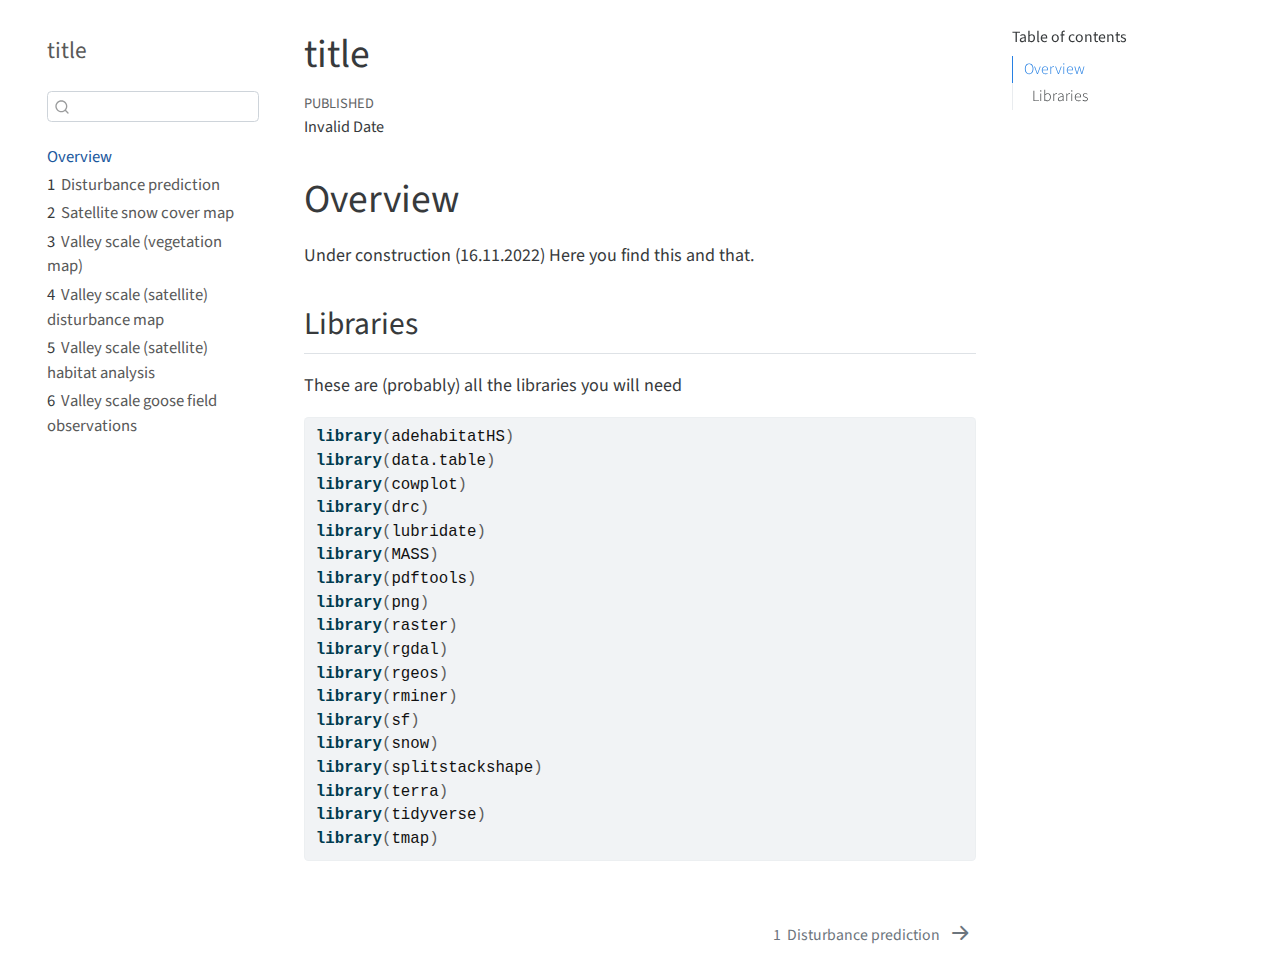
<file: docs/index.html>
<!DOCTYPE html>
<html xmlns="http://www.w3.org/1999/xhtml" lang="en" xml:lang="en"><head>
<meta http-equiv="Content-Type" content="text/html; charset=UTF-8">
<meta charset="utf-8">
<meta name="generator" content="quarto-1.1.251">
<meta name="viewport" content="width=device-width, initial-scale=1.0, user-scalable=yes">
<title>title</title>
<style>
code{white-space: pre-wrap;}
span.smallcaps{font-variant: small-caps;}
div.columns{display: flex; gap: min(4vw, 1.5em);}
div.column{flex: auto; overflow-x: auto;}
div.hanging-indent{margin-left: 1.5em; text-indent: -1.5em;}
ul.task-list{list-style: none;}
ul.task-list li input[type="checkbox"] {
  width: 0.8em;
  margin: 0 0.8em 0.2em -1.6em;
  vertical-align: middle;
}
pre > code.sourceCode { white-space: pre; position: relative; }
pre > code.sourceCode > span { display: inline-block; line-height: 1.25; }
pre > code.sourceCode > span:empty { height: 1.2em; }
.sourceCode { overflow: visible; }
code.sourceCode > span { color: inherit; text-decoration: inherit; }
div.sourceCode { margin: 1em 0; }
pre.sourceCode { margin: 0; }
@media screen {
div.sourceCode { overflow: auto; }
}
@media print {
pre > code.sourceCode { white-space: pre-wrap; }
pre > code.sourceCode > span { text-indent: -5em; padding-left: 5em; }
}
pre.numberSource code
  { counter-reset: source-line 0; }
pre.numberSource code > span
  { position: relative; left: -4em; counter-increment: source-line; }
pre.numberSource code > span > a:first-child::before
  { content: counter(source-line);
    position: relative; left: -1em; text-align: right; vertical-align: baseline;
    border: none; display: inline-block;
    -webkit-touch-callout: none; -webkit-user-select: none;
    -khtml-user-select: none; -moz-user-select: none;
    -ms-user-select: none; user-select: none;
    padding: 0 4px; width: 4em;
    color: #aaaaaa;
  }
pre.numberSource { margin-left: 3em; border-left: 1px solid #aaaaaa;  padding-left: 4px; }
div.sourceCode
  {   }
@media screen {
pre > code.sourceCode > span > a:first-child::before { text-decoration: underline; }
}
code span.al { color: #ff0000; font-weight: bold; } /* Alert */
code span.an { color: #60a0b0; font-weight: bold; font-style: italic; } /* Annotation */
code span.at { color: #7d9029; } /* Attribute */
code span.bn { color: #40a070; } /* BaseN */
code span.bu { color: #008000; } /* BuiltIn */
code span.cf { color: #007020; font-weight: bold; } /* ControlFlow */
code span.ch { color: #4070a0; } /* Char */
code span.cn { color: #880000; } /* Constant */
code span.co { color: #60a0b0; font-style: italic; } /* Comment */
code span.cv { color: #60a0b0; font-weight: bold; font-style: italic; } /* CommentVar */
code span.do { color: #ba2121; font-style: italic; } /* Documentation */
code span.dt { color: #902000; } /* DataType */
code span.dv { color: #40a070; } /* DecVal */
code span.er { color: #ff0000; font-weight: bold; } /* Error */
code span.ex { } /* Extension */
code span.fl { color: #40a070; } /* Float */
code span.fu { color: #06287e; } /* Function */
code span.im { color: #008000; font-weight: bold; } /* Import */
code span.in { color: #60a0b0; font-weight: bold; font-style: italic; } /* Information */
code span.kw { color: #007020; font-weight: bold; } /* Keyword */
code span.op { color: #666666; } /* Operator */
code span.ot { color: #007020; } /* Other */
code span.pp { color: #bc7a00; } /* Preprocessor */
code span.sc { color: #4070a0; } /* SpecialChar */
code span.ss { color: #bb6688; } /* SpecialString */
code span.st { color: #4070a0; } /* String */
code span.va { color: #19177c; } /* Variable */
code span.vs { color: #4070a0; } /* VerbatimString */
code span.wa { color: #60a0b0; font-weight: bold; font-style: italic; } /* Warning */
</style>

<script src="site_libs/quarto-nav/quarto-nav.js"></script>
<script src="site_libs/quarto-nav/headroom.min.js"></script>
<script src="site_libs/clipboard/clipboard.min.js"></script>
<script src="site_libs/quarto-search/autocomplete.umd.js"></script>
<script src="site_libs/quarto-search/fuse.min.js"></script>
<script src="site_libs/quarto-search/quarto-search.js"></script>
<meta name="quarto:offset" content="./">
<link href="./disturbance_prediction.html" rel="next">
<script src="site_libs/quarto-html/quarto.js"></script>
<script src="site_libs/quarto-html/popper.min.js"></script>
<script src="site_libs/quarto-html/tippy.umd.min.js"></script>
<script src="site_libs/quarto-html/anchor.min.js"></script>
<link href="site_libs/quarto-html/tippy.css" rel="stylesheet">
<link href="site_libs/quarto-html/quarto-syntax-highlighting.css" rel="stylesheet" id="quarto-text-highlighting-styles">
<script src="site_libs/bootstrap/bootstrap.min.js"></script>
<link href="site_libs/bootstrap/bootstrap-icons.css" rel="stylesheet">
<link href="site_libs/bootstrap/bootstrap.min.css" rel="stylesheet" id="quarto-bootstrap" data-mode="light"><script id="quarto-search-options" type="application/json">{
  "location": "sidebar",
  "copy-button": false,
  "collapse-after": 3,
  "panel-placement": "start",
  "type": "textbox",
  "limit": 20,
  "language": {
    "search-no-results-text": "No results",
    "search-matching-documents-text": "matching documents",
    "search-copy-link-title": "Copy link to search",
    "search-hide-matches-text": "Hide additional matches",
    "search-more-match-text": "more match in this document",
    "search-more-matches-text": "more matches in this document",
    "search-clear-button-title": "Clear",
    "search-detached-cancel-button-title": "Cancel",
    "search-submit-button-title": "Submit"
  }
}</script>
</head>
<body class="nav-sidebar floating">

<div id="quarto-search-results"></div>
  <header id="quarto-header" class="headroom fixed-top"><nav class="quarto-secondary-nav" data-bs-toggle="collapse" data-bs-target="#quarto-sidebar" aria-controls="quarto-sidebar" aria-expanded="false" aria-label="Toggle sidebar navigation" onclick="if (window.quartoToggleHeadroom) { window.quartoToggleHeadroom(); }"><div class="container-fluid d-flex justify-content-between">
      <h1 class="quarto-secondary-nav-title">title</h1>
      <button type="button" class="quarto-btn-toggle btn" aria-label="Show secondary navigation">
        <i class="bi bi-chevron-right"></i>
      </button>
    </div>
  </nav></header><!-- content --><div id="quarto-content" class="quarto-container page-columns page-rows-contents page-layout-article">
<!-- sidebar -->
  <nav id="quarto-sidebar" class="sidebar collapse sidebar-navigation floating overflow-auto"><div class="pt-lg-2 mt-2 text-left sidebar-header">
    <div class="sidebar-title mb-0 py-0">
      <a href="./">title</a> 
    </div>
      </div>
      <div class="mt-2 flex-shrink-0 align-items-center">
        <div class="sidebar-search">
        <div id="quarto-search" class="" title="Search"></div>
        </div>
      </div>
    <div class="sidebar-menu-container"> 
    <ul class="list-unstyled mt-1">
<li class="sidebar-item">
  <div class="sidebar-item-container"> 
  <a href="./index.html" class="sidebar-item-text sidebar-link active">Overview</a>
  </div>
</li>
        <li class="sidebar-item">
  <div class="sidebar-item-container"> 
  <a href="./disturbance_prediction.html" class="sidebar-item-text sidebar-link"><span class="chapter-number">1</span>&nbsp; <span class="chapter-title">Disturbance prediction</span></a>
  </div>
</li>
        <li class="sidebar-item">
  <div class="sidebar-item-container"> 
  <a href="./satellite_snowcover_map.html" class="sidebar-item-text sidebar-link"><span class="chapter-number">2</span>&nbsp; <span class="chapter-title">Satellite snow cover map</span></a>
  </div>
</li>
        <li class="sidebar-item">
  <div class="sidebar-item-container"> 
  <a href="./satellite_vegetation_map.html" class="sidebar-item-text sidebar-link"><span class="chapter-number">3</span>&nbsp; <span class="chapter-title">Valley scale (vegetation map)</span></a>
  </div>
</li>
        <li class="sidebar-item">
  <div class="sidebar-item-container"> 
  <a href="./valley_scale_disturbance_map.html" class="sidebar-item-text sidebar-link"><span class="chapter-number">4</span>&nbsp; <span class="chapter-title">Valley scale (satellite) disturbance map</span></a>
  </div>
</li>
        <li class="sidebar-item">
  <div class="sidebar-item-container"> 
  <a href="./valley_scale_telemetry_habitat.html" class="sidebar-item-text sidebar-link"><span class="chapter-number">5</span>&nbsp; <span class="chapter-title">Valley scale (satellite) habitat analysis</span></a>
  </div>
</li>
        <li class="sidebar-item">
  <div class="sidebar-item-container"> 
  <a href="./valley_scale_observation.html" class="sidebar-item-text sidebar-link"><span class="chapter-number">6</span>&nbsp; <span class="chapter-title">Valley scale goose field observations</span></a>
  </div>
</li>
    </ul>
</div>
</nav><!-- margin-sidebar --><div id="quarto-margin-sidebar" class="sidebar margin-sidebar">
        <nav id="TOC" role="doc-toc" class="toc-active"><h2 id="toc-title">Table of contents</h2>
   
  <ul>
<li>
<a href="#overview" id="toc-overview" class="nav-link active" data-scroll-target="#overview">Overview</a>
  <ul class="collapse">
<li><a href="#libraries" id="toc-libraries" class="nav-link" data-scroll-target="#libraries">Libraries</a></li>
  </ul>
</li>
  </ul></nav>
    </div>
<!-- main -->
<main class="content" id="quarto-document-content"><header id="title-block-header" class="quarto-title-block default"><div class="quarto-title">
<h1 class="title d-none d-lg-block">title</h1>
</div>



<div class="quarto-title-meta">

    
    <div>
    <div class="quarto-title-meta-heading">Published</div>
    <div class="quarto-title-meta-contents">
      <p class="date">Invalid Date</p>
    </div>
  </div>
    
  </div>
  

</header><section id="overview" class="level1 unnumbered"><h1 class="unnumbered">Overview</h1>
<p>Under construction (16.11.2022) Here you find this and that.</p>
<section id="libraries" class="level2"><h2 class="anchored" data-anchor-id="libraries">Libraries</h2>
<p>These are (probably) all the libraries you will need</p>
<div class="cell">
<div class="sourceCode" id="cb1"><pre class="downlit sourceCode r code-with-copy"><code class="sourceCode R"><span><span class="kw"><a href="https://rdrr.io/r/base/library.html">library</a></span><span class="op">(</span><span class="va">adehabitatHS</span><span class="op">)</span></span>
<span><span class="kw"><a href="https://rdrr.io/r/base/library.html">library</a></span><span class="op">(</span><span class="va"><a href="https://r-datatable.com">data.table</a></span><span class="op">)</span></span>
<span><span class="kw"><a href="https://rdrr.io/r/base/library.html">library</a></span><span class="op">(</span><span class="va"><a href="https://wilkelab.org/cowplot/">cowplot</a></span><span class="op">)</span></span>
<span><span class="kw"><a href="https://rdrr.io/r/base/library.html">library</a></span><span class="op">(</span><span class="va"><a href="http://www.r-project.org">drc</a></span><span class="op">)</span></span>
<span><span class="kw"><a href="https://rdrr.io/r/base/library.html">library</a></span><span class="op">(</span><span class="va"><a href="https://lubridate.tidyverse.org">lubridate</a></span><span class="op">)</span></span>
<span><span class="kw"><a href="https://rdrr.io/r/base/library.html">library</a></span><span class="op">(</span><span class="va"><a href="http://www.stats.ox.ac.uk/pub/MASS4/">MASS</a></span><span class="op">)</span></span>
<span><span class="kw"><a href="https://rdrr.io/r/base/library.html">library</a></span><span class="op">(</span><span class="va"><a href="https://docs.ropensci.org/pdftools/">pdftools</a></span><span class="op">)</span></span>
<span><span class="kw"><a href="https://rdrr.io/r/base/library.html">library</a></span><span class="op">(</span><span class="va"><a href="http://www.rforge.net/png/">png</a></span><span class="op">)</span></span>
<span><span class="kw"><a href="https://rdrr.io/r/base/library.html">library</a></span><span class="op">(</span><span class="va"><a href="https://rspatial.org/raster">raster</a></span><span class="op">)</span></span>
<span><span class="kw"><a href="https://rdrr.io/r/base/library.html">library</a></span><span class="op">(</span><span class="va"><a href="http://rgdal.r-forge.r-project.org">rgdal</a></span><span class="op">)</span></span>
<span><span class="kw"><a href="https://rdrr.io/r/base/library.html">library</a></span><span class="op">(</span><span class="va"><a href="https://r-forge.r-project.org/projects/rgeos/">rgeos</a></span><span class="op">)</span></span>
<span><span class="kw"><a href="https://rdrr.io/r/base/library.html">library</a></span><span class="op">(</span><span class="va"><a href="https://cran.r-project.org/package=rminer">rminer</a></span><span class="op">)</span></span>
<span><span class="kw"><a href="https://rdrr.io/r/base/library.html">library</a></span><span class="op">(</span><span class="va"><a href="https://r-spatial.github.io/sf/">sf</a></span><span class="op">)</span></span>
<span><span class="kw"><a href="https://rdrr.io/r/base/library.html">library</a></span><span class="op">(</span><span class="va">snow</span><span class="op">)</span></span>
<span><span class="kw"><a href="https://rdrr.io/r/base/library.html">library</a></span><span class="op">(</span><span class="va"><a href="http://github.com/mrdwab/splitstackshape">splitstackshape</a></span><span class="op">)</span></span>
<span><span class="kw"><a href="https://rdrr.io/r/base/library.html">library</a></span><span class="op">(</span><span class="va"><a href="https://rspatial.org/terra/">terra</a></span><span class="op">)</span></span>
<span><span class="kw"><a href="https://rdrr.io/r/base/library.html">library</a></span><span class="op">(</span><span class="va"><a href="https://tidyverse.tidyverse.org">tidyverse</a></span><span class="op">)</span></span>
<span><span class="kw"><a href="https://rdrr.io/r/base/library.html">library</a></span><span class="op">(</span><span class="va"><a href="https://github.com/r-tmap/tmap">tmap</a></span><span class="op">)</span></span></code><button title="Copy to Clipboard" class="code-copy-button"><i class="bi"></i></button></pre></div>
</div>


</section></section></main><!-- /main --><script id="quarto-html-after-body" type="application/javascript">
window.document.addEventListener("DOMContentLoaded", function (event) {
  const toggleBodyColorMode = (bsSheetEl) => {
    const mode = bsSheetEl.getAttribute("data-mode");
    const bodyEl = window.document.querySelector("body");
    if (mode === "dark") {
      bodyEl.classList.add("quarto-dark");
      bodyEl.classList.remove("quarto-light");
    } else {
      bodyEl.classList.add("quarto-light");
      bodyEl.classList.remove("quarto-dark");
    }
  }
  const toggleBodyColorPrimary = () => {
    const bsSheetEl = window.document.querySelector("link#quarto-bootstrap");
    if (bsSheetEl) {
      toggleBodyColorMode(bsSheetEl);
    }
  }
  toggleBodyColorPrimary();  
  const icon = "";
  const anchorJS = new window.AnchorJS();
  anchorJS.options = {
    placement: 'right',
    icon: icon
  };
  anchorJS.add('.anchored');
  const clipboard = new window.ClipboardJS('.code-copy-button', {
    target: function(trigger) {
      return trigger.previousElementSibling;
    }
  });
  clipboard.on('success', function(e) {
    // button target
    const button = e.trigger;
    // don't keep focus
    button.blur();
    // flash "checked"
    button.classList.add('code-copy-button-checked');
    var currentTitle = button.getAttribute("title");
    button.setAttribute("title", "Copied!");
    setTimeout(function() {
      button.setAttribute("title", currentTitle);
      button.classList.remove('code-copy-button-checked');
    }, 1000);
    // clear code selection
    e.clearSelection();
  });
  function tippyHover(el, contentFn) {
    const config = {
      allowHTML: true,
      content: contentFn,
      maxWidth: 500,
      delay: 100,
      arrow: false,
      appendTo: function(el) {
          return el.parentElement;
      },
      interactive: true,
      interactiveBorder: 10,
      theme: 'quarto',
      placement: 'bottom-start'
    };
    window.tippy(el, config); 
  }
  const noterefs = window.document.querySelectorAll('a[role="doc-noteref"]');
  for (var i=0; i<noterefs.length; i++) {
    const ref = noterefs[i];
    tippyHover(ref, function() {
      // use id or data attribute instead here
      let href = ref.getAttribute('data-footnote-href') || ref.getAttribute('href');
      try { href = new URL(href).hash; } catch {}
      const id = href.replace(/^#\/?/, "");
      const note = window.document.getElementById(id);
      return note.innerHTML;
    });
  }
  var bibliorefs = window.document.querySelectorAll('a[role="doc-biblioref"]');
  for (var i=0; i<bibliorefs.length; i++) {
    const ref = bibliorefs[i];
    const cites = ref.parentNode.getAttribute('data-cites').split(' ');
    tippyHover(ref, function() {
      var popup = window.document.createElement('div');
      cites.forEach(function(cite) {
        var citeDiv = window.document.createElement('div');
        citeDiv.classList.add('hanging-indent');
        citeDiv.classList.add('csl-entry');
        var biblioDiv = window.document.getElementById('ref-' + cite);
        if (biblioDiv) {
          citeDiv.innerHTML = biblioDiv.innerHTML;
        }
        popup.appendChild(citeDiv);
      });
      return popup.innerHTML;
    });
  }
});
</script><nav class="page-navigation"><div class="nav-page nav-page-previous">
  </div>
  <div class="nav-page nav-page-next">
      <a href="./disturbance_prediction.html" class="pagination-link">
        <span class="nav-page-text"><span class="chapter-number">1</span>&nbsp; <span class="chapter-title">Disturbance prediction</span></span> <i class="bi bi-arrow-right-short"></i>
      </a>
  </div>
</nav>
</div> <!-- /content -->



</body></html>
</file>
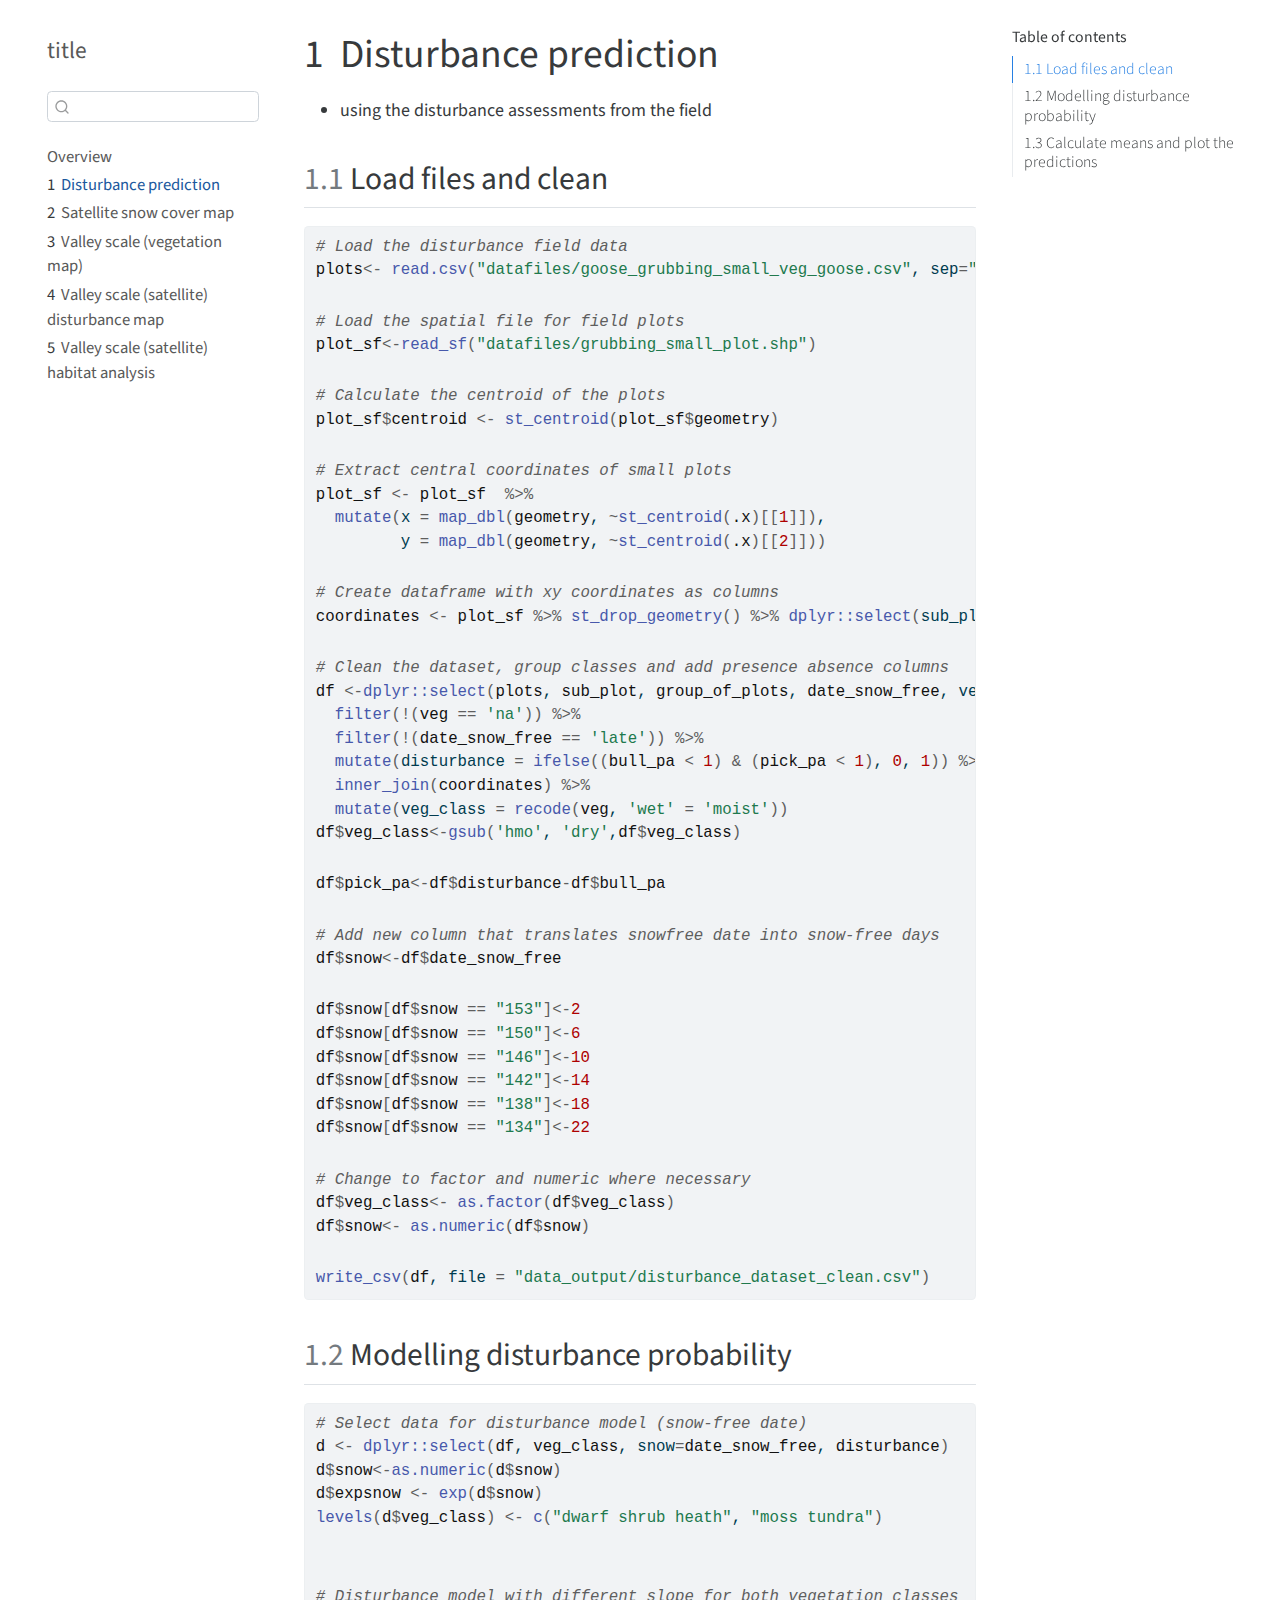
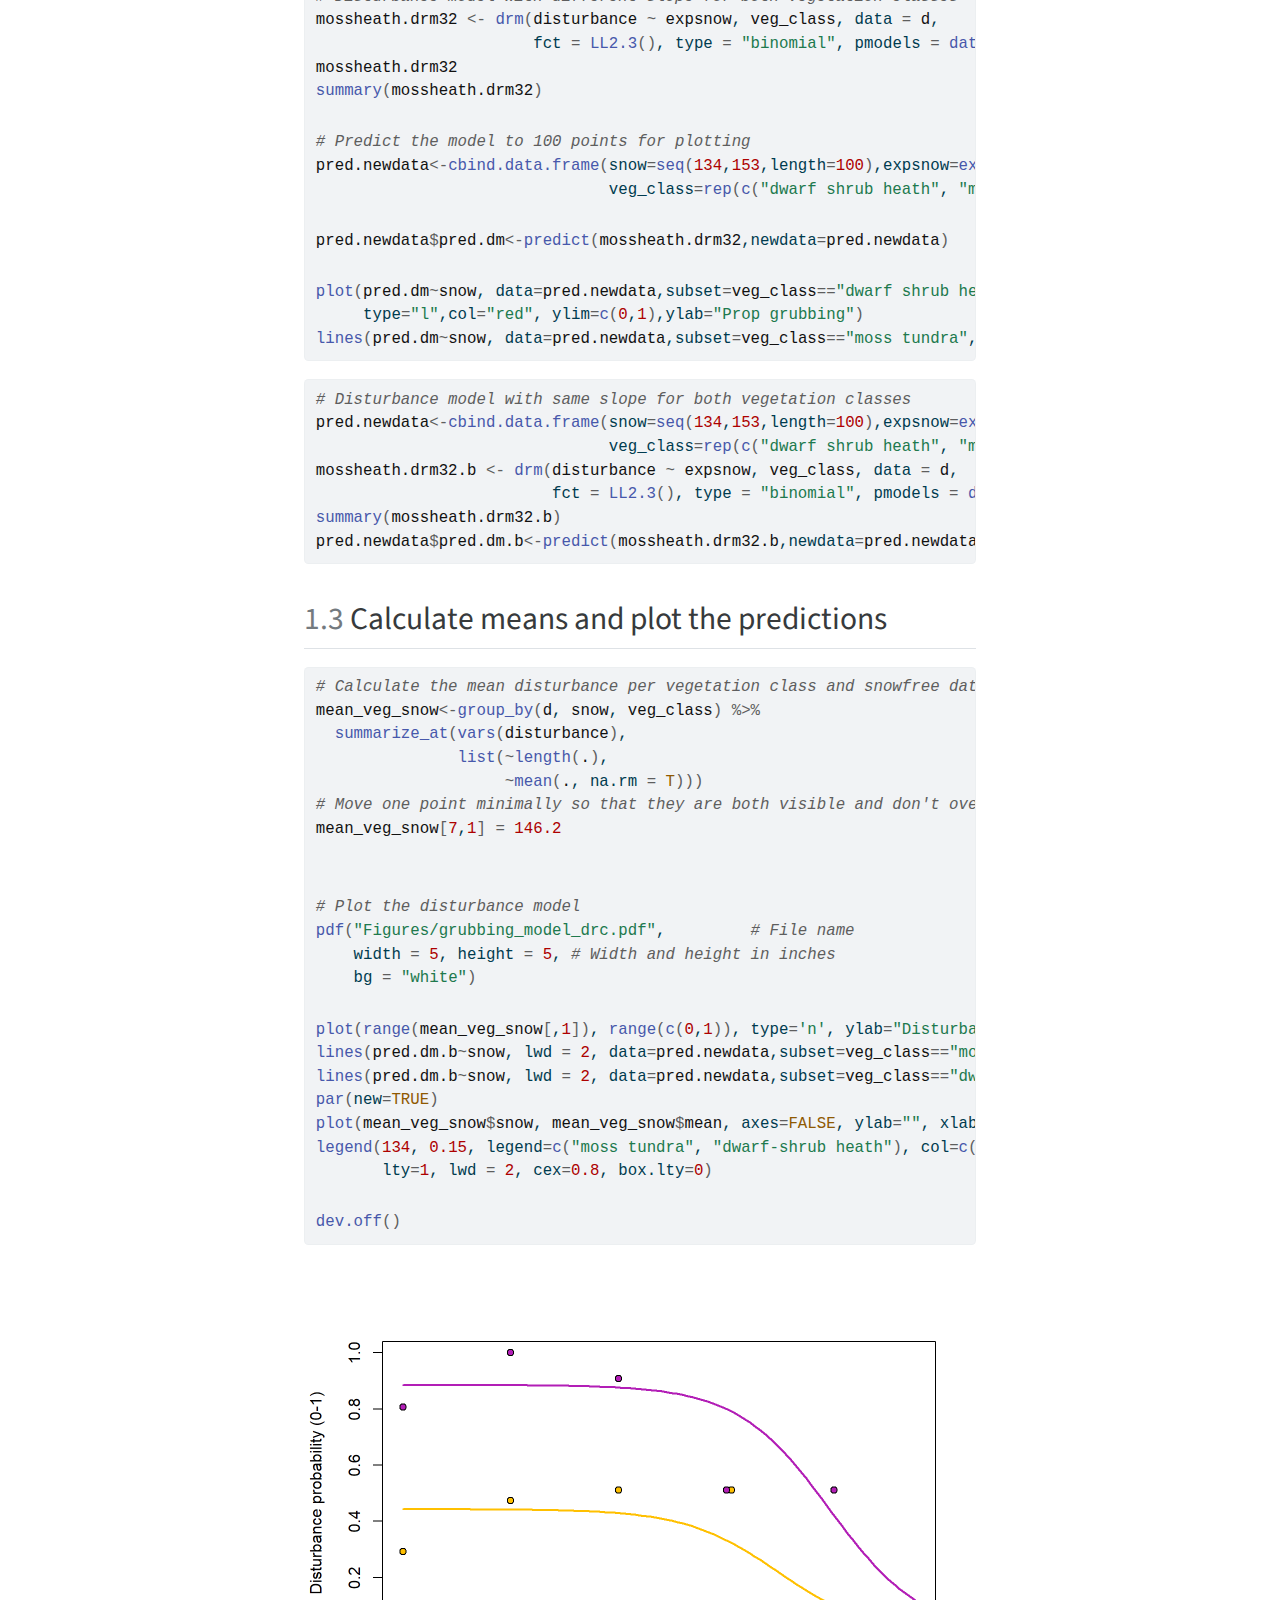
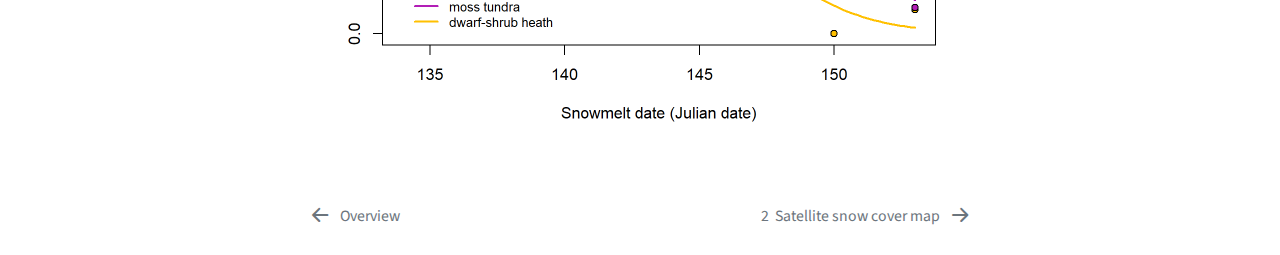
<file: docs/disturbance_prediction.html>
<!DOCTYPE html>
<html xmlns="http://www.w3.org/1999/xhtml" lang="en" xml:lang="en"><head>
<meta http-equiv="Content-Type" content="text/html; charset=UTF-8">
<meta charset="utf-8">
<meta name="generator" content="quarto-1.1.251">
<meta name="viewport" content="width=device-width, initial-scale=1.0, user-scalable=yes">
<title>title - 1&nbsp; Disturbance prediction</title>
<style>
code{white-space: pre-wrap;}
span.smallcaps{font-variant: small-caps;}
div.columns{display: flex; gap: min(4vw, 1.5em);}
div.column{flex: auto; overflow-x: auto;}
div.hanging-indent{margin-left: 1.5em; text-indent: -1.5em;}
ul.task-list{list-style: none;}
ul.task-list li input[type="checkbox"] {
  width: 0.8em;
  margin: 0 0.8em 0.2em -1.6em;
  vertical-align: middle;
}
pre > code.sourceCode { white-space: pre; position: relative; }
pre > code.sourceCode > span { display: inline-block; line-height: 1.25; }
pre > code.sourceCode > span:empty { height: 1.2em; }
.sourceCode { overflow: visible; }
code.sourceCode > span { color: inherit; text-decoration: inherit; }
div.sourceCode { margin: 1em 0; }
pre.sourceCode { margin: 0; }
@media screen {
div.sourceCode { overflow: auto; }
}
@media print {
pre > code.sourceCode { white-space: pre-wrap; }
pre > code.sourceCode > span { text-indent: -5em; padding-left: 5em; }
}
pre.numberSource code
  { counter-reset: source-line 0; }
pre.numberSource code > span
  { position: relative; left: -4em; counter-increment: source-line; }
pre.numberSource code > span > a:first-child::before
  { content: counter(source-line);
    position: relative; left: -1em; text-align: right; vertical-align: baseline;
    border: none; display: inline-block;
    -webkit-touch-callout: none; -webkit-user-select: none;
    -khtml-user-select: none; -moz-user-select: none;
    -ms-user-select: none; user-select: none;
    padding: 0 4px; width: 4em;
    color: #aaaaaa;
  }
pre.numberSource { margin-left: 3em; border-left: 1px solid #aaaaaa;  padding-left: 4px; }
div.sourceCode
  {   }
@media screen {
pre > code.sourceCode > span > a:first-child::before { text-decoration: underline; }
}
code span.al { color: #ff0000; font-weight: bold; } /* Alert */
code span.an { color: #60a0b0; font-weight: bold; font-style: italic; } /* Annotation */
code span.at { color: #7d9029; } /* Attribute */
code span.bn { color: #40a070; } /* BaseN */
code span.bu { color: #008000; } /* BuiltIn */
code span.cf { color: #007020; font-weight: bold; } /* ControlFlow */
code span.ch { color: #4070a0; } /* Char */
code span.cn { color: #880000; } /* Constant */
code span.co { color: #60a0b0; font-style: italic; } /* Comment */
code span.cv { color: #60a0b0; font-weight: bold; font-style: italic; } /* CommentVar */
code span.do { color: #ba2121; font-style: italic; } /* Documentation */
code span.dt { color: #902000; } /* DataType */
code span.dv { color: #40a070; } /* DecVal */
code span.er { color: #ff0000; font-weight: bold; } /* Error */
code span.ex { } /* Extension */
code span.fl { color: #40a070; } /* Float */
code span.fu { color: #06287e; } /* Function */
code span.im { color: #008000; font-weight: bold; } /* Import */
code span.in { color: #60a0b0; font-weight: bold; font-style: italic; } /* Information */
code span.kw { color: #007020; font-weight: bold; } /* Keyword */
code span.op { color: #666666; } /* Operator */
code span.ot { color: #007020; } /* Other */
code span.pp { color: #bc7a00; } /* Preprocessor */
code span.sc { color: #4070a0; } /* SpecialChar */
code span.ss { color: #bb6688; } /* SpecialString */
code span.st { color: #4070a0; } /* String */
code span.va { color: #19177c; } /* Variable */
code span.vs { color: #4070a0; } /* VerbatimString */
code span.wa { color: #60a0b0; font-weight: bold; font-style: italic; } /* Warning */
</style>

<script src="site_libs/quarto-nav/quarto-nav.js"></script>
<script src="site_libs/quarto-nav/headroom.min.js"></script>
<script src="site_libs/clipboard/clipboard.min.js"></script>
<script src="site_libs/quarto-search/autocomplete.umd.js"></script>
<script src="site_libs/quarto-search/fuse.min.js"></script>
<script src="site_libs/quarto-search/quarto-search.js"></script>
<meta name="quarto:offset" content="./">
<link href="./satellite_snowcover_map.html" rel="next">
<link href="./index.html" rel="prev">
<script src="site_libs/quarto-html/quarto.js"></script>
<script src="site_libs/quarto-html/popper.min.js"></script>
<script src="site_libs/quarto-html/tippy.umd.min.js"></script>
<script src="site_libs/quarto-html/anchor.min.js"></script>
<link href="site_libs/quarto-html/tippy.css" rel="stylesheet">
<link href="site_libs/quarto-html/quarto-syntax-highlighting.css" rel="stylesheet" id="quarto-text-highlighting-styles">
<script src="site_libs/bootstrap/bootstrap.min.js"></script>
<link href="site_libs/bootstrap/bootstrap-icons.css" rel="stylesheet">
<link href="site_libs/bootstrap/bootstrap.min.css" rel="stylesheet" id="quarto-bootstrap" data-mode="light"><script id="quarto-search-options" type="application/json">{
  "location": "sidebar",
  "copy-button": false,
  "collapse-after": 3,
  "panel-placement": "start",
  "type": "textbox",
  "limit": 20,
  "language": {
    "search-no-results-text": "No results",
    "search-matching-documents-text": "matching documents",
    "search-copy-link-title": "Copy link to search",
    "search-hide-matches-text": "Hide additional matches",
    "search-more-match-text": "more match in this document",
    "search-more-matches-text": "more matches in this document",
    "search-clear-button-title": "Clear",
    "search-detached-cancel-button-title": "Cancel",
    "search-submit-button-title": "Submit"
  }
}</script>
</head>
<body class="nav-sidebar floating">

<div id="quarto-search-results"></div>
  <header id="quarto-header" class="headroom fixed-top"><nav class="quarto-secondary-nav" data-bs-toggle="collapse" data-bs-target="#quarto-sidebar" aria-controls="quarto-sidebar" aria-expanded="false" aria-label="Toggle sidebar navigation" onclick="if (window.quartoToggleHeadroom) { window.quartoToggleHeadroom(); }"><div class="container-fluid d-flex justify-content-between">
      <h1 class="quarto-secondary-nav-title">
<span class="chapter-number">1</span>&nbsp; <span class="chapter-title">Disturbance prediction</span>
</h1>
      <button type="button" class="quarto-btn-toggle btn" aria-label="Show secondary navigation">
        <i class="bi bi-chevron-right"></i>
      </button>
    </div>
  </nav></header><!-- content --><div id="quarto-content" class="quarto-container page-columns page-rows-contents page-layout-article">
<!-- sidebar -->
  <nav id="quarto-sidebar" class="sidebar collapse sidebar-navigation floating overflow-auto"><div class="pt-lg-2 mt-2 text-left sidebar-header">
    <div class="sidebar-title mb-0 py-0">
      <a href="./">title</a> 
    </div>
      </div>
      <div class="mt-2 flex-shrink-0 align-items-center">
        <div class="sidebar-search">
        <div id="quarto-search" class="" title="Search"></div>
        </div>
      </div>
    <div class="sidebar-menu-container"> 
    <ul class="list-unstyled mt-1">
<li class="sidebar-item">
  <div class="sidebar-item-container"> 
  <a href="./index.html" class="sidebar-item-text sidebar-link">Overview</a>
  </div>
</li>
        <li class="sidebar-item">
  <div class="sidebar-item-container"> 
  <a href="./disturbance_prediction.html" class="sidebar-item-text sidebar-link active"><span class="chapter-number">1</span>&nbsp; <span class="chapter-title">Disturbance prediction</span></a>
  </div>
</li>
        <li class="sidebar-item">
  <div class="sidebar-item-container"> 
  <a href="./satellite_snowcover_map.html" class="sidebar-item-text sidebar-link"><span class="chapter-number">2</span>&nbsp; <span class="chapter-title">Satellite snow cover map</span></a>
  </div>
</li>
        <li class="sidebar-item">
  <div class="sidebar-item-container"> 
  <a href="./satellite_vegetation_map.html" class="sidebar-item-text sidebar-link"><span class="chapter-number">3</span>&nbsp; <span class="chapter-title">Valley scale (vegetation map)</span></a>
  </div>
</li>
        <li class="sidebar-item">
  <div class="sidebar-item-container"> 
  <a href="./valley_scale_disturbance_map.html" class="sidebar-item-text sidebar-link"><span class="chapter-number">4</span>&nbsp; <span class="chapter-title">Valley scale (satellite) disturbance map</span></a>
  </div>
</li>
        <li class="sidebar-item">
  <div class="sidebar-item-container"> 
  <a href="./valley_scale_telemetry_habitat.html" class="sidebar-item-text sidebar-link"><span class="chapter-number">5</span>&nbsp; <span class="chapter-title">Valley scale (satellite) habitat analysis</span></a>
  </div>
</li>
    </ul>
</div>
</nav><!-- margin-sidebar --><div id="quarto-margin-sidebar" class="sidebar margin-sidebar">
        <nav id="TOC" role="doc-toc" class="toc-active"><h2 id="toc-title">Table of contents</h2>
   
  <ul>
<li><a href="#load-files-and-clean" id="toc-load-files-and-clean" class="nav-link active" data-scroll-target="#load-files-and-clean"><span class="toc-section-number">1.1</span>  Load files and clean</a></li>
  <li><a href="#modelling-disturbance-probability" id="toc-modelling-disturbance-probability" class="nav-link" data-scroll-target="#modelling-disturbance-probability"><span class="toc-section-number">1.2</span>  Modelling disturbance probability</a></li>
  <li><a href="#calculate-means-and-plot-the-predictions" id="toc-calculate-means-and-plot-the-predictions" class="nav-link" data-scroll-target="#calculate-means-and-plot-the-predictions"><span class="toc-section-number">1.3</span>  Calculate means and plot the predictions</a></li>
  </ul></nav>
    </div>
<!-- main -->
<main class="content" id="quarto-document-content"><header id="title-block-header" class="quarto-title-block default"><div class="quarto-title">
<h1 class="title d-none d-lg-block">
<span class="chapter-number">1</span>&nbsp; <span class="chapter-title">Disturbance prediction</span>
</h1>
</div>



<div class="quarto-title-meta">

    
    
  </div>
  

</header><ul>
<li>using the disturbance assessments from the field</li>
</ul>
<div class="cell">

</div>
<section id="load-files-and-clean" class="level2" data-number="1.1"><h2 data-number="1.1" class="anchored" data-anchor-id="load-files-and-clean">
<span class="header-section-number">1.1</span> Load files and clean</h2>
<div class="cell">
<div class="sourceCode" id="cb1"><pre class="downlit sourceCode r code-with-copy"><code class="sourceCode R"><span><span class="co"># Load the disturbance field data</span></span>
<span><span class="va">plots</span><span class="op">&lt;-</span> <span class="fu"><a href="https://rdrr.io/r/utils/read.table.html">read.csv</a></span><span class="op">(</span><span class="st">"datafiles/goose_grubbing_small_veg_goose.csv"</span>, sep<span class="op">=</span><span class="st">";"</span><span class="op">)</span></span>
<span></span>
<span><span class="co"># Load the spatial file for field plots</span></span>
<span><span class="va">plot_sf</span><span class="op">&lt;-</span><span class="fu">read_sf</span><span class="op">(</span><span class="st">"datafiles/grubbing_small_plot.shp"</span><span class="op">)</span></span>
<span></span>
<span><span class="co"># Calculate the centroid of the plots</span></span>
<span><span class="va">plot_sf</span><span class="op">$</span><span class="va">centroid</span> <span class="op">&lt;-</span> <span class="fu">st_centroid</span><span class="op">(</span><span class="va">plot_sf</span><span class="op">$</span><span class="va">geometry</span><span class="op">)</span></span>
<span></span>
<span><span class="co"># Extract central coordinates of small plots</span></span>
<span><span class="va">plot_sf</span> <span class="op">&lt;-</span> <span class="va">plot_sf</span>  <span class="op">%&gt;%</span> </span>
<span>  <span class="fu">mutate</span><span class="op">(</span>x <span class="op">=</span> <span class="fu">map_dbl</span><span class="op">(</span><span class="va">geometry</span>, <span class="op">~</span><span class="fu">st_centroid</span><span class="op">(</span><span class="va">.x</span><span class="op">)</span><span class="op">[[</span><span class="fl">1</span><span class="op">]</span><span class="op">]</span><span class="op">)</span>,</span>
<span>         y <span class="op">=</span> <span class="fu">map_dbl</span><span class="op">(</span><span class="va">geometry</span>, <span class="op">~</span><span class="fu">st_centroid</span><span class="op">(</span><span class="va">.x</span><span class="op">)</span><span class="op">[[</span><span class="fl">2</span><span class="op">]</span><span class="op">]</span><span class="op">)</span><span class="op">)</span></span>
<span></span>
<span><span class="co"># Create dataframe with xy coordinates as columns</span></span>
<span><span class="va">coordinates</span> <span class="op">&lt;-</span> <span class="va">plot_sf</span> <span class="op">%&gt;%</span> <span class="fu">st_drop_geometry</span><span class="op">(</span><span class="op">)</span> <span class="op">%&gt;%</span> <span class="fu">dplyr</span><span class="fu">::</span><span class="fu"><a href="https://dplyr.tidyverse.org/reference/select.html">select</a></span><span class="op">(</span>sub_plot<span class="op">=</span><span class="va">Name</span>,<span class="va">x</span>,<span class="va">y</span><span class="op">)</span></span>
<span></span>
<span><span class="co"># Clean the dataset, group classes and add presence absence columns</span></span>
<span><span class="va">df</span> <span class="op">&lt;-</span><span class="fu">dplyr</span><span class="fu">::</span><span class="fu"><a href="https://dplyr.tidyverse.org/reference/select.html">select</a></span><span class="op">(</span><span class="va">plots</span>, <span class="va">sub_plot</span>, <span class="va">group_of_plots</span>, <span class="va">date_snow_free</span>, veg <span class="op">=</span><span class="va">field_class_vier</span>, <span class="va">bull_pa</span>, <span class="va">pick_pa</span>, <span class="va">date_disturbance</span><span class="op">)</span> <span class="op">%&gt;%</span> </span>
<span>  <span class="fu"><a href="https://rdrr.io/r/stats/filter.html">filter</a></span><span class="op">(</span><span class="op">!</span><span class="op">(</span><span class="va">veg</span> <span class="op">==</span> <span class="st">'na'</span><span class="op">)</span><span class="op">)</span> <span class="op">%&gt;%</span></span>
<span>  <span class="fu"><a href="https://rdrr.io/r/stats/filter.html">filter</a></span><span class="op">(</span><span class="op">!</span><span class="op">(</span><span class="va">date_snow_free</span> <span class="op">==</span> <span class="st">'late'</span><span class="op">)</span><span class="op">)</span> <span class="op">%&gt;%</span></span>
<span>  <span class="fu">mutate</span><span class="op">(</span>disturbance <span class="op">=</span> <span class="fu"><a href="https://rdrr.io/r/base/ifelse.html">ifelse</a></span><span class="op">(</span><span class="op">(</span><span class="va">bull_pa</span> <span class="op">&lt;</span> <span class="fl">1</span><span class="op">)</span> <span class="op">&amp;</span> <span class="op">(</span><span class="va">pick_pa</span> <span class="op">&lt;</span> <span class="fl">1</span><span class="op">)</span>, <span class="fl">0</span>, <span class="fl">1</span><span class="op">)</span><span class="op">)</span> <span class="op">%&gt;%</span></span>
<span>  <span class="fu">inner_join</span><span class="op">(</span><span class="va">coordinates</span><span class="op">)</span> <span class="op">%&gt;%</span> </span>
<span>  <span class="fu">mutate</span><span class="op">(</span>veg_class <span class="op">=</span> <span class="fu">recode</span><span class="op">(</span><span class="va">veg</span>, <span class="st">'wet'</span> <span class="op">=</span> <span class="st">'moist'</span><span class="op">)</span><span class="op">)</span></span>
<span><span class="va">df</span><span class="op">$</span><span class="va">veg_class</span><span class="op">&lt;-</span><span class="fu"><a href="https://rdrr.io/r/base/grep.html">gsub</a></span><span class="op">(</span><span class="st">'hmo'</span>, <span class="st">'dry'</span>,<span class="va">df</span><span class="op">$</span><span class="va">veg_class</span><span class="op">)</span></span>
<span></span>
<span><span class="va">df</span><span class="op">$</span><span class="va">pick_pa</span><span class="op">&lt;-</span><span class="va">df</span><span class="op">$</span><span class="va">disturbance</span><span class="op">-</span><span class="va">df</span><span class="op">$</span><span class="va">bull_pa</span></span>
<span></span>
<span><span class="co"># Add new column that translates snowfree date into snow-free days</span></span>
<span><span class="va">df</span><span class="op">$</span><span class="va">snow</span><span class="op">&lt;-</span><span class="va">df</span><span class="op">$</span><span class="va">date_snow_free</span></span>
<span></span>
<span><span class="va">df</span><span class="op">$</span><span class="va">snow</span><span class="op">[</span><span class="va">df</span><span class="op">$</span><span class="va">snow</span> <span class="op">==</span> <span class="st">"153"</span><span class="op">]</span><span class="op">&lt;-</span><span class="fl">2</span></span>
<span><span class="va">df</span><span class="op">$</span><span class="va">snow</span><span class="op">[</span><span class="va">df</span><span class="op">$</span><span class="va">snow</span> <span class="op">==</span> <span class="st">"150"</span><span class="op">]</span><span class="op">&lt;-</span><span class="fl">6</span></span>
<span><span class="va">df</span><span class="op">$</span><span class="va">snow</span><span class="op">[</span><span class="va">df</span><span class="op">$</span><span class="va">snow</span> <span class="op">==</span> <span class="st">"146"</span><span class="op">]</span><span class="op">&lt;-</span><span class="fl">10</span></span>
<span><span class="va">df</span><span class="op">$</span><span class="va">snow</span><span class="op">[</span><span class="va">df</span><span class="op">$</span><span class="va">snow</span> <span class="op">==</span> <span class="st">"142"</span><span class="op">]</span><span class="op">&lt;-</span><span class="fl">14</span></span>
<span><span class="va">df</span><span class="op">$</span><span class="va">snow</span><span class="op">[</span><span class="va">df</span><span class="op">$</span><span class="va">snow</span> <span class="op">==</span> <span class="st">"138"</span><span class="op">]</span><span class="op">&lt;-</span><span class="fl">18</span></span>
<span><span class="va">df</span><span class="op">$</span><span class="va">snow</span><span class="op">[</span><span class="va">df</span><span class="op">$</span><span class="va">snow</span> <span class="op">==</span> <span class="st">"134"</span><span class="op">]</span><span class="op">&lt;-</span><span class="fl">22</span></span>
<span></span>
<span><span class="co"># Change to factor and numeric where necessary</span></span>
<span><span class="va">df</span><span class="op">$</span><span class="va">veg_class</span><span class="op">&lt;-</span> <span class="fu"><a href="https://rdrr.io/r/base/factor.html">as.factor</a></span><span class="op">(</span><span class="va">df</span><span class="op">$</span><span class="va">veg_class</span><span class="op">)</span></span>
<span><span class="va">df</span><span class="op">$</span><span class="va">snow</span><span class="op">&lt;-</span> <span class="fu"><a href="https://rdrr.io/r/base/numeric.html">as.numeric</a></span><span class="op">(</span><span class="va">df</span><span class="op">$</span><span class="va">snow</span><span class="op">)</span></span>
<span></span>
<span><span class="fu">write_csv</span><span class="op">(</span><span class="va">df</span>, file <span class="op">=</span> <span class="st">"data_output/disturbance_dataset_clean.csv"</span><span class="op">)</span></span></code><button title="Copy to Clipboard" class="code-copy-button"><i class="bi"></i></button></pre></div>
</div>
</section><section id="modelling-disturbance-probability" class="level2" data-number="1.2"><h2 data-number="1.2" class="anchored" data-anchor-id="modelling-disturbance-probability">
<span class="header-section-number">1.2</span> Modelling disturbance probability</h2>
<div class="cell">
<div class="sourceCode" id="cb2"><pre class="downlit sourceCode r code-with-copy"><code class="sourceCode R"><span><span class="co"># Select data for disturbance model (snow-free date)</span></span>
<span><span class="va">d</span> <span class="op">&lt;-</span> <span class="fu">dplyr</span><span class="fu">::</span><span class="fu"><a href="https://dplyr.tidyverse.org/reference/select.html">select</a></span><span class="op">(</span><span class="va">df</span>, <span class="va">veg_class</span>, snow<span class="op">=</span><span class="va">date_snow_free</span>, <span class="va">disturbance</span><span class="op">)</span></span>
<span><span class="va">d</span><span class="op">$</span><span class="va">snow</span><span class="op">&lt;-</span><span class="fu"><a href="https://rdrr.io/r/base/numeric.html">as.numeric</a></span><span class="op">(</span><span class="va">d</span><span class="op">$</span><span class="va">snow</span><span class="op">)</span></span>
<span><span class="va">d</span><span class="op">$</span><span class="va">expsnow</span> <span class="op">&lt;-</span> <span class="fu"><a href="https://rdrr.io/r/base/Log.html">exp</a></span><span class="op">(</span><span class="va">d</span><span class="op">$</span><span class="va">snow</span><span class="op">)</span></span>
<span><span class="fu"><a href="https://rdrr.io/r/base/levels.html">levels</a></span><span class="op">(</span><span class="va">d</span><span class="op">$</span><span class="va">veg_class</span><span class="op">)</span> <span class="op">&lt;-</span> <span class="fu"><a href="https://rdrr.io/r/base/c.html">c</a></span><span class="op">(</span><span class="st">"dwarf shrub heath"</span>, <span class="st">"moss tundra"</span><span class="op">)</span></span>
<span></span>
<span></span>
<span><span class="co"># Disturbance model with different slope for both vegetation classes</span></span>
<span><span class="va">mossheath.drm32</span> <span class="op">&lt;-</span> <span class="fu">drm</span><span class="op">(</span><span class="va">disturbance</span> <span class="op">~</span> <span class="va">expsnow</span>, <span class="va">veg_class</span>, data <span class="op">=</span> <span class="va">d</span>,</span>
<span>                       fct <span class="op">=</span> <span class="fu">LL2.3</span><span class="op">(</span><span class="op">)</span>, type <span class="op">=</span> <span class="st">"binomial"</span>, pmodels <span class="op">=</span> <span class="fu"><a href="https://rdrr.io/r/base/data.frame.html">data.frame</a></span><span class="op">(</span><span class="va">veg_class</span>, <span class="va">veg_class</span>, <span class="va">veg_class</span><span class="op">)</span><span class="op">)</span></span>
<span><span class="va">mossheath.drm32</span></span>
<span><span class="fu"><a href="https://rdrr.io/r/base/summary.html">summary</a></span><span class="op">(</span><span class="va">mossheath.drm32</span><span class="op">)</span></span>
<span></span>
<span><span class="co"># Predict the model to 100 points for plotting</span></span>
<span><span class="va">pred.newdata</span><span class="op">&lt;-</span><span class="fu"><a href="https://rdrr.io/r/base/cbind.html">cbind.data.frame</a></span><span class="op">(</span>snow<span class="op">=</span><span class="fu"><a href="https://rdrr.io/r/base/seq.html">seq</a></span><span class="op">(</span><span class="fl">134</span>,<span class="fl">153</span>,length<span class="op">=</span><span class="fl">100</span><span class="op">)</span>,expsnow<span class="op">=</span><span class="fu"><a href="https://rdrr.io/r/base/Log.html">exp</a></span><span class="op">(</span><span class="fu"><a href="https://rdrr.io/r/base/seq.html">seq</a></span><span class="op">(</span><span class="fl">134</span>,<span class="fl">153</span>,length<span class="op">=</span><span class="fl">100</span><span class="op">)</span><span class="op">)</span>,</span>
<span>                               veg_class<span class="op">=</span><span class="fu"><a href="https://rdrr.io/r/base/rep.html">rep</a></span><span class="op">(</span><span class="fu"><a href="https://rdrr.io/r/base/c.html">c</a></span><span class="op">(</span><span class="st">"dwarf shrub heath"</span>, <span class="st">"moss tundra"</span><span class="op">)</span>,each<span class="op">=</span><span class="fl">100</span><span class="op">)</span><span class="op">)</span></span>
<span></span>
<span><span class="va">pred.newdata</span><span class="op">$</span><span class="va">pred.dm</span><span class="op">&lt;-</span><span class="fu"><a href="https://rdrr.io/r/stats/predict.html">predict</a></span><span class="op">(</span><span class="va">mossheath.drm32</span>,newdata<span class="op">=</span><span class="va">pred.newdata</span><span class="op">)</span></span>
<span></span>
<span><span class="fu"><a href="https://rdrr.io/r/graphics/plot.default.html">plot</a></span><span class="op">(</span><span class="va">pred.dm</span><span class="op">~</span><span class="va">snow</span>, data<span class="op">=</span><span class="va">pred.newdata</span>,subset<span class="op">=</span><span class="va">veg_class</span><span class="op">==</span><span class="st">"dwarf shrub heath"</span>,</span>
<span>     type<span class="op">=</span><span class="st">"l"</span>,col<span class="op">=</span><span class="st">"red"</span>, ylim<span class="op">=</span><span class="fu"><a href="https://rdrr.io/r/base/c.html">c</a></span><span class="op">(</span><span class="fl">0</span>,<span class="fl">1</span><span class="op">)</span>,ylab<span class="op">=</span><span class="st">"Prop grubbing"</span><span class="op">)</span></span>
<span><span class="fu"><a href="https://rdrr.io/r/graphics/lines.html">lines</a></span><span class="op">(</span><span class="va">pred.dm</span><span class="op">~</span><span class="va">snow</span>, data<span class="op">=</span><span class="va">pred.newdata</span>,subset<span class="op">=</span><span class="va">veg_class</span><span class="op">==</span><span class="st">"moss tundra"</span>,col<span class="op">=</span><span class="st">"blue"</span><span class="op">)</span></span></code><button title="Copy to Clipboard" class="code-copy-button"><i class="bi"></i></button></pre></div>
<div class="sourceCode" id="cb3"><pre class="downlit sourceCode r code-with-copy"><code class="sourceCode R"><span><span class="co"># Disturbance model with same slope for both vegetation classes</span></span>
<span><span class="va">pred.newdata</span><span class="op">&lt;-</span><span class="fu"><a href="https://rdrr.io/r/base/cbind.html">cbind.data.frame</a></span><span class="op">(</span>snow<span class="op">=</span><span class="fu"><a href="https://rdrr.io/r/base/seq.html">seq</a></span><span class="op">(</span><span class="fl">134</span>,<span class="fl">153</span>,length<span class="op">=</span><span class="fl">100</span><span class="op">)</span>,expsnow<span class="op">=</span><span class="fu"><a href="https://rdrr.io/r/base/Log.html">exp</a></span><span class="op">(</span><span class="fu"><a href="https://rdrr.io/r/base/seq.html">seq</a></span><span class="op">(</span><span class="fl">134</span>,<span class="fl">153</span>,length<span class="op">=</span><span class="fl">100</span><span class="op">)</span><span class="op">)</span>,</span>
<span>                               veg_class<span class="op">=</span><span class="fu"><a href="https://rdrr.io/r/base/rep.html">rep</a></span><span class="op">(</span><span class="fu"><a href="https://rdrr.io/r/base/c.html">c</a></span><span class="op">(</span><span class="st">"dwarf shrub heath"</span>, <span class="st">"moss tundra"</span><span class="op">)</span>,each<span class="op">=</span><span class="fl">100</span><span class="op">)</span><span class="op">)</span></span>
<span><span class="va">mossheath.drm32.b</span> <span class="op">&lt;-</span> <span class="fu">drm</span><span class="op">(</span><span class="va">disturbance</span> <span class="op">~</span> <span class="va">expsnow</span>, <span class="va">veg_class</span>, data <span class="op">=</span> <span class="va">d</span>,</span>
<span>                         fct <span class="op">=</span> <span class="fu">LL2.3</span><span class="op">(</span><span class="op">)</span>, type <span class="op">=</span> <span class="st">"binomial"</span>, pmodels <span class="op">=</span> <span class="fu"><a href="https://rdrr.io/r/base/data.frame.html">data.frame</a></span><span class="op">(</span><span class="fl">1</span>, <span class="va">veg_class</span>, <span class="va">veg_class</span><span class="op">)</span><span class="op">)</span></span>
<span><span class="fu"><a href="https://rdrr.io/r/base/summary.html">summary</a></span><span class="op">(</span><span class="va">mossheath.drm32.b</span><span class="op">)</span></span>
<span><span class="va">pred.newdata</span><span class="op">$</span><span class="va">pred.dm.b</span><span class="op">&lt;-</span><span class="fu"><a href="https://rdrr.io/r/stats/predict.html">predict</a></span><span class="op">(</span><span class="va">mossheath.drm32.b</span>,newdata<span class="op">=</span><span class="va">pred.newdata</span><span class="op">)</span></span></code><button title="Copy to Clipboard" class="code-copy-button"><i class="bi"></i></button></pre></div>
</div>
</section><section id="calculate-means-and-plot-the-predictions" class="level2" data-number="1.3"><h2 data-number="1.3" class="anchored" data-anchor-id="calculate-means-and-plot-the-predictions">
<span class="header-section-number">1.3</span> Calculate means and plot the predictions</h2>
<div class="cell">
<div class="sourceCode" id="cb4"><pre class="downlit sourceCode r code-with-copy"><code class="sourceCode R"><span><span class="co"># Calculate the mean disturbance per vegetation class and snowfree date</span></span>
<span><span class="va">mean_veg_snow</span><span class="op">&lt;-</span><span class="fu">group_by</span><span class="op">(</span><span class="va">d</span>, <span class="va">snow</span>, <span class="va">veg_class</span><span class="op">)</span> <span class="op">%&gt;%</span></span>
<span>  <span class="fu">summarize_at</span><span class="op">(</span><span class="fu">vars</span><span class="op">(</span><span class="va">disturbance</span><span class="op">)</span>,</span>
<span>               <span class="fu"><a href="https://rdrr.io/r/base/list.html">list</a></span><span class="op">(</span><span class="op">~</span><span class="fu"><a href="https://rdrr.io/r/base/length.html">length</a></span><span class="op">(</span><span class="va">.</span><span class="op">)</span>,</span>
<span>                    <span class="op">~</span><span class="fu"><a href="https://rdrr.io/r/base/mean.html">mean</a></span><span class="op">(</span><span class="va">.</span>, na.rm <span class="op">=</span> <span class="cn">T</span><span class="op">)</span><span class="op">)</span><span class="op">)</span></span>
<span><span class="co"># Move one point minimally so that they are both visible and don't overlap</span></span>
<span><span class="va">mean_veg_snow</span><span class="op">[</span><span class="fl">7</span>,<span class="fl">1</span><span class="op">]</span> <span class="op">=</span> <span class="fl">146.2</span></span>
<span></span>
<span></span>
<span><span class="co"># Plot the disturbance model</span></span>
<span><span class="fu"><a href="https://rdrr.io/r/grDevices/pdf.html">pdf</a></span><span class="op">(</span><span class="st">"Figures/grubbing_model_drc.pdf"</span>,         <span class="co"># File name</span></span>
<span>    width <span class="op">=</span> <span class="fl">5</span>, height <span class="op">=</span> <span class="fl">5</span>, <span class="co"># Width and height in inches</span></span>
<span>    bg <span class="op">=</span> <span class="st">"white"</span><span class="op">)</span></span>
<span></span>
<span><span class="fu"><a href="https://rdrr.io/r/graphics/plot.default.html">plot</a></span><span class="op">(</span><span class="fu"><a href="https://rdrr.io/r/base/range.html">range</a></span><span class="op">(</span><span class="va">mean_veg_snow</span><span class="op">[</span>,<span class="fl">1</span><span class="op">]</span><span class="op">)</span>, <span class="fu"><a href="https://rdrr.io/r/base/range.html">range</a></span><span class="op">(</span><span class="fu"><a href="https://rdrr.io/r/base/c.html">c</a></span><span class="op">(</span><span class="fl">0</span>,<span class="fl">1</span><span class="op">)</span><span class="op">)</span>, type<span class="op">=</span><span class="st">'n'</span>, ylab<span class="op">=</span><span class="st">"Disturbance probability (0-1)"</span>, xlab<span class="op">=</span><span class="st">"Snowmelt date (Julian date)"</span><span class="op">)</span></span>
<span><span class="fu"><a href="https://rdrr.io/r/graphics/lines.html">lines</a></span><span class="op">(</span><span class="va">pred.dm.b</span><span class="op">~</span><span class="va">snow</span>, lwd <span class="op">=</span> <span class="fl">2</span>, data<span class="op">=</span><span class="va">pred.newdata</span>,subset<span class="op">=</span><span class="va">veg_class</span><span class="op">==</span><span class="st">"moss tundra"</span>,col<span class="op">=</span><span class="st">"#B21EB6"</span><span class="op">)</span></span>
<span><span class="fu"><a href="https://rdrr.io/r/graphics/lines.html">lines</a></span><span class="op">(</span><span class="va">pred.dm.b</span><span class="op">~</span><span class="va">snow</span>, lwd <span class="op">=</span> <span class="fl">2</span>, data<span class="op">=</span><span class="va">pred.newdata</span>,subset<span class="op">=</span><span class="va">veg_class</span><span class="op">==</span><span class="st">"dwarf shrub heath"</span>,col<span class="op">=</span><span class="st">"#FFC000"</span><span class="op">)</span></span>
<span><span class="fu"><a href="https://rdrr.io/r/graphics/par.html">par</a></span><span class="op">(</span>new<span class="op">=</span><span class="cn">TRUE</span><span class="op">)</span></span>
<span><span class="fu"><a href="https://rdrr.io/r/graphics/plot.default.html">plot</a></span><span class="op">(</span><span class="va">mean_veg_snow</span><span class="op">$</span><span class="va">snow</span>, <span class="va">mean_veg_snow</span><span class="op">$</span><span class="va">mean</span>, axes<span class="op">=</span><span class="cn">FALSE</span>, ylab<span class="op">=</span><span class="st">""</span>, xlab<span class="op">=</span><span class="st">""</span>, col<span class="op">=</span><span class="st">"black"</span>, bg<span class="op">=</span><span class="fu"><a href="https://rdrr.io/r/base/c.html">c</a></span><span class="op">(</span><span class="st">'#FFC000'</span>, <span class="st">'#B21EB6'</span><span class="op">)</span><span class="op">[</span><span class="fu"><a href="https://rdrr.io/r/base/numeric.html">as.numeric</a></span><span class="op">(</span><span class="va">mean_veg_snow</span><span class="op">$</span><span class="va">veg_class</span><span class="op">)</span><span class="op">]</span>, pch<span class="op">=</span><span class="fl">21</span><span class="op">)</span></span>
<span><span class="fu"><a href="https://rdrr.io/r/graphics/legend.html">legend</a></span><span class="op">(</span><span class="fl">134</span>, <span class="fl">0.15</span>, legend<span class="op">=</span><span class="fu"><a href="https://rdrr.io/r/base/c.html">c</a></span><span class="op">(</span><span class="st">"moss tundra"</span>, <span class="st">"dwarf-shrub heath"</span><span class="op">)</span>, col<span class="op">=</span><span class="fu"><a href="https://rdrr.io/r/base/c.html">c</a></span><span class="op">(</span><span class="st">"#B21EB6"</span>, <span class="st">"#FFC000"</span><span class="op">)</span>, </span>
<span>       lty<span class="op">=</span><span class="fl">1</span>, lwd <span class="op">=</span> <span class="fl">2</span>, cex<span class="op">=</span><span class="fl">0.8</span>, box.lty<span class="op">=</span><span class="fl">0</span><span class="op">)</span></span>
<span></span>
<span><span class="fu"><a href="https://rdrr.io/r/grDevices/dev.html">dev.off</a></span><span class="op">(</span><span class="op">)</span></span></code><button title="Copy to Clipboard" class="code-copy-button"><i class="bi"></i></button></pre></div>
</div>
<div class="cell">
<div class="cell-output-display">
<p><img src="disturbance_prediction_files/figure-html/unnamed-chunk-6-1.png" class="img-fluid" width="672"></p>
</div>
</div>


</section></main><!-- /main --><script id="quarto-html-after-body" type="application/javascript">
window.document.addEventListener("DOMContentLoaded", function (event) {
  const toggleBodyColorMode = (bsSheetEl) => {
    const mode = bsSheetEl.getAttribute("data-mode");
    const bodyEl = window.document.querySelector("body");
    if (mode === "dark") {
      bodyEl.classList.add("quarto-dark");
      bodyEl.classList.remove("quarto-light");
    } else {
      bodyEl.classList.add("quarto-light");
      bodyEl.classList.remove("quarto-dark");
    }
  }
  const toggleBodyColorPrimary = () => {
    const bsSheetEl = window.document.querySelector("link#quarto-bootstrap");
    if (bsSheetEl) {
      toggleBodyColorMode(bsSheetEl);
    }
  }
  toggleBodyColorPrimary();  
  const icon = "";
  const anchorJS = new window.AnchorJS();
  anchorJS.options = {
    placement: 'right',
    icon: icon
  };
  anchorJS.add('.anchored');
  const clipboard = new window.ClipboardJS('.code-copy-button', {
    target: function(trigger) {
      return trigger.previousElementSibling;
    }
  });
  clipboard.on('success', function(e) {
    // button target
    const button = e.trigger;
    // don't keep focus
    button.blur();
    // flash "checked"
    button.classList.add('code-copy-button-checked');
    var currentTitle = button.getAttribute("title");
    button.setAttribute("title", "Copied!");
    setTimeout(function() {
      button.setAttribute("title", currentTitle);
      button.classList.remove('code-copy-button-checked');
    }, 1000);
    // clear code selection
    e.clearSelection();
  });
  function tippyHover(el, contentFn) {
    const config = {
      allowHTML: true,
      content: contentFn,
      maxWidth: 500,
      delay: 100,
      arrow: false,
      appendTo: function(el) {
          return el.parentElement;
      },
      interactive: true,
      interactiveBorder: 10,
      theme: 'quarto',
      placement: 'bottom-start'
    };
    window.tippy(el, config); 
  }
  const noterefs = window.document.querySelectorAll('a[role="doc-noteref"]');
  for (var i=0; i<noterefs.length; i++) {
    const ref = noterefs[i];
    tippyHover(ref, function() {
      // use id or data attribute instead here
      let href = ref.getAttribute('data-footnote-href') || ref.getAttribute('href');
      try { href = new URL(href).hash; } catch {}
      const id = href.replace(/^#\/?/, "");
      const note = window.document.getElementById(id);
      return note.innerHTML;
    });
  }
  var bibliorefs = window.document.querySelectorAll('a[role="doc-biblioref"]');
  for (var i=0; i<bibliorefs.length; i++) {
    const ref = bibliorefs[i];
    const cites = ref.parentNode.getAttribute('data-cites').split(' ');
    tippyHover(ref, function() {
      var popup = window.document.createElement('div');
      cites.forEach(function(cite) {
        var citeDiv = window.document.createElement('div');
        citeDiv.classList.add('hanging-indent');
        citeDiv.classList.add('csl-entry');
        var biblioDiv = window.document.getElementById('ref-' + cite);
        if (biblioDiv) {
          citeDiv.innerHTML = biblioDiv.innerHTML;
        }
        popup.appendChild(citeDiv);
      });
      return popup.innerHTML;
    });
  }
});
</script><nav class="page-navigation"><div class="nav-page nav-page-previous">
      <a href="./index.html" class="pagination-link">
        <i class="bi bi-arrow-left-short"></i> <span class="nav-page-text">Overview</span>
      </a>          
  </div>
  <div class="nav-page nav-page-next">
      <a href="./satellite_snowcover_map.html" class="pagination-link">
        <span class="nav-page-text"><span class="chapter-number">2</span>&nbsp; <span class="chapter-title">Satellite snow cover map</span></span> <i class="bi bi-arrow-right-short"></i>
      </a>
  </div>
</nav>
</div> <!-- /content -->



</body></html>
</file>
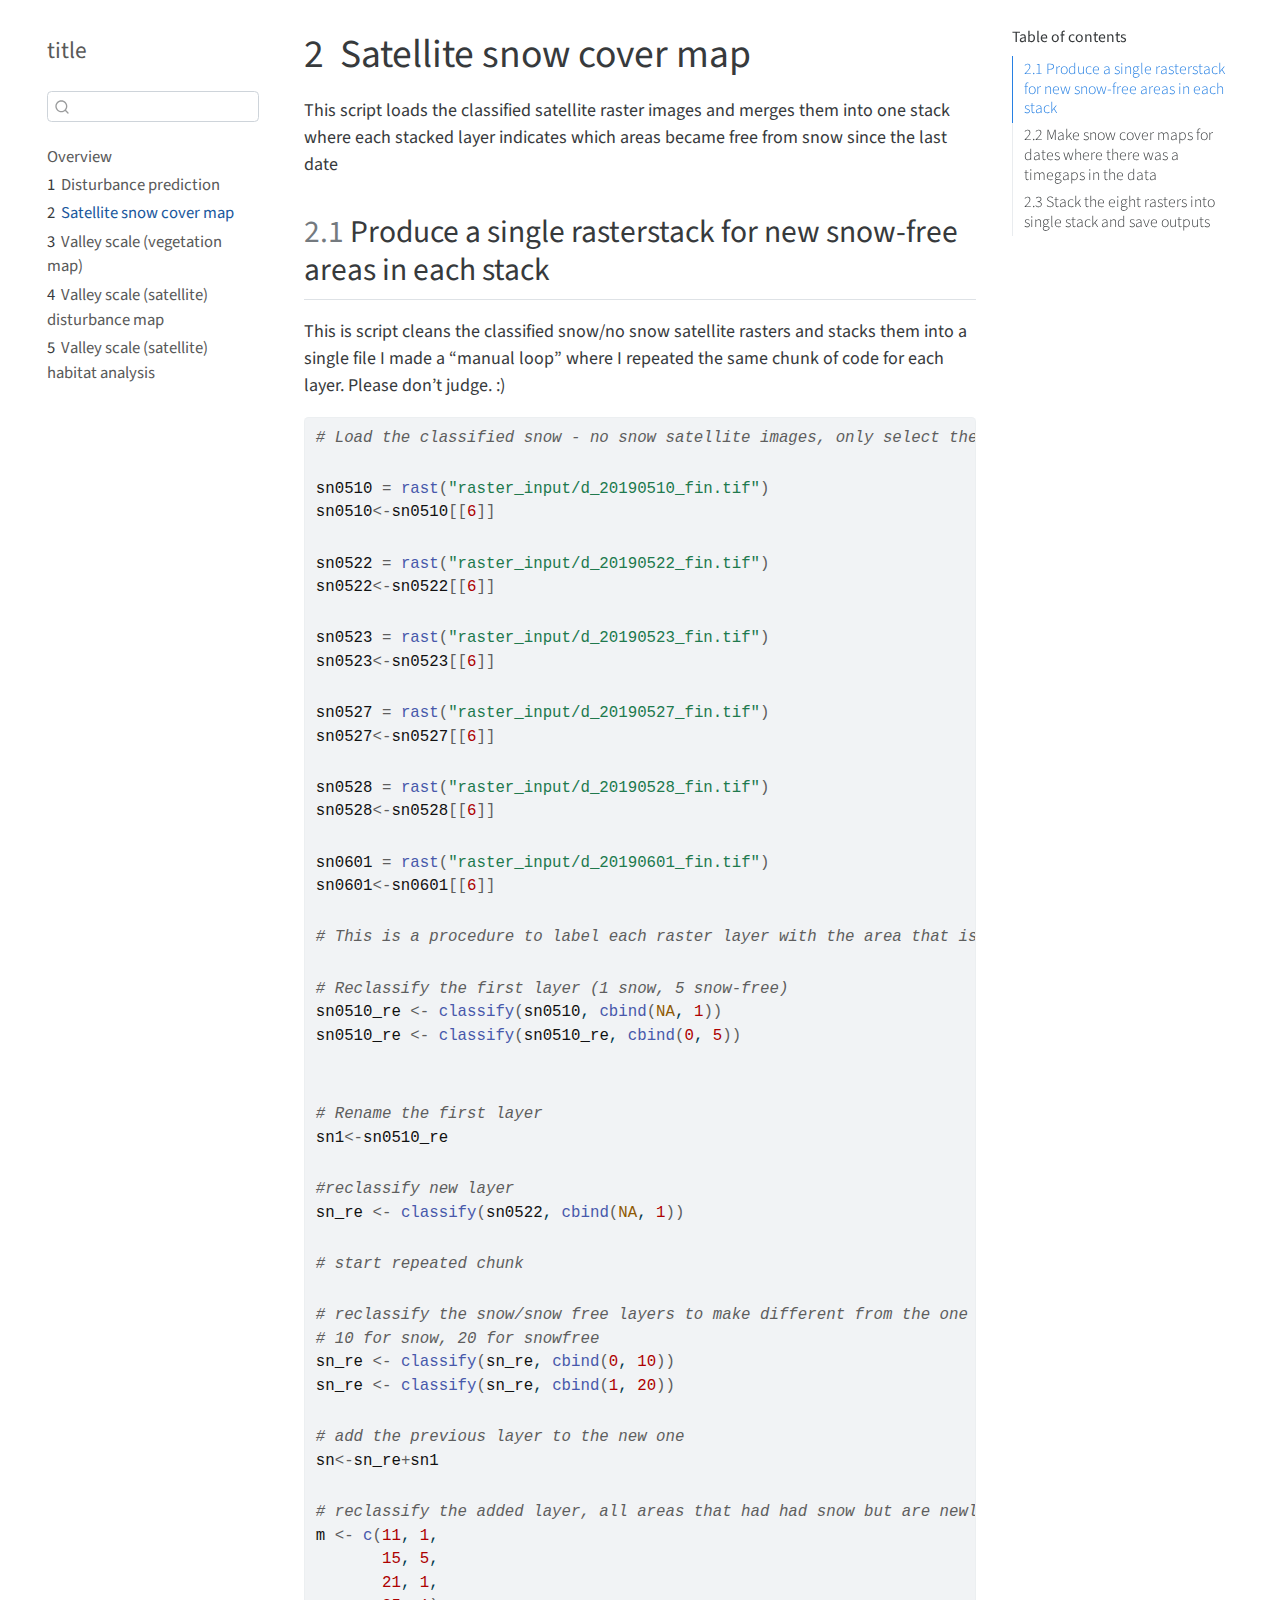
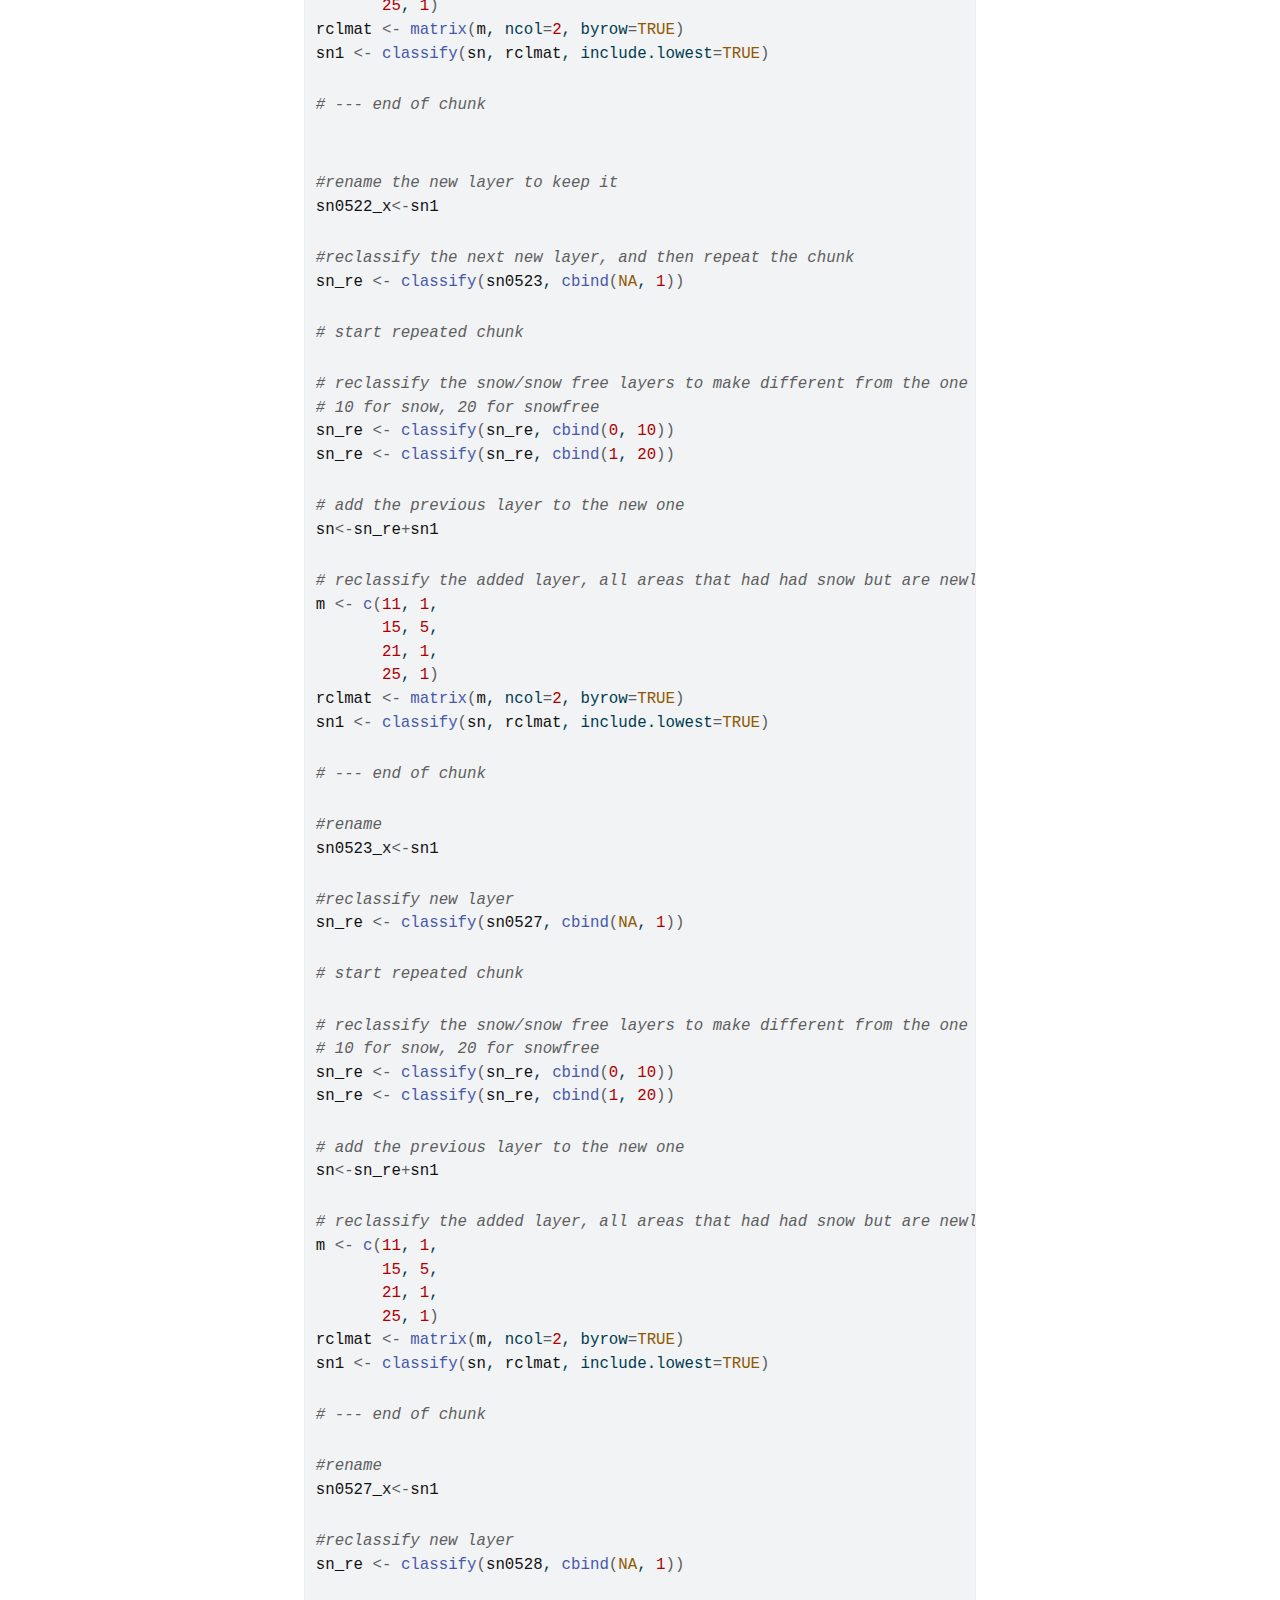
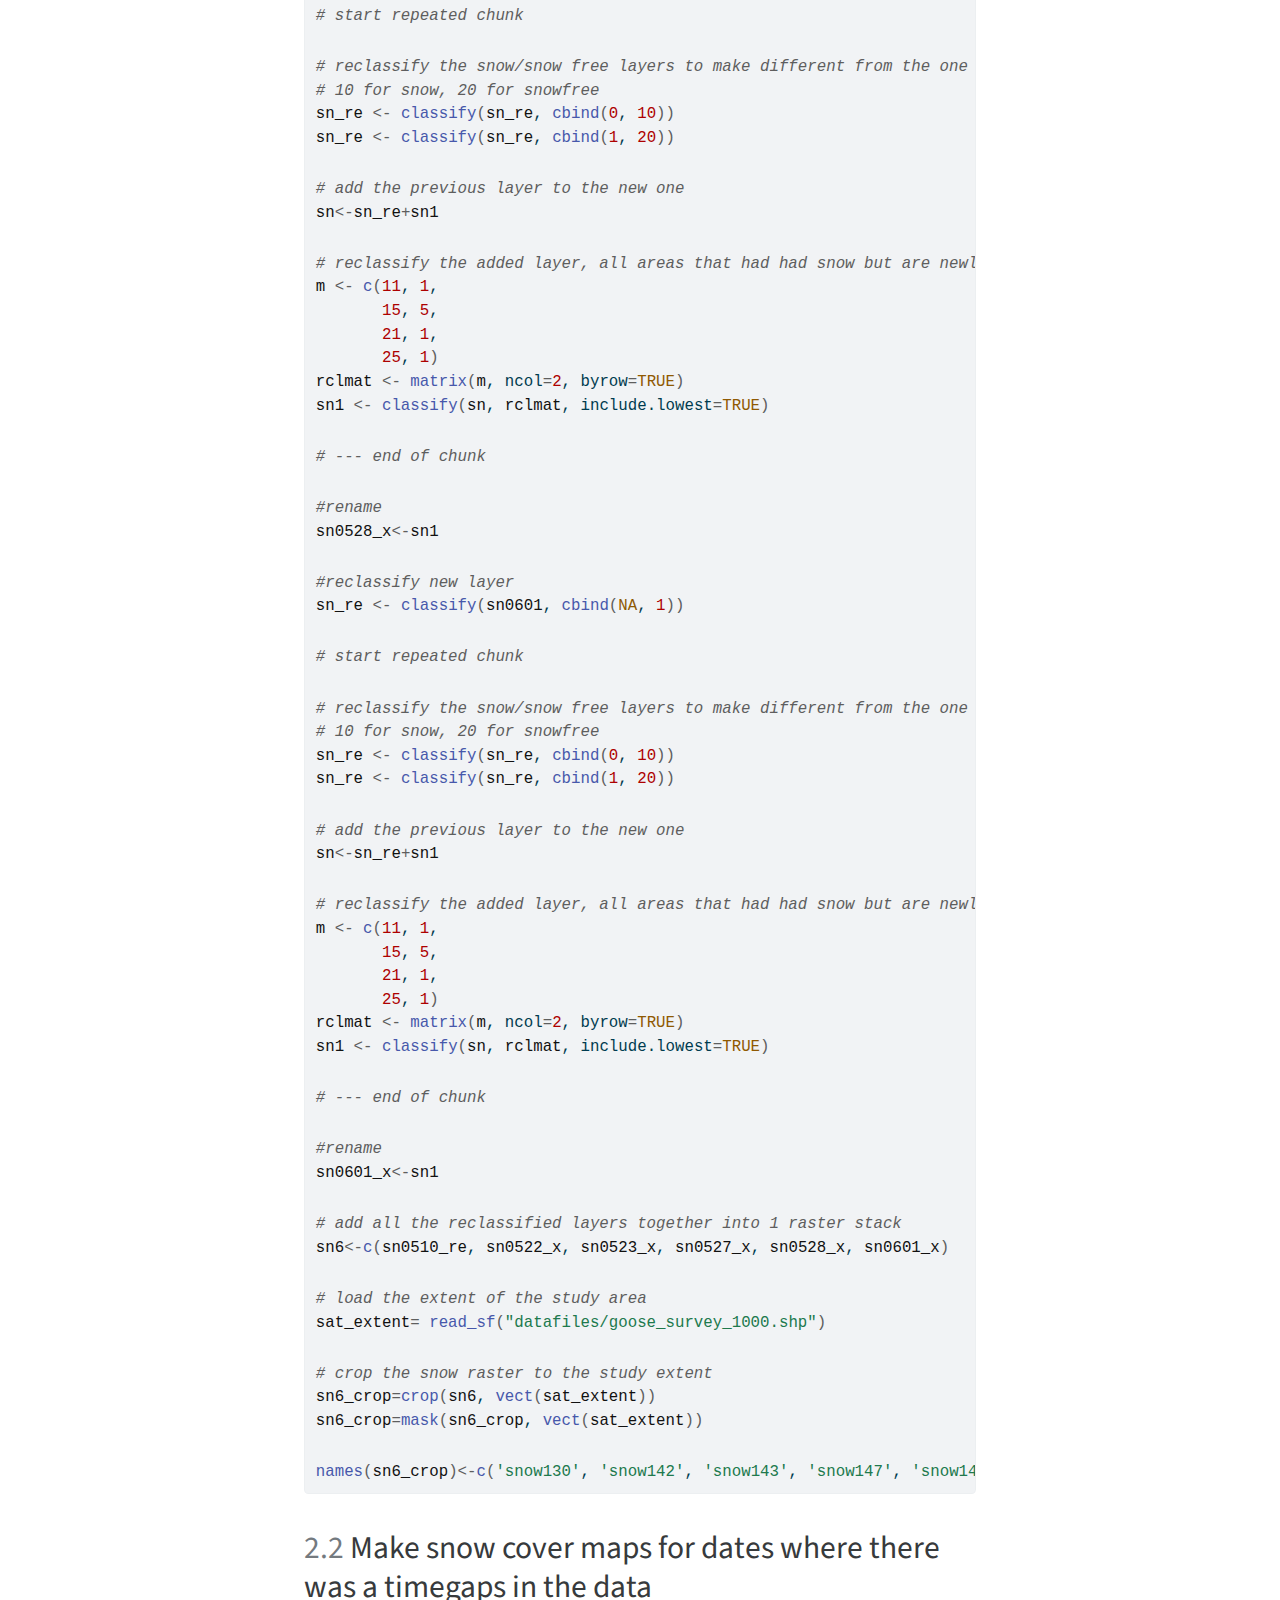
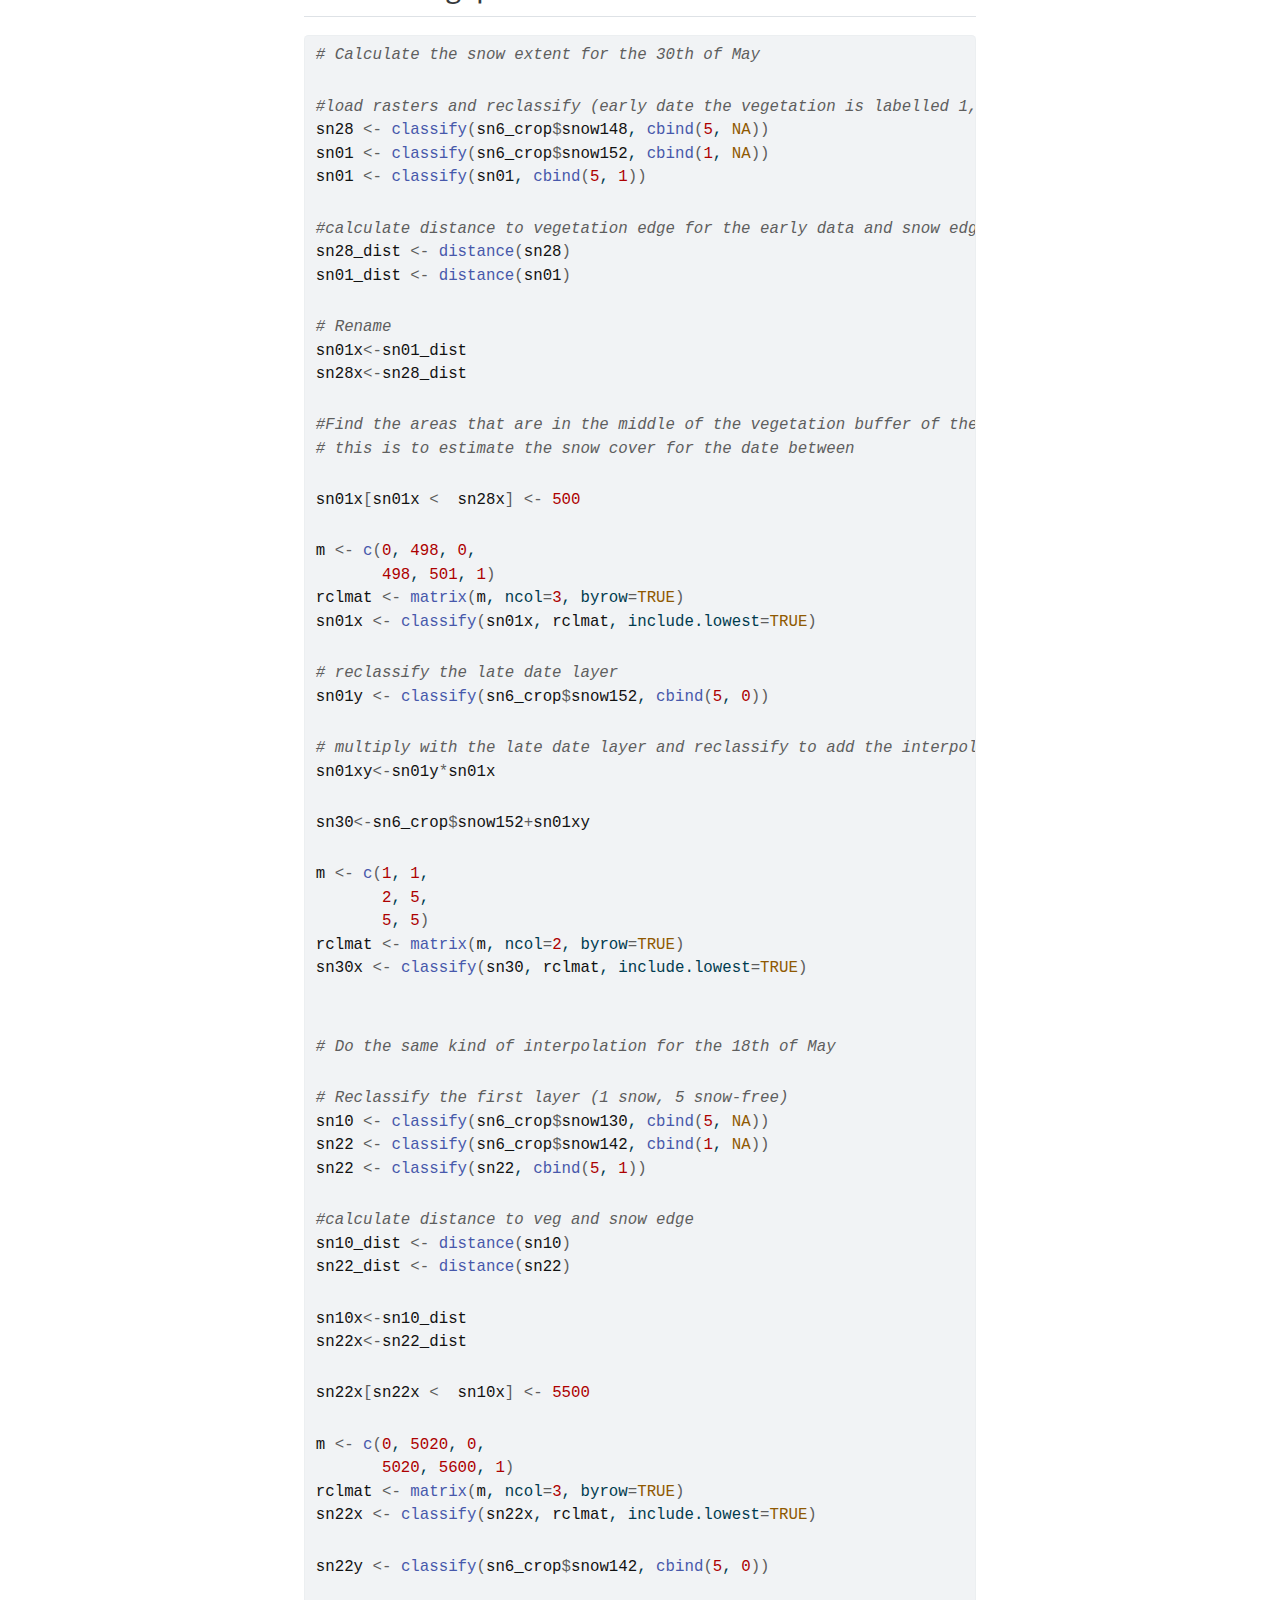
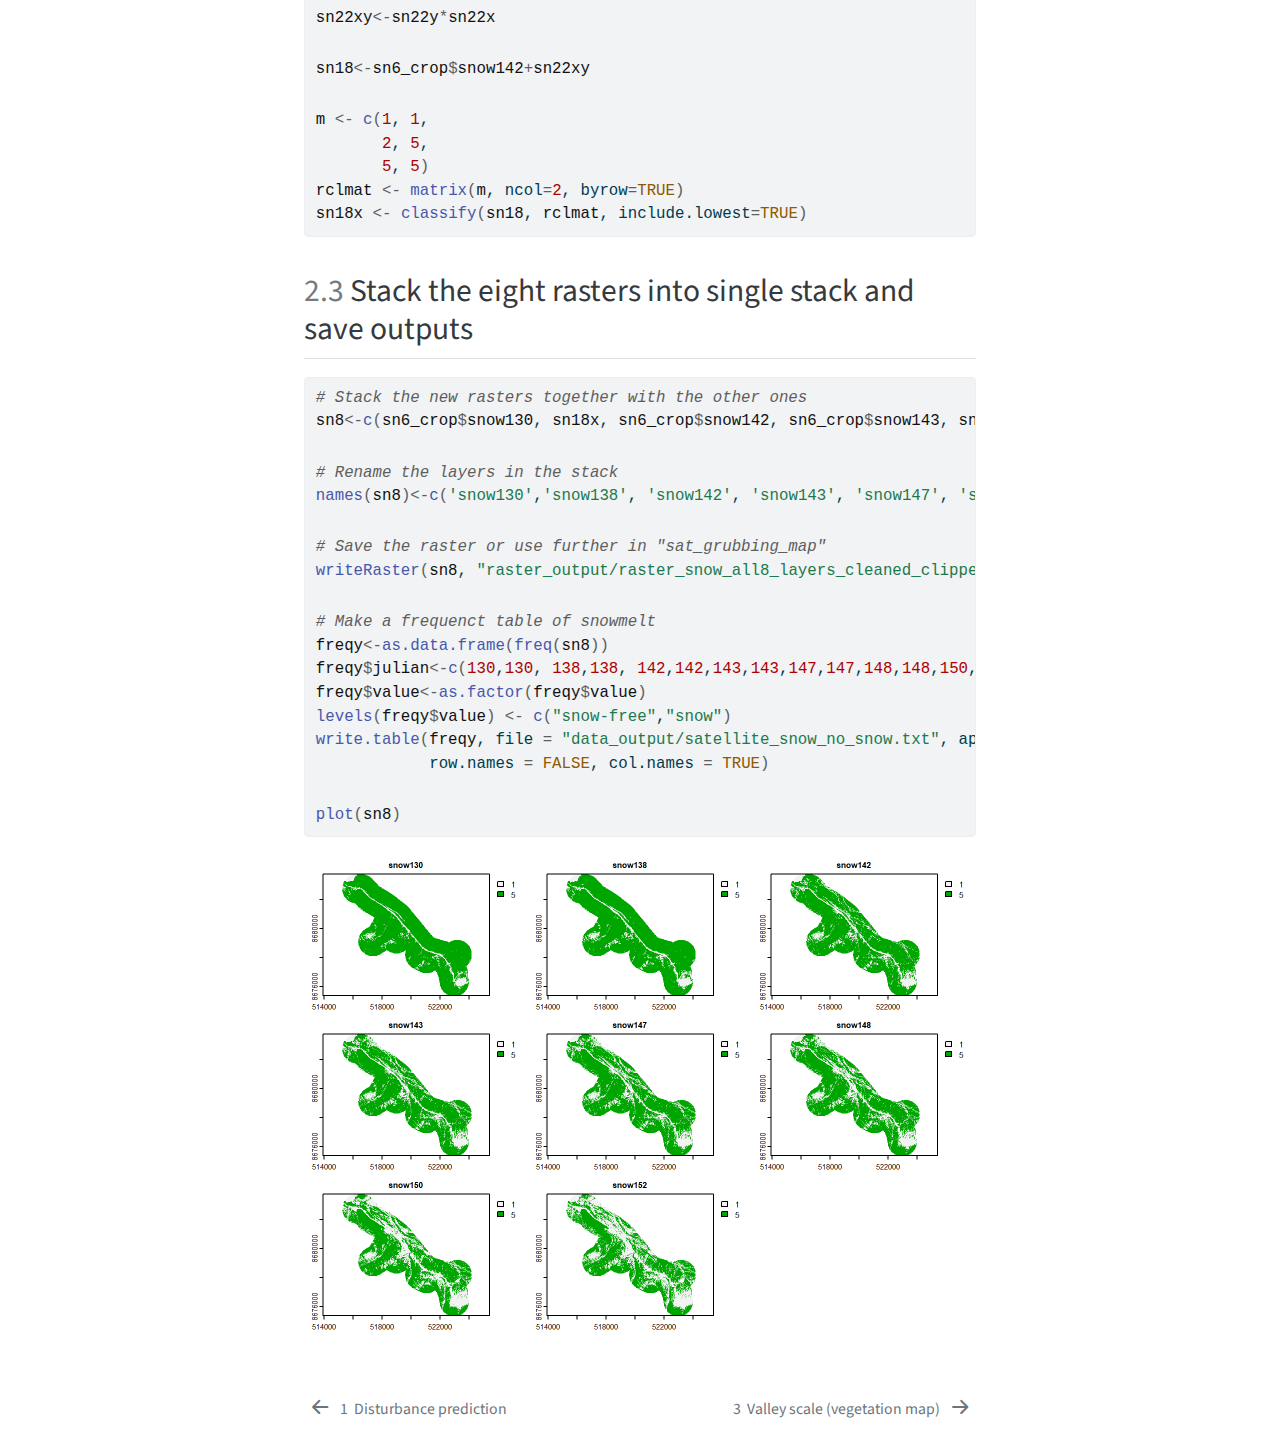
<file: docs/satellite_snowcover_map.html>
<!DOCTYPE html>
<html xmlns="http://www.w3.org/1999/xhtml" lang="en" xml:lang="en"><head>
<meta http-equiv="Content-Type" content="text/html; charset=UTF-8">
<meta charset="utf-8">
<meta name="generator" content="quarto-1.1.251">
<meta name="viewport" content="width=device-width, initial-scale=1.0, user-scalable=yes">
<title>title - 2&nbsp; Satellite snow cover map</title>
<style>
code{white-space: pre-wrap;}
span.smallcaps{font-variant: small-caps;}
div.columns{display: flex; gap: min(4vw, 1.5em);}
div.column{flex: auto; overflow-x: auto;}
div.hanging-indent{margin-left: 1.5em; text-indent: -1.5em;}
ul.task-list{list-style: none;}
ul.task-list li input[type="checkbox"] {
  width: 0.8em;
  margin: 0 0.8em 0.2em -1.6em;
  vertical-align: middle;
}
pre > code.sourceCode { white-space: pre; position: relative; }
pre > code.sourceCode > span { display: inline-block; line-height: 1.25; }
pre > code.sourceCode > span:empty { height: 1.2em; }
.sourceCode { overflow: visible; }
code.sourceCode > span { color: inherit; text-decoration: inherit; }
div.sourceCode { margin: 1em 0; }
pre.sourceCode { margin: 0; }
@media screen {
div.sourceCode { overflow: auto; }
}
@media print {
pre > code.sourceCode { white-space: pre-wrap; }
pre > code.sourceCode > span { text-indent: -5em; padding-left: 5em; }
}
pre.numberSource code
  { counter-reset: source-line 0; }
pre.numberSource code > span
  { position: relative; left: -4em; counter-increment: source-line; }
pre.numberSource code > span > a:first-child::before
  { content: counter(source-line);
    position: relative; left: -1em; text-align: right; vertical-align: baseline;
    border: none; display: inline-block;
    -webkit-touch-callout: none; -webkit-user-select: none;
    -khtml-user-select: none; -moz-user-select: none;
    -ms-user-select: none; user-select: none;
    padding: 0 4px; width: 4em;
    color: #aaaaaa;
  }
pre.numberSource { margin-left: 3em; border-left: 1px solid #aaaaaa;  padding-left: 4px; }
div.sourceCode
  {   }
@media screen {
pre > code.sourceCode > span > a:first-child::before { text-decoration: underline; }
}
code span.al { color: #ff0000; font-weight: bold; } /* Alert */
code span.an { color: #60a0b0; font-weight: bold; font-style: italic; } /* Annotation */
code span.at { color: #7d9029; } /* Attribute */
code span.bn { color: #40a070; } /* BaseN */
code span.bu { color: #008000; } /* BuiltIn */
code span.cf { color: #007020; font-weight: bold; } /* ControlFlow */
code span.ch { color: #4070a0; } /* Char */
code span.cn { color: #880000; } /* Constant */
code span.co { color: #60a0b0; font-style: italic; } /* Comment */
code span.cv { color: #60a0b0; font-weight: bold; font-style: italic; } /* CommentVar */
code span.do { color: #ba2121; font-style: italic; } /* Documentation */
code span.dt { color: #902000; } /* DataType */
code span.dv { color: #40a070; } /* DecVal */
code span.er { color: #ff0000; font-weight: bold; } /* Error */
code span.ex { } /* Extension */
code span.fl { color: #40a070; } /* Float */
code span.fu { color: #06287e; } /* Function */
code span.im { color: #008000; font-weight: bold; } /* Import */
code span.in { color: #60a0b0; font-weight: bold; font-style: italic; } /* Information */
code span.kw { color: #007020; font-weight: bold; } /* Keyword */
code span.op { color: #666666; } /* Operator */
code span.ot { color: #007020; } /* Other */
code span.pp { color: #bc7a00; } /* Preprocessor */
code span.sc { color: #4070a0; } /* SpecialChar */
code span.ss { color: #bb6688; } /* SpecialString */
code span.st { color: #4070a0; } /* String */
code span.va { color: #19177c; } /* Variable */
code span.vs { color: #4070a0; } /* VerbatimString */
code span.wa { color: #60a0b0; font-weight: bold; font-style: italic; } /* Warning */
</style>

<script src="site_libs/quarto-nav/quarto-nav.js"></script>
<script src="site_libs/quarto-nav/headroom.min.js"></script>
<script src="site_libs/clipboard/clipboard.min.js"></script>
<script src="site_libs/quarto-search/autocomplete.umd.js"></script>
<script src="site_libs/quarto-search/fuse.min.js"></script>
<script src="site_libs/quarto-search/quarto-search.js"></script>
<meta name="quarto:offset" content="./">
<link href="./satellite_vegetation_map.html" rel="next">
<link href="./disturbance_prediction.html" rel="prev">
<script src="site_libs/quarto-html/quarto.js"></script>
<script src="site_libs/quarto-html/popper.min.js"></script>
<script src="site_libs/quarto-html/tippy.umd.min.js"></script>
<script src="site_libs/quarto-html/anchor.min.js"></script>
<link href="site_libs/quarto-html/tippy.css" rel="stylesheet">
<link href="site_libs/quarto-html/quarto-syntax-highlighting.css" rel="stylesheet" id="quarto-text-highlighting-styles">
<script src="site_libs/bootstrap/bootstrap.min.js"></script>
<link href="site_libs/bootstrap/bootstrap-icons.css" rel="stylesheet">
<link href="site_libs/bootstrap/bootstrap.min.css" rel="stylesheet" id="quarto-bootstrap" data-mode="light"><script id="quarto-search-options" type="application/json">{
  "location": "sidebar",
  "copy-button": false,
  "collapse-after": 3,
  "panel-placement": "start",
  "type": "textbox",
  "limit": 20,
  "language": {
    "search-no-results-text": "No results",
    "search-matching-documents-text": "matching documents",
    "search-copy-link-title": "Copy link to search",
    "search-hide-matches-text": "Hide additional matches",
    "search-more-match-text": "more match in this document",
    "search-more-matches-text": "more matches in this document",
    "search-clear-button-title": "Clear",
    "search-detached-cancel-button-title": "Cancel",
    "search-submit-button-title": "Submit"
  }
}</script>
</head>
<body class="nav-sidebar floating">

<div id="quarto-search-results"></div>
  <header id="quarto-header" class="headroom fixed-top"><nav class="quarto-secondary-nav" data-bs-toggle="collapse" data-bs-target="#quarto-sidebar" aria-controls="quarto-sidebar" aria-expanded="false" aria-label="Toggle sidebar navigation" onclick="if (window.quartoToggleHeadroom) { window.quartoToggleHeadroom(); }"><div class="container-fluid d-flex justify-content-between">
      <h1 class="quarto-secondary-nav-title">
<span class="chapter-number">2</span>&nbsp; <span class="chapter-title">Satellite snow cover map</span>
</h1>
      <button type="button" class="quarto-btn-toggle btn" aria-label="Show secondary navigation">
        <i class="bi bi-chevron-right"></i>
      </button>
    </div>
  </nav></header><!-- content --><div id="quarto-content" class="quarto-container page-columns page-rows-contents page-layout-article">
<!-- sidebar -->
  <nav id="quarto-sidebar" class="sidebar collapse sidebar-navigation floating overflow-auto"><div class="pt-lg-2 mt-2 text-left sidebar-header">
    <div class="sidebar-title mb-0 py-0">
      <a href="./">title</a> 
    </div>
      </div>
      <div class="mt-2 flex-shrink-0 align-items-center">
        <div class="sidebar-search">
        <div id="quarto-search" class="" title="Search"></div>
        </div>
      </div>
    <div class="sidebar-menu-container"> 
    <ul class="list-unstyled mt-1">
<li class="sidebar-item">
  <div class="sidebar-item-container"> 
  <a href="./index.html" class="sidebar-item-text sidebar-link">Overview</a>
  </div>
</li>
        <li class="sidebar-item">
  <div class="sidebar-item-container"> 
  <a href="./disturbance_prediction.html" class="sidebar-item-text sidebar-link"><span class="chapter-number">1</span>&nbsp; <span class="chapter-title">Disturbance prediction</span></a>
  </div>
</li>
        <li class="sidebar-item">
  <div class="sidebar-item-container"> 
  <a href="./satellite_snowcover_map.html" class="sidebar-item-text sidebar-link active"><span class="chapter-number">2</span>&nbsp; <span class="chapter-title">Satellite snow cover map</span></a>
  </div>
</li>
        <li class="sidebar-item">
  <div class="sidebar-item-container"> 
  <a href="./satellite_vegetation_map.html" class="sidebar-item-text sidebar-link"><span class="chapter-number">3</span>&nbsp; <span class="chapter-title">Valley scale (vegetation map)</span></a>
  </div>
</li>
        <li class="sidebar-item">
  <div class="sidebar-item-container"> 
  <a href="./valley_scale_disturbance_map.html" class="sidebar-item-text sidebar-link"><span class="chapter-number">4</span>&nbsp; <span class="chapter-title">Valley scale (satellite) disturbance map</span></a>
  </div>
</li>
        <li class="sidebar-item">
  <div class="sidebar-item-container"> 
  <a href="./valley_scale_telemetry_habitat.html" class="sidebar-item-text sidebar-link"><span class="chapter-number">5</span>&nbsp; <span class="chapter-title">Valley scale (satellite) habitat analysis</span></a>
  </div>
</li>
    </ul>
</div>
</nav><!-- margin-sidebar --><div id="quarto-margin-sidebar" class="sidebar margin-sidebar">
        <nav id="TOC" role="doc-toc" class="toc-active"><h2 id="toc-title">Table of contents</h2>
   
  <ul>
<li><a href="#produce-a-single-rasterstack-for-new-snow-free-areas-in-each-stack" id="toc-produce-a-single-rasterstack-for-new-snow-free-areas-in-each-stack" class="nav-link active" data-scroll-target="#produce-a-single-rasterstack-for-new-snow-free-areas-in-each-stack"><span class="toc-section-number">2.1</span>  Produce a single rasterstack for new snow-free areas in each stack</a></li>
  <li><a href="#make-snow-cover-maps-for-dates-where-there-was-a-timegaps-in-the-data" id="toc-make-snow-cover-maps-for-dates-where-there-was-a-timegaps-in-the-data" class="nav-link" data-scroll-target="#make-snow-cover-maps-for-dates-where-there-was-a-timegaps-in-the-data"><span class="toc-section-number">2.2</span>  Make snow cover maps for dates where there was a timegaps in the data</a></li>
  <li><a href="#stack-the-eight-rasters-into-single-stack-and-save-outputs" id="toc-stack-the-eight-rasters-into-single-stack-and-save-outputs" class="nav-link" data-scroll-target="#stack-the-eight-rasters-into-single-stack-and-save-outputs"><span class="toc-section-number">2.3</span>  Stack the eight rasters into single stack and save outputs</a></li>
  </ul></nav>
    </div>
<!-- main -->
<main class="content" id="quarto-document-content"><header id="title-block-header" class="quarto-title-block default"><div class="quarto-title">
<h1 class="title d-none d-lg-block">
<span class="chapter-number">2</span>&nbsp; <span class="chapter-title">Satellite snow cover map</span>
</h1>
</div>



<div class="quarto-title-meta">

    
    
  </div>
  

</header><p>This script loads the classified satellite raster images and merges them into one stack where each stacked layer indicates which areas became free from snow since the last date</p>
<div class="cell">

</div>
<section id="produce-a-single-rasterstack-for-new-snow-free-areas-in-each-stack" class="level2" data-number="2.1"><h2 data-number="2.1" class="anchored" data-anchor-id="produce-a-single-rasterstack-for-new-snow-free-areas-in-each-stack">
<span class="header-section-number">2.1</span> Produce a single rasterstack for new snow-free areas in each stack</h2>
<p>This is script cleans the classified snow/no snow satellite rasters and stacks them into a single file I made a “manual loop” where I repeated the same chunk of code for each layer. Please don’t judge. :)</p>
<div class="cell">
<div class="sourceCode" id="cb1"><pre class="downlit sourceCode r code-with-copy"><code class="sourceCode R"><span><span class="co"># Load the classified snow - no snow satellite images, only select the layer that has the snow data (layer 6)</span></span>
<span></span>
<span><span class="va">sn0510</span> <span class="op">=</span> <span class="fu">rast</span><span class="op">(</span><span class="st">"raster_input/d_20190510_fin.tif"</span><span class="op">)</span></span>
<span><span class="va">sn0510</span><span class="op">&lt;-</span><span class="va">sn0510</span><span class="op">[[</span><span class="fl">6</span><span class="op">]</span><span class="op">]</span></span>
<span></span>
<span><span class="va">sn0522</span> <span class="op">=</span> <span class="fu">rast</span><span class="op">(</span><span class="st">"raster_input/d_20190522_fin.tif"</span><span class="op">)</span></span>
<span><span class="va">sn0522</span><span class="op">&lt;-</span><span class="va">sn0522</span><span class="op">[[</span><span class="fl">6</span><span class="op">]</span><span class="op">]</span></span>
<span></span>
<span><span class="va">sn0523</span> <span class="op">=</span> <span class="fu">rast</span><span class="op">(</span><span class="st">"raster_input/d_20190523_fin.tif"</span><span class="op">)</span></span>
<span><span class="va">sn0523</span><span class="op">&lt;-</span><span class="va">sn0523</span><span class="op">[[</span><span class="fl">6</span><span class="op">]</span><span class="op">]</span></span>
<span></span>
<span><span class="va">sn0527</span> <span class="op">=</span> <span class="fu">rast</span><span class="op">(</span><span class="st">"raster_input/d_20190527_fin.tif"</span><span class="op">)</span></span>
<span><span class="va">sn0527</span><span class="op">&lt;-</span><span class="va">sn0527</span><span class="op">[[</span><span class="fl">6</span><span class="op">]</span><span class="op">]</span></span>
<span></span>
<span><span class="va">sn0528</span> <span class="op">=</span> <span class="fu">rast</span><span class="op">(</span><span class="st">"raster_input/d_20190528_fin.tif"</span><span class="op">)</span></span>
<span><span class="va">sn0528</span><span class="op">&lt;-</span><span class="va">sn0528</span><span class="op">[[</span><span class="fl">6</span><span class="op">]</span><span class="op">]</span></span>
<span></span>
<span><span class="va">sn0601</span> <span class="op">=</span> <span class="fu">rast</span><span class="op">(</span><span class="st">"raster_input/d_20190601_fin.tif"</span><span class="op">)</span></span>
<span><span class="va">sn0601</span><span class="op">&lt;-</span><span class="va">sn0601</span><span class="op">[[</span><span class="fl">6</span><span class="op">]</span><span class="op">]</span></span>
<span></span>
<span><span class="co"># This is a procedure to label each raster layer with the area that is newly snow-free</span></span>
<span></span>
<span><span class="co"># Reclassify the first layer (1 snow, 5 snow-free)</span></span>
<span><span class="va">sn0510_re</span> <span class="op">&lt;-</span> <span class="fu">classify</span><span class="op">(</span><span class="va">sn0510</span>, <span class="fu"><a href="https://rdrr.io/r/base/cbind.html">cbind</a></span><span class="op">(</span><span class="cn">NA</span>, <span class="fl">1</span><span class="op">)</span><span class="op">)</span></span>
<span><span class="va">sn0510_re</span> <span class="op">&lt;-</span> <span class="fu">classify</span><span class="op">(</span><span class="va">sn0510_re</span>, <span class="fu"><a href="https://rdrr.io/r/base/cbind.html">cbind</a></span><span class="op">(</span><span class="fl">0</span>, <span class="fl">5</span><span class="op">)</span><span class="op">)</span></span>
<span></span>
<span></span>
<span><span class="co"># Rename the first layer </span></span>
<span><span class="va">sn1</span><span class="op">&lt;-</span><span class="va">sn0510_re</span></span>
<span></span>
<span><span class="co">#reclassify new layer</span></span>
<span><span class="va">sn_re</span> <span class="op">&lt;-</span> <span class="fu">classify</span><span class="op">(</span><span class="va">sn0522</span>, <span class="fu"><a href="https://rdrr.io/r/base/cbind.html">cbind</a></span><span class="op">(</span><span class="cn">NA</span>, <span class="fl">1</span><span class="op">)</span><span class="op">)</span></span>
<span></span>
<span><span class="co"># start repeated chunk</span></span>
<span></span>
<span><span class="co"># reclassify the snow/snow free layers to make different from the one above</span></span>
<span><span class="co"># 10 for snow, 20 for snowfree</span></span>
<span><span class="va">sn_re</span> <span class="op">&lt;-</span> <span class="fu">classify</span><span class="op">(</span><span class="va">sn_re</span>, <span class="fu"><a href="https://rdrr.io/r/base/cbind.html">cbind</a></span><span class="op">(</span><span class="fl">0</span>, <span class="fl">10</span><span class="op">)</span><span class="op">)</span></span>
<span><span class="va">sn_re</span> <span class="op">&lt;-</span> <span class="fu">classify</span><span class="op">(</span><span class="va">sn_re</span>, <span class="fu"><a href="https://rdrr.io/r/base/cbind.html">cbind</a></span><span class="op">(</span><span class="fl">1</span>, <span class="fl">20</span><span class="op">)</span><span class="op">)</span></span>
<span></span>
<span><span class="co"># add the previous layer to the new one</span></span>
<span><span class="va">sn</span><span class="op">&lt;-</span><span class="va">sn_re</span><span class="op">+</span><span class="va">sn1</span></span>
<span></span>
<span><span class="co"># reclassify the added layer, all areas that had had snow but are newly free of snow get the label 5, all other 1</span></span>
<span><span class="va">m</span> <span class="op">&lt;-</span> <span class="fu"><a href="https://rdrr.io/r/base/c.html">c</a></span><span class="op">(</span><span class="fl">11</span>, <span class="fl">1</span>,</span>
<span>       <span class="fl">15</span>, <span class="fl">5</span>,</span>
<span>       <span class="fl">21</span>, <span class="fl">1</span>,</span>
<span>       <span class="fl">25</span>, <span class="fl">1</span><span class="op">)</span></span>
<span><span class="va">rclmat</span> <span class="op">&lt;-</span> <span class="fu"><a href="https://rdrr.io/r/base/matrix.html">matrix</a></span><span class="op">(</span><span class="va">m</span>, ncol<span class="op">=</span><span class="fl">2</span>, byrow<span class="op">=</span><span class="cn">TRUE</span><span class="op">)</span></span>
<span><span class="va">sn1</span> <span class="op">&lt;-</span> <span class="fu">classify</span><span class="op">(</span><span class="va">sn</span>, <span class="va">rclmat</span>, include.lowest<span class="op">=</span><span class="cn">TRUE</span><span class="op">)</span></span>
<span></span>
<span><span class="co"># --- end of chunk</span></span>
<span></span>
<span></span>
<span><span class="co">#rename the new layer to keep it</span></span>
<span><span class="va">sn0522_x</span><span class="op">&lt;-</span><span class="va">sn1</span></span>
<span></span>
<span><span class="co">#reclassify the next new layer, and then repeat the chunk</span></span>
<span><span class="va">sn_re</span> <span class="op">&lt;-</span> <span class="fu">classify</span><span class="op">(</span><span class="va">sn0523</span>, <span class="fu"><a href="https://rdrr.io/r/base/cbind.html">cbind</a></span><span class="op">(</span><span class="cn">NA</span>, <span class="fl">1</span><span class="op">)</span><span class="op">)</span></span>
<span></span>
<span><span class="co"># start repeated chunk</span></span>
<span></span>
<span><span class="co"># reclassify the snow/snow free layers to make different from the one above</span></span>
<span><span class="co"># 10 for snow, 20 for snowfree</span></span>
<span><span class="va">sn_re</span> <span class="op">&lt;-</span> <span class="fu">classify</span><span class="op">(</span><span class="va">sn_re</span>, <span class="fu"><a href="https://rdrr.io/r/base/cbind.html">cbind</a></span><span class="op">(</span><span class="fl">0</span>, <span class="fl">10</span><span class="op">)</span><span class="op">)</span></span>
<span><span class="va">sn_re</span> <span class="op">&lt;-</span> <span class="fu">classify</span><span class="op">(</span><span class="va">sn_re</span>, <span class="fu"><a href="https://rdrr.io/r/base/cbind.html">cbind</a></span><span class="op">(</span><span class="fl">1</span>, <span class="fl">20</span><span class="op">)</span><span class="op">)</span></span>
<span></span>
<span><span class="co"># add the previous layer to the new one</span></span>
<span><span class="va">sn</span><span class="op">&lt;-</span><span class="va">sn_re</span><span class="op">+</span><span class="va">sn1</span></span>
<span></span>
<span><span class="co"># reclassify the added layer, all areas that had had snow but are newly free of snow get the label 5, all other 1</span></span>
<span><span class="va">m</span> <span class="op">&lt;-</span> <span class="fu"><a href="https://rdrr.io/r/base/c.html">c</a></span><span class="op">(</span><span class="fl">11</span>, <span class="fl">1</span>,</span>
<span>       <span class="fl">15</span>, <span class="fl">5</span>,</span>
<span>       <span class="fl">21</span>, <span class="fl">1</span>,</span>
<span>       <span class="fl">25</span>, <span class="fl">1</span><span class="op">)</span></span>
<span><span class="va">rclmat</span> <span class="op">&lt;-</span> <span class="fu"><a href="https://rdrr.io/r/base/matrix.html">matrix</a></span><span class="op">(</span><span class="va">m</span>, ncol<span class="op">=</span><span class="fl">2</span>, byrow<span class="op">=</span><span class="cn">TRUE</span><span class="op">)</span></span>
<span><span class="va">sn1</span> <span class="op">&lt;-</span> <span class="fu">classify</span><span class="op">(</span><span class="va">sn</span>, <span class="va">rclmat</span>, include.lowest<span class="op">=</span><span class="cn">TRUE</span><span class="op">)</span></span>
<span></span>
<span><span class="co"># --- end of chunk</span></span>
<span></span>
<span><span class="co">#rename</span></span>
<span><span class="va">sn0523_x</span><span class="op">&lt;-</span><span class="va">sn1</span></span>
<span></span>
<span><span class="co">#reclassify new layer</span></span>
<span><span class="va">sn_re</span> <span class="op">&lt;-</span> <span class="fu">classify</span><span class="op">(</span><span class="va">sn0527</span>, <span class="fu"><a href="https://rdrr.io/r/base/cbind.html">cbind</a></span><span class="op">(</span><span class="cn">NA</span>, <span class="fl">1</span><span class="op">)</span><span class="op">)</span></span>
<span></span>
<span><span class="co"># start repeated chunk</span></span>
<span></span>
<span><span class="co"># reclassify the snow/snow free layers to make different from the one above</span></span>
<span><span class="co"># 10 for snow, 20 for snowfree</span></span>
<span><span class="va">sn_re</span> <span class="op">&lt;-</span> <span class="fu">classify</span><span class="op">(</span><span class="va">sn_re</span>, <span class="fu"><a href="https://rdrr.io/r/base/cbind.html">cbind</a></span><span class="op">(</span><span class="fl">0</span>, <span class="fl">10</span><span class="op">)</span><span class="op">)</span></span>
<span><span class="va">sn_re</span> <span class="op">&lt;-</span> <span class="fu">classify</span><span class="op">(</span><span class="va">sn_re</span>, <span class="fu"><a href="https://rdrr.io/r/base/cbind.html">cbind</a></span><span class="op">(</span><span class="fl">1</span>, <span class="fl">20</span><span class="op">)</span><span class="op">)</span></span>
<span></span>
<span><span class="co"># add the previous layer to the new one</span></span>
<span><span class="va">sn</span><span class="op">&lt;-</span><span class="va">sn_re</span><span class="op">+</span><span class="va">sn1</span></span>
<span></span>
<span><span class="co"># reclassify the added layer, all areas that had had snow but are newly free of snow get the label 5, all other 1</span></span>
<span><span class="va">m</span> <span class="op">&lt;-</span> <span class="fu"><a href="https://rdrr.io/r/base/c.html">c</a></span><span class="op">(</span><span class="fl">11</span>, <span class="fl">1</span>,</span>
<span>       <span class="fl">15</span>, <span class="fl">5</span>,</span>
<span>       <span class="fl">21</span>, <span class="fl">1</span>,</span>
<span>       <span class="fl">25</span>, <span class="fl">1</span><span class="op">)</span></span>
<span><span class="va">rclmat</span> <span class="op">&lt;-</span> <span class="fu"><a href="https://rdrr.io/r/base/matrix.html">matrix</a></span><span class="op">(</span><span class="va">m</span>, ncol<span class="op">=</span><span class="fl">2</span>, byrow<span class="op">=</span><span class="cn">TRUE</span><span class="op">)</span></span>
<span><span class="va">sn1</span> <span class="op">&lt;-</span> <span class="fu">classify</span><span class="op">(</span><span class="va">sn</span>, <span class="va">rclmat</span>, include.lowest<span class="op">=</span><span class="cn">TRUE</span><span class="op">)</span></span>
<span></span>
<span><span class="co"># --- end of chunk</span></span>
<span></span>
<span><span class="co">#rename</span></span>
<span><span class="va">sn0527_x</span><span class="op">&lt;-</span><span class="va">sn1</span></span>
<span></span>
<span><span class="co">#reclassify new layer</span></span>
<span><span class="va">sn_re</span> <span class="op">&lt;-</span> <span class="fu">classify</span><span class="op">(</span><span class="va">sn0528</span>, <span class="fu"><a href="https://rdrr.io/r/base/cbind.html">cbind</a></span><span class="op">(</span><span class="cn">NA</span>, <span class="fl">1</span><span class="op">)</span><span class="op">)</span></span>
<span></span>
<span><span class="co"># start repeated chunk</span></span>
<span></span>
<span><span class="co"># reclassify the snow/snow free layers to make different from the one above</span></span>
<span><span class="co"># 10 for snow, 20 for snowfree</span></span>
<span><span class="va">sn_re</span> <span class="op">&lt;-</span> <span class="fu">classify</span><span class="op">(</span><span class="va">sn_re</span>, <span class="fu"><a href="https://rdrr.io/r/base/cbind.html">cbind</a></span><span class="op">(</span><span class="fl">0</span>, <span class="fl">10</span><span class="op">)</span><span class="op">)</span></span>
<span><span class="va">sn_re</span> <span class="op">&lt;-</span> <span class="fu">classify</span><span class="op">(</span><span class="va">sn_re</span>, <span class="fu"><a href="https://rdrr.io/r/base/cbind.html">cbind</a></span><span class="op">(</span><span class="fl">1</span>, <span class="fl">20</span><span class="op">)</span><span class="op">)</span></span>
<span></span>
<span><span class="co"># add the previous layer to the new one</span></span>
<span><span class="va">sn</span><span class="op">&lt;-</span><span class="va">sn_re</span><span class="op">+</span><span class="va">sn1</span></span>
<span></span>
<span><span class="co"># reclassify the added layer, all areas that had had snow but are newly free of snow get the label 5, all other 1</span></span>
<span><span class="va">m</span> <span class="op">&lt;-</span> <span class="fu"><a href="https://rdrr.io/r/base/c.html">c</a></span><span class="op">(</span><span class="fl">11</span>, <span class="fl">1</span>,</span>
<span>       <span class="fl">15</span>, <span class="fl">5</span>,</span>
<span>       <span class="fl">21</span>, <span class="fl">1</span>,</span>
<span>       <span class="fl">25</span>, <span class="fl">1</span><span class="op">)</span></span>
<span><span class="va">rclmat</span> <span class="op">&lt;-</span> <span class="fu"><a href="https://rdrr.io/r/base/matrix.html">matrix</a></span><span class="op">(</span><span class="va">m</span>, ncol<span class="op">=</span><span class="fl">2</span>, byrow<span class="op">=</span><span class="cn">TRUE</span><span class="op">)</span></span>
<span><span class="va">sn1</span> <span class="op">&lt;-</span> <span class="fu">classify</span><span class="op">(</span><span class="va">sn</span>, <span class="va">rclmat</span>, include.lowest<span class="op">=</span><span class="cn">TRUE</span><span class="op">)</span></span>
<span></span>
<span><span class="co"># --- end of chunk</span></span>
<span></span>
<span><span class="co">#rename</span></span>
<span><span class="va">sn0528_x</span><span class="op">&lt;-</span><span class="va">sn1</span></span>
<span></span>
<span><span class="co">#reclassify new layer</span></span>
<span><span class="va">sn_re</span> <span class="op">&lt;-</span> <span class="fu">classify</span><span class="op">(</span><span class="va">sn0601</span>, <span class="fu"><a href="https://rdrr.io/r/base/cbind.html">cbind</a></span><span class="op">(</span><span class="cn">NA</span>, <span class="fl">1</span><span class="op">)</span><span class="op">)</span></span>
<span></span>
<span><span class="co"># start repeated chunk</span></span>
<span></span>
<span><span class="co"># reclassify the snow/snow free layers to make different from the one above</span></span>
<span><span class="co"># 10 for snow, 20 for snowfree</span></span>
<span><span class="va">sn_re</span> <span class="op">&lt;-</span> <span class="fu">classify</span><span class="op">(</span><span class="va">sn_re</span>, <span class="fu"><a href="https://rdrr.io/r/base/cbind.html">cbind</a></span><span class="op">(</span><span class="fl">0</span>, <span class="fl">10</span><span class="op">)</span><span class="op">)</span></span>
<span><span class="va">sn_re</span> <span class="op">&lt;-</span> <span class="fu">classify</span><span class="op">(</span><span class="va">sn_re</span>, <span class="fu"><a href="https://rdrr.io/r/base/cbind.html">cbind</a></span><span class="op">(</span><span class="fl">1</span>, <span class="fl">20</span><span class="op">)</span><span class="op">)</span></span>
<span></span>
<span><span class="co"># add the previous layer to the new one</span></span>
<span><span class="va">sn</span><span class="op">&lt;-</span><span class="va">sn_re</span><span class="op">+</span><span class="va">sn1</span></span>
<span></span>
<span><span class="co"># reclassify the added layer, all areas that had had snow but are newly free of snow get the label 5, all other 1</span></span>
<span><span class="va">m</span> <span class="op">&lt;-</span> <span class="fu"><a href="https://rdrr.io/r/base/c.html">c</a></span><span class="op">(</span><span class="fl">11</span>, <span class="fl">1</span>,</span>
<span>       <span class="fl">15</span>, <span class="fl">5</span>,</span>
<span>       <span class="fl">21</span>, <span class="fl">1</span>,</span>
<span>       <span class="fl">25</span>, <span class="fl">1</span><span class="op">)</span></span>
<span><span class="va">rclmat</span> <span class="op">&lt;-</span> <span class="fu"><a href="https://rdrr.io/r/base/matrix.html">matrix</a></span><span class="op">(</span><span class="va">m</span>, ncol<span class="op">=</span><span class="fl">2</span>, byrow<span class="op">=</span><span class="cn">TRUE</span><span class="op">)</span></span>
<span><span class="va">sn1</span> <span class="op">&lt;-</span> <span class="fu">classify</span><span class="op">(</span><span class="va">sn</span>, <span class="va">rclmat</span>, include.lowest<span class="op">=</span><span class="cn">TRUE</span><span class="op">)</span></span>
<span></span>
<span><span class="co"># --- end of chunk</span></span>
<span></span>
<span><span class="co">#rename</span></span>
<span><span class="va">sn0601_x</span><span class="op">&lt;-</span><span class="va">sn1</span></span>
<span></span>
<span><span class="co"># add all the reclassified layers together into 1 raster stack</span></span>
<span><span class="va">sn6</span><span class="op">&lt;-</span><span class="fu"><a href="https://rdrr.io/r/base/c.html">c</a></span><span class="op">(</span><span class="va">sn0510_re</span>, <span class="va">sn0522_x</span>, <span class="va">sn0523_x</span>, <span class="va">sn0527_x</span>, <span class="va">sn0528_x</span>, <span class="va">sn0601_x</span><span class="op">)</span></span>
<span></span>
<span><span class="co"># load the extent of the study area</span></span>
<span><span class="va">sat_extent</span><span class="op">=</span> <span class="fu">read_sf</span><span class="op">(</span><span class="st">"datafiles/goose_survey_1000.shp"</span><span class="op">)</span></span>
<span></span>
<span><span class="co"># crop the snow raster to the study extent</span></span>
<span><span class="va">sn6_crop</span><span class="op">=</span><span class="fu">crop</span><span class="op">(</span><span class="va">sn6</span>, <span class="fu">vect</span><span class="op">(</span><span class="va">sat_extent</span><span class="op">)</span><span class="op">)</span></span>
<span><span class="va">sn6_crop</span><span class="op">=</span><span class="fu">mask</span><span class="op">(</span><span class="va">sn6_crop</span>, <span class="fu">vect</span><span class="op">(</span><span class="va">sat_extent</span><span class="op">)</span><span class="op">)</span></span>
<span></span>
<span><span class="fu"><a href="https://rdrr.io/r/base/names.html">names</a></span><span class="op">(</span><span class="va">sn6_crop</span><span class="op">)</span><span class="op">&lt;-</span><span class="fu"><a href="https://rdrr.io/r/base/c.html">c</a></span><span class="op">(</span><span class="st">'snow130'</span>, <span class="st">'snow142'</span>, <span class="st">'snow143'</span>, <span class="st">'snow147'</span>, <span class="st">'snow148'</span>, <span class="st">'snow152'</span><span class="op">)</span></span></code><button title="Copy to Clipboard" class="code-copy-button"><i class="bi"></i></button></pre></div>
</div>
</section><section id="make-snow-cover-maps-for-dates-where-there-was-a-timegaps-in-the-data" class="level2" data-number="2.2"><h2 data-number="2.2" class="anchored" data-anchor-id="make-snow-cover-maps-for-dates-where-there-was-a-timegaps-in-the-data">
<span class="header-section-number">2.2</span> Make snow cover maps for dates where there was a timegaps in the data</h2>
<div class="cell">
<div class="sourceCode" id="cb2"><pre class="downlit sourceCode r code-with-copy"><code class="sourceCode R"><span><span class="co"># Calculate the snow extent for the 30th of May</span></span>
<span></span>
<span><span class="co">#load rasters and reclassify (early date the vegetation is labelled 1, the late date, snow gets labelled 1)</span></span>
<span><span class="va">sn28</span> <span class="op">&lt;-</span> <span class="fu">classify</span><span class="op">(</span><span class="va">sn6_crop</span><span class="op">$</span><span class="va">snow148</span>, <span class="fu"><a href="https://rdrr.io/r/base/cbind.html">cbind</a></span><span class="op">(</span><span class="fl">5</span>, <span class="cn">NA</span><span class="op">)</span><span class="op">)</span></span>
<span><span class="va">sn01</span> <span class="op">&lt;-</span> <span class="fu">classify</span><span class="op">(</span><span class="va">sn6_crop</span><span class="op">$</span><span class="va">snow152</span>, <span class="fu"><a href="https://rdrr.io/r/base/cbind.html">cbind</a></span><span class="op">(</span><span class="fl">1</span>, <span class="cn">NA</span><span class="op">)</span><span class="op">)</span></span>
<span><span class="va">sn01</span> <span class="op">&lt;-</span> <span class="fu">classify</span><span class="op">(</span><span class="va">sn01</span>, <span class="fu"><a href="https://rdrr.io/r/base/cbind.html">cbind</a></span><span class="op">(</span><span class="fl">5</span>, <span class="fl">1</span><span class="op">)</span><span class="op">)</span></span>
<span></span>
<span><span class="co">#calculate distance to vegetation edge for the early data and snow edge for the late date</span></span>
<span><span class="va">sn28_dist</span> <span class="op">&lt;-</span> <span class="fu">distance</span><span class="op">(</span><span class="va">sn28</span><span class="op">)</span></span>
<span><span class="va">sn01_dist</span> <span class="op">&lt;-</span> <span class="fu">distance</span><span class="op">(</span><span class="va">sn01</span><span class="op">)</span></span>
<span></span>
<span><span class="co"># Rename</span></span>
<span><span class="va">sn01x</span><span class="op">&lt;-</span><span class="va">sn01_dist</span></span>
<span><span class="va">sn28x</span><span class="op">&lt;-</span><span class="va">sn28_dist</span></span>
<span></span>
<span><span class="co">#Find the areas that are in the middle of the vegetation buffer of the early date and the snow buffer of the late day</span></span>
<span><span class="co"># this is to estimate the snow cover for the date between</span></span>
<span></span>
<span><span class="va">sn01x</span><span class="op">[</span><span class="va">sn01x</span> <span class="op">&lt;</span>  <span class="va">sn28x</span><span class="op">]</span> <span class="op">&lt;-</span> <span class="fl">500</span></span>
<span></span>
<span><span class="va">m</span> <span class="op">&lt;-</span> <span class="fu"><a href="https://rdrr.io/r/base/c.html">c</a></span><span class="op">(</span><span class="fl">0</span>, <span class="fl">498</span>, <span class="fl">0</span>,</span>
<span>       <span class="fl">498</span>, <span class="fl">501</span>, <span class="fl">1</span><span class="op">)</span></span>
<span><span class="va">rclmat</span> <span class="op">&lt;-</span> <span class="fu"><a href="https://rdrr.io/r/base/matrix.html">matrix</a></span><span class="op">(</span><span class="va">m</span>, ncol<span class="op">=</span><span class="fl">3</span>, byrow<span class="op">=</span><span class="cn">TRUE</span><span class="op">)</span></span>
<span><span class="va">sn01x</span> <span class="op">&lt;-</span> <span class="fu">classify</span><span class="op">(</span><span class="va">sn01x</span>, <span class="va">rclmat</span>, include.lowest<span class="op">=</span><span class="cn">TRUE</span><span class="op">)</span></span>
<span></span>
<span><span class="co"># reclassify the late date layer </span></span>
<span><span class="va">sn01y</span> <span class="op">&lt;-</span> <span class="fu">classify</span><span class="op">(</span><span class="va">sn6_crop</span><span class="op">$</span><span class="va">snow152</span>, <span class="fu"><a href="https://rdrr.io/r/base/cbind.html">cbind</a></span><span class="op">(</span><span class="fl">5</span>, <span class="fl">0</span><span class="op">)</span><span class="op">)</span></span>
<span></span>
<span><span class="co"># multiply with the late date layer and reclassify to add the interpolated snow cover to the snow cover that is still there during the later date</span></span>
<span><span class="va">sn01xy</span><span class="op">&lt;-</span><span class="va">sn01y</span><span class="op">*</span><span class="va">sn01x</span></span>
<span></span>
<span><span class="va">sn30</span><span class="op">&lt;-</span><span class="va">sn6_crop</span><span class="op">$</span><span class="va">snow152</span><span class="op">+</span><span class="va">sn01xy</span></span>
<span></span>
<span><span class="va">m</span> <span class="op">&lt;-</span> <span class="fu"><a href="https://rdrr.io/r/base/c.html">c</a></span><span class="op">(</span><span class="fl">1</span>, <span class="fl">1</span>,</span>
<span>       <span class="fl">2</span>, <span class="fl">5</span>,</span>
<span>       <span class="fl">5</span>, <span class="fl">5</span><span class="op">)</span></span>
<span><span class="va">rclmat</span> <span class="op">&lt;-</span> <span class="fu"><a href="https://rdrr.io/r/base/matrix.html">matrix</a></span><span class="op">(</span><span class="va">m</span>, ncol<span class="op">=</span><span class="fl">2</span>, byrow<span class="op">=</span><span class="cn">TRUE</span><span class="op">)</span></span>
<span><span class="va">sn30x</span> <span class="op">&lt;-</span> <span class="fu">classify</span><span class="op">(</span><span class="va">sn30</span>, <span class="va">rclmat</span>, include.lowest<span class="op">=</span><span class="cn">TRUE</span><span class="op">)</span></span>
<span></span>
<span></span>
<span><span class="co"># Do the same kind of interpolation for the 18th of May</span></span>
<span></span>
<span><span class="co"># Reclassify the first layer (1 snow, 5 snow-free)</span></span>
<span><span class="va">sn10</span> <span class="op">&lt;-</span> <span class="fu">classify</span><span class="op">(</span><span class="va">sn6_crop</span><span class="op">$</span><span class="va">snow130</span>, <span class="fu"><a href="https://rdrr.io/r/base/cbind.html">cbind</a></span><span class="op">(</span><span class="fl">5</span>, <span class="cn">NA</span><span class="op">)</span><span class="op">)</span></span>
<span><span class="va">sn22</span> <span class="op">&lt;-</span> <span class="fu">classify</span><span class="op">(</span><span class="va">sn6_crop</span><span class="op">$</span><span class="va">snow142</span>, <span class="fu"><a href="https://rdrr.io/r/base/cbind.html">cbind</a></span><span class="op">(</span><span class="fl">1</span>, <span class="cn">NA</span><span class="op">)</span><span class="op">)</span></span>
<span><span class="va">sn22</span> <span class="op">&lt;-</span> <span class="fu">classify</span><span class="op">(</span><span class="va">sn22</span>, <span class="fu"><a href="https://rdrr.io/r/base/cbind.html">cbind</a></span><span class="op">(</span><span class="fl">5</span>, <span class="fl">1</span><span class="op">)</span><span class="op">)</span></span>
<span></span>
<span><span class="co">#calculate distance to veg and snow edge</span></span>
<span><span class="va">sn10_dist</span> <span class="op">&lt;-</span> <span class="fu">distance</span><span class="op">(</span><span class="va">sn10</span><span class="op">)</span></span>
<span><span class="va">sn22_dist</span> <span class="op">&lt;-</span> <span class="fu">distance</span><span class="op">(</span><span class="va">sn22</span><span class="op">)</span></span>
<span></span>
<span><span class="va">sn10x</span><span class="op">&lt;-</span><span class="va">sn10_dist</span></span>
<span><span class="va">sn22x</span><span class="op">&lt;-</span><span class="va">sn22_dist</span></span>
<span></span>
<span><span class="va">sn22x</span><span class="op">[</span><span class="va">sn22x</span> <span class="op">&lt;</span>  <span class="va">sn10x</span><span class="op">]</span> <span class="op">&lt;-</span> <span class="fl">5500</span></span>
<span></span>
<span><span class="va">m</span> <span class="op">&lt;-</span> <span class="fu"><a href="https://rdrr.io/r/base/c.html">c</a></span><span class="op">(</span><span class="fl">0</span>, <span class="fl">5020</span>, <span class="fl">0</span>,</span>
<span>       <span class="fl">5020</span>, <span class="fl">5600</span>, <span class="fl">1</span><span class="op">)</span></span>
<span><span class="va">rclmat</span> <span class="op">&lt;-</span> <span class="fu"><a href="https://rdrr.io/r/base/matrix.html">matrix</a></span><span class="op">(</span><span class="va">m</span>, ncol<span class="op">=</span><span class="fl">3</span>, byrow<span class="op">=</span><span class="cn">TRUE</span><span class="op">)</span></span>
<span><span class="va">sn22x</span> <span class="op">&lt;-</span> <span class="fu">classify</span><span class="op">(</span><span class="va">sn22x</span>, <span class="va">rclmat</span>, include.lowest<span class="op">=</span><span class="cn">TRUE</span><span class="op">)</span></span>
<span></span>
<span><span class="va">sn22y</span> <span class="op">&lt;-</span> <span class="fu">classify</span><span class="op">(</span><span class="va">sn6_crop</span><span class="op">$</span><span class="va">snow142</span>, <span class="fu"><a href="https://rdrr.io/r/base/cbind.html">cbind</a></span><span class="op">(</span><span class="fl">5</span>, <span class="fl">0</span><span class="op">)</span><span class="op">)</span></span>
<span></span>
<span><span class="va">sn22xy</span><span class="op">&lt;-</span><span class="va">sn22y</span><span class="op">*</span><span class="va">sn22x</span></span>
<span></span>
<span><span class="va">sn18</span><span class="op">&lt;-</span><span class="va">sn6_crop</span><span class="op">$</span><span class="va">snow142</span><span class="op">+</span><span class="va">sn22xy</span></span>
<span></span>
<span><span class="va">m</span> <span class="op">&lt;-</span> <span class="fu"><a href="https://rdrr.io/r/base/c.html">c</a></span><span class="op">(</span><span class="fl">1</span>, <span class="fl">1</span>,</span>
<span>       <span class="fl">2</span>, <span class="fl">5</span>,</span>
<span>       <span class="fl">5</span>, <span class="fl">5</span><span class="op">)</span></span>
<span><span class="va">rclmat</span> <span class="op">&lt;-</span> <span class="fu"><a href="https://rdrr.io/r/base/matrix.html">matrix</a></span><span class="op">(</span><span class="va">m</span>, ncol<span class="op">=</span><span class="fl">2</span>, byrow<span class="op">=</span><span class="cn">TRUE</span><span class="op">)</span></span>
<span><span class="va">sn18x</span> <span class="op">&lt;-</span> <span class="fu">classify</span><span class="op">(</span><span class="va">sn18</span>, <span class="va">rclmat</span>, include.lowest<span class="op">=</span><span class="cn">TRUE</span><span class="op">)</span></span></code><button title="Copy to Clipboard" class="code-copy-button"><i class="bi"></i></button></pre></div>
</div>
</section><section id="stack-the-eight-rasters-into-single-stack-and-save-outputs" class="level2" data-number="2.3"><h2 data-number="2.3" class="anchored" data-anchor-id="stack-the-eight-rasters-into-single-stack-and-save-outputs">
<span class="header-section-number">2.3</span> Stack the eight rasters into single stack and save outputs</h2>
<div class="cell">
<div class="sourceCode" id="cb3"><pre class="downlit sourceCode r code-with-copy"><code class="sourceCode R"><span><span class="co"># Stack the new rasters together with the other ones</span></span>
<span><span class="va">sn8</span><span class="op">&lt;-</span><span class="fu"><a href="https://rdrr.io/r/base/c.html">c</a></span><span class="op">(</span><span class="va">sn6_crop</span><span class="op">$</span><span class="va">snow130</span>, <span class="va">sn18x</span>, <span class="va">sn6_crop</span><span class="op">$</span><span class="va">snow142</span>, <span class="va">sn6_crop</span><span class="op">$</span><span class="va">snow143</span>, <span class="va">sn6_crop</span><span class="op">$</span><span class="va">snow147</span>, <span class="va">sn6_crop</span><span class="op">$</span><span class="va">snow148</span>, <span class="va">sn30x</span>, <span class="va">sn6_crop</span><span class="op">$</span><span class="va">snow152</span><span class="op">)</span></span>
<span></span>
<span><span class="co"># Rename the layers in the stack</span></span>
<span><span class="fu"><a href="https://rdrr.io/r/base/names.html">names</a></span><span class="op">(</span><span class="va">sn8</span><span class="op">)</span><span class="op">&lt;-</span><span class="fu"><a href="https://rdrr.io/r/base/c.html">c</a></span><span class="op">(</span><span class="st">'snow130'</span>,<span class="st">'snow138'</span>, <span class="st">'snow142'</span>, <span class="st">'snow143'</span>, <span class="st">'snow147'</span>, <span class="st">'snow148'</span>, <span class="st">'snow150'</span>, <span class="st">'snow152'</span><span class="op">)</span></span>
<span></span>
<span><span class="co"># Save the raster or use further in "sat_grubbing_map"</span></span>
<span><span class="fu">writeRaster</span><span class="op">(</span><span class="va">sn8</span>, <span class="st">"raster_output/raster_snow_all8_layers_cleaned_clipped.tif"</span>, overwrite<span class="op">=</span><span class="cn">TRUE</span><span class="op">)</span></span>
<span></span>
<span><span class="co"># Make a frequenct table of snowmelt</span></span>
<span><span class="va">freqy</span><span class="op">&lt;-</span><span class="fu"><a href="https://rdrr.io/r/base/as.data.frame.html">as.data.frame</a></span><span class="op">(</span><span class="fu">freq</span><span class="op">(</span><span class="va">sn8</span><span class="op">)</span><span class="op">)</span> </span>
<span><span class="va">freqy</span><span class="op">$</span><span class="va">julian</span><span class="op">&lt;-</span><span class="fu"><a href="https://rdrr.io/r/base/c.html">c</a></span><span class="op">(</span><span class="fl">130</span>,<span class="fl">130</span>, <span class="fl">138</span>,<span class="fl">138</span>, <span class="fl">142</span>,<span class="fl">142</span>,<span class="fl">143</span>,<span class="fl">143</span>,<span class="fl">147</span>,<span class="fl">147</span>,<span class="fl">148</span>,<span class="fl">148</span>,<span class="fl">150</span>,<span class="fl">150</span>,<span class="fl">152</span>,<span class="fl">152</span><span class="op">)</span></span>
<span><span class="va">freqy</span><span class="op">$</span><span class="va">value</span><span class="op">&lt;-</span><span class="fu"><a href="https://rdrr.io/r/base/factor.html">as.factor</a></span><span class="op">(</span><span class="va">freqy</span><span class="op">$</span><span class="va">value</span><span class="op">)</span></span>
<span><span class="fu"><a href="https://rdrr.io/r/base/levels.html">levels</a></span><span class="op">(</span><span class="va">freqy</span><span class="op">$</span><span class="va">value</span><span class="op">)</span> <span class="op">&lt;-</span> <span class="fu"><a href="https://rdrr.io/r/base/c.html">c</a></span><span class="op">(</span><span class="st">"snow-free"</span>,<span class="st">"snow"</span><span class="op">)</span></span>
<span><span class="fu"><a href="https://rdrr.io/r/utils/write.table.html">write.table</a></span><span class="op">(</span><span class="va">freqy</span>, file <span class="op">=</span> <span class="st">"data_output/satellite_snow_no_snow.txt"</span>, append <span class="op">=</span> <span class="cn">FALSE</span>, sep <span class="op">=</span>  <span class="st">"\t"</span>, dec <span class="op">=</span> <span class="st">"."</span>,</span>
<span>            row.names <span class="op">=</span> <span class="cn">FALSE</span>, col.names <span class="op">=</span> <span class="cn">TRUE</span><span class="op">)</span></span>
<span></span>
<span><span class="fu"><a href="https://rdrr.io/r/graphics/plot.default.html">plot</a></span><span class="op">(</span><span class="va">sn8</span><span class="op">)</span></span></code><button title="Copy to Clipboard" class="code-copy-button"><i class="bi"></i></button></pre></div>
<div class="cell-output-display">
<p><img src="satellite_snowcover_map_files/figure-html/unnamed-chunk-5-1.png" class="img-fluid" width="672"></p>
</div>
</div>


</section></main><!-- /main --><script id="quarto-html-after-body" type="application/javascript">
window.document.addEventListener("DOMContentLoaded", function (event) {
  const toggleBodyColorMode = (bsSheetEl) => {
    const mode = bsSheetEl.getAttribute("data-mode");
    const bodyEl = window.document.querySelector("body");
    if (mode === "dark") {
      bodyEl.classList.add("quarto-dark");
      bodyEl.classList.remove("quarto-light");
    } else {
      bodyEl.classList.add("quarto-light");
      bodyEl.classList.remove("quarto-dark");
    }
  }
  const toggleBodyColorPrimary = () => {
    const bsSheetEl = window.document.querySelector("link#quarto-bootstrap");
    if (bsSheetEl) {
      toggleBodyColorMode(bsSheetEl);
    }
  }
  toggleBodyColorPrimary();  
  const icon = "";
  const anchorJS = new window.AnchorJS();
  anchorJS.options = {
    placement: 'right',
    icon: icon
  };
  anchorJS.add('.anchored');
  const clipboard = new window.ClipboardJS('.code-copy-button', {
    target: function(trigger) {
      return trigger.previousElementSibling;
    }
  });
  clipboard.on('success', function(e) {
    // button target
    const button = e.trigger;
    // don't keep focus
    button.blur();
    // flash "checked"
    button.classList.add('code-copy-button-checked');
    var currentTitle = button.getAttribute("title");
    button.setAttribute("title", "Copied!");
    setTimeout(function() {
      button.setAttribute("title", currentTitle);
      button.classList.remove('code-copy-button-checked');
    }, 1000);
    // clear code selection
    e.clearSelection();
  });
  function tippyHover(el, contentFn) {
    const config = {
      allowHTML: true,
      content: contentFn,
      maxWidth: 500,
      delay: 100,
      arrow: false,
      appendTo: function(el) {
          return el.parentElement;
      },
      interactive: true,
      interactiveBorder: 10,
      theme: 'quarto',
      placement: 'bottom-start'
    };
    window.tippy(el, config); 
  }
  const noterefs = window.document.querySelectorAll('a[role="doc-noteref"]');
  for (var i=0; i<noterefs.length; i++) {
    const ref = noterefs[i];
    tippyHover(ref, function() {
      // use id or data attribute instead here
      let href = ref.getAttribute('data-footnote-href') || ref.getAttribute('href');
      try { href = new URL(href).hash; } catch {}
      const id = href.replace(/^#\/?/, "");
      const note = window.document.getElementById(id);
      return note.innerHTML;
    });
  }
  var bibliorefs = window.document.querySelectorAll('a[role="doc-biblioref"]');
  for (var i=0; i<bibliorefs.length; i++) {
    const ref = bibliorefs[i];
    const cites = ref.parentNode.getAttribute('data-cites').split(' ');
    tippyHover(ref, function() {
      var popup = window.document.createElement('div');
      cites.forEach(function(cite) {
        var citeDiv = window.document.createElement('div');
        citeDiv.classList.add('hanging-indent');
        citeDiv.classList.add('csl-entry');
        var biblioDiv = window.document.getElementById('ref-' + cite);
        if (biblioDiv) {
          citeDiv.innerHTML = biblioDiv.innerHTML;
        }
        popup.appendChild(citeDiv);
      });
      return popup.innerHTML;
    });
  }
});
</script><nav class="page-navigation"><div class="nav-page nav-page-previous">
      <a href="./disturbance_prediction.html" class="pagination-link">
        <i class="bi bi-arrow-left-short"></i> <span class="nav-page-text"><span class="chapter-number">1</span>&nbsp; <span class="chapter-title">Disturbance prediction</span></span>
      </a>          
  </div>
  <div class="nav-page nav-page-next">
      <a href="./satellite_vegetation_map.html" class="pagination-link">
        <span class="nav-page-text"><span class="chapter-number">3</span>&nbsp; <span class="chapter-title">Valley scale (vegetation map)</span></span> <i class="bi bi-arrow-right-short"></i>
      </a>
  </div>
</nav>
</div> <!-- /content -->



</body></html>
</file>
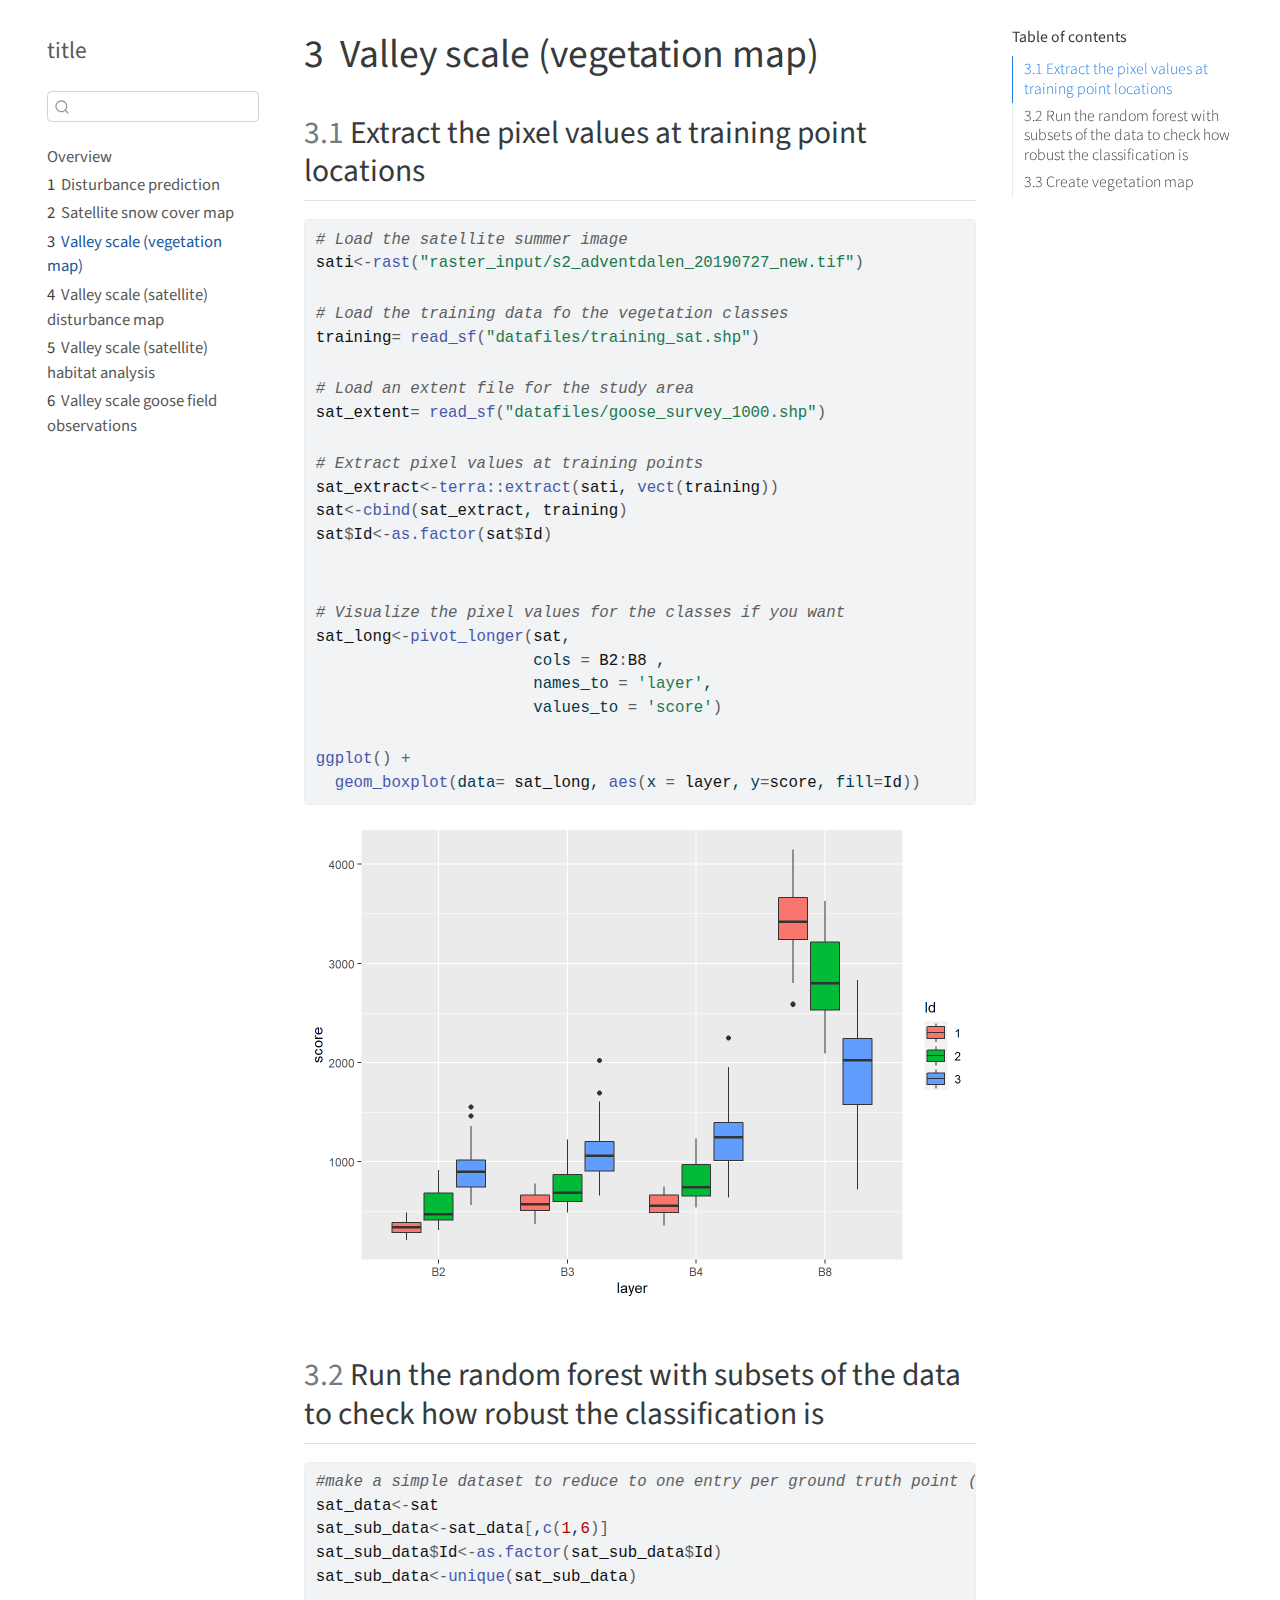
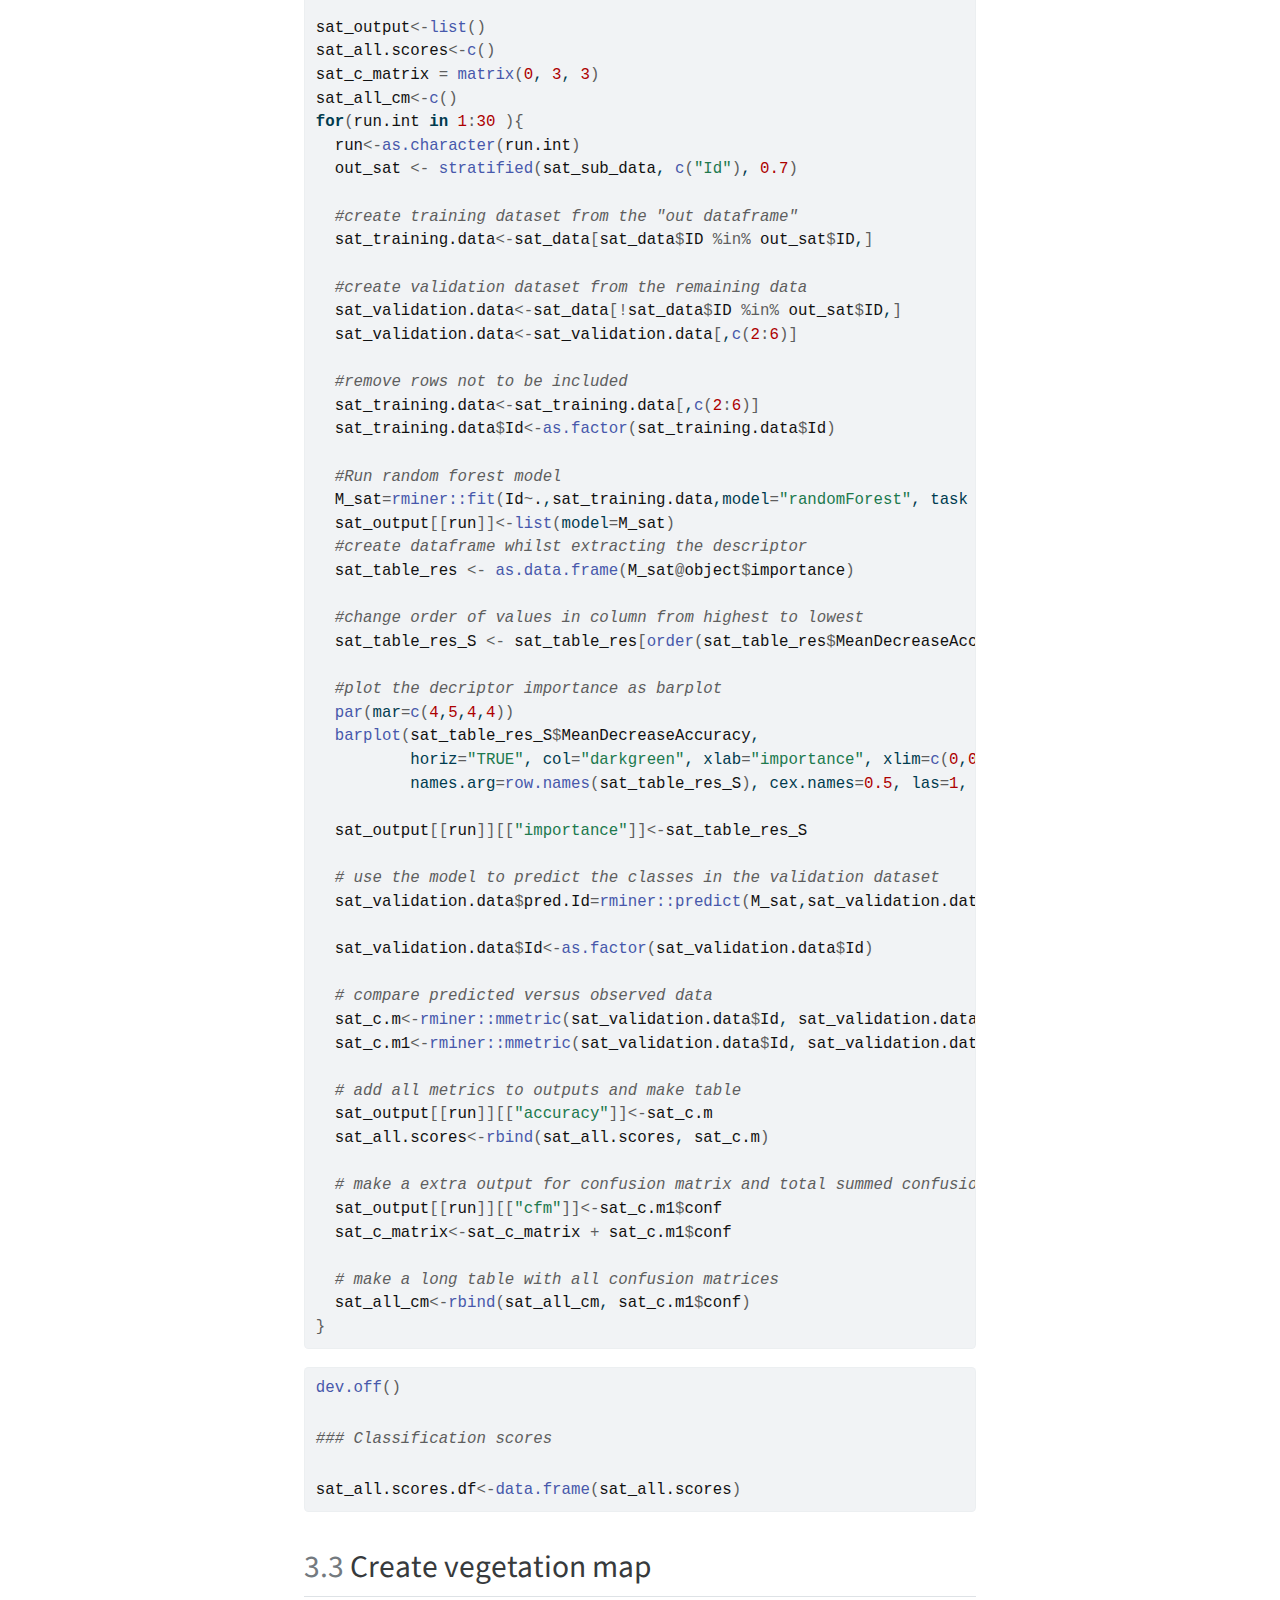
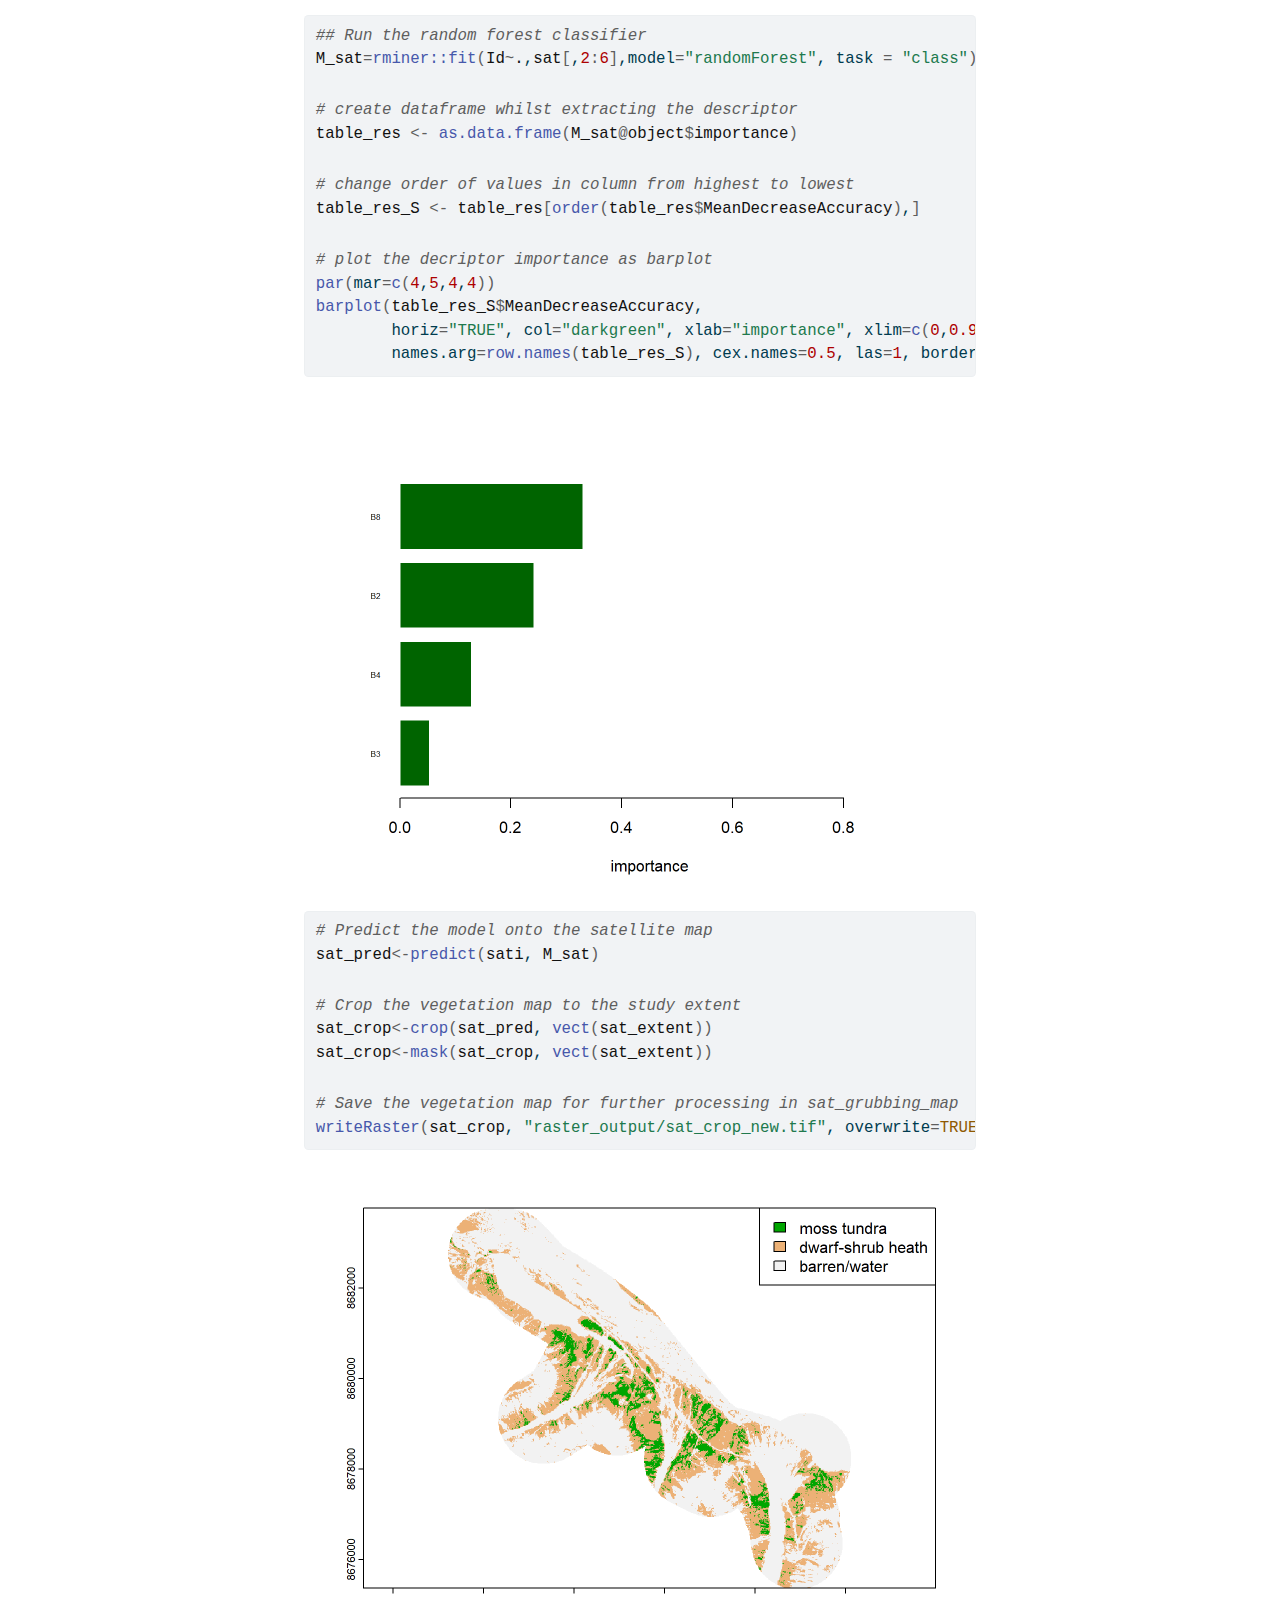
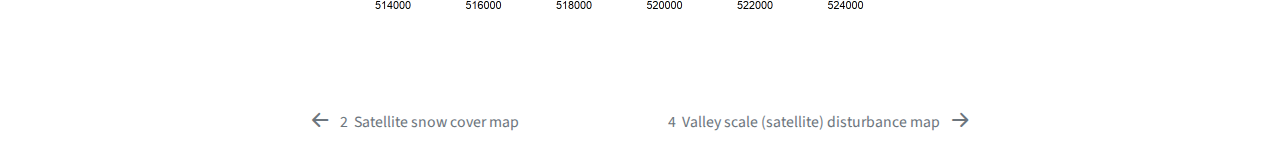
<file: docs/satellite_vegetation_map.html>
<!DOCTYPE html>
<html xmlns="http://www.w3.org/1999/xhtml" lang="en" xml:lang="en"><head>
<meta http-equiv="Content-Type" content="text/html; charset=UTF-8">
<meta charset="utf-8">
<meta name="generator" content="quarto-1.1.251">
<meta name="viewport" content="width=device-width, initial-scale=1.0, user-scalable=yes">
<title>title - 3&nbsp; Valley scale (vegetation map)</title>
<style>
code{white-space: pre-wrap;}
span.smallcaps{font-variant: small-caps;}
div.columns{display: flex; gap: min(4vw, 1.5em);}
div.column{flex: auto; overflow-x: auto;}
div.hanging-indent{margin-left: 1.5em; text-indent: -1.5em;}
ul.task-list{list-style: none;}
ul.task-list li input[type="checkbox"] {
  width: 0.8em;
  margin: 0 0.8em 0.2em -1.6em;
  vertical-align: middle;
}
pre > code.sourceCode { white-space: pre; position: relative; }
pre > code.sourceCode > span { display: inline-block; line-height: 1.25; }
pre > code.sourceCode > span:empty { height: 1.2em; }
.sourceCode { overflow: visible; }
code.sourceCode > span { color: inherit; text-decoration: inherit; }
div.sourceCode { margin: 1em 0; }
pre.sourceCode { margin: 0; }
@media screen {
div.sourceCode { overflow: auto; }
}
@media print {
pre > code.sourceCode { white-space: pre-wrap; }
pre > code.sourceCode > span { text-indent: -5em; padding-left: 5em; }
}
pre.numberSource code
  { counter-reset: source-line 0; }
pre.numberSource code > span
  { position: relative; left: -4em; counter-increment: source-line; }
pre.numberSource code > span > a:first-child::before
  { content: counter(source-line);
    position: relative; left: -1em; text-align: right; vertical-align: baseline;
    border: none; display: inline-block;
    -webkit-touch-callout: none; -webkit-user-select: none;
    -khtml-user-select: none; -moz-user-select: none;
    -ms-user-select: none; user-select: none;
    padding: 0 4px; width: 4em;
    color: #aaaaaa;
  }
pre.numberSource { margin-left: 3em; border-left: 1px solid #aaaaaa;  padding-left: 4px; }
div.sourceCode
  {   }
@media screen {
pre > code.sourceCode > span > a:first-child::before { text-decoration: underline; }
}
code span.al { color: #ff0000; font-weight: bold; } /* Alert */
code span.an { color: #60a0b0; font-weight: bold; font-style: italic; } /* Annotation */
code span.at { color: #7d9029; } /* Attribute */
code span.bn { color: #40a070; } /* BaseN */
code span.bu { color: #008000; } /* BuiltIn */
code span.cf { color: #007020; font-weight: bold; } /* ControlFlow */
code span.ch { color: #4070a0; } /* Char */
code span.cn { color: #880000; } /* Constant */
code span.co { color: #60a0b0; font-style: italic; } /* Comment */
code span.cv { color: #60a0b0; font-weight: bold; font-style: italic; } /* CommentVar */
code span.do { color: #ba2121; font-style: italic; } /* Documentation */
code span.dt { color: #902000; } /* DataType */
code span.dv { color: #40a070; } /* DecVal */
code span.er { color: #ff0000; font-weight: bold; } /* Error */
code span.ex { } /* Extension */
code span.fl { color: #40a070; } /* Float */
code span.fu { color: #06287e; } /* Function */
code span.im { color: #008000; font-weight: bold; } /* Import */
code span.in { color: #60a0b0; font-weight: bold; font-style: italic; } /* Information */
code span.kw { color: #007020; font-weight: bold; } /* Keyword */
code span.op { color: #666666; } /* Operator */
code span.ot { color: #007020; } /* Other */
code span.pp { color: #bc7a00; } /* Preprocessor */
code span.sc { color: #4070a0; } /* SpecialChar */
code span.ss { color: #bb6688; } /* SpecialString */
code span.st { color: #4070a0; } /* String */
code span.va { color: #19177c; } /* Variable */
code span.vs { color: #4070a0; } /* VerbatimString */
code span.wa { color: #60a0b0; font-weight: bold; font-style: italic; } /* Warning */
</style>

<script src="site_libs/quarto-nav/quarto-nav.js"></script>
<script src="site_libs/quarto-nav/headroom.min.js"></script>
<script src="site_libs/clipboard/clipboard.min.js"></script>
<script src="site_libs/quarto-search/autocomplete.umd.js"></script>
<script src="site_libs/quarto-search/fuse.min.js"></script>
<script src="site_libs/quarto-search/quarto-search.js"></script>
<meta name="quarto:offset" content="./">
<link href="./valley_scale_disturbance_map.html" rel="next">
<link href="./satellite_snowcover_map.html" rel="prev">
<script src="site_libs/quarto-html/quarto.js"></script>
<script src="site_libs/quarto-html/popper.min.js"></script>
<script src="site_libs/quarto-html/tippy.umd.min.js"></script>
<script src="site_libs/quarto-html/anchor.min.js"></script>
<link href="site_libs/quarto-html/tippy.css" rel="stylesheet">
<link href="site_libs/quarto-html/quarto-syntax-highlighting.css" rel="stylesheet" id="quarto-text-highlighting-styles">
<script src="site_libs/bootstrap/bootstrap.min.js"></script>
<link href="site_libs/bootstrap/bootstrap-icons.css" rel="stylesheet">
<link href="site_libs/bootstrap/bootstrap.min.css" rel="stylesheet" id="quarto-bootstrap" data-mode="light"><script id="quarto-search-options" type="application/json">{
  "location": "sidebar",
  "copy-button": false,
  "collapse-after": 3,
  "panel-placement": "start",
  "type": "textbox",
  "limit": 20,
  "language": {
    "search-no-results-text": "No results",
    "search-matching-documents-text": "matching documents",
    "search-copy-link-title": "Copy link to search",
    "search-hide-matches-text": "Hide additional matches",
    "search-more-match-text": "more match in this document",
    "search-more-matches-text": "more matches in this document",
    "search-clear-button-title": "Clear",
    "search-detached-cancel-button-title": "Cancel",
    "search-submit-button-title": "Submit"
  }
}</script>
</head>
<body class="nav-sidebar floating">

<div id="quarto-search-results"></div>
  <header id="quarto-header" class="headroom fixed-top"><nav class="quarto-secondary-nav" data-bs-toggle="collapse" data-bs-target="#quarto-sidebar" aria-controls="quarto-sidebar" aria-expanded="false" aria-label="Toggle sidebar navigation" onclick="if (window.quartoToggleHeadroom) { window.quartoToggleHeadroom(); }"><div class="container-fluid d-flex justify-content-between">
      <h1 class="quarto-secondary-nav-title">
<span class="chapter-number">3</span>&nbsp; <span class="chapter-title">Valley scale (vegetation map)</span>
</h1>
      <button type="button" class="quarto-btn-toggle btn" aria-label="Show secondary navigation">
        <i class="bi bi-chevron-right"></i>
      </button>
    </div>
  </nav></header><!-- content --><div id="quarto-content" class="quarto-container page-columns page-rows-contents page-layout-article">
<!-- sidebar -->
  <nav id="quarto-sidebar" class="sidebar collapse sidebar-navigation floating overflow-auto"><div class="pt-lg-2 mt-2 text-left sidebar-header">
    <div class="sidebar-title mb-0 py-0">
      <a href="./">title</a> 
    </div>
      </div>
      <div class="mt-2 flex-shrink-0 align-items-center">
        <div class="sidebar-search">
        <div id="quarto-search" class="" title="Search"></div>
        </div>
      </div>
    <div class="sidebar-menu-container"> 
    <ul class="list-unstyled mt-1">
<li class="sidebar-item">
  <div class="sidebar-item-container"> 
  <a href="./index.html" class="sidebar-item-text sidebar-link">Overview</a>
  </div>
</li>
        <li class="sidebar-item">
  <div class="sidebar-item-container"> 
  <a href="./disturbance_prediction.html" class="sidebar-item-text sidebar-link"><span class="chapter-number">1</span>&nbsp; <span class="chapter-title">Disturbance prediction</span></a>
  </div>
</li>
        <li class="sidebar-item">
  <div class="sidebar-item-container"> 
  <a href="./satellite_snowcover_map.html" class="sidebar-item-text sidebar-link"><span class="chapter-number">2</span>&nbsp; <span class="chapter-title">Satellite snow cover map</span></a>
  </div>
</li>
        <li class="sidebar-item">
  <div class="sidebar-item-container"> 
  <a href="./satellite_vegetation_map.html" class="sidebar-item-text sidebar-link active"><span class="chapter-number">3</span>&nbsp; <span class="chapter-title">Valley scale (vegetation map)</span></a>
  </div>
</li>
        <li class="sidebar-item">
  <div class="sidebar-item-container"> 
  <a href="./valley_scale_disturbance_map.html" class="sidebar-item-text sidebar-link"><span class="chapter-number">4</span>&nbsp; <span class="chapter-title">Valley scale (satellite) disturbance map</span></a>
  </div>
</li>
        <li class="sidebar-item">
  <div class="sidebar-item-container"> 
  <a href="./valley_scale_telemetry_habitat.html" class="sidebar-item-text sidebar-link"><span class="chapter-number">5</span>&nbsp; <span class="chapter-title">Valley scale (satellite) habitat analysis</span></a>
  </div>
</li>
        <li class="sidebar-item">
  <div class="sidebar-item-container"> 
  <a href="./valley_scale_observation.html" class="sidebar-item-text sidebar-link"><span class="chapter-number">6</span>&nbsp; <span class="chapter-title">Valley scale goose field observations</span></a>
  </div>
</li>
    </ul>
</div>
</nav><!-- margin-sidebar --><div id="quarto-margin-sidebar" class="sidebar margin-sidebar">
        <nav id="TOC" role="doc-toc" class="toc-active"><h2 id="toc-title">Table of contents</h2>
   
  <ul>
<li><a href="#extract-the-pixel-values-at-training-point-locations" id="toc-extract-the-pixel-values-at-training-point-locations" class="nav-link active" data-scroll-target="#extract-the-pixel-values-at-training-point-locations"><span class="toc-section-number">3.1</span>  Extract the pixel values at training point locations</a></li>
  <li><a href="#run-the-random-forest-with-subsets-of-the-data-to-check-how-robust-the-classification-is" id="toc-run-the-random-forest-with-subsets-of-the-data-to-check-how-robust-the-classification-is" class="nav-link" data-scroll-target="#run-the-random-forest-with-subsets-of-the-data-to-check-how-robust-the-classification-is"><span class="toc-section-number">3.2</span>  Run the random forest with subsets of the data to check how robust the classification is</a></li>
  <li><a href="#create-vegetation-map" id="toc-create-vegetation-map" class="nav-link" data-scroll-target="#create-vegetation-map"><span class="toc-section-number">3.3</span>  Create vegetation map</a></li>
  </ul></nav>
    </div>
<!-- main -->
<main class="content" id="quarto-document-content"><header id="title-block-header" class="quarto-title-block default"><div class="quarto-title">
<h1 class="title d-none d-lg-block">
<span class="chapter-number">3</span>&nbsp; <span class="chapter-title">Valley scale (vegetation map)</span>
</h1>
</div>



<div class="quarto-title-meta">

    
    
  </div>
  

</header><div class="cell">

</div>
<section id="extract-the-pixel-values-at-training-point-locations" class="level2" data-number="3.1"><h2 data-number="3.1" class="anchored" data-anchor-id="extract-the-pixel-values-at-training-point-locations">
<span class="header-section-number">3.1</span> Extract the pixel values at training point locations</h2>
<div class="cell">
<div class="sourceCode" id="cb1"><pre class="downlit sourceCode r code-with-copy"><code class="sourceCode R"><span><span class="co"># Load the satellite summer image </span></span>
<span><span class="va">sati</span><span class="op">&lt;-</span><span class="fu">rast</span><span class="op">(</span><span class="st">"raster_input/s2_adventdalen_20190727_new.tif"</span><span class="op">)</span></span>
<span></span>
<span><span class="co"># Load the training data fo the vegetation classes</span></span>
<span><span class="va">training</span><span class="op">=</span> <span class="fu">read_sf</span><span class="op">(</span><span class="st">"datafiles/training_sat.shp"</span><span class="op">)</span></span>
<span></span>
<span><span class="co"># Load an extent file for the study area</span></span>
<span><span class="va">sat_extent</span><span class="op">=</span> <span class="fu">read_sf</span><span class="op">(</span><span class="st">"datafiles/goose_survey_1000.shp"</span><span class="op">)</span></span>
<span></span>
<span><span class="co"># Extract pixel values at training points </span></span>
<span><span class="va">sat_extract</span><span class="op">&lt;-</span><span class="fu">terra</span><span class="fu">::</span><span class="fu"><a href="https://rdrr.io/pkg/terra/man/extract.html">extract</a></span><span class="op">(</span><span class="va">sati</span>, <span class="fu">vect</span><span class="op">(</span><span class="va">training</span><span class="op">)</span><span class="op">)</span></span>
<span><span class="va">sat</span><span class="op">&lt;-</span><span class="fu"><a href="https://rdrr.io/r/base/cbind.html">cbind</a></span><span class="op">(</span><span class="va">sat_extract</span>, <span class="va">training</span><span class="op">)</span></span>
<span><span class="va">sat</span><span class="op">$</span><span class="va">Id</span><span class="op">&lt;-</span><span class="fu"><a href="https://rdrr.io/r/base/factor.html">as.factor</a></span><span class="op">(</span><span class="va">sat</span><span class="op">$</span><span class="va">Id</span><span class="op">)</span></span>
<span></span>
<span></span>
<span><span class="co"># Visualize the pixel values for the classes if you want </span></span>
<span><span class="va">sat_long</span><span class="op">&lt;-</span><span class="fu">pivot_longer</span><span class="op">(</span><span class="va">sat</span>,</span>
<span>                       cols <span class="op">=</span> <span class="va">B2</span><span class="op">:</span><span class="va">B8</span> ,</span>
<span>                       names_to <span class="op">=</span> <span class="st">'layer'</span>,</span>
<span>                       values_to <span class="op">=</span> <span class="st">'score'</span><span class="op">)</span></span>
<span></span>
<span><span class="fu">ggplot</span><span class="op">(</span><span class="op">)</span> <span class="op">+</span></span>
<span>  <span class="fu">geom_boxplot</span><span class="op">(</span>data<span class="op">=</span> <span class="va">sat_long</span>, <span class="fu">aes</span><span class="op">(</span>x <span class="op">=</span> <span class="va">layer</span>, y<span class="op">=</span><span class="va">score</span>, fill<span class="op">=</span><span class="va">Id</span><span class="op">)</span><span class="op">)</span></span></code><button title="Copy to Clipboard" class="code-copy-button"><i class="bi"></i></button></pre></div>
<div class="cell-output-display">
<p><img src="satellite_vegetation_map_files/figure-html/unnamed-chunk-3-1.png" class="img-fluid" width="672"></p>
</div>
</div>
</section><section id="run-the-random-forest-with-subsets-of-the-data-to-check-how-robust-the-classification-is" class="level2" data-number="3.2"><h2 data-number="3.2" class="anchored" data-anchor-id="run-the-random-forest-with-subsets-of-the-data-to-check-how-robust-the-classification-is">
<span class="header-section-number">3.2</span> Run the random forest with subsets of the data to check how robust the classification is</h2>
<div class="cell">
<div class="sourceCode" id="cb2"><pre class="downlit sourceCode r code-with-copy"><code class="sourceCode R"><span><span class="co">#make a simple dataset to reduce to one entry per ground truth point (ID column and class column)</span></span>
<span><span class="va">sat_data</span><span class="op">&lt;-</span><span class="va">sat</span></span>
<span><span class="va">sat_sub_data</span><span class="op">&lt;-</span><span class="va">sat_data</span><span class="op">[</span>,<span class="fu"><a href="https://rdrr.io/r/base/c.html">c</a></span><span class="op">(</span><span class="fl">1</span>,<span class="fl">6</span><span class="op">)</span><span class="op">]</span></span>
<span><span class="va">sat_sub_data</span><span class="op">$</span><span class="va">Id</span><span class="op">&lt;-</span><span class="fu"><a href="https://rdrr.io/r/base/factor.html">as.factor</a></span><span class="op">(</span><span class="va">sat_sub_data</span><span class="op">$</span><span class="va">Id</span><span class="op">)</span></span>
<span><span class="va">sat_sub_data</span><span class="op">&lt;-</span><span class="fu"><a href="https://rdrr.io/r/base/unique.html">unique</a></span><span class="op">(</span><span class="va">sat_sub_data</span><span class="op">)</span></span>
<span></span>
<span><span class="va">sat_output</span><span class="op">&lt;-</span><span class="fu"><a href="https://rdrr.io/r/base/list.html">list</a></span><span class="op">(</span><span class="op">)</span> </span>
<span><span class="va">sat_all.scores</span><span class="op">&lt;-</span><span class="fu"><a href="https://rdrr.io/r/base/c.html">c</a></span><span class="op">(</span><span class="op">)</span></span>
<span><span class="va">sat_c_matrix</span> <span class="op">=</span> <span class="fu"><a href="https://rdrr.io/r/base/matrix.html">matrix</a></span><span class="op">(</span><span class="fl">0</span>, <span class="fl">3</span>, <span class="fl">3</span><span class="op">)</span></span>
<span><span class="va">sat_all_cm</span><span class="op">&lt;-</span><span class="fu"><a href="https://rdrr.io/r/base/c.html">c</a></span><span class="op">(</span><span class="op">)</span></span>
<span><span class="kw">for</span><span class="op">(</span><span class="va">run.int</span> <span class="kw">in</span> <span class="fl">1</span><span class="op">:</span><span class="fl">30</span> <span class="op">)</span><span class="op">{</span></span>
<span>  <span class="va">run</span><span class="op">&lt;-</span><span class="fu"><a href="https://rdrr.io/r/base/character.html">as.character</a></span><span class="op">(</span><span class="va">run.int</span><span class="op">)</span></span>
<span>  <span class="va">out_sat</span> <span class="op">&lt;-</span> <span class="fu">stratified</span><span class="op">(</span><span class="va">sat_sub_data</span>, <span class="fu"><a href="https://rdrr.io/r/base/c.html">c</a></span><span class="op">(</span><span class="st">"Id"</span><span class="op">)</span>, <span class="fl">0.7</span><span class="op">)</span></span>
<span>  </span>
<span>  <span class="co">#create training dataset from the "out dataframe"</span></span>
<span>  <span class="va">sat_training.data</span><span class="op">&lt;-</span><span class="va">sat_data</span><span class="op">[</span><span class="va">sat_data</span><span class="op">$</span><span class="va">ID</span> <span class="op"><a href="https://rdrr.io/r/base/match.html">%in%</a></span> <span class="va">out_sat</span><span class="op">$</span><span class="va">ID</span>,<span class="op">]</span></span>
<span>  </span>
<span>  <span class="co">#create validation dataset from the remaining data</span></span>
<span>  <span class="va">sat_validation.data</span><span class="op">&lt;-</span><span class="va">sat_data</span><span class="op">[</span><span class="op">!</span><span class="va">sat_data</span><span class="op">$</span><span class="va">ID</span> <span class="op"><a href="https://rdrr.io/r/base/match.html">%in%</a></span> <span class="va">out_sat</span><span class="op">$</span><span class="va">ID</span>,<span class="op">]</span></span>
<span>  <span class="va">sat_validation.data</span><span class="op">&lt;-</span><span class="va">sat_validation.data</span><span class="op">[</span>,<span class="fu"><a href="https://rdrr.io/r/base/c.html">c</a></span><span class="op">(</span><span class="fl">2</span><span class="op">:</span><span class="fl">6</span><span class="op">)</span><span class="op">]</span></span>
<span>  </span>
<span>  <span class="co">#remove rows not to be included</span></span>
<span>  <span class="va">sat_training.data</span><span class="op">&lt;-</span><span class="va">sat_training.data</span><span class="op">[</span>,<span class="fu"><a href="https://rdrr.io/r/base/c.html">c</a></span><span class="op">(</span><span class="fl">2</span><span class="op">:</span><span class="fl">6</span><span class="op">)</span><span class="op">]</span></span>
<span>  <span class="va">sat_training.data</span><span class="op">$</span><span class="va">Id</span><span class="op">&lt;-</span><span class="fu"><a href="https://rdrr.io/r/base/factor.html">as.factor</a></span><span class="op">(</span><span class="va">sat_training.data</span><span class="op">$</span><span class="va">Id</span><span class="op">)</span></span>
<span>  </span>
<span>  <span class="co">#Run random forest model</span></span>
<span>  <span class="va">M_sat</span><span class="op">=</span><span class="fu">rminer</span><span class="fu">::</span><span class="fu"><a href="https://rdrr.io/pkg/rminer/man/fit.html">fit</a></span><span class="op">(</span><span class="va">Id</span><span class="op">~</span><span class="va">.</span>,<span class="va">sat_training.data</span>,model<span class="op">=</span><span class="st">"randomForest"</span>, task <span class="op">=</span> <span class="st">"class"</span><span class="op">)</span></span>
<span>  <span class="va">sat_output</span><span class="op">[[</span><span class="va">run</span><span class="op">]</span><span class="op">]</span><span class="op">&lt;-</span><span class="fu"><a href="https://rdrr.io/r/base/list.html">list</a></span><span class="op">(</span>model<span class="op">=</span><span class="va">M_sat</span><span class="op">)</span></span>
<span>  <span class="co">#create dataframe whilst extracting the descriptor </span></span>
<span>  <span class="va">sat_table_res</span> <span class="op">&lt;-</span> <span class="fu"><a href="https://rdrr.io/r/base/as.data.frame.html">as.data.frame</a></span><span class="op">(</span><span class="va">M_sat</span><span class="op">@</span><span class="va">object</span><span class="op">$</span><span class="va">importance</span><span class="op">)</span></span>
<span>  </span>
<span>  <span class="co">#change order of values in column from highest to lowest</span></span>
<span>  <span class="va">sat_table_res_S</span> <span class="op">&lt;-</span> <span class="va">sat_table_res</span><span class="op">[</span><span class="fu"><a href="https://rdrr.io/r/base/order.html">order</a></span><span class="op">(</span><span class="va">sat_table_res</span><span class="op">$</span><span class="va">MeanDecreaseAccuracy</span><span class="op">)</span>,<span class="op">]</span> </span>
<span>  </span>
<span>  <span class="co">#plot the decriptor importance as barplot</span></span>
<span>  <span class="fu"><a href="https://rdrr.io/r/graphics/par.html">par</a></span><span class="op">(</span>mar<span class="op">=</span><span class="fu"><a href="https://rdrr.io/r/base/c.html">c</a></span><span class="op">(</span><span class="fl">4</span>,<span class="fl">5</span>,<span class="fl">4</span>,<span class="fl">4</span><span class="op">)</span><span class="op">)</span></span>
<span>  <span class="fu"><a href="https://rdrr.io/r/graphics/barplot.html">barplot</a></span><span class="op">(</span><span class="va">sat_table_res_S</span><span class="op">$</span><span class="va">MeanDecreaseAccuracy</span>,</span>
<span>          horiz<span class="op">=</span><span class="st">"TRUE"</span>, col<span class="op">=</span><span class="st">"darkgreen"</span>, xlab<span class="op">=</span><span class="st">"importance"</span>, xlim<span class="op">=</span><span class="fu"><a href="https://rdrr.io/r/base/c.html">c</a></span><span class="op">(</span><span class="fl">0</span>,<span class="fl">0.9</span><span class="op">)</span>,</span>
<span>          names.arg<span class="op">=</span><span class="fu"><a href="https://rdrr.io/r/base/row.names.html">row.names</a></span><span class="op">(</span><span class="va">sat_table_res_S</span><span class="op">)</span>, cex.names<span class="op">=</span><span class="fl">0.5</span>, las<span class="op">=</span><span class="fl">1</span>, border<span class="op">=</span><span class="cn">F</span><span class="op">)</span></span>
<span>  </span>
<span>  <span class="va">sat_output</span><span class="op">[[</span><span class="va">run</span><span class="op">]</span><span class="op">]</span><span class="op">[[</span><span class="st">"importance"</span><span class="op">]</span><span class="op">]</span><span class="op">&lt;-</span><span class="va">sat_table_res_S</span></span>
<span>  </span>
<span>  <span class="co"># use the model to predict the classes in the validation dataset</span></span>
<span>  <span class="va">sat_validation.data</span><span class="op">$</span><span class="va">pred.Id</span><span class="op">=</span><span class="fu">rminer</span><span class="fu">::</span><span class="fu">predict</span><span class="op">(</span><span class="va">M_sat</span>,<span class="va">sat_validation.data</span><span class="op">)</span></span>
<span>  </span>
<span>  <span class="va">sat_validation.data</span><span class="op">$</span><span class="va">Id</span><span class="op">&lt;-</span><span class="fu"><a href="https://rdrr.io/r/base/factor.html">as.factor</a></span><span class="op">(</span><span class="va">sat_validation.data</span><span class="op">$</span><span class="va">Id</span><span class="op">)</span></span>
<span>  </span>
<span>  <span class="co"># compare predicted versus observed data</span></span>
<span>  <span class="va">sat_c.m</span><span class="op">&lt;-</span><span class="fu">rminer</span><span class="fu">::</span><span class="fu"><a href="https://rdrr.io/pkg/rminer/man/mmetric.html">mmetric</a></span><span class="op">(</span><span class="va">sat_validation.data</span><span class="op">$</span><span class="va">Id</span>, <span class="va">sat_validation.data</span><span class="op">$</span><span class="va">pred.Id</span>, metric<span class="op">=</span><span class="fu"><a href="https://rdrr.io/r/base/c.html">c</a></span><span class="op">(</span><span class="st">"ALL"</span><span class="op">)</span><span class="op">)</span></span>
<span>  <span class="va">sat_c.m1</span><span class="op">&lt;-</span><span class="fu">rminer</span><span class="fu">::</span><span class="fu"><a href="https://rdrr.io/pkg/rminer/man/mmetric.html">mmetric</a></span><span class="op">(</span><span class="va">sat_validation.data</span><span class="op">$</span><span class="va">Id</span>, <span class="va">sat_validation.data</span><span class="op">$</span><span class="va">pred.Id</span>, metric<span class="op">=</span><span class="fu"><a href="https://rdrr.io/r/base/c.html">c</a></span><span class="op">(</span><span class="st">"CONF"</span><span class="op">)</span><span class="op">)</span></span>
<span>  </span>
<span>  <span class="co"># add all metrics to outputs and make table</span></span>
<span>  <span class="va">sat_output</span><span class="op">[[</span><span class="va">run</span><span class="op">]</span><span class="op">]</span><span class="op">[[</span><span class="st">"accuracy"</span><span class="op">]</span><span class="op">]</span><span class="op">&lt;-</span><span class="va">sat_c.m</span></span>
<span>  <span class="va">sat_all.scores</span><span class="op">&lt;-</span><span class="fu"><a href="https://rdrr.io/r/base/cbind.html">rbind</a></span><span class="op">(</span><span class="va">sat_all.scores</span>, <span class="va">sat_c.m</span><span class="op">)</span></span>
<span>  </span>
<span>  <span class="co"># make a extra output for confusion matrix and total summed confusion matrix</span></span>
<span>  <span class="va">sat_output</span><span class="op">[[</span><span class="va">run</span><span class="op">]</span><span class="op">]</span><span class="op">[[</span><span class="st">"cfm"</span><span class="op">]</span><span class="op">]</span><span class="op">&lt;-</span><span class="va">sat_c.m1</span><span class="op">$</span><span class="va">conf</span></span>
<span>  <span class="va">sat_c_matrix</span><span class="op">&lt;-</span><span class="va">sat_c_matrix</span> <span class="op">+</span> <span class="va">sat_c.m1</span><span class="op">$</span><span class="va">conf</span></span>
<span>  </span>
<span>  <span class="co"># make a long table with all confusion matrices</span></span>
<span>  <span class="va">sat_all_cm</span><span class="op">&lt;-</span><span class="fu"><a href="https://rdrr.io/r/base/cbind.html">rbind</a></span><span class="op">(</span><span class="va">sat_all_cm</span>, <span class="va">sat_c.m1</span><span class="op">$</span><span class="va">conf</span><span class="op">)</span></span>
<span><span class="op">}</span></span></code><button title="Copy to Clipboard" class="code-copy-button"><i class="bi"></i></button></pre></div>
<div class="sourceCode" id="cb3"><pre class="downlit sourceCode r code-with-copy"><code class="sourceCode R"><span><span class="fu"><a href="https://rdrr.io/r/grDevices/dev.html">dev.off</a></span><span class="op">(</span><span class="op">)</span></span>
<span></span>
<span><span class="co">### Classification scores</span></span>
<span></span>
<span><span class="va">sat_all.scores.df</span><span class="op">&lt;-</span><span class="fu"><a href="https://rdrr.io/r/base/data.frame.html">data.frame</a></span><span class="op">(</span><span class="va">sat_all.scores</span><span class="op">)</span></span></code><button title="Copy to Clipboard" class="code-copy-button"><i class="bi"></i></button></pre></div>
</div>
</section><section id="create-vegetation-map" class="level2" data-number="3.3"><h2 data-number="3.3" class="anchored" data-anchor-id="create-vegetation-map">
<span class="header-section-number">3.3</span> Create vegetation map</h2>
<div class="cell">
<div class="sourceCode" id="cb4"><pre class="downlit sourceCode r code-with-copy"><code class="sourceCode R"><span><span class="co">## Run the random forest classifier</span></span>
<span><span class="va">M_sat</span><span class="op">=</span><span class="fu">rminer</span><span class="fu">::</span><span class="fu"><a href="https://rdrr.io/pkg/rminer/man/fit.html">fit</a></span><span class="op">(</span><span class="va">Id</span><span class="op">~</span><span class="va">.</span>,<span class="va">sat</span><span class="op">[</span>,<span class="fl">2</span><span class="op">:</span><span class="fl">6</span><span class="op">]</span>,model<span class="op">=</span><span class="st">"randomForest"</span>, task <span class="op">=</span> <span class="st">"class"</span><span class="op">)</span></span>
<span></span>
<span><span class="co"># create dataframe whilst extracting the descriptor </span></span>
<span><span class="va">table_res</span> <span class="op">&lt;-</span> <span class="fu"><a href="https://rdrr.io/r/base/as.data.frame.html">as.data.frame</a></span><span class="op">(</span><span class="va">M_sat</span><span class="op">@</span><span class="va">object</span><span class="op">$</span><span class="va">importance</span><span class="op">)</span></span>
<span></span>
<span><span class="co"># change order of values in column from highest to lowest</span></span>
<span><span class="va">table_res_S</span> <span class="op">&lt;-</span> <span class="va">table_res</span><span class="op">[</span><span class="fu"><a href="https://rdrr.io/r/base/order.html">order</a></span><span class="op">(</span><span class="va">table_res</span><span class="op">$</span><span class="va">MeanDecreaseAccuracy</span><span class="op">)</span>,<span class="op">]</span> </span>
<span></span>
<span><span class="co"># plot the decriptor importance as barplot</span></span>
<span><span class="fu"><a href="https://rdrr.io/r/graphics/par.html">par</a></span><span class="op">(</span>mar<span class="op">=</span><span class="fu"><a href="https://rdrr.io/r/base/c.html">c</a></span><span class="op">(</span><span class="fl">4</span>,<span class="fl">5</span>,<span class="fl">4</span>,<span class="fl">4</span><span class="op">)</span><span class="op">)</span></span>
<span><span class="fu"><a href="https://rdrr.io/r/graphics/barplot.html">barplot</a></span><span class="op">(</span><span class="va">table_res_S</span><span class="op">$</span><span class="va">MeanDecreaseAccuracy</span>,</span>
<span>        horiz<span class="op">=</span><span class="st">"TRUE"</span>, col<span class="op">=</span><span class="st">"darkgreen"</span>, xlab<span class="op">=</span><span class="st">"importance"</span>, xlim<span class="op">=</span><span class="fu"><a href="https://rdrr.io/r/base/c.html">c</a></span><span class="op">(</span><span class="fl">0</span>,<span class="fl">0.9</span><span class="op">)</span>,</span>
<span>        names.arg<span class="op">=</span><span class="fu"><a href="https://rdrr.io/r/base/row.names.html">row.names</a></span><span class="op">(</span><span class="va">table_res_S</span><span class="op">)</span>, cex.names<span class="op">=</span><span class="fl">0.5</span>, las<span class="op">=</span><span class="fl">1</span>, border<span class="op">=</span><span class="cn">F</span><span class="op">)</span></span></code><button title="Copy to Clipboard" class="code-copy-button"><i class="bi"></i></button></pre></div>
<div class="cell-output-display">
<p><img src="satellite_vegetation_map_files/figure-html/unnamed-chunk-5-1.png" class="img-fluid" width="672"></p>
</div>
<div class="sourceCode" id="cb5"><pre class="downlit sourceCode r code-with-copy"><code class="sourceCode R"><span><span class="co"># Predict the model onto the satellite map</span></span>
<span><span class="va">sat_pred</span><span class="op">&lt;-</span><span class="fu"><a href="https://rdrr.io/r/stats/predict.html">predict</a></span><span class="op">(</span><span class="va">sati</span>, <span class="va">M_sat</span><span class="op">)</span></span>
<span></span>
<span><span class="co"># Crop the vegetation map to the study extent</span></span>
<span><span class="va">sat_crop</span><span class="op">&lt;-</span><span class="fu">crop</span><span class="op">(</span><span class="va">sat_pred</span>, <span class="fu">vect</span><span class="op">(</span><span class="va">sat_extent</span><span class="op">)</span><span class="op">)</span></span>
<span><span class="va">sat_crop</span><span class="op">&lt;-</span><span class="fu">mask</span><span class="op">(</span><span class="va">sat_crop</span>, <span class="fu">vect</span><span class="op">(</span><span class="va">sat_extent</span><span class="op">)</span><span class="op">)</span></span>
<span></span>
<span><span class="co"># Save the vegetation map for further processing in sat_grubbing_map</span></span>
<span><span class="fu">writeRaster</span><span class="op">(</span><span class="va">sat_crop</span>, <span class="st">"raster_output/sat_crop_new.tif"</span>, overwrite<span class="op">=</span><span class="cn">TRUE</span><span class="op">)</span></span></code><button title="Copy to Clipboard" class="code-copy-button"><i class="bi"></i></button></pre></div>
</div>
<div class="cell">
<div class="cell-output-display">
<p><img src="satellite_vegetation_map_files/figure-html/unnamed-chunk-6-1.png" class="img-fluid" width="672"></p>
</div>
</div>


</section></main><!-- /main --><script id="quarto-html-after-body" type="application/javascript">
window.document.addEventListener("DOMContentLoaded", function (event) {
  const toggleBodyColorMode = (bsSheetEl) => {
    const mode = bsSheetEl.getAttribute("data-mode");
    const bodyEl = window.document.querySelector("body");
    if (mode === "dark") {
      bodyEl.classList.add("quarto-dark");
      bodyEl.classList.remove("quarto-light");
    } else {
      bodyEl.classList.add("quarto-light");
      bodyEl.classList.remove("quarto-dark");
    }
  }
  const toggleBodyColorPrimary = () => {
    const bsSheetEl = window.document.querySelector("link#quarto-bootstrap");
    if (bsSheetEl) {
      toggleBodyColorMode(bsSheetEl);
    }
  }
  toggleBodyColorPrimary();  
  const icon = "";
  const anchorJS = new window.AnchorJS();
  anchorJS.options = {
    placement: 'right',
    icon: icon
  };
  anchorJS.add('.anchored');
  const clipboard = new window.ClipboardJS('.code-copy-button', {
    target: function(trigger) {
      return trigger.previousElementSibling;
    }
  });
  clipboard.on('success', function(e) {
    // button target
    const button = e.trigger;
    // don't keep focus
    button.blur();
    // flash "checked"
    button.classList.add('code-copy-button-checked');
    var currentTitle = button.getAttribute("title");
    button.setAttribute("title", "Copied!");
    setTimeout(function() {
      button.setAttribute("title", currentTitle);
      button.classList.remove('code-copy-button-checked');
    }, 1000);
    // clear code selection
    e.clearSelection();
  });
  function tippyHover(el, contentFn) {
    const config = {
      allowHTML: true,
      content: contentFn,
      maxWidth: 500,
      delay: 100,
      arrow: false,
      appendTo: function(el) {
          return el.parentElement;
      },
      interactive: true,
      interactiveBorder: 10,
      theme: 'quarto',
      placement: 'bottom-start'
    };
    window.tippy(el, config); 
  }
  const noterefs = window.document.querySelectorAll('a[role="doc-noteref"]');
  for (var i=0; i<noterefs.length; i++) {
    const ref = noterefs[i];
    tippyHover(ref, function() {
      // use id or data attribute instead here
      let href = ref.getAttribute('data-footnote-href') || ref.getAttribute('href');
      try { href = new URL(href).hash; } catch {}
      const id = href.replace(/^#\/?/, "");
      const note = window.document.getElementById(id);
      return note.innerHTML;
    });
  }
  var bibliorefs = window.document.querySelectorAll('a[role="doc-biblioref"]');
  for (var i=0; i<bibliorefs.length; i++) {
    const ref = bibliorefs[i];
    const cites = ref.parentNode.getAttribute('data-cites').split(' ');
    tippyHover(ref, function() {
      var popup = window.document.createElement('div');
      cites.forEach(function(cite) {
        var citeDiv = window.document.createElement('div');
        citeDiv.classList.add('hanging-indent');
        citeDiv.classList.add('csl-entry');
        var biblioDiv = window.document.getElementById('ref-' + cite);
        if (biblioDiv) {
          citeDiv.innerHTML = biblioDiv.innerHTML;
        }
        popup.appendChild(citeDiv);
      });
      return popup.innerHTML;
    });
  }
});
</script><nav class="page-navigation"><div class="nav-page nav-page-previous">
      <a href="./satellite_snowcover_map.html" class="pagination-link">
        <i class="bi bi-arrow-left-short"></i> <span class="nav-page-text"><span class="chapter-number">2</span>&nbsp; <span class="chapter-title">Satellite snow cover map</span></span>
      </a>          
  </div>
  <div class="nav-page nav-page-next">
      <a href="./valley_scale_disturbance_map.html" class="pagination-link">
        <span class="nav-page-text"><span class="chapter-number">4</span>&nbsp; <span class="chapter-title">Valley scale (satellite) disturbance map</span></span> <i class="bi bi-arrow-right-short"></i>
      </a>
  </div>
</nav>
</div> <!-- /content -->



</body></html>
</file>
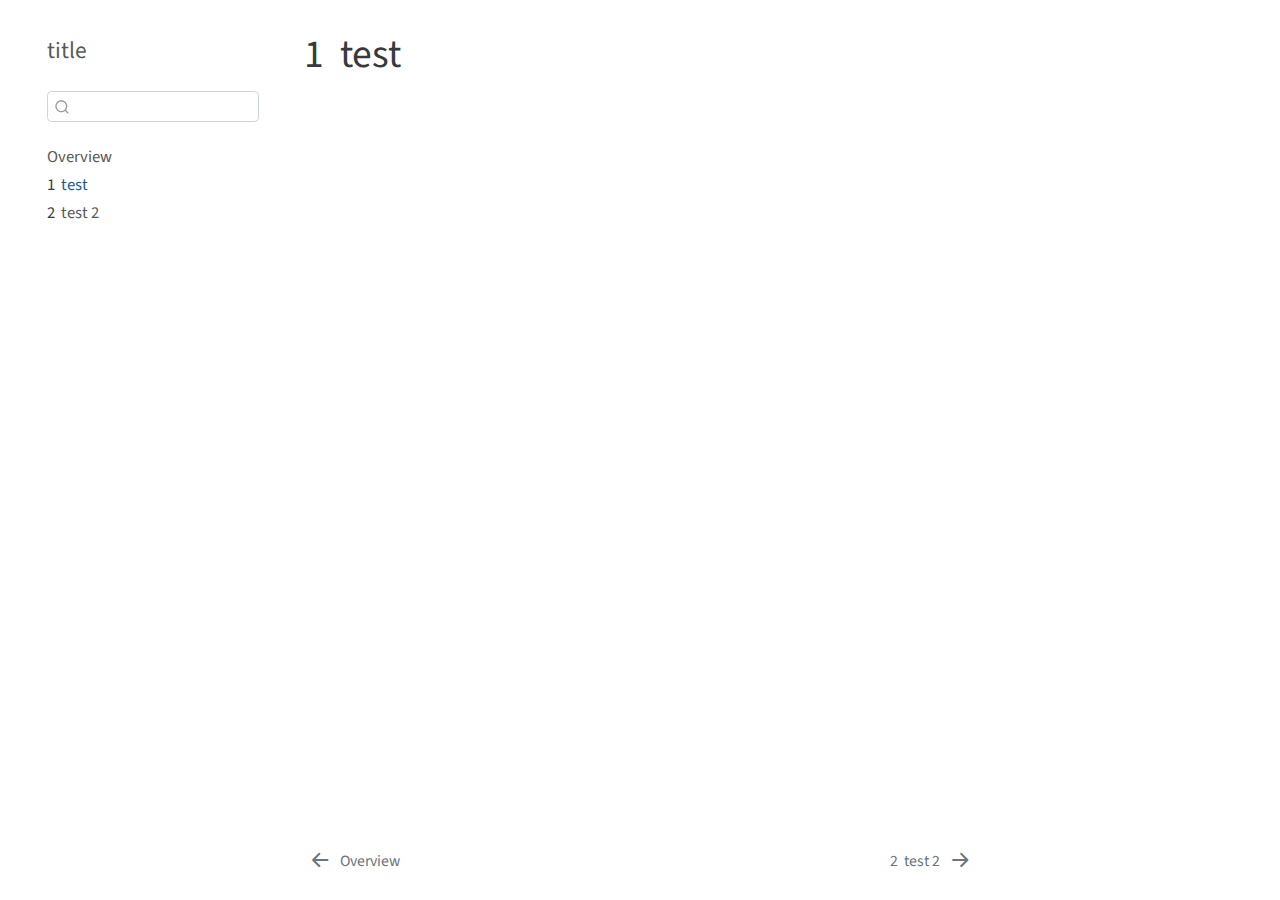
<file: docs/test.html>
<!DOCTYPE html>
<html xmlns="http://www.w3.org/1999/xhtml" lang="en" xml:lang="en"><head>

<meta charset="utf-8">
<meta name="generator" content="quarto-1.1.251">

<meta name="viewport" content="width=device-width, initial-scale=1.0, user-scalable=yes">


<title>title - 1&nbsp; test</title>
<style>
code{white-space: pre-wrap;}
span.smallcaps{font-variant: small-caps;}
div.columns{display: flex; gap: min(4vw, 1.5em);}
div.column{flex: auto; overflow-x: auto;}
div.hanging-indent{margin-left: 1.5em; text-indent: -1.5em;}
ul.task-list{list-style: none;}
ul.task-list li input[type="checkbox"] {
  width: 0.8em;
  margin: 0 0.8em 0.2em -1.6em;
  vertical-align: middle;
}
</style>


<script src="site_libs/quarto-nav/quarto-nav.js"></script>
<script src="site_libs/quarto-nav/headroom.min.js"></script>
<script src="site_libs/clipboard/clipboard.min.js"></script>
<script src="site_libs/quarto-search/autocomplete.umd.js"></script>
<script src="site_libs/quarto-search/fuse.min.js"></script>
<script src="site_libs/quarto-search/quarto-search.js"></script>
<meta name="quarto:offset" content="./">
<link href="./test2.html" rel="next">
<link href="./index.html" rel="prev">
<script src="site_libs/quarto-html/quarto.js"></script>
<script src="site_libs/quarto-html/popper.min.js"></script>
<script src="site_libs/quarto-html/tippy.umd.min.js"></script>
<script src="site_libs/quarto-html/anchor.min.js"></script>
<link href="site_libs/quarto-html/tippy.css" rel="stylesheet">
<link href="site_libs/quarto-html/quarto-syntax-highlighting.css" rel="stylesheet" id="quarto-text-highlighting-styles">
<script src="site_libs/bootstrap/bootstrap.min.js"></script>
<link href="site_libs/bootstrap/bootstrap-icons.css" rel="stylesheet">
<link href="site_libs/bootstrap/bootstrap.min.css" rel="stylesheet" id="quarto-bootstrap" data-mode="light">
<script id="quarto-search-options" type="application/json">{
  "location": "sidebar",
  "copy-button": false,
  "collapse-after": 3,
  "panel-placement": "start",
  "type": "textbox",
  "limit": 20,
  "language": {
    "search-no-results-text": "No results",
    "search-matching-documents-text": "matching documents",
    "search-copy-link-title": "Copy link to search",
    "search-hide-matches-text": "Hide additional matches",
    "search-more-match-text": "more match in this document",
    "search-more-matches-text": "more matches in this document",
    "search-clear-button-title": "Clear",
    "search-detached-cancel-button-title": "Cancel",
    "search-submit-button-title": "Submit"
  }
}</script>


</head>

<body class="nav-sidebar floating">

<div id="quarto-search-results"></div>
  <header id="quarto-header" class="headroom fixed-top">
  <nav class="quarto-secondary-nav" data-bs-toggle="collapse" data-bs-target="#quarto-sidebar" aria-controls="quarto-sidebar" aria-expanded="false" aria-label="Toggle sidebar navigation" onclick="if (window.quartoToggleHeadroom) { window.quartoToggleHeadroom(); }">
    <div class="container-fluid d-flex justify-content-between">
      <h1 class="quarto-secondary-nav-title"><span class="chapter-number">1</span>&nbsp; <span class="chapter-title">test</span></h1>
      <button type="button" class="quarto-btn-toggle btn" aria-label="Show secondary navigation">
        <i class="bi bi-chevron-right"></i>
      </button>
    </div>
  </nav>
</header>
<!-- content -->
<div id="quarto-content" class="quarto-container page-columns page-rows-contents page-layout-article">
<!-- sidebar -->
  <nav id="quarto-sidebar" class="sidebar collapse sidebar-navigation floating overflow-auto">
    <div class="pt-lg-2 mt-2 text-left sidebar-header">
    <div class="sidebar-title mb-0 py-0">
      <a href="./">title</a> 
    </div>
      </div>
      <div class="mt-2 flex-shrink-0 align-items-center">
        <div class="sidebar-search">
        <div id="quarto-search" class="" title="Search"></div>
        </div>
      </div>
    <div class="sidebar-menu-container"> 
    <ul class="list-unstyled mt-1">
        <li class="sidebar-item">
  <div class="sidebar-item-container"> 
  <a href="./index.html" class="sidebar-item-text sidebar-link">Overview</a>
  </div>
</li>
        <li class="sidebar-item">
  <div class="sidebar-item-container"> 
  <a href="./test.html" class="sidebar-item-text sidebar-link active"><span class="chapter-number">1</span>&nbsp; <span class="chapter-title">test</span></a>
  </div>
</li>
        <li class="sidebar-item">
  <div class="sidebar-item-container"> 
  <a href="./test2.html" class="sidebar-item-text sidebar-link"><span class="chapter-number">2</span>&nbsp; <span class="chapter-title">test 2</span></a>
  </div>
</li>
    </ul>
    </div>
</nav>
<!-- margin-sidebar -->
    <div id="quarto-margin-sidebar" class="sidebar margin-sidebar">
        
    </div>
<!-- main -->
<main class="content" id="quarto-document-content">

<header id="title-block-header" class="quarto-title-block default">
<div class="quarto-title">
<h1 class="title d-none d-lg-block"><span class="chapter-number">1</span>&nbsp; <span class="chapter-title">test</span></h1>
</div>



<div class="quarto-title-meta">

    
    
  </div>
  

</header>




</main> <!-- /main -->
<script id="quarto-html-after-body" type="application/javascript">
window.document.addEventListener("DOMContentLoaded", function (event) {
  const toggleBodyColorMode = (bsSheetEl) => {
    const mode = bsSheetEl.getAttribute("data-mode");
    const bodyEl = window.document.querySelector("body");
    if (mode === "dark") {
      bodyEl.classList.add("quarto-dark");
      bodyEl.classList.remove("quarto-light");
    } else {
      bodyEl.classList.add("quarto-light");
      bodyEl.classList.remove("quarto-dark");
    }
  }
  const toggleBodyColorPrimary = () => {
    const bsSheetEl = window.document.querySelector("link#quarto-bootstrap");
    if (bsSheetEl) {
      toggleBodyColorMode(bsSheetEl);
    }
  }
  toggleBodyColorPrimary();  
  const icon = "";
  const anchorJS = new window.AnchorJS();
  anchorJS.options = {
    placement: 'right',
    icon: icon
  };
  anchorJS.add('.anchored');
  const clipboard = new window.ClipboardJS('.code-copy-button', {
    target: function(trigger) {
      return trigger.previousElementSibling;
    }
  });
  clipboard.on('success', function(e) {
    // button target
    const button = e.trigger;
    // don't keep focus
    button.blur();
    // flash "checked"
    button.classList.add('code-copy-button-checked');
    var currentTitle = button.getAttribute("title");
    button.setAttribute("title", "Copied!");
    setTimeout(function() {
      button.setAttribute("title", currentTitle);
      button.classList.remove('code-copy-button-checked');
    }, 1000);
    // clear code selection
    e.clearSelection();
  });
  function tippyHover(el, contentFn) {
    const config = {
      allowHTML: true,
      content: contentFn,
      maxWidth: 500,
      delay: 100,
      arrow: false,
      appendTo: function(el) {
          return el.parentElement;
      },
      interactive: true,
      interactiveBorder: 10,
      theme: 'quarto',
      placement: 'bottom-start'
    };
    window.tippy(el, config); 
  }
  const noterefs = window.document.querySelectorAll('a[role="doc-noteref"]');
  for (var i=0; i<noterefs.length; i++) {
    const ref = noterefs[i];
    tippyHover(ref, function() {
      // use id or data attribute instead here
      let href = ref.getAttribute('data-footnote-href') || ref.getAttribute('href');
      try { href = new URL(href).hash; } catch {}
      const id = href.replace(/^#\/?/, "");
      const note = window.document.getElementById(id);
      return note.innerHTML;
    });
  }
  var bibliorefs = window.document.querySelectorAll('a[role="doc-biblioref"]');
  for (var i=0; i<bibliorefs.length; i++) {
    const ref = bibliorefs[i];
    const cites = ref.parentNode.getAttribute('data-cites').split(' ');
    tippyHover(ref, function() {
      var popup = window.document.createElement('div');
      cites.forEach(function(cite) {
        var citeDiv = window.document.createElement('div');
        citeDiv.classList.add('hanging-indent');
        citeDiv.classList.add('csl-entry');
        var biblioDiv = window.document.getElementById('ref-' + cite);
        if (biblioDiv) {
          citeDiv.innerHTML = biblioDiv.innerHTML;
        }
        popup.appendChild(citeDiv);
      });
      return popup.innerHTML;
    });
  }
});
</script>
<nav class="page-navigation">
  <div class="nav-page nav-page-previous">
      <a href="./index.html" class="pagination-link">
        <i class="bi bi-arrow-left-short"></i> <span class="nav-page-text">Overview</span>
      </a>          
  </div>
  <div class="nav-page nav-page-next">
      <a href="./test2.html" class="pagination-link">
        <span class="nav-page-text"><span class="chapter-number">2</span>&nbsp; <span class="chapter-title">test 2</span></span> <i class="bi bi-arrow-right-short"></i>
      </a>
  </div>
</nav>
</div> <!-- /content -->



</body></html>
</file>
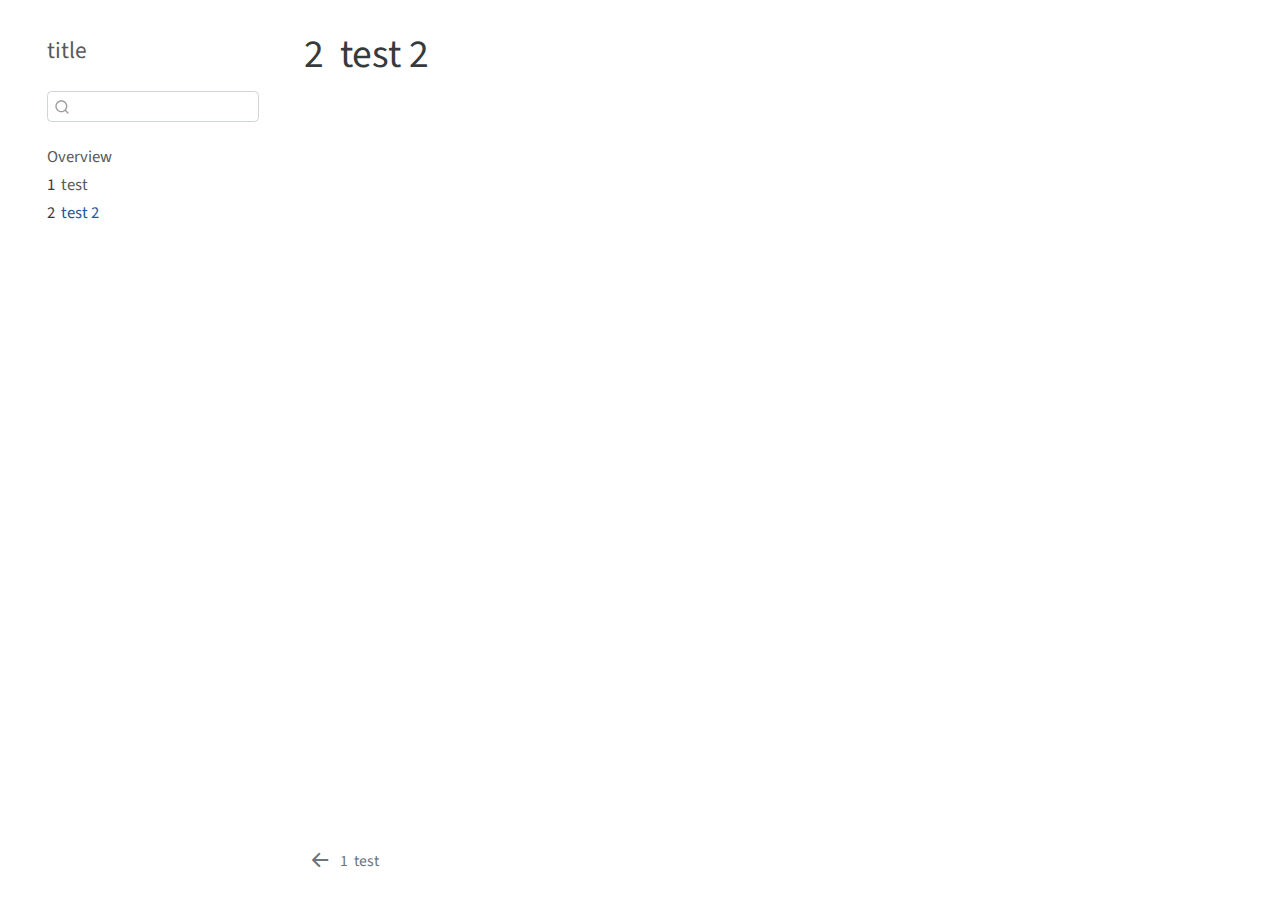
<file: docs/test2.html>
<!DOCTYPE html>
<html xmlns="http://www.w3.org/1999/xhtml" lang="en" xml:lang="en"><head>

<meta charset="utf-8">
<meta name="generator" content="quarto-1.1.251">

<meta name="viewport" content="width=device-width, initial-scale=1.0, user-scalable=yes">


<title>title - 2&nbsp; test 2</title>
<style>
code{white-space: pre-wrap;}
span.smallcaps{font-variant: small-caps;}
div.columns{display: flex; gap: min(4vw, 1.5em);}
div.column{flex: auto; overflow-x: auto;}
div.hanging-indent{margin-left: 1.5em; text-indent: -1.5em;}
ul.task-list{list-style: none;}
ul.task-list li input[type="checkbox"] {
  width: 0.8em;
  margin: 0 0.8em 0.2em -1.6em;
  vertical-align: middle;
}
</style>


<script src="site_libs/quarto-nav/quarto-nav.js"></script>
<script src="site_libs/quarto-nav/headroom.min.js"></script>
<script src="site_libs/clipboard/clipboard.min.js"></script>
<script src="site_libs/quarto-search/autocomplete.umd.js"></script>
<script src="site_libs/quarto-search/fuse.min.js"></script>
<script src="site_libs/quarto-search/quarto-search.js"></script>
<meta name="quarto:offset" content="./">
<link href="./test.html" rel="prev">
<script src="site_libs/quarto-html/quarto.js"></script>
<script src="site_libs/quarto-html/popper.min.js"></script>
<script src="site_libs/quarto-html/tippy.umd.min.js"></script>
<script src="site_libs/quarto-html/anchor.min.js"></script>
<link href="site_libs/quarto-html/tippy.css" rel="stylesheet">
<link href="site_libs/quarto-html/quarto-syntax-highlighting.css" rel="stylesheet" id="quarto-text-highlighting-styles">
<script src="site_libs/bootstrap/bootstrap.min.js"></script>
<link href="site_libs/bootstrap/bootstrap-icons.css" rel="stylesheet">
<link href="site_libs/bootstrap/bootstrap.min.css" rel="stylesheet" id="quarto-bootstrap" data-mode="light">
<script id="quarto-search-options" type="application/json">{
  "location": "sidebar",
  "copy-button": false,
  "collapse-after": 3,
  "panel-placement": "start",
  "type": "textbox",
  "limit": 20,
  "language": {
    "search-no-results-text": "No results",
    "search-matching-documents-text": "matching documents",
    "search-copy-link-title": "Copy link to search",
    "search-hide-matches-text": "Hide additional matches",
    "search-more-match-text": "more match in this document",
    "search-more-matches-text": "more matches in this document",
    "search-clear-button-title": "Clear",
    "search-detached-cancel-button-title": "Cancel",
    "search-submit-button-title": "Submit"
  }
}</script>


</head>

<body class="nav-sidebar floating">

<div id="quarto-search-results"></div>
  <header id="quarto-header" class="headroom fixed-top">
  <nav class="quarto-secondary-nav" data-bs-toggle="collapse" data-bs-target="#quarto-sidebar" aria-controls="quarto-sidebar" aria-expanded="false" aria-label="Toggle sidebar navigation" onclick="if (window.quartoToggleHeadroom) { window.quartoToggleHeadroom(); }">
    <div class="container-fluid d-flex justify-content-between">
      <h1 class="quarto-secondary-nav-title"><span class="chapter-number">2</span>&nbsp; <span class="chapter-title">test 2</span></h1>
      <button type="button" class="quarto-btn-toggle btn" aria-label="Show secondary navigation">
        <i class="bi bi-chevron-right"></i>
      </button>
    </div>
  </nav>
</header>
<!-- content -->
<div id="quarto-content" class="quarto-container page-columns page-rows-contents page-layout-article">
<!-- sidebar -->
  <nav id="quarto-sidebar" class="sidebar collapse sidebar-navigation floating overflow-auto">
    <div class="pt-lg-2 mt-2 text-left sidebar-header">
    <div class="sidebar-title mb-0 py-0">
      <a href="./">title</a> 
    </div>
      </div>
      <div class="mt-2 flex-shrink-0 align-items-center">
        <div class="sidebar-search">
        <div id="quarto-search" class="" title="Search"></div>
        </div>
      </div>
    <div class="sidebar-menu-container"> 
    <ul class="list-unstyled mt-1">
        <li class="sidebar-item">
  <div class="sidebar-item-container"> 
  <a href="./index.html" class="sidebar-item-text sidebar-link">Overview</a>
  </div>
</li>
        <li class="sidebar-item">
  <div class="sidebar-item-container"> 
  <a href="./test.html" class="sidebar-item-text sidebar-link"><span class="chapter-number">1</span>&nbsp; <span class="chapter-title">test</span></a>
  </div>
</li>
        <li class="sidebar-item">
  <div class="sidebar-item-container"> 
  <a href="./test2.html" class="sidebar-item-text sidebar-link active"><span class="chapter-number">2</span>&nbsp; <span class="chapter-title">test 2</span></a>
  </div>
</li>
    </ul>
    </div>
</nav>
<!-- margin-sidebar -->
    <div id="quarto-margin-sidebar" class="sidebar margin-sidebar">
        
    </div>
<!-- main -->
<main class="content" id="quarto-document-content">

<header id="title-block-header" class="quarto-title-block default">
<div class="quarto-title">
<h1 class="title d-none d-lg-block"><span class="chapter-number">2</span>&nbsp; <span class="chapter-title">test 2</span></h1>
</div>



<div class="quarto-title-meta">

    
    
  </div>
  

</header>




</main> <!-- /main -->
<script id="quarto-html-after-body" type="application/javascript">
window.document.addEventListener("DOMContentLoaded", function (event) {
  const toggleBodyColorMode = (bsSheetEl) => {
    const mode = bsSheetEl.getAttribute("data-mode");
    const bodyEl = window.document.querySelector("body");
    if (mode === "dark") {
      bodyEl.classList.add("quarto-dark");
      bodyEl.classList.remove("quarto-light");
    } else {
      bodyEl.classList.add("quarto-light");
      bodyEl.classList.remove("quarto-dark");
    }
  }
  const toggleBodyColorPrimary = () => {
    const bsSheetEl = window.document.querySelector("link#quarto-bootstrap");
    if (bsSheetEl) {
      toggleBodyColorMode(bsSheetEl);
    }
  }
  toggleBodyColorPrimary();  
  const icon = "";
  const anchorJS = new window.AnchorJS();
  anchorJS.options = {
    placement: 'right',
    icon: icon
  };
  anchorJS.add('.anchored');
  const clipboard = new window.ClipboardJS('.code-copy-button', {
    target: function(trigger) {
      return trigger.previousElementSibling;
    }
  });
  clipboard.on('success', function(e) {
    // button target
    const button = e.trigger;
    // don't keep focus
    button.blur();
    // flash "checked"
    button.classList.add('code-copy-button-checked');
    var currentTitle = button.getAttribute("title");
    button.setAttribute("title", "Copied!");
    setTimeout(function() {
      button.setAttribute("title", currentTitle);
      button.classList.remove('code-copy-button-checked');
    }, 1000);
    // clear code selection
    e.clearSelection();
  });
  function tippyHover(el, contentFn) {
    const config = {
      allowHTML: true,
      content: contentFn,
      maxWidth: 500,
      delay: 100,
      arrow: false,
      appendTo: function(el) {
          return el.parentElement;
      },
      interactive: true,
      interactiveBorder: 10,
      theme: 'quarto',
      placement: 'bottom-start'
    };
    window.tippy(el, config); 
  }
  const noterefs = window.document.querySelectorAll('a[role="doc-noteref"]');
  for (var i=0; i<noterefs.length; i++) {
    const ref = noterefs[i];
    tippyHover(ref, function() {
      // use id or data attribute instead here
      let href = ref.getAttribute('data-footnote-href') || ref.getAttribute('href');
      try { href = new URL(href).hash; } catch {}
      const id = href.replace(/^#\/?/, "");
      const note = window.document.getElementById(id);
      return note.innerHTML;
    });
  }
  var bibliorefs = window.document.querySelectorAll('a[role="doc-biblioref"]');
  for (var i=0; i<bibliorefs.length; i++) {
    const ref = bibliorefs[i];
    const cites = ref.parentNode.getAttribute('data-cites').split(' ');
    tippyHover(ref, function() {
      var popup = window.document.createElement('div');
      cites.forEach(function(cite) {
        var citeDiv = window.document.createElement('div');
        citeDiv.classList.add('hanging-indent');
        citeDiv.classList.add('csl-entry');
        var biblioDiv = window.document.getElementById('ref-' + cite);
        if (biblioDiv) {
          citeDiv.innerHTML = biblioDiv.innerHTML;
        }
        popup.appendChild(citeDiv);
      });
      return popup.innerHTML;
    });
  }
});
</script>
<nav class="page-navigation">
  <div class="nav-page nav-page-previous">
      <a href="./test.html" class="pagination-link">
        <i class="bi bi-arrow-left-short"></i> <span class="nav-page-text"><span class="chapter-number">1</span>&nbsp; <span class="chapter-title">test</span></span>
      </a>          
  </div>
  <div class="nav-page nav-page-next">
  </div>
</nav>
</div> <!-- /content -->



</body></html>
</file>
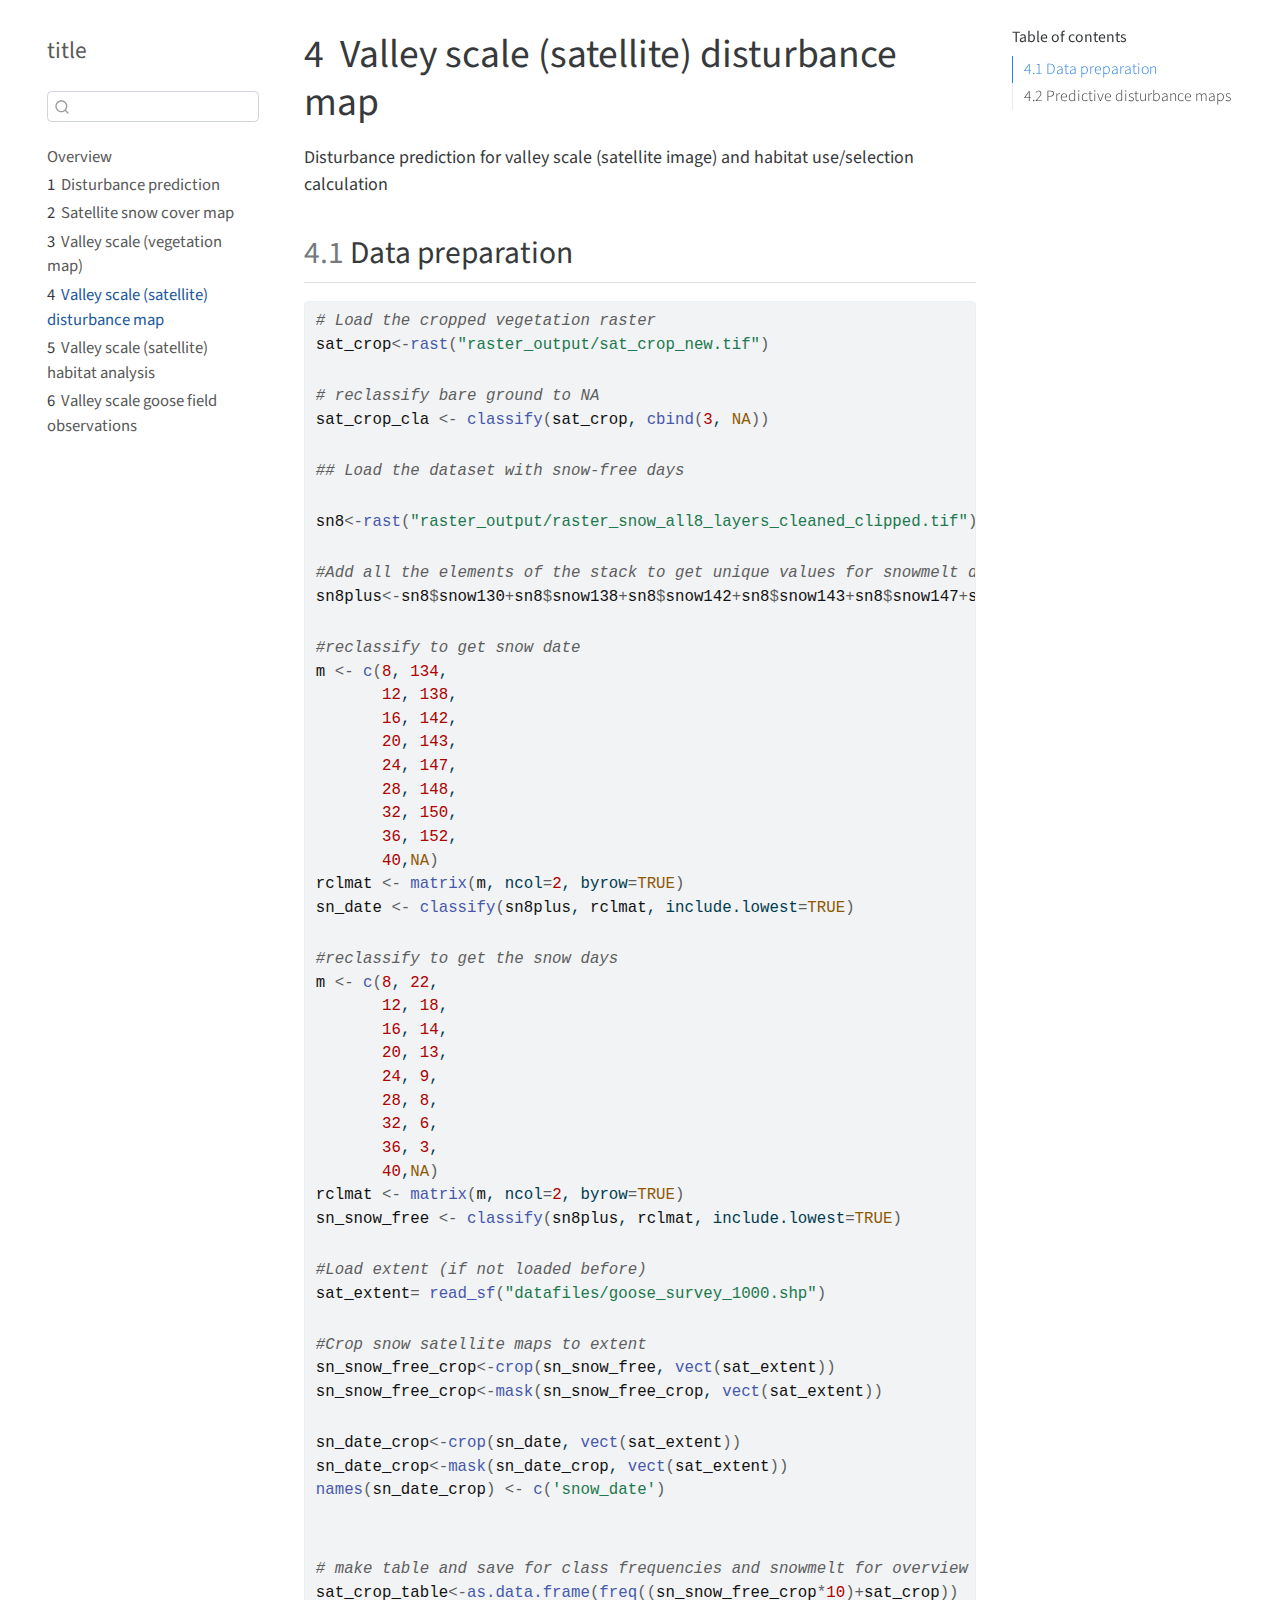
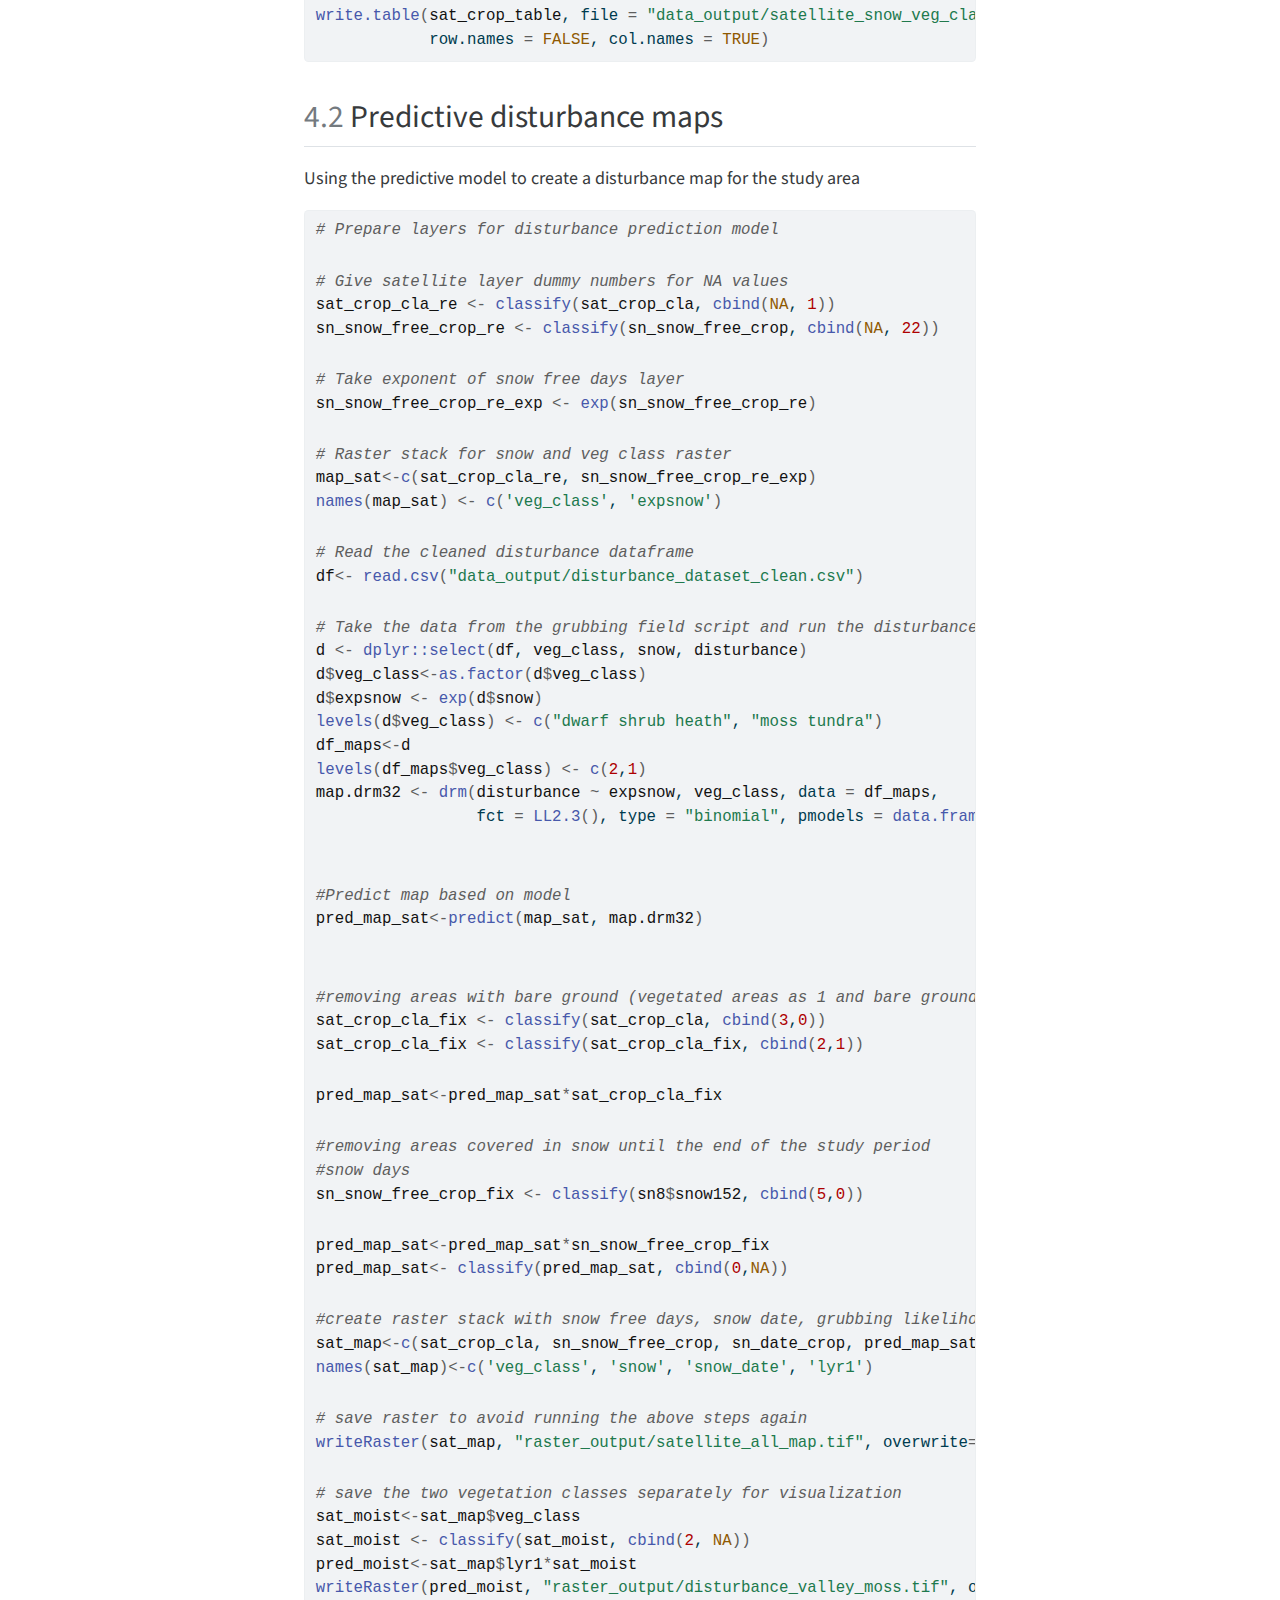
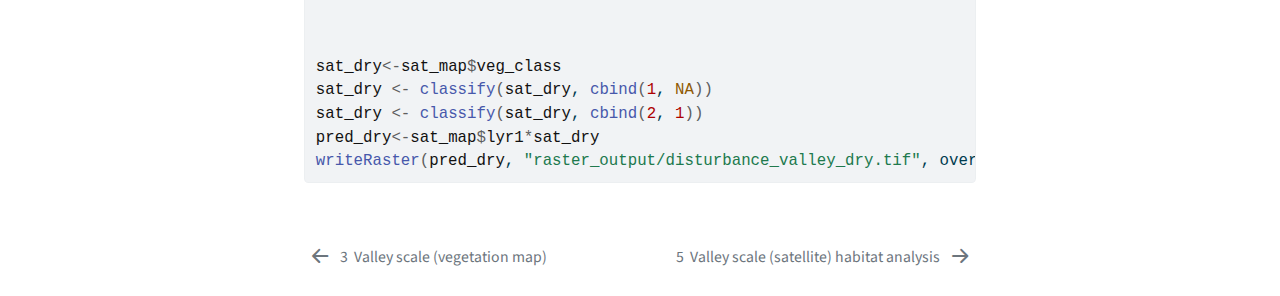
<file: docs/valley_scale_disturbance_map.html>
<!DOCTYPE html>
<html xmlns="http://www.w3.org/1999/xhtml" lang="en" xml:lang="en"><head>
<meta http-equiv="Content-Type" content="text/html; charset=UTF-8">
<meta charset="utf-8">
<meta name="generator" content="quarto-1.1.251">
<meta name="viewport" content="width=device-width, initial-scale=1.0, user-scalable=yes">
<title>title - 4&nbsp; Valley scale (satellite) disturbance map</title>
<style>
code{white-space: pre-wrap;}
span.smallcaps{font-variant: small-caps;}
div.columns{display: flex; gap: min(4vw, 1.5em);}
div.column{flex: auto; overflow-x: auto;}
div.hanging-indent{margin-left: 1.5em; text-indent: -1.5em;}
ul.task-list{list-style: none;}
ul.task-list li input[type="checkbox"] {
  width: 0.8em;
  margin: 0 0.8em 0.2em -1.6em;
  vertical-align: middle;
}
pre > code.sourceCode { white-space: pre; position: relative; }
pre > code.sourceCode > span { display: inline-block; line-height: 1.25; }
pre > code.sourceCode > span:empty { height: 1.2em; }
.sourceCode { overflow: visible; }
code.sourceCode > span { color: inherit; text-decoration: inherit; }
div.sourceCode { margin: 1em 0; }
pre.sourceCode { margin: 0; }
@media screen {
div.sourceCode { overflow: auto; }
}
@media print {
pre > code.sourceCode { white-space: pre-wrap; }
pre > code.sourceCode > span { text-indent: -5em; padding-left: 5em; }
}
pre.numberSource code
  { counter-reset: source-line 0; }
pre.numberSource code > span
  { position: relative; left: -4em; counter-increment: source-line; }
pre.numberSource code > span > a:first-child::before
  { content: counter(source-line);
    position: relative; left: -1em; text-align: right; vertical-align: baseline;
    border: none; display: inline-block;
    -webkit-touch-callout: none; -webkit-user-select: none;
    -khtml-user-select: none; -moz-user-select: none;
    -ms-user-select: none; user-select: none;
    padding: 0 4px; width: 4em;
    color: #aaaaaa;
  }
pre.numberSource { margin-left: 3em; border-left: 1px solid #aaaaaa;  padding-left: 4px; }
div.sourceCode
  {   }
@media screen {
pre > code.sourceCode > span > a:first-child::before { text-decoration: underline; }
}
code span.al { color: #ff0000; font-weight: bold; } /* Alert */
code span.an { color: #60a0b0; font-weight: bold; font-style: italic; } /* Annotation */
code span.at { color: #7d9029; } /* Attribute */
code span.bn { color: #40a070; } /* BaseN */
code span.bu { color: #008000; } /* BuiltIn */
code span.cf { color: #007020; font-weight: bold; } /* ControlFlow */
code span.ch { color: #4070a0; } /* Char */
code span.cn { color: #880000; } /* Constant */
code span.co { color: #60a0b0; font-style: italic; } /* Comment */
code span.cv { color: #60a0b0; font-weight: bold; font-style: italic; } /* CommentVar */
code span.do { color: #ba2121; font-style: italic; } /* Documentation */
code span.dt { color: #902000; } /* DataType */
code span.dv { color: #40a070; } /* DecVal */
code span.er { color: #ff0000; font-weight: bold; } /* Error */
code span.ex { } /* Extension */
code span.fl { color: #40a070; } /* Float */
code span.fu { color: #06287e; } /* Function */
code span.im { color: #008000; font-weight: bold; } /* Import */
code span.in { color: #60a0b0; font-weight: bold; font-style: italic; } /* Information */
code span.kw { color: #007020; font-weight: bold; } /* Keyword */
code span.op { color: #666666; } /* Operator */
code span.ot { color: #007020; } /* Other */
code span.pp { color: #bc7a00; } /* Preprocessor */
code span.sc { color: #4070a0; } /* SpecialChar */
code span.ss { color: #bb6688; } /* SpecialString */
code span.st { color: #4070a0; } /* String */
code span.va { color: #19177c; } /* Variable */
code span.vs { color: #4070a0; } /* VerbatimString */
code span.wa { color: #60a0b0; font-weight: bold; font-style: italic; } /* Warning */
</style>

<script src="site_libs/quarto-nav/quarto-nav.js"></script>
<script src="site_libs/quarto-nav/headroom.min.js"></script>
<script src="site_libs/clipboard/clipboard.min.js"></script>
<script src="site_libs/quarto-search/autocomplete.umd.js"></script>
<script src="site_libs/quarto-search/fuse.min.js"></script>
<script src="site_libs/quarto-search/quarto-search.js"></script>
<meta name="quarto:offset" content="./">
<link href="./valley_scale_telemetry_habitat.html" rel="next">
<link href="./satellite_vegetation_map.html" rel="prev">
<script src="site_libs/quarto-html/quarto.js"></script>
<script src="site_libs/quarto-html/popper.min.js"></script>
<script src="site_libs/quarto-html/tippy.umd.min.js"></script>
<script src="site_libs/quarto-html/anchor.min.js"></script>
<link href="site_libs/quarto-html/tippy.css" rel="stylesheet">
<link href="site_libs/quarto-html/quarto-syntax-highlighting.css" rel="stylesheet" id="quarto-text-highlighting-styles">
<script src="site_libs/bootstrap/bootstrap.min.js"></script>
<link href="site_libs/bootstrap/bootstrap-icons.css" rel="stylesheet">
<link href="site_libs/bootstrap/bootstrap.min.css" rel="stylesheet" id="quarto-bootstrap" data-mode="light"><script id="quarto-search-options" type="application/json">{
  "location": "sidebar",
  "copy-button": false,
  "collapse-after": 3,
  "panel-placement": "start",
  "type": "textbox",
  "limit": 20,
  "language": {
    "search-no-results-text": "No results",
    "search-matching-documents-text": "matching documents",
    "search-copy-link-title": "Copy link to search",
    "search-hide-matches-text": "Hide additional matches",
    "search-more-match-text": "more match in this document",
    "search-more-matches-text": "more matches in this document",
    "search-clear-button-title": "Clear",
    "search-detached-cancel-button-title": "Cancel",
    "search-submit-button-title": "Submit"
  }
}</script>
</head>
<body class="nav-sidebar floating">

<div id="quarto-search-results"></div>
  <header id="quarto-header" class="headroom fixed-top"><nav class="quarto-secondary-nav" data-bs-toggle="collapse" data-bs-target="#quarto-sidebar" aria-controls="quarto-sidebar" aria-expanded="false" aria-label="Toggle sidebar navigation" onclick="if (window.quartoToggleHeadroom) { window.quartoToggleHeadroom(); }"><div class="container-fluid d-flex justify-content-between">
      <h1 class="quarto-secondary-nav-title">
<span class="chapter-number">4</span>&nbsp; <span class="chapter-title">Valley scale (satellite) disturbance map</span>
</h1>
      <button type="button" class="quarto-btn-toggle btn" aria-label="Show secondary navigation">
        <i class="bi bi-chevron-right"></i>
      </button>
    </div>
  </nav></header><!-- content --><div id="quarto-content" class="quarto-container page-columns page-rows-contents page-layout-article">
<!-- sidebar -->
  <nav id="quarto-sidebar" class="sidebar collapse sidebar-navigation floating overflow-auto"><div class="pt-lg-2 mt-2 text-left sidebar-header">
    <div class="sidebar-title mb-0 py-0">
      <a href="./">title</a> 
    </div>
      </div>
      <div class="mt-2 flex-shrink-0 align-items-center">
        <div class="sidebar-search">
        <div id="quarto-search" class="" title="Search"></div>
        </div>
      </div>
    <div class="sidebar-menu-container"> 
    <ul class="list-unstyled mt-1">
<li class="sidebar-item">
  <div class="sidebar-item-container"> 
  <a href="./index.html" class="sidebar-item-text sidebar-link">Overview</a>
  </div>
</li>
        <li class="sidebar-item">
  <div class="sidebar-item-container"> 
  <a href="./disturbance_prediction.html" class="sidebar-item-text sidebar-link"><span class="chapter-number">1</span>&nbsp; <span class="chapter-title">Disturbance prediction</span></a>
  </div>
</li>
        <li class="sidebar-item">
  <div class="sidebar-item-container"> 
  <a href="./satellite_snowcover_map.html" class="sidebar-item-text sidebar-link"><span class="chapter-number">2</span>&nbsp; <span class="chapter-title">Satellite snow cover map</span></a>
  </div>
</li>
        <li class="sidebar-item">
  <div class="sidebar-item-container"> 
  <a href="./satellite_vegetation_map.html" class="sidebar-item-text sidebar-link"><span class="chapter-number">3</span>&nbsp; <span class="chapter-title">Valley scale (vegetation map)</span></a>
  </div>
</li>
        <li class="sidebar-item">
  <div class="sidebar-item-container"> 
  <a href="./valley_scale_disturbance_map.html" class="sidebar-item-text sidebar-link active"><span class="chapter-number">4</span>&nbsp; <span class="chapter-title">Valley scale (satellite) disturbance map</span></a>
  </div>
</li>
        <li class="sidebar-item">
  <div class="sidebar-item-container"> 
  <a href="./valley_scale_telemetry_habitat.html" class="sidebar-item-text sidebar-link"><span class="chapter-number">5</span>&nbsp; <span class="chapter-title">Valley scale (satellite) habitat analysis</span></a>
  </div>
</li>
        <li class="sidebar-item">
  <div class="sidebar-item-container"> 
  <a href="./valley_scale_observation.html" class="sidebar-item-text sidebar-link"><span class="chapter-number">6</span>&nbsp; <span class="chapter-title">Valley scale goose field observations</span></a>
  </div>
</li>
    </ul>
</div>
</nav><!-- margin-sidebar --><div id="quarto-margin-sidebar" class="sidebar margin-sidebar">
        <nav id="TOC" role="doc-toc" class="toc-active"><h2 id="toc-title">Table of contents</h2>
   
  <ul>
<li><a href="#data-preparation" id="toc-data-preparation" class="nav-link active" data-scroll-target="#data-preparation"><span class="toc-section-number">4.1</span>  Data preparation</a></li>
  <li><a href="#predictive-disturbance-maps" id="toc-predictive-disturbance-maps" class="nav-link" data-scroll-target="#predictive-disturbance-maps"><span class="toc-section-number">4.2</span>  Predictive disturbance maps</a></li>
  </ul></nav>
    </div>
<!-- main -->
<main class="content" id="quarto-document-content"><header id="title-block-header" class="quarto-title-block default"><div class="quarto-title">
<h1 class="title d-none d-lg-block">
<span class="chapter-number">4</span>&nbsp; <span class="chapter-title">Valley scale (satellite) disturbance map</span>
</h1>
</div>



<div class="quarto-title-meta">

    
    
  </div>
  

</header><p>Disturbance prediction for valley scale (satellite image) and habitat use/selection calculation</p>
<div class="cell">

</div>
<section id="data-preparation" class="level2" data-number="4.1"><h2 data-number="4.1" class="anchored" data-anchor-id="data-preparation">
<span class="header-section-number">4.1</span> Data preparation</h2>
<div class="cell">
<div class="sourceCode" id="cb1"><pre class="downlit sourceCode r code-with-copy"><code class="sourceCode R"><span><span class="co"># Load the cropped vegetation raster</span></span>
<span><span class="va">sat_crop</span><span class="op">&lt;-</span><span class="fu">rast</span><span class="op">(</span><span class="st">"raster_output/sat_crop_new.tif"</span><span class="op">)</span></span>
<span></span>
<span><span class="co"># reclassify bare ground to NA</span></span>
<span><span class="va">sat_crop_cla</span> <span class="op">&lt;-</span> <span class="fu">classify</span><span class="op">(</span><span class="va">sat_crop</span>, <span class="fu"><a href="https://rdrr.io/r/base/cbind.html">cbind</a></span><span class="op">(</span><span class="fl">3</span>, <span class="cn">NA</span><span class="op">)</span><span class="op">)</span></span>
<span></span>
<span><span class="co">## Load the dataset with snow-free days</span></span>
<span></span>
<span><span class="va">sn8</span><span class="op">&lt;-</span><span class="fu">rast</span><span class="op">(</span><span class="st">"raster_output/raster_snow_all8_layers_cleaned_clipped.tif"</span><span class="op">)</span></span>
<span></span>
<span><span class="co">#Add all the elements of the stack to get unique values for snowmelt date</span></span>
<span><span class="va">sn8plus</span><span class="op">&lt;-</span><span class="va">sn8</span><span class="op">$</span><span class="va">snow130</span><span class="op">+</span><span class="va">sn8</span><span class="op">$</span><span class="va">snow138</span><span class="op">+</span><span class="va">sn8</span><span class="op">$</span><span class="va">snow142</span><span class="op">+</span><span class="va">sn8</span><span class="op">$</span><span class="va">snow143</span><span class="op">+</span><span class="va">sn8</span><span class="op">$</span><span class="va">snow147</span><span class="op">+</span><span class="va">sn8</span><span class="op">$</span><span class="va">snow148</span><span class="op">+</span><span class="va">sn8</span><span class="op">$</span><span class="va">snow150</span><span class="op">+</span><span class="va">sn8</span><span class="op">$</span><span class="va">snow152</span></span>
<span></span>
<span><span class="co">#reclassify to get snow date</span></span>
<span><span class="va">m</span> <span class="op">&lt;-</span> <span class="fu"><a href="https://rdrr.io/r/base/c.html">c</a></span><span class="op">(</span><span class="fl">8</span>, <span class="fl">134</span>,</span>
<span>       <span class="fl">12</span>, <span class="fl">138</span>,</span>
<span>       <span class="fl">16</span>, <span class="fl">142</span>,</span>
<span>       <span class="fl">20</span>, <span class="fl">143</span>,</span>
<span>       <span class="fl">24</span>, <span class="fl">147</span>,</span>
<span>       <span class="fl">28</span>, <span class="fl">148</span>,</span>
<span>       <span class="fl">32</span>, <span class="fl">150</span>,</span>
<span>       <span class="fl">36</span>, <span class="fl">152</span>,</span>
<span>       <span class="fl">40</span>,<span class="cn">NA</span><span class="op">)</span></span>
<span><span class="va">rclmat</span> <span class="op">&lt;-</span> <span class="fu"><a href="https://rdrr.io/r/base/matrix.html">matrix</a></span><span class="op">(</span><span class="va">m</span>, ncol<span class="op">=</span><span class="fl">2</span>, byrow<span class="op">=</span><span class="cn">TRUE</span><span class="op">)</span></span>
<span><span class="va">sn_date</span> <span class="op">&lt;-</span> <span class="fu">classify</span><span class="op">(</span><span class="va">sn8plus</span>, <span class="va">rclmat</span>, include.lowest<span class="op">=</span><span class="cn">TRUE</span><span class="op">)</span></span>
<span></span>
<span><span class="co">#reclassify to get the snow days</span></span>
<span><span class="va">m</span> <span class="op">&lt;-</span> <span class="fu"><a href="https://rdrr.io/r/base/c.html">c</a></span><span class="op">(</span><span class="fl">8</span>, <span class="fl">22</span>,</span>
<span>       <span class="fl">12</span>, <span class="fl">18</span>,</span>
<span>       <span class="fl">16</span>, <span class="fl">14</span>,</span>
<span>       <span class="fl">20</span>, <span class="fl">13</span>,</span>
<span>       <span class="fl">24</span>, <span class="fl">9</span>,</span>
<span>       <span class="fl">28</span>, <span class="fl">8</span>,</span>
<span>       <span class="fl">32</span>, <span class="fl">6</span>,</span>
<span>       <span class="fl">36</span>, <span class="fl">3</span>,</span>
<span>       <span class="fl">40</span>,<span class="cn">NA</span><span class="op">)</span></span>
<span><span class="va">rclmat</span> <span class="op">&lt;-</span> <span class="fu"><a href="https://rdrr.io/r/base/matrix.html">matrix</a></span><span class="op">(</span><span class="va">m</span>, ncol<span class="op">=</span><span class="fl">2</span>, byrow<span class="op">=</span><span class="cn">TRUE</span><span class="op">)</span></span>
<span><span class="va">sn_snow_free</span> <span class="op">&lt;-</span> <span class="fu">classify</span><span class="op">(</span><span class="va">sn8plus</span>, <span class="va">rclmat</span>, include.lowest<span class="op">=</span><span class="cn">TRUE</span><span class="op">)</span></span>
<span></span>
<span><span class="co">#Load extent (if not loaded before)</span></span>
<span><span class="va">sat_extent</span><span class="op">=</span> <span class="fu">read_sf</span><span class="op">(</span><span class="st">"datafiles/goose_survey_1000.shp"</span><span class="op">)</span></span>
<span></span>
<span><span class="co">#Crop snow satellite maps to extent</span></span>
<span><span class="va">sn_snow_free_crop</span><span class="op">&lt;-</span><span class="fu">crop</span><span class="op">(</span><span class="va">sn_snow_free</span>, <span class="fu">vect</span><span class="op">(</span><span class="va">sat_extent</span><span class="op">)</span><span class="op">)</span></span>
<span><span class="va">sn_snow_free_crop</span><span class="op">&lt;-</span><span class="fu">mask</span><span class="op">(</span><span class="va">sn_snow_free_crop</span>, <span class="fu">vect</span><span class="op">(</span><span class="va">sat_extent</span><span class="op">)</span><span class="op">)</span></span>
<span></span>
<span><span class="va">sn_date_crop</span><span class="op">&lt;-</span><span class="fu">crop</span><span class="op">(</span><span class="va">sn_date</span>, <span class="fu">vect</span><span class="op">(</span><span class="va">sat_extent</span><span class="op">)</span><span class="op">)</span></span>
<span><span class="va">sn_date_crop</span><span class="op">&lt;-</span><span class="fu">mask</span><span class="op">(</span><span class="va">sn_date_crop</span>, <span class="fu">vect</span><span class="op">(</span><span class="va">sat_extent</span><span class="op">)</span><span class="op">)</span></span>
<span><span class="fu"><a href="https://rdrr.io/r/base/names.html">names</a></span><span class="op">(</span><span class="va">sn_date_crop</span><span class="op">)</span> <span class="op">&lt;-</span> <span class="fu"><a href="https://rdrr.io/r/base/c.html">c</a></span><span class="op">(</span><span class="st">'snow_date'</span><span class="op">)</span></span>
<span></span>
<span></span>
<span><span class="co"># make table and save for class frequencies and snowmelt for overview figure</span></span>
<span><span class="va">sat_crop_table</span><span class="op">&lt;-</span><span class="fu"><a href="https://rdrr.io/r/base/as.data.frame.html">as.data.frame</a></span><span class="op">(</span><span class="fu">freq</span><span class="op">(</span><span class="op">(</span><span class="va">sn_snow_free_crop</span><span class="op">*</span><span class="fl">10</span><span class="op">)</span><span class="op">+</span><span class="va">sat_crop</span><span class="op">)</span><span class="op">)</span></span>
<span><span class="fu"><a href="https://rdrr.io/r/utils/write.table.html">write.table</a></span><span class="op">(</span><span class="va">sat_crop_table</span>, file <span class="op">=</span> <span class="st">"data_output/satellite_snow_veg_class.txt"</span>, append <span class="op">=</span> <span class="cn">FALSE</span>, sep <span class="op">=</span>  <span class="st">"\t"</span>, dec <span class="op">=</span> <span class="st">"."</span>,</span>
<span>            row.names <span class="op">=</span> <span class="cn">FALSE</span>, col.names <span class="op">=</span> <span class="cn">TRUE</span><span class="op">)</span></span></code><button title="Copy to Clipboard" class="code-copy-button"><i class="bi"></i></button></pre></div>
</div>
</section><section id="predictive-disturbance-maps" class="level2" data-number="4.2"><h2 data-number="4.2" class="anchored" data-anchor-id="predictive-disturbance-maps">
<span class="header-section-number">4.2</span> Predictive disturbance maps</h2>
<p>Using the predictive model to create a disturbance map for the study area</p>
<div class="cell">
<div class="sourceCode" id="cb2"><pre class="downlit sourceCode r code-with-copy"><code class="sourceCode R"><span><span class="co"># Prepare layers for disturbance prediction model</span></span>
<span></span>
<span><span class="co"># Give satellite layer dummy numbers for NA values</span></span>
<span><span class="va">sat_crop_cla_re</span> <span class="op">&lt;-</span> <span class="fu">classify</span><span class="op">(</span><span class="va">sat_crop_cla</span>, <span class="fu"><a href="https://rdrr.io/r/base/cbind.html">cbind</a></span><span class="op">(</span><span class="cn">NA</span>, <span class="fl">1</span><span class="op">)</span><span class="op">)</span></span>
<span><span class="va">sn_snow_free_crop_re</span> <span class="op">&lt;-</span> <span class="fu">classify</span><span class="op">(</span><span class="va">sn_snow_free_crop</span>, <span class="fu"><a href="https://rdrr.io/r/base/cbind.html">cbind</a></span><span class="op">(</span><span class="cn">NA</span>, <span class="fl">22</span><span class="op">)</span><span class="op">)</span></span>
<span></span>
<span><span class="co"># Take exponent of snow free days layer</span></span>
<span><span class="va">sn_snow_free_crop_re_exp</span> <span class="op">&lt;-</span> <span class="fu"><a href="https://rdrr.io/r/base/Log.html">exp</a></span><span class="op">(</span><span class="va">sn_snow_free_crop_re</span><span class="op">)</span></span>
<span></span>
<span><span class="co"># Raster stack for snow and veg class raster</span></span>
<span><span class="va">map_sat</span><span class="op">&lt;-</span><span class="fu"><a href="https://rdrr.io/r/base/c.html">c</a></span><span class="op">(</span><span class="va">sat_crop_cla_re</span>, <span class="va">sn_snow_free_crop_re_exp</span><span class="op">)</span></span>
<span><span class="fu"><a href="https://rdrr.io/r/base/names.html">names</a></span><span class="op">(</span><span class="va">map_sat</span><span class="op">)</span> <span class="op">&lt;-</span> <span class="fu"><a href="https://rdrr.io/r/base/c.html">c</a></span><span class="op">(</span><span class="st">'veg_class'</span>, <span class="st">'expsnow'</span><span class="op">)</span></span>
<span></span>
<span><span class="co"># Read the cleaned disturbance dataframe</span></span>
<span><span class="va">df</span><span class="op">&lt;-</span> <span class="fu"><a href="https://rdrr.io/r/utils/read.table.html">read.csv</a></span><span class="op">(</span><span class="st">"data_output/disturbance_dataset_clean.csv"</span><span class="op">)</span></span>
<span></span>
<span><span class="co"># Take the data from the grubbing field script and run the disturbance model</span></span>
<span><span class="va">d</span> <span class="op">&lt;-</span> <span class="fu">dplyr</span><span class="fu">::</span><span class="fu"><a href="https://dplyr.tidyverse.org/reference/select.html">select</a></span><span class="op">(</span><span class="va">df</span>, <span class="va">veg_class</span>, <span class="va">snow</span>, <span class="va">disturbance</span><span class="op">)</span></span>
<span><span class="va">d</span><span class="op">$</span><span class="va">veg_class</span><span class="op">&lt;-</span><span class="fu"><a href="https://rdrr.io/r/base/factor.html">as.factor</a></span><span class="op">(</span><span class="va">d</span><span class="op">$</span><span class="va">veg_class</span><span class="op">)</span></span>
<span><span class="va">d</span><span class="op">$</span><span class="va">expsnow</span> <span class="op">&lt;-</span> <span class="fu"><a href="https://rdrr.io/r/base/Log.html">exp</a></span><span class="op">(</span><span class="va">d</span><span class="op">$</span><span class="va">snow</span><span class="op">)</span></span>
<span><span class="fu"><a href="https://rdrr.io/r/base/levels.html">levels</a></span><span class="op">(</span><span class="va">d</span><span class="op">$</span><span class="va">veg_class</span><span class="op">)</span> <span class="op">&lt;-</span> <span class="fu"><a href="https://rdrr.io/r/base/c.html">c</a></span><span class="op">(</span><span class="st">"dwarf shrub heath"</span>, <span class="st">"moss tundra"</span><span class="op">)</span></span>
<span><span class="va">df_maps</span><span class="op">&lt;-</span><span class="va">d</span></span>
<span><span class="fu"><a href="https://rdrr.io/r/base/levels.html">levels</a></span><span class="op">(</span><span class="va">df_maps</span><span class="op">$</span><span class="va">veg_class</span><span class="op">)</span> <span class="op">&lt;-</span> <span class="fu"><a href="https://rdrr.io/r/base/c.html">c</a></span><span class="op">(</span><span class="fl">2</span>,<span class="fl">1</span><span class="op">)</span></span>
<span><span class="va">map.drm32</span> <span class="op">&lt;-</span> <span class="fu">drm</span><span class="op">(</span><span class="va">disturbance</span> <span class="op">~</span> <span class="va">expsnow</span>, <span class="va">veg_class</span>, data <span class="op">=</span> <span class="va">df_maps</span>,</span>
<span>                 fct <span class="op">=</span> <span class="fu">LL2.3</span><span class="op">(</span><span class="op">)</span>, type <span class="op">=</span> <span class="st">"binomial"</span>, pmodels <span class="op">=</span> <span class="fu"><a href="https://rdrr.io/r/base/data.frame.html">data.frame</a></span><span class="op">(</span><span class="fl">1</span>, <span class="va">veg_class</span>, <span class="va">veg_class</span><span class="op">)</span><span class="op">)</span></span>
<span></span>
<span></span>
<span><span class="co">#Predict map based on model</span></span>
<span><span class="va">pred_map_sat</span><span class="op">&lt;-</span><span class="fu"><a href="https://rdrr.io/r/stats/predict.html">predict</a></span><span class="op">(</span><span class="va">map_sat</span>, <span class="va">map.drm32</span><span class="op">)</span></span>
<span></span>
<span></span>
<span><span class="co">#removing areas with bare ground (vegetated areas as 1 and bare ground as 0 and then multiply with predicted map)</span></span>
<span><span class="va">sat_crop_cla_fix</span> <span class="op">&lt;-</span> <span class="fu">classify</span><span class="op">(</span><span class="va">sat_crop_cla</span>, <span class="fu"><a href="https://rdrr.io/r/base/cbind.html">cbind</a></span><span class="op">(</span><span class="fl">3</span>,<span class="fl">0</span><span class="op">)</span><span class="op">)</span></span>
<span><span class="va">sat_crop_cla_fix</span> <span class="op">&lt;-</span> <span class="fu">classify</span><span class="op">(</span><span class="va">sat_crop_cla_fix</span>, <span class="fu"><a href="https://rdrr.io/r/base/cbind.html">cbind</a></span><span class="op">(</span><span class="fl">2</span>,<span class="fl">1</span><span class="op">)</span><span class="op">)</span></span>
<span></span>
<span><span class="va">pred_map_sat</span><span class="op">&lt;-</span><span class="va">pred_map_sat</span><span class="op">*</span><span class="va">sat_crop_cla_fix</span></span>
<span></span>
<span><span class="co">#removing areas covered in snow until the end of the study period</span></span>
<span><span class="co">#snow days</span></span>
<span><span class="va">sn_snow_free_crop_fix</span> <span class="op">&lt;-</span> <span class="fu">classify</span><span class="op">(</span><span class="va">sn8</span><span class="op">$</span><span class="va">snow152</span>, <span class="fu"><a href="https://rdrr.io/r/base/cbind.html">cbind</a></span><span class="op">(</span><span class="fl">5</span>,<span class="fl">0</span><span class="op">)</span><span class="op">)</span></span>
<span></span>
<span><span class="va">pred_map_sat</span><span class="op">&lt;-</span><span class="va">pred_map_sat</span><span class="op">*</span><span class="va">sn_snow_free_crop_fix</span></span>
<span><span class="va">pred_map_sat</span><span class="op">&lt;-</span> <span class="fu">classify</span><span class="op">(</span><span class="va">pred_map_sat</span>, <span class="fu"><a href="https://rdrr.io/r/base/cbind.html">cbind</a></span><span class="op">(</span><span class="fl">0</span>,<span class="cn">NA</span><span class="op">)</span><span class="op">)</span></span>
<span></span>
<span><span class="co">#create raster stack with snow free days, snow date, grubbing likelihood and vegetation class</span></span>
<span><span class="va">sat_map</span><span class="op">&lt;-</span><span class="fu"><a href="https://rdrr.io/r/base/c.html">c</a></span><span class="op">(</span><span class="va">sat_crop_cla</span>, <span class="va">sn_snow_free_crop</span>, <span class="va">sn_date_crop</span>, <span class="va">pred_map_sat</span><span class="op">)</span></span>
<span><span class="fu"><a href="https://rdrr.io/r/base/names.html">names</a></span><span class="op">(</span><span class="va">sat_map</span><span class="op">)</span><span class="op">&lt;-</span><span class="fu"><a href="https://rdrr.io/r/base/c.html">c</a></span><span class="op">(</span><span class="st">'veg_class'</span>, <span class="st">'snow'</span>, <span class="st">'snow_date'</span>, <span class="st">'lyr1'</span><span class="op">)</span></span>
<span></span>
<span><span class="co"># save raster to avoid running the above steps again</span></span>
<span><span class="fu">writeRaster</span><span class="op">(</span><span class="va">sat_map</span>, <span class="st">"raster_output/satellite_all_map.tif"</span>, overwrite<span class="op">=</span><span class="cn">TRUE</span><span class="op">)</span></span>
<span></span>
<span><span class="co"># save the two vegetation classes separately for visualization</span></span>
<span><span class="va">sat_moist</span><span class="op">&lt;-</span><span class="va">sat_map</span><span class="op">$</span><span class="va">veg_class</span></span>
<span><span class="va">sat_moist</span> <span class="op">&lt;-</span> <span class="fu">classify</span><span class="op">(</span><span class="va">sat_moist</span>, <span class="fu"><a href="https://rdrr.io/r/base/cbind.html">cbind</a></span><span class="op">(</span><span class="fl">2</span>, <span class="cn">NA</span><span class="op">)</span><span class="op">)</span></span>
<span><span class="va">pred_moist</span><span class="op">&lt;-</span><span class="va">sat_map</span><span class="op">$</span><span class="va">lyr1</span><span class="op">*</span><span class="va">sat_moist</span></span>
<span><span class="fu">writeRaster</span><span class="op">(</span><span class="va">pred_moist</span>, <span class="st">"raster_output/disturbance_valley_moss.tif"</span>, overwrite<span class="op">=</span><span class="cn">TRUE</span><span class="op">)</span></span>
<span></span>
<span></span>
<span><span class="va">sat_dry</span><span class="op">&lt;-</span><span class="va">sat_map</span><span class="op">$</span><span class="va">veg_class</span></span>
<span><span class="va">sat_dry</span> <span class="op">&lt;-</span> <span class="fu">classify</span><span class="op">(</span><span class="va">sat_dry</span>, <span class="fu"><a href="https://rdrr.io/r/base/cbind.html">cbind</a></span><span class="op">(</span><span class="fl">1</span>, <span class="cn">NA</span><span class="op">)</span><span class="op">)</span></span>
<span><span class="va">sat_dry</span> <span class="op">&lt;-</span> <span class="fu">classify</span><span class="op">(</span><span class="va">sat_dry</span>, <span class="fu"><a href="https://rdrr.io/r/base/cbind.html">cbind</a></span><span class="op">(</span><span class="fl">2</span>, <span class="fl">1</span><span class="op">)</span><span class="op">)</span></span>
<span><span class="va">pred_dry</span><span class="op">&lt;-</span><span class="va">sat_map</span><span class="op">$</span><span class="va">lyr1</span><span class="op">*</span><span class="va">sat_dry</span></span>
<span><span class="fu">writeRaster</span><span class="op">(</span><span class="va">pred_dry</span>, <span class="st">"raster_output/disturbance_valley_dry.tif"</span>, overwrite<span class="op">=</span><span class="cn">TRUE</span><span class="op">)</span></span></code><button title="Copy to Clipboard" class="code-copy-button"><i class="bi"></i></button></pre></div>
</div>


</section></main><!-- /main --><script id="quarto-html-after-body" type="application/javascript">
window.document.addEventListener("DOMContentLoaded", function (event) {
  const toggleBodyColorMode = (bsSheetEl) => {
    const mode = bsSheetEl.getAttribute("data-mode");
    const bodyEl = window.document.querySelector("body");
    if (mode === "dark") {
      bodyEl.classList.add("quarto-dark");
      bodyEl.classList.remove("quarto-light");
    } else {
      bodyEl.classList.add("quarto-light");
      bodyEl.classList.remove("quarto-dark");
    }
  }
  const toggleBodyColorPrimary = () => {
    const bsSheetEl = window.document.querySelector("link#quarto-bootstrap");
    if (bsSheetEl) {
      toggleBodyColorMode(bsSheetEl);
    }
  }
  toggleBodyColorPrimary();  
  const icon = "";
  const anchorJS = new window.AnchorJS();
  anchorJS.options = {
    placement: 'right',
    icon: icon
  };
  anchorJS.add('.anchored');
  const clipboard = new window.ClipboardJS('.code-copy-button', {
    target: function(trigger) {
      return trigger.previousElementSibling;
    }
  });
  clipboard.on('success', function(e) {
    // button target
    const button = e.trigger;
    // don't keep focus
    button.blur();
    // flash "checked"
    button.classList.add('code-copy-button-checked');
    var currentTitle = button.getAttribute("title");
    button.setAttribute("title", "Copied!");
    setTimeout(function() {
      button.setAttribute("title", currentTitle);
      button.classList.remove('code-copy-button-checked');
    }, 1000);
    // clear code selection
    e.clearSelection();
  });
  function tippyHover(el, contentFn) {
    const config = {
      allowHTML: true,
      content: contentFn,
      maxWidth: 500,
      delay: 100,
      arrow: false,
      appendTo: function(el) {
          return el.parentElement;
      },
      interactive: true,
      interactiveBorder: 10,
      theme: 'quarto',
      placement: 'bottom-start'
    };
    window.tippy(el, config); 
  }
  const noterefs = window.document.querySelectorAll('a[role="doc-noteref"]');
  for (var i=0; i<noterefs.length; i++) {
    const ref = noterefs[i];
    tippyHover(ref, function() {
      // use id or data attribute instead here
      let href = ref.getAttribute('data-footnote-href') || ref.getAttribute('href');
      try { href = new URL(href).hash; } catch {}
      const id = href.replace(/^#\/?/, "");
      const note = window.document.getElementById(id);
      return note.innerHTML;
    });
  }
  var bibliorefs = window.document.querySelectorAll('a[role="doc-biblioref"]');
  for (var i=0; i<bibliorefs.length; i++) {
    const ref = bibliorefs[i];
    const cites = ref.parentNode.getAttribute('data-cites').split(' ');
    tippyHover(ref, function() {
      var popup = window.document.createElement('div');
      cites.forEach(function(cite) {
        var citeDiv = window.document.createElement('div');
        citeDiv.classList.add('hanging-indent');
        citeDiv.classList.add('csl-entry');
        var biblioDiv = window.document.getElementById('ref-' + cite);
        if (biblioDiv) {
          citeDiv.innerHTML = biblioDiv.innerHTML;
        }
        popup.appendChild(citeDiv);
      });
      return popup.innerHTML;
    });
  }
});
</script><nav class="page-navigation"><div class="nav-page nav-page-previous">
      <a href="./satellite_vegetation_map.html" class="pagination-link">
        <i class="bi bi-arrow-left-short"></i> <span class="nav-page-text"><span class="chapter-number">3</span>&nbsp; <span class="chapter-title">Valley scale (vegetation map)</span></span>
      </a>          
  </div>
  <div class="nav-page nav-page-next">
      <a href="./valley_scale_telemetry_habitat.html" class="pagination-link">
        <span class="nav-page-text"><span class="chapter-number">5</span>&nbsp; <span class="chapter-title">Valley scale (satellite) habitat analysis</span></span> <i class="bi bi-arrow-right-short"></i>
      </a>
  </div>
</nav>
</div> <!-- /content -->



</body></html>
</file>
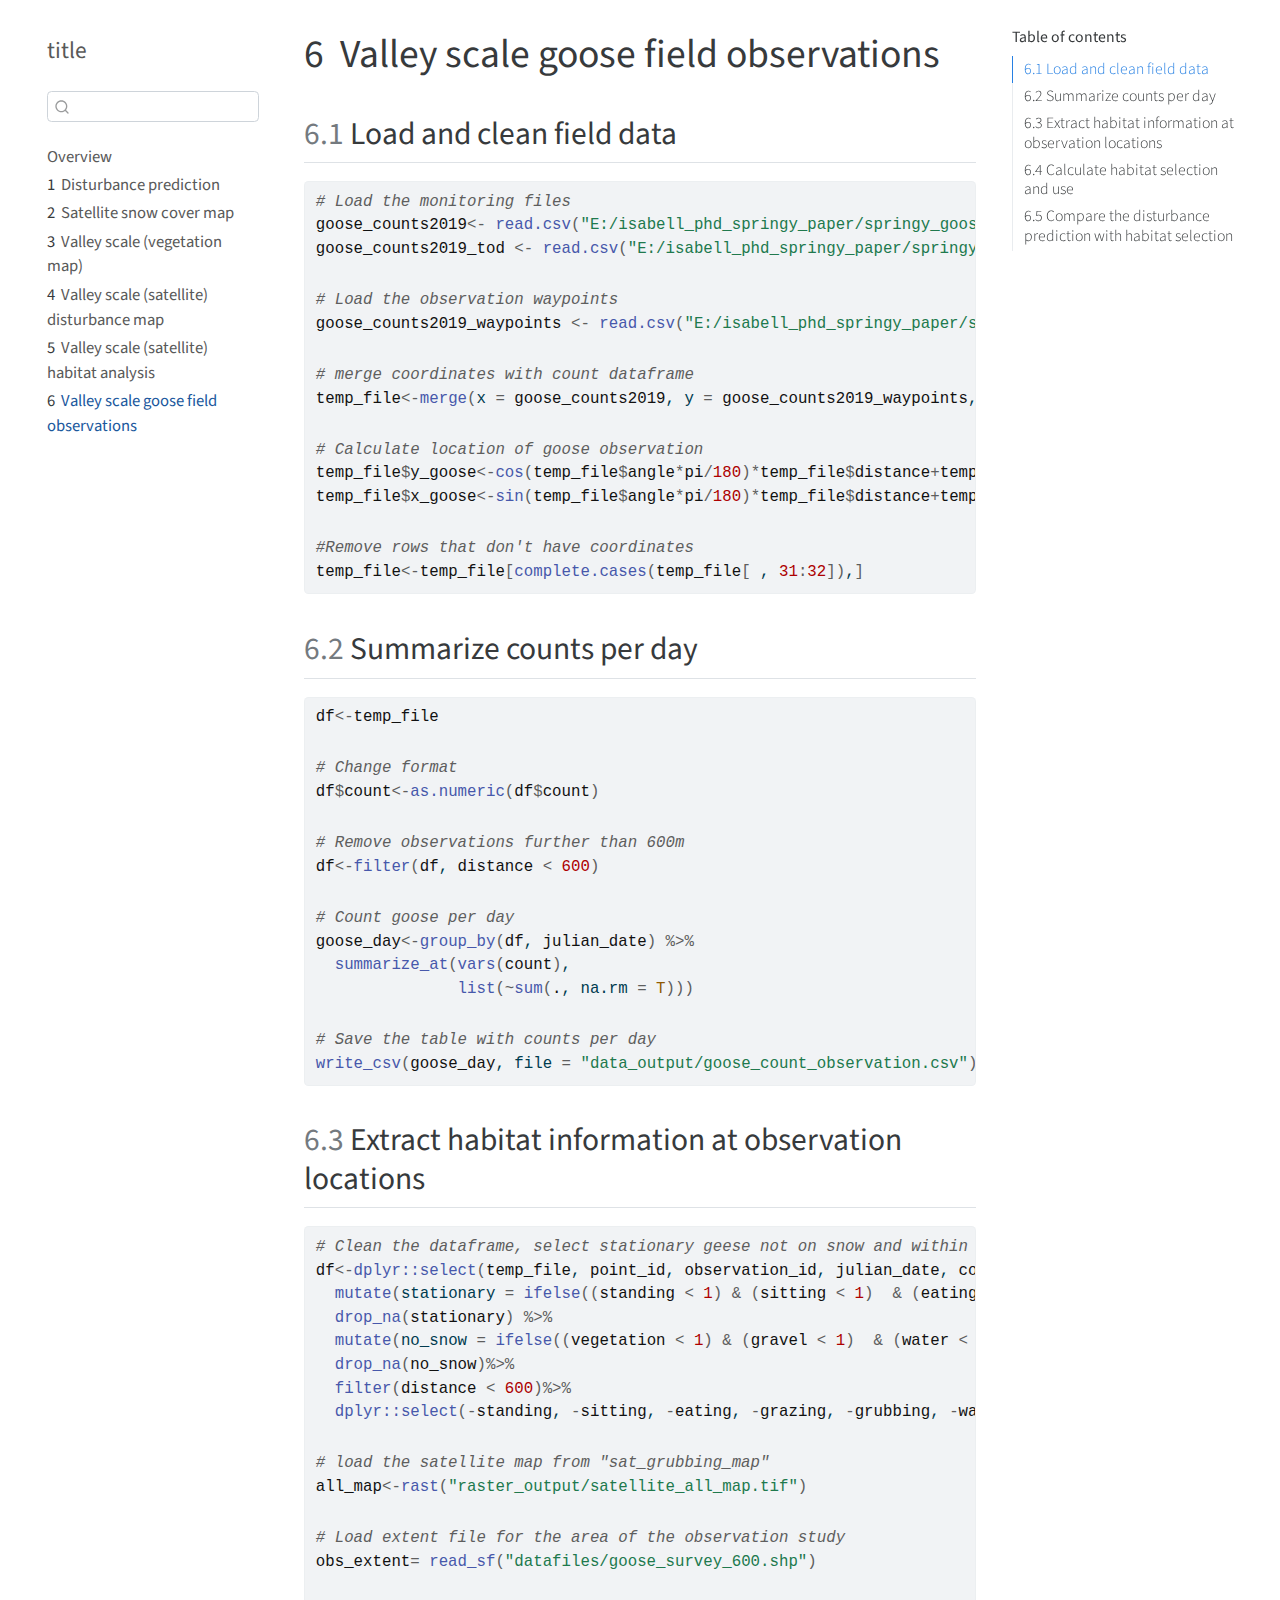
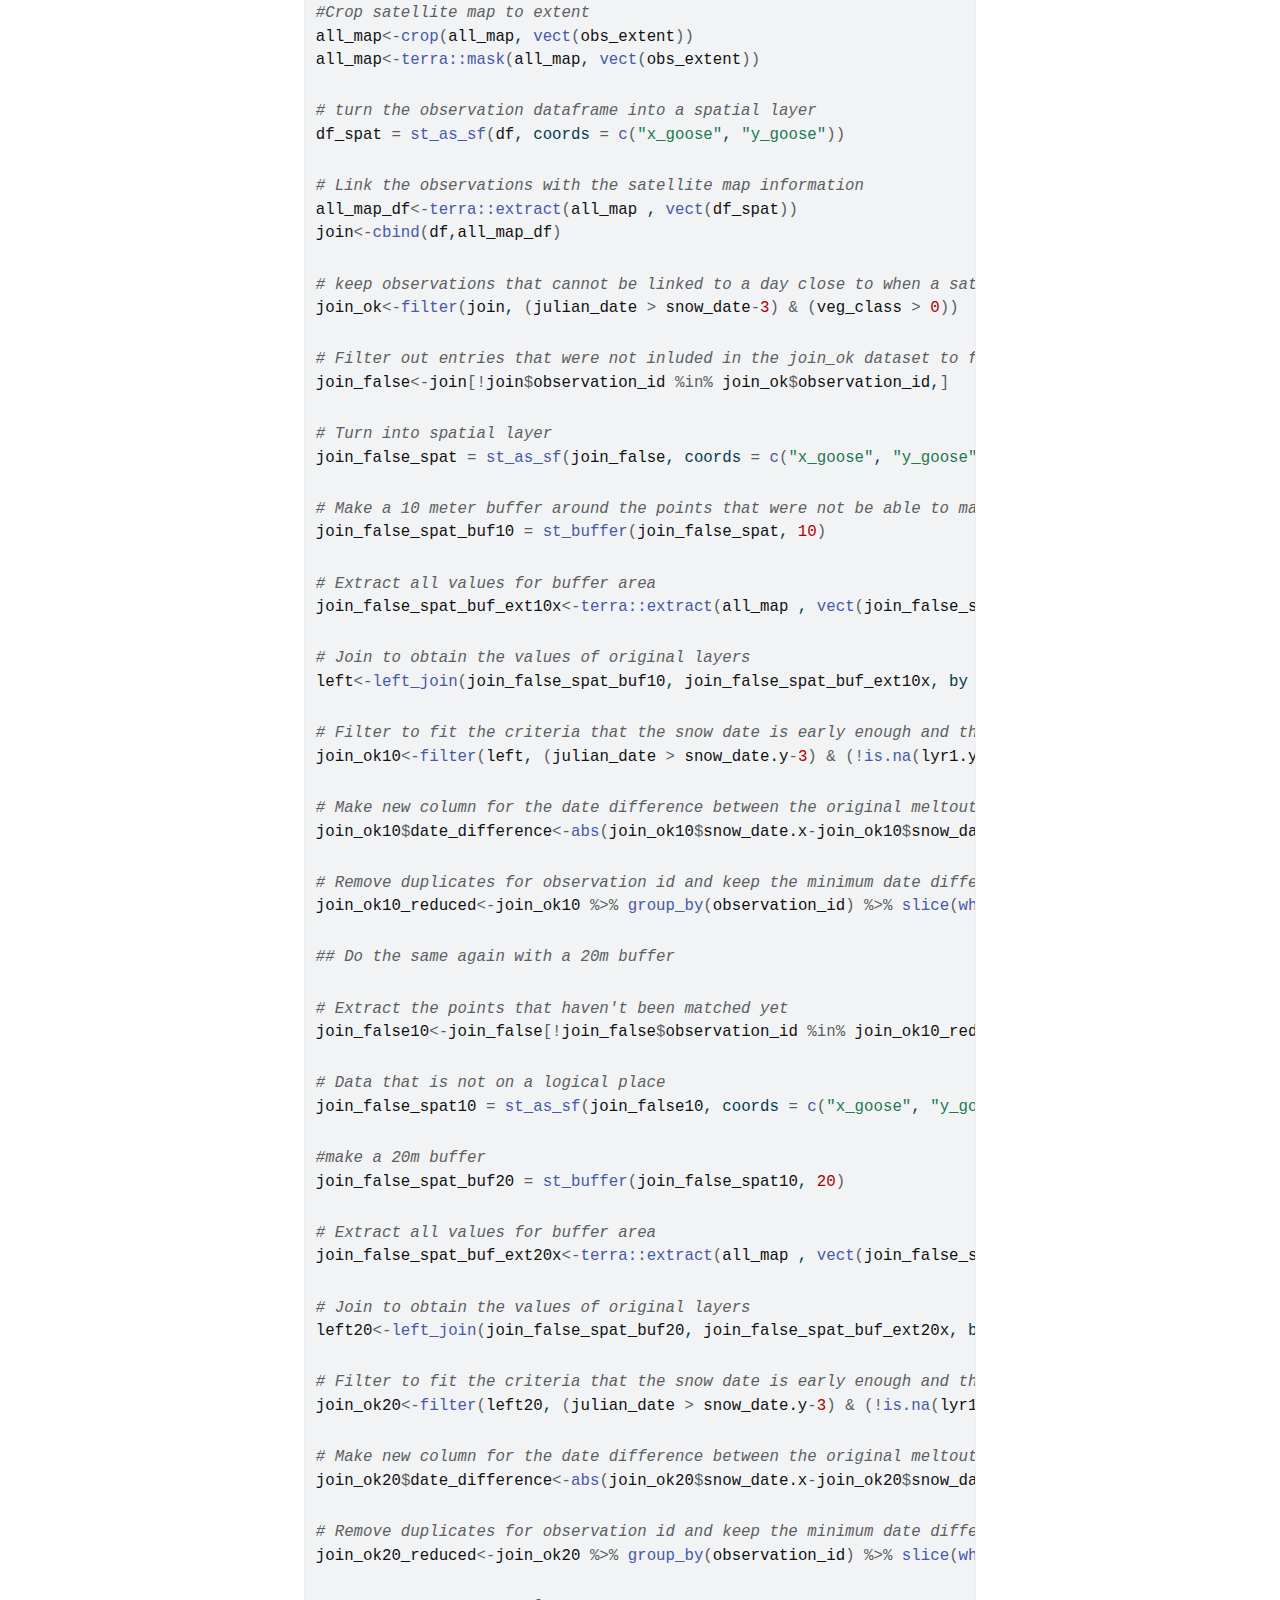
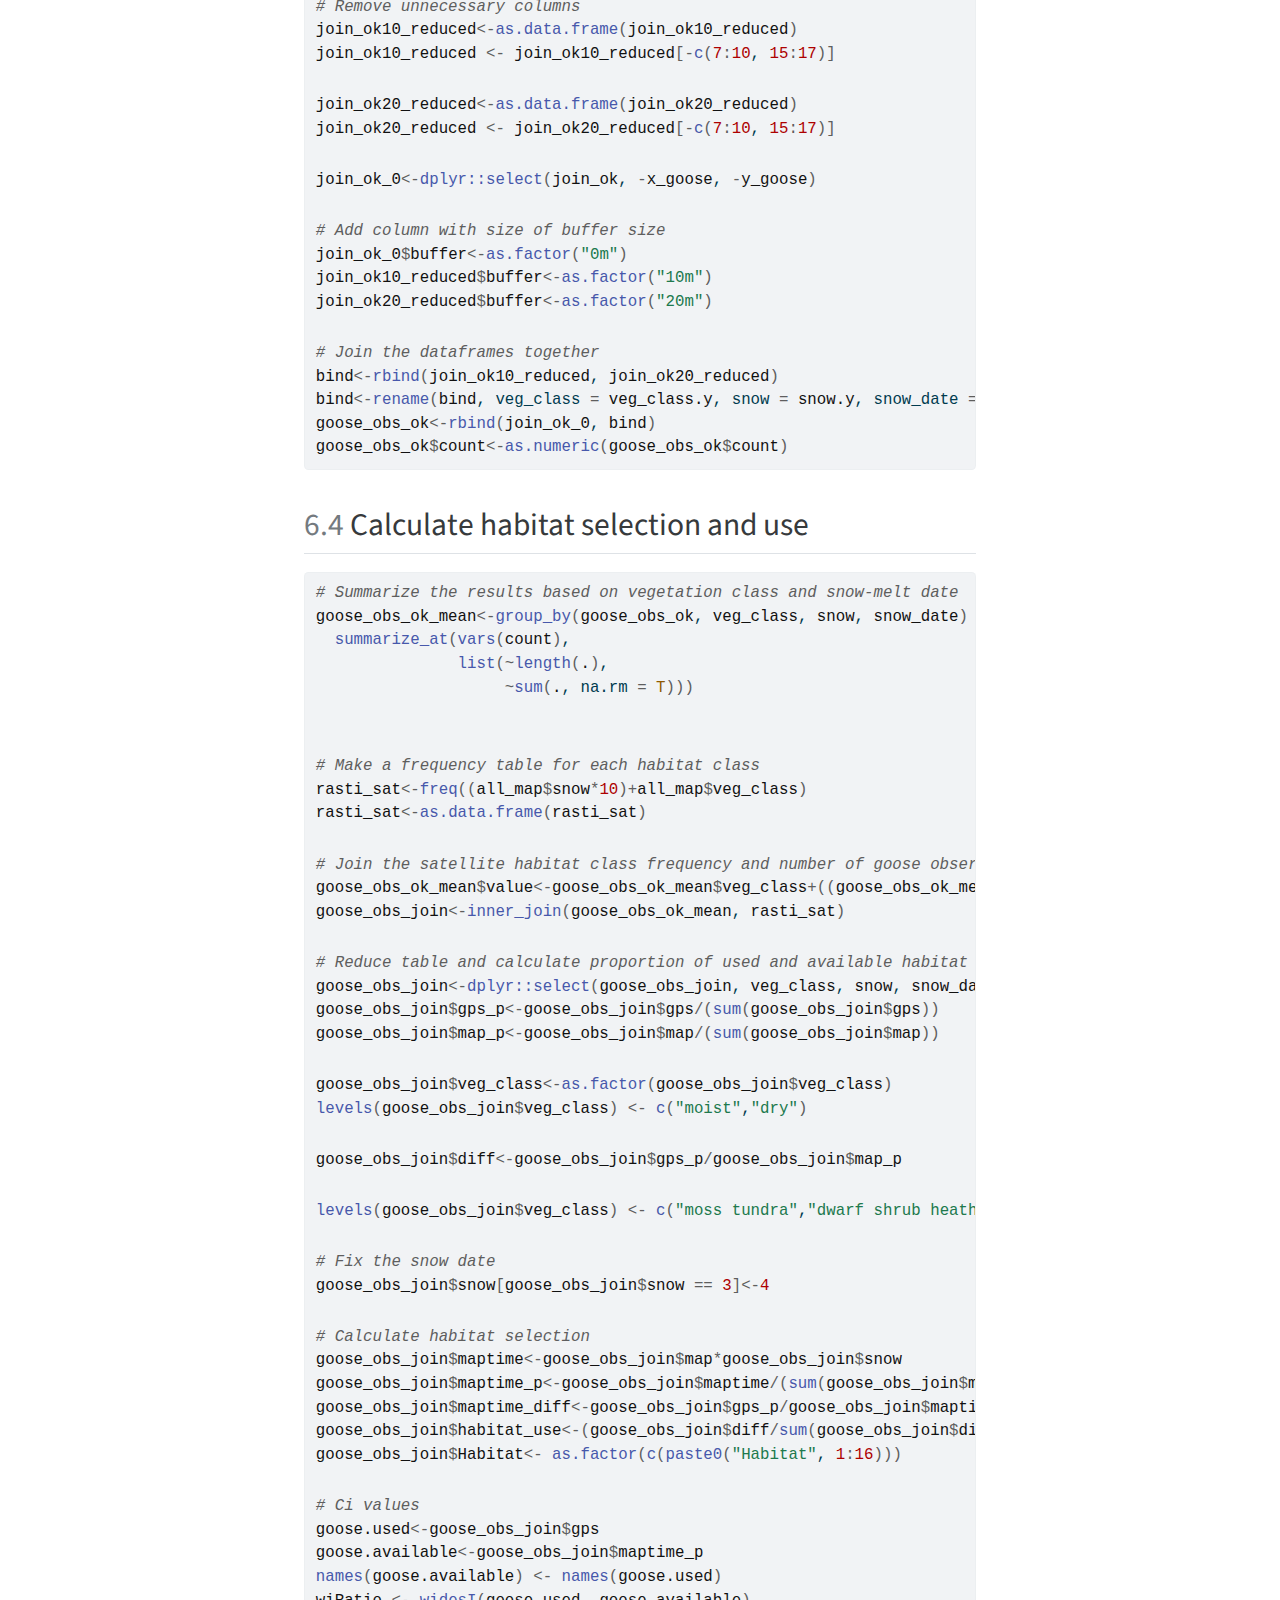
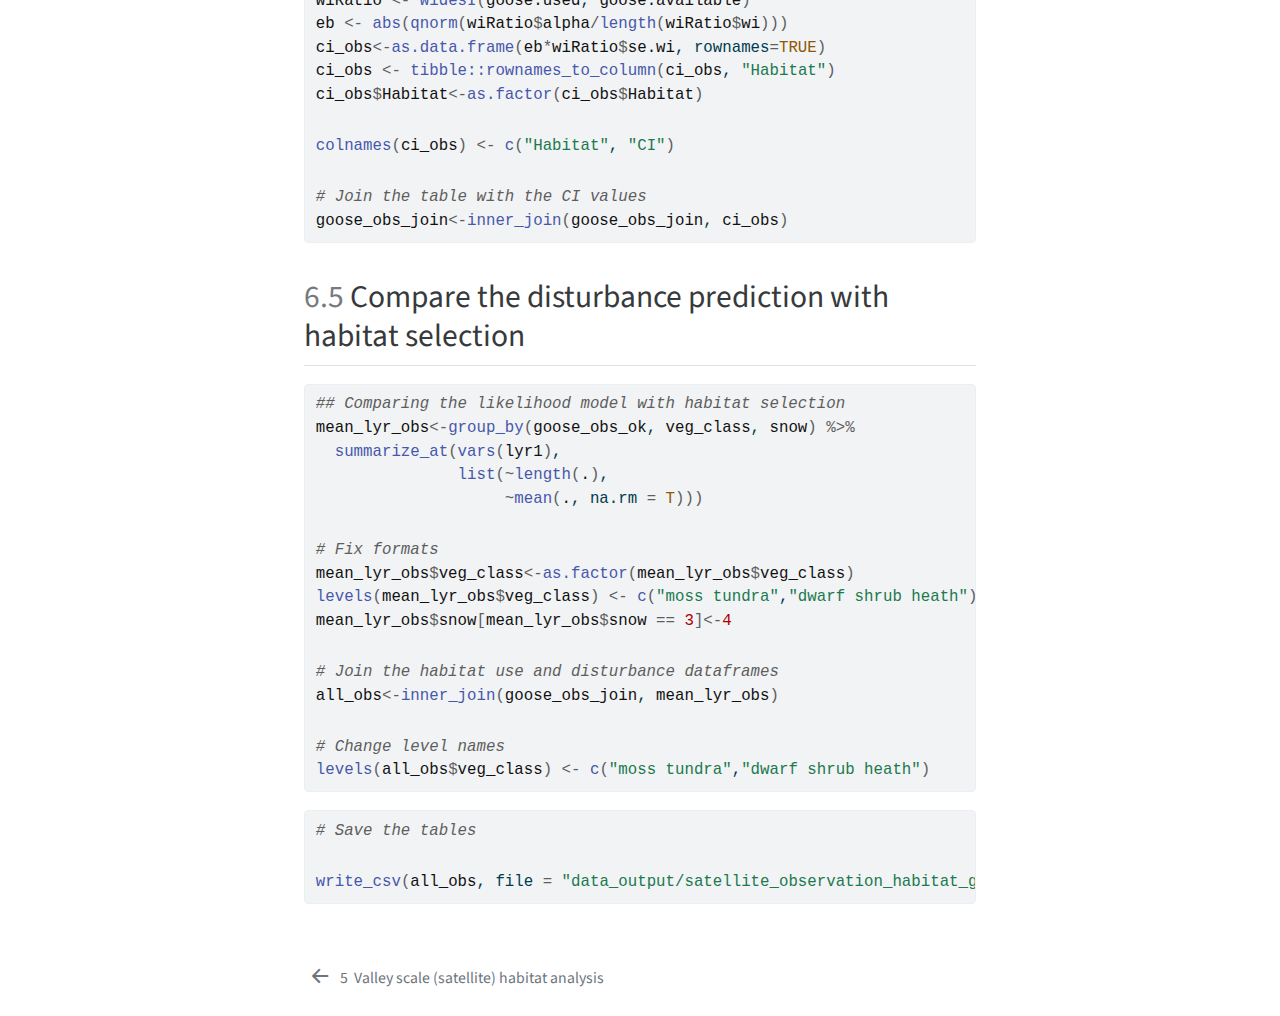
<file: docs/valley_scale_observation.html>
<!DOCTYPE html>
<html xmlns="http://www.w3.org/1999/xhtml" lang="en" xml:lang="en"><head>
<meta http-equiv="Content-Type" content="text/html; charset=UTF-8">
<meta charset="utf-8">
<meta name="generator" content="quarto-1.1.251">
<meta name="viewport" content="width=device-width, initial-scale=1.0, user-scalable=yes">
<title>title - 6&nbsp; Valley scale goose field observations</title>
<style>
code{white-space: pre-wrap;}
span.smallcaps{font-variant: small-caps;}
div.columns{display: flex; gap: min(4vw, 1.5em);}
div.column{flex: auto; overflow-x: auto;}
div.hanging-indent{margin-left: 1.5em; text-indent: -1.5em;}
ul.task-list{list-style: none;}
ul.task-list li input[type="checkbox"] {
  width: 0.8em;
  margin: 0 0.8em 0.2em -1.6em;
  vertical-align: middle;
}
pre > code.sourceCode { white-space: pre; position: relative; }
pre > code.sourceCode > span { display: inline-block; line-height: 1.25; }
pre > code.sourceCode > span:empty { height: 1.2em; }
.sourceCode { overflow: visible; }
code.sourceCode > span { color: inherit; text-decoration: inherit; }
div.sourceCode { margin: 1em 0; }
pre.sourceCode { margin: 0; }
@media screen {
div.sourceCode { overflow: auto; }
}
@media print {
pre > code.sourceCode { white-space: pre-wrap; }
pre > code.sourceCode > span { text-indent: -5em; padding-left: 5em; }
}
pre.numberSource code
  { counter-reset: source-line 0; }
pre.numberSource code > span
  { position: relative; left: -4em; counter-increment: source-line; }
pre.numberSource code > span > a:first-child::before
  { content: counter(source-line);
    position: relative; left: -1em; text-align: right; vertical-align: baseline;
    border: none; display: inline-block;
    -webkit-touch-callout: none; -webkit-user-select: none;
    -khtml-user-select: none; -moz-user-select: none;
    -ms-user-select: none; user-select: none;
    padding: 0 4px; width: 4em;
    color: #aaaaaa;
  }
pre.numberSource { margin-left: 3em; border-left: 1px solid #aaaaaa;  padding-left: 4px; }
div.sourceCode
  {   }
@media screen {
pre > code.sourceCode > span > a:first-child::before { text-decoration: underline; }
}
code span.al { color: #ff0000; font-weight: bold; } /* Alert */
code span.an { color: #60a0b0; font-weight: bold; font-style: italic; } /* Annotation */
code span.at { color: #7d9029; } /* Attribute */
code span.bn { color: #40a070; } /* BaseN */
code span.bu { color: #008000; } /* BuiltIn */
code span.cf { color: #007020; font-weight: bold; } /* ControlFlow */
code span.ch { color: #4070a0; } /* Char */
code span.cn { color: #880000; } /* Constant */
code span.co { color: #60a0b0; font-style: italic; } /* Comment */
code span.cv { color: #60a0b0; font-weight: bold; font-style: italic; } /* CommentVar */
code span.do { color: #ba2121; font-style: italic; } /* Documentation */
code span.dt { color: #902000; } /* DataType */
code span.dv { color: #40a070; } /* DecVal */
code span.er { color: #ff0000; font-weight: bold; } /* Error */
code span.ex { } /* Extension */
code span.fl { color: #40a070; } /* Float */
code span.fu { color: #06287e; } /* Function */
code span.im { color: #008000; font-weight: bold; } /* Import */
code span.in { color: #60a0b0; font-weight: bold; font-style: italic; } /* Information */
code span.kw { color: #007020; font-weight: bold; } /* Keyword */
code span.op { color: #666666; } /* Operator */
code span.ot { color: #007020; } /* Other */
code span.pp { color: #bc7a00; } /* Preprocessor */
code span.sc { color: #4070a0; } /* SpecialChar */
code span.ss { color: #bb6688; } /* SpecialString */
code span.st { color: #4070a0; } /* String */
code span.va { color: #19177c; } /* Variable */
code span.vs { color: #4070a0; } /* VerbatimString */
code span.wa { color: #60a0b0; font-weight: bold; font-style: italic; } /* Warning */
</style>

<script src="site_libs/quarto-nav/quarto-nav.js"></script>
<script src="site_libs/quarto-nav/headroom.min.js"></script>
<script src="site_libs/clipboard/clipboard.min.js"></script>
<script src="site_libs/quarto-search/autocomplete.umd.js"></script>
<script src="site_libs/quarto-search/fuse.min.js"></script>
<script src="site_libs/quarto-search/quarto-search.js"></script>
<meta name="quarto:offset" content="./">
<link href="./valley_scale_telemetry_habitat.html" rel="prev">
<script src="site_libs/quarto-html/quarto.js"></script>
<script src="site_libs/quarto-html/popper.min.js"></script>
<script src="site_libs/quarto-html/tippy.umd.min.js"></script>
<script src="site_libs/quarto-html/anchor.min.js"></script>
<link href="site_libs/quarto-html/tippy.css" rel="stylesheet">
<link href="site_libs/quarto-html/quarto-syntax-highlighting.css" rel="stylesheet" id="quarto-text-highlighting-styles">
<script src="site_libs/bootstrap/bootstrap.min.js"></script>
<link href="site_libs/bootstrap/bootstrap-icons.css" rel="stylesheet">
<link href="site_libs/bootstrap/bootstrap.min.css" rel="stylesheet" id="quarto-bootstrap" data-mode="light"><script id="quarto-search-options" type="application/json">{
  "location": "sidebar",
  "copy-button": false,
  "collapse-after": 3,
  "panel-placement": "start",
  "type": "textbox",
  "limit": 20,
  "language": {
    "search-no-results-text": "No results",
    "search-matching-documents-text": "matching documents",
    "search-copy-link-title": "Copy link to search",
    "search-hide-matches-text": "Hide additional matches",
    "search-more-match-text": "more match in this document",
    "search-more-matches-text": "more matches in this document",
    "search-clear-button-title": "Clear",
    "search-detached-cancel-button-title": "Cancel",
    "search-submit-button-title": "Submit"
  }
}</script>
</head>
<body class="nav-sidebar floating">

<div id="quarto-search-results"></div>
  <header id="quarto-header" class="headroom fixed-top"><nav class="quarto-secondary-nav" data-bs-toggle="collapse" data-bs-target="#quarto-sidebar" aria-controls="quarto-sidebar" aria-expanded="false" aria-label="Toggle sidebar navigation" onclick="if (window.quartoToggleHeadroom) { window.quartoToggleHeadroom(); }"><div class="container-fluid d-flex justify-content-between">
      <h1 class="quarto-secondary-nav-title">
<span class="chapter-number">6</span>&nbsp; <span class="chapter-title">Valley scale goose field observations</span>
</h1>
      <button type="button" class="quarto-btn-toggle btn" aria-label="Show secondary navigation">
        <i class="bi bi-chevron-right"></i>
      </button>
    </div>
  </nav></header><!-- content --><div id="quarto-content" class="quarto-container page-columns page-rows-contents page-layout-article">
<!-- sidebar -->
  <nav id="quarto-sidebar" class="sidebar collapse sidebar-navigation floating overflow-auto"><div class="pt-lg-2 mt-2 text-left sidebar-header">
    <div class="sidebar-title mb-0 py-0">
      <a href="./">title</a> 
    </div>
      </div>
      <div class="mt-2 flex-shrink-0 align-items-center">
        <div class="sidebar-search">
        <div id="quarto-search" class="" title="Search"></div>
        </div>
      </div>
    <div class="sidebar-menu-container"> 
    <ul class="list-unstyled mt-1">
<li class="sidebar-item">
  <div class="sidebar-item-container"> 
  <a href="./index.html" class="sidebar-item-text sidebar-link">Overview</a>
  </div>
</li>
        <li class="sidebar-item">
  <div class="sidebar-item-container"> 
  <a href="./disturbance_prediction.html" class="sidebar-item-text sidebar-link"><span class="chapter-number">1</span>&nbsp; <span class="chapter-title">Disturbance prediction</span></a>
  </div>
</li>
        <li class="sidebar-item">
  <div class="sidebar-item-container"> 
  <a href="./satellite_snowcover_map.html" class="sidebar-item-text sidebar-link"><span class="chapter-number">2</span>&nbsp; <span class="chapter-title">Satellite snow cover map</span></a>
  </div>
</li>
        <li class="sidebar-item">
  <div class="sidebar-item-container"> 
  <a href="./satellite_vegetation_map.html" class="sidebar-item-text sidebar-link"><span class="chapter-number">3</span>&nbsp; <span class="chapter-title">Valley scale (vegetation map)</span></a>
  </div>
</li>
        <li class="sidebar-item">
  <div class="sidebar-item-container"> 
  <a href="./valley_scale_disturbance_map.html" class="sidebar-item-text sidebar-link"><span class="chapter-number">4</span>&nbsp; <span class="chapter-title">Valley scale (satellite) disturbance map</span></a>
  </div>
</li>
        <li class="sidebar-item">
  <div class="sidebar-item-container"> 
  <a href="./valley_scale_telemetry_habitat.html" class="sidebar-item-text sidebar-link"><span class="chapter-number">5</span>&nbsp; <span class="chapter-title">Valley scale (satellite) habitat analysis</span></a>
  </div>
</li>
        <li class="sidebar-item">
  <div class="sidebar-item-container"> 
  <a href="./valley_scale_observation.html" class="sidebar-item-text sidebar-link active"><span class="chapter-number">6</span>&nbsp; <span class="chapter-title">Valley scale goose field observations</span></a>
  </div>
</li>
    </ul>
</div>
</nav><!-- margin-sidebar --><div id="quarto-margin-sidebar" class="sidebar margin-sidebar">
        <nav id="TOC" role="doc-toc" class="toc-active"><h2 id="toc-title">Table of contents</h2>
   
  <ul>
<li><a href="#load-and-clean-field-data" id="toc-load-and-clean-field-data" class="nav-link active" data-scroll-target="#load-and-clean-field-data"><span class="toc-section-number">6.1</span>  Load and clean field data</a></li>
  <li><a href="#summarize-counts-per-day" id="toc-summarize-counts-per-day" class="nav-link" data-scroll-target="#summarize-counts-per-day"><span class="toc-section-number">6.2</span>  Summarize counts per day</a></li>
  <li><a href="#extract-habitat-information-at-observation-locations" id="toc-extract-habitat-information-at-observation-locations" class="nav-link" data-scroll-target="#extract-habitat-information-at-observation-locations"><span class="toc-section-number">6.3</span>  Extract habitat information at observation locations</a></li>
  <li><a href="#calculate-habitat-selection-and-use" id="toc-calculate-habitat-selection-and-use" class="nav-link" data-scroll-target="#calculate-habitat-selection-and-use"><span class="toc-section-number">6.4</span>  Calculate habitat selection and use</a></li>
  <li><a href="#compare-the-disturbance-prediction-with-habitat-selection" id="toc-compare-the-disturbance-prediction-with-habitat-selection" class="nav-link" data-scroll-target="#compare-the-disturbance-prediction-with-habitat-selection"><span class="toc-section-number">6.5</span>  Compare the disturbance prediction with habitat selection</a></li>
  </ul></nav>
    </div>
<!-- main -->
<main class="content" id="quarto-document-content"><header id="title-block-header" class="quarto-title-block default"><div class="quarto-title">
<h1 class="title d-none d-lg-block">
<span class="chapter-number">6</span>&nbsp; <span class="chapter-title">Valley scale goose field observations</span>
</h1>
</div>



<div class="quarto-title-meta">

    
    
  </div>
  

</header><div class="cell">

</div>
<section id="load-and-clean-field-data" class="level2" data-number="6.1"><h2 data-number="6.1" class="anchored" data-anchor-id="load-and-clean-field-data">
<span class="header-section-number">6.1</span> Load and clean field data</h2>
<div class="cell">
<div class="sourceCode" id="cb1"><pre class="downlit sourceCode r code-with-copy"><code class="sourceCode R"><span><span class="co"># Load the monitoring files</span></span>
<span><span class="va">goose_counts2019</span><span class="op">&lt;-</span> <span class="fu"><a href="https://rdrr.io/r/utils/read.table.html">read.csv</a></span><span class="op">(</span><span class="st">"E:/isabell_phd_springy_paper/springy_goose_counts/isabell_phd_spring2019_goose_monitoring_19_08_27.csv"</span>, sep<span class="op">=</span><span class="st">";"</span><span class="op">)</span></span>
<span><span class="va">goose_counts2019_tod</span> <span class="op">&lt;-</span> <span class="fu"><a href="https://rdrr.io/r/utils/read.table.html">read.csv</a></span><span class="op">(</span><span class="st">"E:/isabell_phd_springy_paper/springy_goose_counts/isabell_phd_spring2019_goose_monitoring_todalen_addition.csv"</span>, sep<span class="op">=</span><span class="st">";"</span><span class="op">)</span></span>
<span></span>
<span><span class="co"># Load the observation waypoints</span></span>
<span><span class="va">goose_counts2019_waypoints</span> <span class="op">&lt;-</span> <span class="fu"><a href="https://rdrr.io/r/utils/read.table.html">read.csv</a></span><span class="op">(</span><span class="st">"E:/isabell_phd_springy_paper/springy_goose_counts/isabell_phd_goose_counts2019_waypoints.csv"</span>, sep<span class="op">=</span><span class="st">";"</span><span class="op">)</span></span>
<span></span>
<span><span class="co"># merge coordinates with count dataframe</span></span>
<span><span class="va">temp_file</span><span class="op">&lt;-</span><span class="fu"><a href="https://rdrr.io/r/base/merge.html">merge</a></span><span class="op">(</span>x <span class="op">=</span> <span class="va">goose_counts2019</span>, y <span class="op">=</span> <span class="va">goose_counts2019_waypoints</span>, by <span class="op">=</span> <span class="st">"point_id"</span>, all <span class="op">=</span> <span class="cn">TRUE</span><span class="op">)</span></span>
<span></span>
<span><span class="co"># Calculate location of goose observation</span></span>
<span><span class="va">temp_file</span><span class="op">$</span><span class="va">y_goose</span><span class="op">&lt;-</span><span class="fu"><a href="https://rdrr.io/r/base/Trig.html">cos</a></span><span class="op">(</span><span class="va">temp_file</span><span class="op">$</span><span class="va">angle</span><span class="op">*</span><span class="va">pi</span><span class="op">/</span><span class="fl">180</span><span class="op">)</span><span class="op">*</span><span class="va">temp_file</span><span class="op">$</span><span class="va">distance</span><span class="op">+</span><span class="va">temp_file</span><span class="op">$</span><span class="va">y_proj</span></span>
<span><span class="va">temp_file</span><span class="op">$</span><span class="va">x_goose</span><span class="op">&lt;-</span><span class="fu"><a href="https://rdrr.io/r/base/Trig.html">sin</a></span><span class="op">(</span><span class="va">temp_file</span><span class="op">$</span><span class="va">angle</span><span class="op">*</span><span class="va">pi</span><span class="op">/</span><span class="fl">180</span><span class="op">)</span><span class="op">*</span><span class="va">temp_file</span><span class="op">$</span><span class="va">distance</span><span class="op">+</span><span class="va">temp_file</span><span class="op">$</span><span class="va">x_proj</span></span>
<span></span>
<span><span class="co">#Remove rows that don't have coordinates</span></span>
<span><span class="va">temp_file</span><span class="op">&lt;-</span><span class="va">temp_file</span><span class="op">[</span><span class="fu"><a href="https://rdrr.io/r/stats/complete.cases.html">complete.cases</a></span><span class="op">(</span><span class="va">temp_file</span><span class="op">[</span> , <span class="fl">31</span><span class="op">:</span><span class="fl">32</span><span class="op">]</span><span class="op">)</span>,<span class="op">]</span></span></code><button title="Copy to Clipboard" class="code-copy-button"><i class="bi"></i></button></pre></div>
</div>
</section><section id="summarize-counts-per-day" class="level2" data-number="6.2"><h2 data-number="6.2" class="anchored" data-anchor-id="summarize-counts-per-day">
<span class="header-section-number">6.2</span> Summarize counts per day</h2>
<div class="cell">
<div class="sourceCode" id="cb2"><pre class="downlit sourceCode r code-with-copy"><code class="sourceCode R"><span><span class="va">df</span><span class="op">&lt;-</span><span class="va">temp_file</span></span>
<span></span>
<span><span class="co"># Change format</span></span>
<span><span class="va">df</span><span class="op">$</span><span class="va">count</span><span class="op">&lt;-</span><span class="fu"><a href="https://rdrr.io/r/base/numeric.html">as.numeric</a></span><span class="op">(</span><span class="va">df</span><span class="op">$</span><span class="va">count</span><span class="op">)</span></span>
<span></span>
<span><span class="co"># Remove observations further than 600m</span></span>
<span><span class="va">df</span><span class="op">&lt;-</span><span class="fu"><a href="https://rdrr.io/r/stats/filter.html">filter</a></span><span class="op">(</span><span class="va">df</span>, <span class="va">distance</span> <span class="op">&lt;</span> <span class="fl">600</span><span class="op">)</span></span>
<span></span>
<span><span class="co"># Count goose per day</span></span>
<span><span class="va">goose_day</span><span class="op">&lt;-</span><span class="fu">group_by</span><span class="op">(</span><span class="va">df</span>, <span class="va">julian_date</span><span class="op">)</span> <span class="op">%&gt;%</span></span>
<span>  <span class="fu">summarize_at</span><span class="op">(</span><span class="fu">vars</span><span class="op">(</span><span class="va">count</span><span class="op">)</span>,</span>
<span>               <span class="fu"><a href="https://rdrr.io/r/base/list.html">list</a></span><span class="op">(</span><span class="op">~</span><span class="fu"><a href="https://rdrr.io/r/base/sum.html">sum</a></span><span class="op">(</span><span class="va">.</span>, na.rm <span class="op">=</span> <span class="cn">T</span><span class="op">)</span><span class="op">)</span><span class="op">)</span></span>
<span></span>
<span><span class="co"># Save the table with counts per day</span></span>
<span><span class="fu">write_csv</span><span class="op">(</span><span class="va">goose_day</span>, file <span class="op">=</span> <span class="st">"data_output/goose_count_observation.csv"</span><span class="op">)</span></span></code><button title="Copy to Clipboard" class="code-copy-button"><i class="bi"></i></button></pre></div>
</div>
</section><section id="extract-habitat-information-at-observation-locations" class="level2" data-number="6.3"><h2 data-number="6.3" class="anchored" data-anchor-id="extract-habitat-information-at-observation-locations">
<span class="header-section-number">6.3</span> Extract habitat information at observation locations</h2>
<div class="cell">
<div class="sourceCode" id="cb3"><pre class="downlit sourceCode r code-with-copy"><code class="sourceCode R"><span><span class="co"># Clean the dataframe, select stationary geese not on snow and within 600 meters of the observer</span></span>
<span><span class="va">df</span><span class="op">&lt;-</span><span class="fu">dplyr</span><span class="fu">::</span><span class="fu"><a href="https://dplyr.tidyverse.org/reference/select.html">select</a></span><span class="op">(</span><span class="va">temp_file</span>, <span class="va">point_id</span>, <span class="va">observation_id</span>, <span class="va">julian_date</span>, <span class="va">count</span>, <span class="va">distance</span>, <span class="va">standing</span>, <span class="va">sitting</span>, <span class="va">walking</span>, <span class="va">eating</span>, <span class="va">grazing</span>, <span class="va">grubbing</span>, <span class="va">vegetation</span>, <span class="va">snow</span>, <span class="va">gravel</span>, <span class="va">water</span>, <span class="va">mud</span>, <span class="va">substrate_unknown</span>, <span class="va">x_goose</span>, <span class="va">y_goose</span><span class="op">)</span> <span class="op">%&gt;%</span> </span>
<span>  <span class="fu">mutate</span><span class="op">(</span>stationary <span class="op">=</span> <span class="fu"><a href="https://rdrr.io/r/base/ifelse.html">ifelse</a></span><span class="op">(</span><span class="op">(</span><span class="va">standing</span> <span class="op">&lt;</span> <span class="fl">1</span><span class="op">)</span> <span class="op">&amp;</span> <span class="op">(</span><span class="va">sitting</span> <span class="op">&lt;</span> <span class="fl">1</span><span class="op">)</span>  <span class="op">&amp;</span> <span class="op">(</span><span class="va">eating</span> <span class="op">&lt;</span> <span class="fl">1</span><span class="op">)</span> <span class="op">&amp;</span> <span class="op">(</span><span class="va">grazing</span> <span class="op">&lt;</span> <span class="fl">1</span><span class="op">)</span> <span class="op">&amp;</span> <span class="op">(</span><span class="va">grubbing</span> <span class="op">&lt;</span> <span class="fl">1</span><span class="op">)</span>, <span class="fl">0</span>, <span class="fl">1</span><span class="op">)</span><span class="op">)</span> <span class="op">%&gt;%</span></span>
<span>  <span class="fu">drop_na</span><span class="op">(</span><span class="va">stationary</span><span class="op">)</span> <span class="op">%&gt;%</span></span>
<span>  <span class="fu">mutate</span><span class="op">(</span>no_snow <span class="op">=</span> <span class="fu"><a href="https://rdrr.io/r/base/ifelse.html">ifelse</a></span><span class="op">(</span><span class="op">(</span><span class="va">vegetation</span> <span class="op">&lt;</span> <span class="fl">1</span><span class="op">)</span> <span class="op">&amp;</span> <span class="op">(</span><span class="va">gravel</span> <span class="op">&lt;</span> <span class="fl">1</span><span class="op">)</span>  <span class="op">&amp;</span> <span class="op">(</span><span class="va">water</span> <span class="op">&lt;</span> <span class="fl">1</span><span class="op">)</span> <span class="op">&amp;</span> <span class="op">(</span><span class="va">mud</span> <span class="op">&lt;</span> <span class="fl">1</span><span class="op">)</span>, <span class="fl">0</span>, <span class="fl">1</span><span class="op">)</span><span class="op">)</span> <span class="op">%&gt;%</span></span>
<span>  <span class="fu">drop_na</span><span class="op">(</span><span class="va">no_snow</span><span class="op">)</span><span class="op">%&gt;%</span></span>
<span>  <span class="fu"><a href="https://rdrr.io/r/stats/filter.html">filter</a></span><span class="op">(</span><span class="va">distance</span> <span class="op">&lt;</span> <span class="fl">600</span><span class="op">)</span><span class="op">%&gt;%</span></span>
<span>  <span class="fu">dplyr</span><span class="fu">::</span><span class="fu"><a href="https://dplyr.tidyverse.org/reference/select.html">select</a></span><span class="op">(</span><span class="op">-</span><span class="va">standing</span>, <span class="op">-</span><span class="va">sitting</span>, <span class="op">-</span><span class="va">eating</span>, <span class="op">-</span><span class="va">grazing</span>, <span class="op">-</span><span class="va">grubbing</span>, <span class="op">-</span><span class="va">walking</span>, <span class="op">-</span><span class="va">stationary</span>, <span class="op">-</span><span class="va">vegetation</span>, <span class="op">-</span><span class="va">snow</span>, <span class="op">-</span><span class="va">gravel</span>, <span class="op">-</span><span class="va">water</span>, <span class="op">-</span><span class="va">mud</span>, <span class="op">-</span><span class="va">substrate_unknown</span>, <span class="op">-</span><span class="va">no_snow</span><span class="op">)</span></span>
<span></span>
<span><span class="co"># load the satellite map from "sat_grubbing_map"</span></span>
<span><span class="va">all_map</span><span class="op">&lt;-</span><span class="fu">rast</span><span class="op">(</span><span class="st">"raster_output/satellite_all_map.tif"</span><span class="op">)</span> </span>
<span></span>
<span><span class="co"># Load extent file for the area of the observation study</span></span>
<span><span class="va">obs_extent</span><span class="op">=</span> <span class="fu">read_sf</span><span class="op">(</span><span class="st">"datafiles/goose_survey_600.shp"</span><span class="op">)</span></span>
<span></span>
<span><span class="co">#Crop satellite map to extent</span></span>
<span><span class="va">all_map</span><span class="op">&lt;-</span><span class="fu">crop</span><span class="op">(</span><span class="va">all_map</span>, <span class="fu">vect</span><span class="op">(</span><span class="va">obs_extent</span><span class="op">)</span><span class="op">)</span></span>
<span><span class="va">all_map</span><span class="op">&lt;-</span><span class="fu">terra</span><span class="fu">::</span><span class="fu"><a href="https://rdrr.io/pkg/terra/man/mask.html">mask</a></span><span class="op">(</span><span class="va">all_map</span>, <span class="fu">vect</span><span class="op">(</span><span class="va">obs_extent</span><span class="op">)</span><span class="op">)</span></span>
<span></span>
<span><span class="co"># turn the observation dataframe into a spatial layer</span></span>
<span><span class="va">df_spat</span> <span class="op">=</span> <span class="fu">st_as_sf</span><span class="op">(</span><span class="va">df</span>, coords <span class="op">=</span> <span class="fu"><a href="https://rdrr.io/r/base/c.html">c</a></span><span class="op">(</span><span class="st">"x_goose"</span>, <span class="st">"y_goose"</span><span class="op">)</span><span class="op">)</span></span>
<span></span>
<span><span class="co"># Link the observations with the satellite map information</span></span>
<span><span class="va">all_map_df</span><span class="op">&lt;-</span><span class="fu">terra</span><span class="fu">::</span><span class="fu"><a href="https://rdrr.io/pkg/terra/man/extract.html">extract</a></span><span class="op">(</span><span class="va">all_map</span> , <span class="fu">vect</span><span class="op">(</span><span class="va">df_spat</span><span class="op">)</span><span class="op">)</span></span>
<span><span class="va">join</span><span class="op">&lt;-</span><span class="fu"><a href="https://rdrr.io/r/base/cbind.html">cbind</a></span><span class="op">(</span><span class="va">df</span>,<span class="va">all_map_df</span><span class="op">)</span></span>
<span></span>
<span><span class="co"># keep observations that cannot be linked to a day close to when a satellite image was available</span></span>
<span><span class="va">join_ok</span><span class="op">&lt;-</span><span class="fu"><a href="https://rdrr.io/r/stats/filter.html">filter</a></span><span class="op">(</span><span class="va">join</span>, <span class="op">(</span><span class="va">julian_date</span> <span class="op">&gt;</span> <span class="va">snow_date</span><span class="op">-</span><span class="fl">3</span><span class="op">)</span> <span class="op">&amp;</span> <span class="op">(</span><span class="va">veg_class</span> <span class="op">&gt;</span> <span class="fl">0</span><span class="op">)</span><span class="op">)</span></span>
<span></span>
<span><span class="co"># Filter out entries that were not inluded in the join_ok dataset to find nearby matching pixels</span></span>
<span><span class="va">join_false</span><span class="op">&lt;-</span><span class="va">join</span><span class="op">[</span><span class="op">!</span><span class="va">join</span><span class="op">$</span><span class="va">observation_id</span> <span class="op"><a href="https://rdrr.io/r/base/match.html">%in%</a></span> <span class="va">join_ok</span><span class="op">$</span><span class="va">observation_id</span>,<span class="op">]</span></span>
<span></span>
<span><span class="co"># Turn into spatial layer</span></span>
<span><span class="va">join_false_spat</span> <span class="op">=</span> <span class="fu">st_as_sf</span><span class="op">(</span><span class="va">join_false</span>, coords <span class="op">=</span> <span class="fu"><a href="https://rdrr.io/r/base/c.html">c</a></span><span class="op">(</span><span class="st">"x_goose"</span>, <span class="st">"y_goose"</span><span class="op">)</span><span class="op">)</span></span>
<span></span>
<span><span class="co"># Make a 10 meter buffer around the points that were not be able to match to a snow-free point</span></span>
<span><span class="va">join_false_spat_buf10</span> <span class="op">=</span> <span class="fu">st_buffer</span><span class="op">(</span><span class="va">join_false_spat</span>, <span class="fl">10</span><span class="op">)</span></span>
<span></span>
<span><span class="co"># Extract all values for buffer area</span></span>
<span><span class="va">join_false_spat_buf_ext10x</span><span class="op">&lt;-</span><span class="fu">terra</span><span class="fu">::</span><span class="fu"><a href="https://rdrr.io/pkg/terra/man/extract.html">extract</a></span><span class="op">(</span><span class="va">all_map</span> , <span class="fu">vect</span><span class="op">(</span><span class="va">join_false_spat_buf10</span><span class="op">)</span>, exact<span class="op">=</span><span class="cn">TRUE</span><span class="op">)</span></span>
<span></span>
<span><span class="co"># Join to obtain the values of original layers</span></span>
<span><span class="va">left</span><span class="op">&lt;-</span><span class="fu">left_join</span><span class="op">(</span><span class="va">join_false_spat_buf10</span>, <span class="va">join_false_spat_buf_ext10x</span>, by <span class="op">=</span> <span class="st">"ID"</span><span class="op">)</span></span>
<span></span>
<span><span class="co"># Filter to fit the criteria that the snow date is early enough and that the vegetation classes are the same</span></span>
<span><span class="va">join_ok10</span><span class="op">&lt;-</span><span class="fu"><a href="https://rdrr.io/r/stats/filter.html">filter</a></span><span class="op">(</span><span class="va">left</span>, <span class="op">(</span><span class="va">julian_date</span> <span class="op">&gt;</span> <span class="va">snow_date.y</span><span class="op">-</span><span class="fl">3</span><span class="op">)</span> <span class="op">&amp;</span> <span class="op">(</span><span class="op">!</span><span class="fu"><a href="https://rdrr.io/r/base/NA.html">is.na</a></span><span class="op">(</span><span class="va">lyr1.y</span><span class="op">)</span><span class="op">)</span><span class="op">)</span></span>
<span></span>
<span><span class="co"># Make new column for the date difference between the original meltout date and the one of the buffer</span></span>
<span><span class="va">join_ok10</span><span class="op">$</span><span class="va">date_difference</span><span class="op">&lt;-</span><span class="fu"><a href="https://rdrr.io/r/base/MathFun.html">abs</a></span><span class="op">(</span><span class="va">join_ok10</span><span class="op">$</span><span class="va">snow_date.x</span><span class="op">-</span><span class="va">join_ok10</span><span class="op">$</span><span class="va">snow_date.y</span><span class="op">)</span></span>
<span></span>
<span><span class="co"># Remove duplicates for observation id and keep the minimum date difference</span></span>
<span><span class="va">join_ok10_reduced</span><span class="op">&lt;-</span><span class="va">join_ok10</span> <span class="op">%&gt;%</span> <span class="fu">group_by</span><span class="op">(</span><span class="va">observation_id</span><span class="op">)</span> <span class="op">%&gt;%</span> <span class="fu">slice</span><span class="op">(</span><span class="fu"><a href="https://rdrr.io/r/base/which.min.html">which.min</a></span><span class="op">(</span><span class="va">date_difference</span><span class="op">)</span><span class="op">)</span></span>
<span></span>
<span><span class="co">## Do the same again with a 20m buffer</span></span>
<span></span>
<span><span class="co"># Extract the points that haven't been matched yet</span></span>
<span><span class="va">join_false10</span><span class="op">&lt;-</span><span class="va">join_false</span><span class="op">[</span><span class="op">!</span><span class="va">join_false</span><span class="op">$</span><span class="va">observation_id</span> <span class="op"><a href="https://rdrr.io/r/base/match.html">%in%</a></span> <span class="va">join_ok10_reduced</span><span class="op">$</span><span class="va">observation_id</span>,<span class="op">]</span></span>
<span></span>
<span><span class="co"># Data that is not on a logical place</span></span>
<span><span class="va">join_false_spat10</span> <span class="op">=</span> <span class="fu">st_as_sf</span><span class="op">(</span><span class="va">join_false10</span>, coords <span class="op">=</span> <span class="fu"><a href="https://rdrr.io/r/base/c.html">c</a></span><span class="op">(</span><span class="st">"x_goose"</span>, <span class="st">"y_goose"</span><span class="op">)</span><span class="op">)</span></span>
<span></span>
<span><span class="co">#make a 20m buffer</span></span>
<span><span class="va">join_false_spat_buf20</span> <span class="op">=</span> <span class="fu">st_buffer</span><span class="op">(</span><span class="va">join_false_spat10</span>, <span class="fl">20</span><span class="op">)</span></span>
<span></span>
<span><span class="co"># Extract all values for buffer area</span></span>
<span><span class="va">join_false_spat_buf_ext20x</span><span class="op">&lt;-</span><span class="fu">terra</span><span class="fu">::</span><span class="fu"><a href="https://rdrr.io/pkg/terra/man/extract.html">extract</a></span><span class="op">(</span><span class="va">all_map</span> , <span class="fu">vect</span><span class="op">(</span><span class="va">join_false_spat_buf20</span><span class="op">)</span>, exact<span class="op">=</span><span class="cn">TRUE</span><span class="op">)</span></span>
<span></span>
<span><span class="co"># Join to obtain the values of original layers</span></span>
<span><span class="va">left20</span><span class="op">&lt;-</span><span class="fu">left_join</span><span class="op">(</span><span class="va">join_false_spat_buf20</span>, <span class="va">join_false_spat_buf_ext20x</span>, by <span class="op">=</span> <span class="st">"ID"</span><span class="op">)</span></span>
<span></span>
<span><span class="co"># Filter to fit the criteria that the snow date is early enough and that the vegetation classes are the same</span></span>
<span><span class="va">join_ok20</span><span class="op">&lt;-</span><span class="fu"><a href="https://rdrr.io/r/stats/filter.html">filter</a></span><span class="op">(</span><span class="va">left20</span>, <span class="op">(</span><span class="va">julian_date</span> <span class="op">&gt;</span> <span class="va">snow_date.y</span><span class="op">-</span><span class="fl">3</span><span class="op">)</span> <span class="op">&amp;</span> <span class="op">(</span><span class="op">!</span><span class="fu"><a href="https://rdrr.io/r/base/NA.html">is.na</a></span><span class="op">(</span><span class="va">lyr1.y</span><span class="op">)</span><span class="op">)</span><span class="op">)</span></span>
<span></span>
<span><span class="co"># Make new column for the date difference between the original meltout date and the one of the buffer</span></span>
<span><span class="va">join_ok20</span><span class="op">$</span><span class="va">date_difference</span><span class="op">&lt;-</span><span class="fu"><a href="https://rdrr.io/r/base/MathFun.html">abs</a></span><span class="op">(</span><span class="va">join_ok20</span><span class="op">$</span><span class="va">snow_date.x</span><span class="op">-</span><span class="va">join_ok20</span><span class="op">$</span><span class="va">snow_date.y</span><span class="op">)</span></span>
<span></span>
<span><span class="co"># Remove duplicates for observation id and keep the minimum date difference</span></span>
<span><span class="va">join_ok20_reduced</span><span class="op">&lt;-</span><span class="va">join_ok20</span> <span class="op">%&gt;%</span> <span class="fu">group_by</span><span class="op">(</span><span class="va">observation_id</span><span class="op">)</span> <span class="op">%&gt;%</span> <span class="fu">slice</span><span class="op">(</span><span class="fu"><a href="https://rdrr.io/r/base/which.min.html">which.min</a></span><span class="op">(</span><span class="va">date_difference</span><span class="op">)</span><span class="op">)</span></span>
<span></span>
<span><span class="co"># Remove unnecessary columns</span></span>
<span><span class="va">join_ok10_reduced</span><span class="op">&lt;-</span><span class="fu"><a href="https://rdrr.io/r/base/as.data.frame.html">as.data.frame</a></span><span class="op">(</span><span class="va">join_ok10_reduced</span><span class="op">)</span></span>
<span><span class="va">join_ok10_reduced</span> <span class="op">&lt;-</span> <span class="va">join_ok10_reduced</span><span class="op">[</span><span class="op">-</span><span class="fu"><a href="https://rdrr.io/r/base/c.html">c</a></span><span class="op">(</span><span class="fl">7</span><span class="op">:</span><span class="fl">10</span>, <span class="fl">15</span><span class="op">:</span><span class="fl">17</span><span class="op">)</span><span class="op">]</span></span>
<span></span>
<span><span class="va">join_ok20_reduced</span><span class="op">&lt;-</span><span class="fu"><a href="https://rdrr.io/r/base/as.data.frame.html">as.data.frame</a></span><span class="op">(</span><span class="va">join_ok20_reduced</span><span class="op">)</span></span>
<span><span class="va">join_ok20_reduced</span> <span class="op">&lt;-</span> <span class="va">join_ok20_reduced</span><span class="op">[</span><span class="op">-</span><span class="fu"><a href="https://rdrr.io/r/base/c.html">c</a></span><span class="op">(</span><span class="fl">7</span><span class="op">:</span><span class="fl">10</span>, <span class="fl">15</span><span class="op">:</span><span class="fl">17</span><span class="op">)</span><span class="op">]</span></span>
<span></span>
<span><span class="va">join_ok_0</span><span class="op">&lt;-</span><span class="fu">dplyr</span><span class="fu">::</span><span class="fu"><a href="https://dplyr.tidyverse.org/reference/select.html">select</a></span><span class="op">(</span><span class="va">join_ok</span>, <span class="op">-</span><span class="va">x_goose</span>, <span class="op">-</span><span class="va">y_goose</span><span class="op">)</span></span>
<span></span>
<span><span class="co"># Add column with size of buffer size</span></span>
<span><span class="va">join_ok_0</span><span class="op">$</span><span class="va">buffer</span><span class="op">&lt;-</span><span class="fu"><a href="https://rdrr.io/r/base/factor.html">as.factor</a></span><span class="op">(</span><span class="st">"0m"</span><span class="op">)</span></span>
<span><span class="va">join_ok10_reduced</span><span class="op">$</span><span class="va">buffer</span><span class="op">&lt;-</span><span class="fu"><a href="https://rdrr.io/r/base/factor.html">as.factor</a></span><span class="op">(</span><span class="st">"10m"</span><span class="op">)</span></span>
<span><span class="va">join_ok20_reduced</span><span class="op">$</span><span class="va">buffer</span><span class="op">&lt;-</span><span class="fu"><a href="https://rdrr.io/r/base/factor.html">as.factor</a></span><span class="op">(</span><span class="st">"20m"</span><span class="op">)</span></span>
<span></span>
<span><span class="co"># Join the dataframes together</span></span>
<span><span class="va">bind</span><span class="op">&lt;-</span><span class="fu"><a href="https://rdrr.io/r/base/cbind.html">rbind</a></span><span class="op">(</span><span class="va">join_ok10_reduced</span>, <span class="va">join_ok20_reduced</span><span class="op">)</span></span>
<span><span class="va">bind</span><span class="op">&lt;-</span><span class="fu">rename</span><span class="op">(</span><span class="va">bind</span>, veg_class <span class="op">=</span> <span class="va">veg_class.y</span>, snow <span class="op">=</span> <span class="va">snow.y</span>, snow_date <span class="op">=</span> <span class="va">snow_date.y</span>, lyr1 <span class="op">=</span> <span class="va">lyr1.y</span><span class="op">)</span></span>
<span><span class="va">goose_obs_ok</span><span class="op">&lt;-</span><span class="fu"><a href="https://rdrr.io/r/base/cbind.html">rbind</a></span><span class="op">(</span><span class="va">join_ok_0</span>, <span class="va">bind</span><span class="op">)</span></span>
<span><span class="va">goose_obs_ok</span><span class="op">$</span><span class="va">count</span><span class="op">&lt;-</span><span class="fu"><a href="https://rdrr.io/r/base/numeric.html">as.numeric</a></span><span class="op">(</span><span class="va">goose_obs_ok</span><span class="op">$</span><span class="va">count</span><span class="op">)</span></span></code><button title="Copy to Clipboard" class="code-copy-button"><i class="bi"></i></button></pre></div>
</div>
</section><section id="calculate-habitat-selection-and-use" class="level2" data-number="6.4"><h2 data-number="6.4" class="anchored" data-anchor-id="calculate-habitat-selection-and-use">
<span class="header-section-number">6.4</span> Calculate habitat selection and use</h2>
<div class="cell">
<div class="sourceCode" id="cb4"><pre class="downlit sourceCode r code-with-copy"><code class="sourceCode R"><span><span class="co"># Summarize the results based on vegetation class and snow-melt date</span></span>
<span><span class="va">goose_obs_ok_mean</span><span class="op">&lt;-</span><span class="fu">group_by</span><span class="op">(</span><span class="va">goose_obs_ok</span>, <span class="va">veg_class</span>, <span class="va">snow</span>, <span class="va">snow_date</span><span class="op">)</span> <span class="op">%&gt;%</span></span>
<span>  <span class="fu">summarize_at</span><span class="op">(</span><span class="fu">vars</span><span class="op">(</span><span class="va">count</span><span class="op">)</span>,</span>
<span>               <span class="fu"><a href="https://rdrr.io/r/base/list.html">list</a></span><span class="op">(</span><span class="op">~</span><span class="fu"><a href="https://rdrr.io/r/base/length.html">length</a></span><span class="op">(</span><span class="va">.</span><span class="op">)</span>,</span>
<span>                    <span class="op">~</span><span class="fu"><a href="https://rdrr.io/r/base/sum.html">sum</a></span><span class="op">(</span><span class="va">.</span>, na.rm <span class="op">=</span> <span class="cn">T</span><span class="op">)</span><span class="op">)</span><span class="op">)</span></span>
<span></span>
<span></span>
<span><span class="co"># Make a frequency table for each habitat class</span></span>
<span><span class="va">rasti_sat</span><span class="op">&lt;-</span><span class="fu">freq</span><span class="op">(</span><span class="op">(</span><span class="va">all_map</span><span class="op">$</span><span class="va">snow</span><span class="op">*</span><span class="fl">10</span><span class="op">)</span><span class="op">+</span><span class="va">all_map</span><span class="op">$</span><span class="va">veg_class</span><span class="op">)</span></span>
<span><span class="va">rasti_sat</span><span class="op">&lt;-</span><span class="fu"><a href="https://rdrr.io/r/base/as.data.frame.html">as.data.frame</a></span><span class="op">(</span><span class="va">rasti_sat</span><span class="op">)</span></span>
<span></span>
<span><span class="co"># Join the satellite habitat class frequency and number of goose observations into one table</span></span>
<span><span class="va">goose_obs_ok_mean</span><span class="op">$</span><span class="va">value</span><span class="op">&lt;-</span><span class="va">goose_obs_ok_mean</span><span class="op">$</span><span class="va">veg_class</span><span class="op">+</span><span class="op">(</span><span class="op">(</span><span class="va">goose_obs_ok_mean</span><span class="op">$</span><span class="va">snow</span><span class="op">)</span><span class="op">*</span><span class="fl">10</span><span class="op">)</span></span>
<span><span class="va">goose_obs_join</span><span class="op">&lt;-</span><span class="fu">inner_join</span><span class="op">(</span><span class="va">goose_obs_ok_mean</span>, <span class="va">rasti_sat</span><span class="op">)</span></span>
<span></span>
<span><span class="co"># Reduce table and calculate proportion of used and available habitat and the selection ratio</span></span>
<span><span class="va">goose_obs_join</span><span class="op">&lt;-</span><span class="fu">dplyr</span><span class="fu">::</span><span class="fu"><a href="https://dplyr.tidyverse.org/reference/select.html">select</a></span><span class="op">(</span><span class="va">goose_obs_join</span>, <span class="va">veg_class</span>, <span class="va">snow</span>, <span class="va">snow_date</span>, gps<span class="op">=</span><span class="va">sum</span>, map<span class="op">=</span><span class="va">count</span><span class="op">)</span></span>
<span><span class="va">goose_obs_join</span><span class="op">$</span><span class="va">gps_p</span><span class="op">&lt;-</span><span class="va">goose_obs_join</span><span class="op">$</span><span class="va">gps</span><span class="op">/</span><span class="op">(</span><span class="fu"><a href="https://rdrr.io/r/base/sum.html">sum</a></span><span class="op">(</span><span class="va">goose_obs_join</span><span class="op">$</span><span class="va">gps</span><span class="op">)</span><span class="op">)</span></span>
<span><span class="va">goose_obs_join</span><span class="op">$</span><span class="va">map_p</span><span class="op">&lt;-</span><span class="va">goose_obs_join</span><span class="op">$</span><span class="va">map</span><span class="op">/</span><span class="op">(</span><span class="fu"><a href="https://rdrr.io/r/base/sum.html">sum</a></span><span class="op">(</span><span class="va">goose_obs_join</span><span class="op">$</span><span class="va">map</span><span class="op">)</span><span class="op">)</span></span>
<span></span>
<span><span class="va">goose_obs_join</span><span class="op">$</span><span class="va">veg_class</span><span class="op">&lt;-</span><span class="fu"><a href="https://rdrr.io/r/base/factor.html">as.factor</a></span><span class="op">(</span><span class="va">goose_obs_join</span><span class="op">$</span><span class="va">veg_class</span><span class="op">)</span></span>
<span><span class="fu"><a href="https://rdrr.io/r/base/levels.html">levels</a></span><span class="op">(</span><span class="va">goose_obs_join</span><span class="op">$</span><span class="va">veg_class</span><span class="op">)</span> <span class="op">&lt;-</span> <span class="fu"><a href="https://rdrr.io/r/base/c.html">c</a></span><span class="op">(</span><span class="st">"moist"</span>,<span class="st">"dry"</span><span class="op">)</span></span>
<span></span>
<span><span class="va">goose_obs_join</span><span class="op">$</span><span class="va">diff</span><span class="op">&lt;-</span><span class="va">goose_obs_join</span><span class="op">$</span><span class="va">gps_p</span><span class="op">/</span><span class="va">goose_obs_join</span><span class="op">$</span><span class="va">map_p</span></span>
<span></span>
<span><span class="fu"><a href="https://rdrr.io/r/base/levels.html">levels</a></span><span class="op">(</span><span class="va">goose_obs_join</span><span class="op">$</span><span class="va">veg_class</span><span class="op">)</span> <span class="op">&lt;-</span> <span class="fu"><a href="https://rdrr.io/r/base/c.html">c</a></span><span class="op">(</span><span class="st">"moss tundra"</span>,<span class="st">"dwarf shrub heath"</span><span class="op">)</span></span>
<span></span>
<span><span class="co"># Fix the snow date</span></span>
<span><span class="va">goose_obs_join</span><span class="op">$</span><span class="va">snow</span><span class="op">[</span><span class="va">goose_obs_join</span><span class="op">$</span><span class="va">snow</span> <span class="op">==</span> <span class="fl">3</span><span class="op">]</span><span class="op">&lt;-</span><span class="fl">4</span></span>
<span></span>
<span><span class="co"># Calculate habitat selection</span></span>
<span><span class="va">goose_obs_join</span><span class="op">$</span><span class="va">maptime</span><span class="op">&lt;-</span><span class="va">goose_obs_join</span><span class="op">$</span><span class="va">map</span><span class="op">*</span><span class="va">goose_obs_join</span><span class="op">$</span><span class="va">snow</span></span>
<span><span class="va">goose_obs_join</span><span class="op">$</span><span class="va">maptime_p</span><span class="op">&lt;-</span><span class="va">goose_obs_join</span><span class="op">$</span><span class="va">maptime</span><span class="op">/</span><span class="op">(</span><span class="fu"><a href="https://rdrr.io/r/base/sum.html">sum</a></span><span class="op">(</span><span class="va">goose_obs_join</span><span class="op">$</span><span class="va">maptime</span><span class="op">)</span><span class="op">)</span></span>
<span><span class="va">goose_obs_join</span><span class="op">$</span><span class="va">maptime_diff</span><span class="op">&lt;-</span><span class="va">goose_obs_join</span><span class="op">$</span><span class="va">gps_p</span><span class="op">/</span><span class="va">goose_obs_join</span><span class="op">$</span><span class="va">maptime_p</span></span>
<span><span class="va">goose_obs_join</span><span class="op">$</span><span class="va">habitat_use</span><span class="op">&lt;-</span><span class="op">(</span><span class="va">goose_obs_join</span><span class="op">$</span><span class="va">diff</span><span class="op">/</span><span class="fu"><a href="https://rdrr.io/r/base/sum.html">sum</a></span><span class="op">(</span><span class="va">goose_obs_join</span><span class="op">$</span><span class="va">diff</span><span class="op">)</span><span class="op">)</span><span class="op">*</span><span class="fl">100</span></span>
<span><span class="va">goose_obs_join</span><span class="op">$</span><span class="va">Habitat</span><span class="op">&lt;-</span> <span class="fu"><a href="https://rdrr.io/r/base/factor.html">as.factor</a></span><span class="op">(</span><span class="fu"><a href="https://rdrr.io/r/base/c.html">c</a></span><span class="op">(</span><span class="fu"><a href="https://rdrr.io/r/base/paste.html">paste0</a></span><span class="op">(</span><span class="st">"Habitat"</span>, <span class="fl">1</span><span class="op">:</span><span class="fl">16</span><span class="op">)</span><span class="op">)</span><span class="op">)</span></span>
<span></span>
<span><span class="co"># Ci values</span></span>
<span><span class="va">goose.used</span><span class="op">&lt;-</span><span class="va">goose_obs_join</span><span class="op">$</span><span class="va">gps</span></span>
<span><span class="va">goose.available</span><span class="op">&lt;-</span><span class="va">goose_obs_join</span><span class="op">$</span><span class="va">maptime_p</span></span>
<span><span class="fu"><a href="https://rdrr.io/r/base/names.html">names</a></span><span class="op">(</span><span class="va">goose.available</span><span class="op">)</span> <span class="op">&lt;-</span> <span class="fu"><a href="https://rdrr.io/r/base/names.html">names</a></span><span class="op">(</span><span class="va">goose.used</span><span class="op">)</span></span>
<span><span class="va">wiRatio</span> <span class="op">&lt;-</span> <span class="fu">widesI</span><span class="op">(</span><span class="va">goose.used</span>, <span class="va">goose.available</span><span class="op">)</span></span>
<span><span class="va">eb</span> <span class="op">&lt;-</span> <span class="fu"><a href="https://rdrr.io/r/base/MathFun.html">abs</a></span><span class="op">(</span><span class="fu"><a href="https://rdrr.io/r/stats/Normal.html">qnorm</a></span><span class="op">(</span><span class="va">wiRatio</span><span class="op">$</span><span class="va">alpha</span><span class="op">/</span><span class="fu"><a href="https://rdrr.io/r/base/length.html">length</a></span><span class="op">(</span><span class="va">wiRatio</span><span class="op">$</span><span class="va">wi</span><span class="op">)</span><span class="op">)</span><span class="op">)</span></span>
<span><span class="va">ci_obs</span><span class="op">&lt;-</span><span class="fu"><a href="https://rdrr.io/r/base/as.data.frame.html">as.data.frame</a></span><span class="op">(</span><span class="va">eb</span><span class="op">*</span><span class="va">wiRatio</span><span class="op">$</span><span class="va">se.wi</span>, rownames<span class="op">=</span><span class="cn">TRUE</span><span class="op">)</span></span>
<span><span class="va">ci_obs</span> <span class="op">&lt;-</span> <span class="fu">tibble</span><span class="fu">::</span><span class="fu"><a href="https://tibble.tidyverse.org/reference/rownames.html">rownames_to_column</a></span><span class="op">(</span><span class="va">ci_obs</span>, <span class="st">"Habitat"</span><span class="op">)</span></span>
<span><span class="va">ci_obs</span><span class="op">$</span><span class="va">Habitat</span><span class="op">&lt;-</span><span class="fu"><a href="https://rdrr.io/r/base/factor.html">as.factor</a></span><span class="op">(</span><span class="va">ci_obs</span><span class="op">$</span><span class="va">Habitat</span><span class="op">)</span></span>
<span></span>
<span><span class="fu"><a href="https://rdrr.io/r/base/colnames.html">colnames</a></span><span class="op">(</span><span class="va">ci_obs</span><span class="op">)</span> <span class="op">&lt;-</span> <span class="fu"><a href="https://rdrr.io/r/base/c.html">c</a></span><span class="op">(</span><span class="st">"Habitat"</span>, <span class="st">"CI"</span><span class="op">)</span></span>
<span></span>
<span><span class="co"># Join the table with the CI values</span></span>
<span><span class="va">goose_obs_join</span><span class="op">&lt;-</span><span class="fu">inner_join</span><span class="op">(</span><span class="va">goose_obs_join</span>, <span class="va">ci_obs</span><span class="op">)</span></span></code><button title="Copy to Clipboard" class="code-copy-button"><i class="bi"></i></button></pre></div>
</div>
</section><section id="compare-the-disturbance-prediction-with-habitat-selection" class="level2" data-number="6.5"><h2 data-number="6.5" class="anchored" data-anchor-id="compare-the-disturbance-prediction-with-habitat-selection">
<span class="header-section-number">6.5</span> Compare the disturbance prediction with habitat selection</h2>
<div class="cell">
<div class="sourceCode" id="cb5"><pre class="downlit sourceCode r code-with-copy"><code class="sourceCode R"><span><span class="co">## Comparing the likelihood model with habitat selection</span></span>
<span><span class="va">mean_lyr_obs</span><span class="op">&lt;-</span><span class="fu">group_by</span><span class="op">(</span><span class="va">goose_obs_ok</span>, <span class="va">veg_class</span>, <span class="va">snow</span><span class="op">)</span> <span class="op">%&gt;%</span></span>
<span>  <span class="fu">summarize_at</span><span class="op">(</span><span class="fu">vars</span><span class="op">(</span><span class="va">lyr1</span><span class="op">)</span>,</span>
<span>               <span class="fu"><a href="https://rdrr.io/r/base/list.html">list</a></span><span class="op">(</span><span class="op">~</span><span class="fu"><a href="https://rdrr.io/r/base/length.html">length</a></span><span class="op">(</span><span class="va">.</span><span class="op">)</span>,</span>
<span>                    <span class="op">~</span><span class="fu"><a href="https://rdrr.io/r/base/mean.html">mean</a></span><span class="op">(</span><span class="va">.</span>, na.rm <span class="op">=</span> <span class="cn">T</span><span class="op">)</span><span class="op">)</span><span class="op">)</span></span>
<span></span>
<span><span class="co"># Fix formats</span></span>
<span><span class="va">mean_lyr_obs</span><span class="op">$</span><span class="va">veg_class</span><span class="op">&lt;-</span><span class="fu"><a href="https://rdrr.io/r/base/factor.html">as.factor</a></span><span class="op">(</span><span class="va">mean_lyr_obs</span><span class="op">$</span><span class="va">veg_class</span><span class="op">)</span></span>
<span><span class="fu"><a href="https://rdrr.io/r/base/levels.html">levels</a></span><span class="op">(</span><span class="va">mean_lyr_obs</span><span class="op">$</span><span class="va">veg_class</span><span class="op">)</span> <span class="op">&lt;-</span> <span class="fu"><a href="https://rdrr.io/r/base/c.html">c</a></span><span class="op">(</span><span class="st">"moss tundra"</span>,<span class="st">"dwarf shrub heath"</span><span class="op">)</span></span>
<span><span class="va">mean_lyr_obs</span><span class="op">$</span><span class="va">snow</span><span class="op">[</span><span class="va">mean_lyr_obs</span><span class="op">$</span><span class="va">snow</span> <span class="op">==</span> <span class="fl">3</span><span class="op">]</span><span class="op">&lt;-</span><span class="fl">4</span></span>
<span></span>
<span><span class="co"># Join the habitat use and disturbance dataframes</span></span>
<span><span class="va">all_obs</span><span class="op">&lt;-</span><span class="fu">inner_join</span><span class="op">(</span><span class="va">goose_obs_join</span>, <span class="va">mean_lyr_obs</span><span class="op">)</span></span>
<span></span>
<span><span class="co"># Change level names</span></span>
<span><span class="fu"><a href="https://rdrr.io/r/base/levels.html">levels</a></span><span class="op">(</span><span class="va">all_obs</span><span class="op">$</span><span class="va">veg_class</span><span class="op">)</span> <span class="op">&lt;-</span> <span class="fu"><a href="https://rdrr.io/r/base/c.html">c</a></span><span class="op">(</span><span class="st">"moss tundra"</span>,<span class="st">"dwarf shrub heath"</span><span class="op">)</span></span></code><button title="Copy to Clipboard" class="code-copy-button"><i class="bi"></i></button></pre></div>
</div>
<div class="cell">
<div class="sourceCode" id="cb6"><pre class="downlit sourceCode r code-with-copy"><code class="sourceCode R"><span><span class="co"># Save the tables</span></span>
<span></span>
<span><span class="fu">write_csv</span><span class="op">(</span><span class="va">all_obs</span>, file <span class="op">=</span> <span class="st">"data_output/satellite_observation_habitat_grubbing.csv"</span><span class="op">)</span></span></code><button title="Copy to Clipboard" class="code-copy-button"><i class="bi"></i></button></pre></div>
</div>


</section></main><!-- /main --><script id="quarto-html-after-body" type="application/javascript">
window.document.addEventListener("DOMContentLoaded", function (event) {
  const toggleBodyColorMode = (bsSheetEl) => {
    const mode = bsSheetEl.getAttribute("data-mode");
    const bodyEl = window.document.querySelector("body");
    if (mode === "dark") {
      bodyEl.classList.add("quarto-dark");
      bodyEl.classList.remove("quarto-light");
    } else {
      bodyEl.classList.add("quarto-light");
      bodyEl.classList.remove("quarto-dark");
    }
  }
  const toggleBodyColorPrimary = () => {
    const bsSheetEl = window.document.querySelector("link#quarto-bootstrap");
    if (bsSheetEl) {
      toggleBodyColorMode(bsSheetEl);
    }
  }
  toggleBodyColorPrimary();  
  const icon = "";
  const anchorJS = new window.AnchorJS();
  anchorJS.options = {
    placement: 'right',
    icon: icon
  };
  anchorJS.add('.anchored');
  const clipboard = new window.ClipboardJS('.code-copy-button', {
    target: function(trigger) {
      return trigger.previousElementSibling;
    }
  });
  clipboard.on('success', function(e) {
    // button target
    const button = e.trigger;
    // don't keep focus
    button.blur();
    // flash "checked"
    button.classList.add('code-copy-button-checked');
    var currentTitle = button.getAttribute("title");
    button.setAttribute("title", "Copied!");
    setTimeout(function() {
      button.setAttribute("title", currentTitle);
      button.classList.remove('code-copy-button-checked');
    }, 1000);
    // clear code selection
    e.clearSelection();
  });
  function tippyHover(el, contentFn) {
    const config = {
      allowHTML: true,
      content: contentFn,
      maxWidth: 500,
      delay: 100,
      arrow: false,
      appendTo: function(el) {
          return el.parentElement;
      },
      interactive: true,
      interactiveBorder: 10,
      theme: 'quarto',
      placement: 'bottom-start'
    };
    window.tippy(el, config); 
  }
  const noterefs = window.document.querySelectorAll('a[role="doc-noteref"]');
  for (var i=0; i<noterefs.length; i++) {
    const ref = noterefs[i];
    tippyHover(ref, function() {
      // use id or data attribute instead here
      let href = ref.getAttribute('data-footnote-href') || ref.getAttribute('href');
      try { href = new URL(href).hash; } catch {}
      const id = href.replace(/^#\/?/, "");
      const note = window.document.getElementById(id);
      return note.innerHTML;
    });
  }
  var bibliorefs = window.document.querySelectorAll('a[role="doc-biblioref"]');
  for (var i=0; i<bibliorefs.length; i++) {
    const ref = bibliorefs[i];
    const cites = ref.parentNode.getAttribute('data-cites').split(' ');
    tippyHover(ref, function() {
      var popup = window.document.createElement('div');
      cites.forEach(function(cite) {
        var citeDiv = window.document.createElement('div');
        citeDiv.classList.add('hanging-indent');
        citeDiv.classList.add('csl-entry');
        var biblioDiv = window.document.getElementById('ref-' + cite);
        if (biblioDiv) {
          citeDiv.innerHTML = biblioDiv.innerHTML;
        }
        popup.appendChild(citeDiv);
      });
      return popup.innerHTML;
    });
  }
});
</script><nav class="page-navigation"><div class="nav-page nav-page-previous">
      <a href="./valley_scale_telemetry_habitat.html" class="pagination-link">
        <i class="bi bi-arrow-left-short"></i> <span class="nav-page-text"><span class="chapter-number">5</span>&nbsp; <span class="chapter-title">Valley scale (satellite) habitat analysis</span></span>
      </a>          
  </div>
  <div class="nav-page nav-page-next">
  </div>
</nav>
</div> <!-- /content -->



</body></html>
</file>
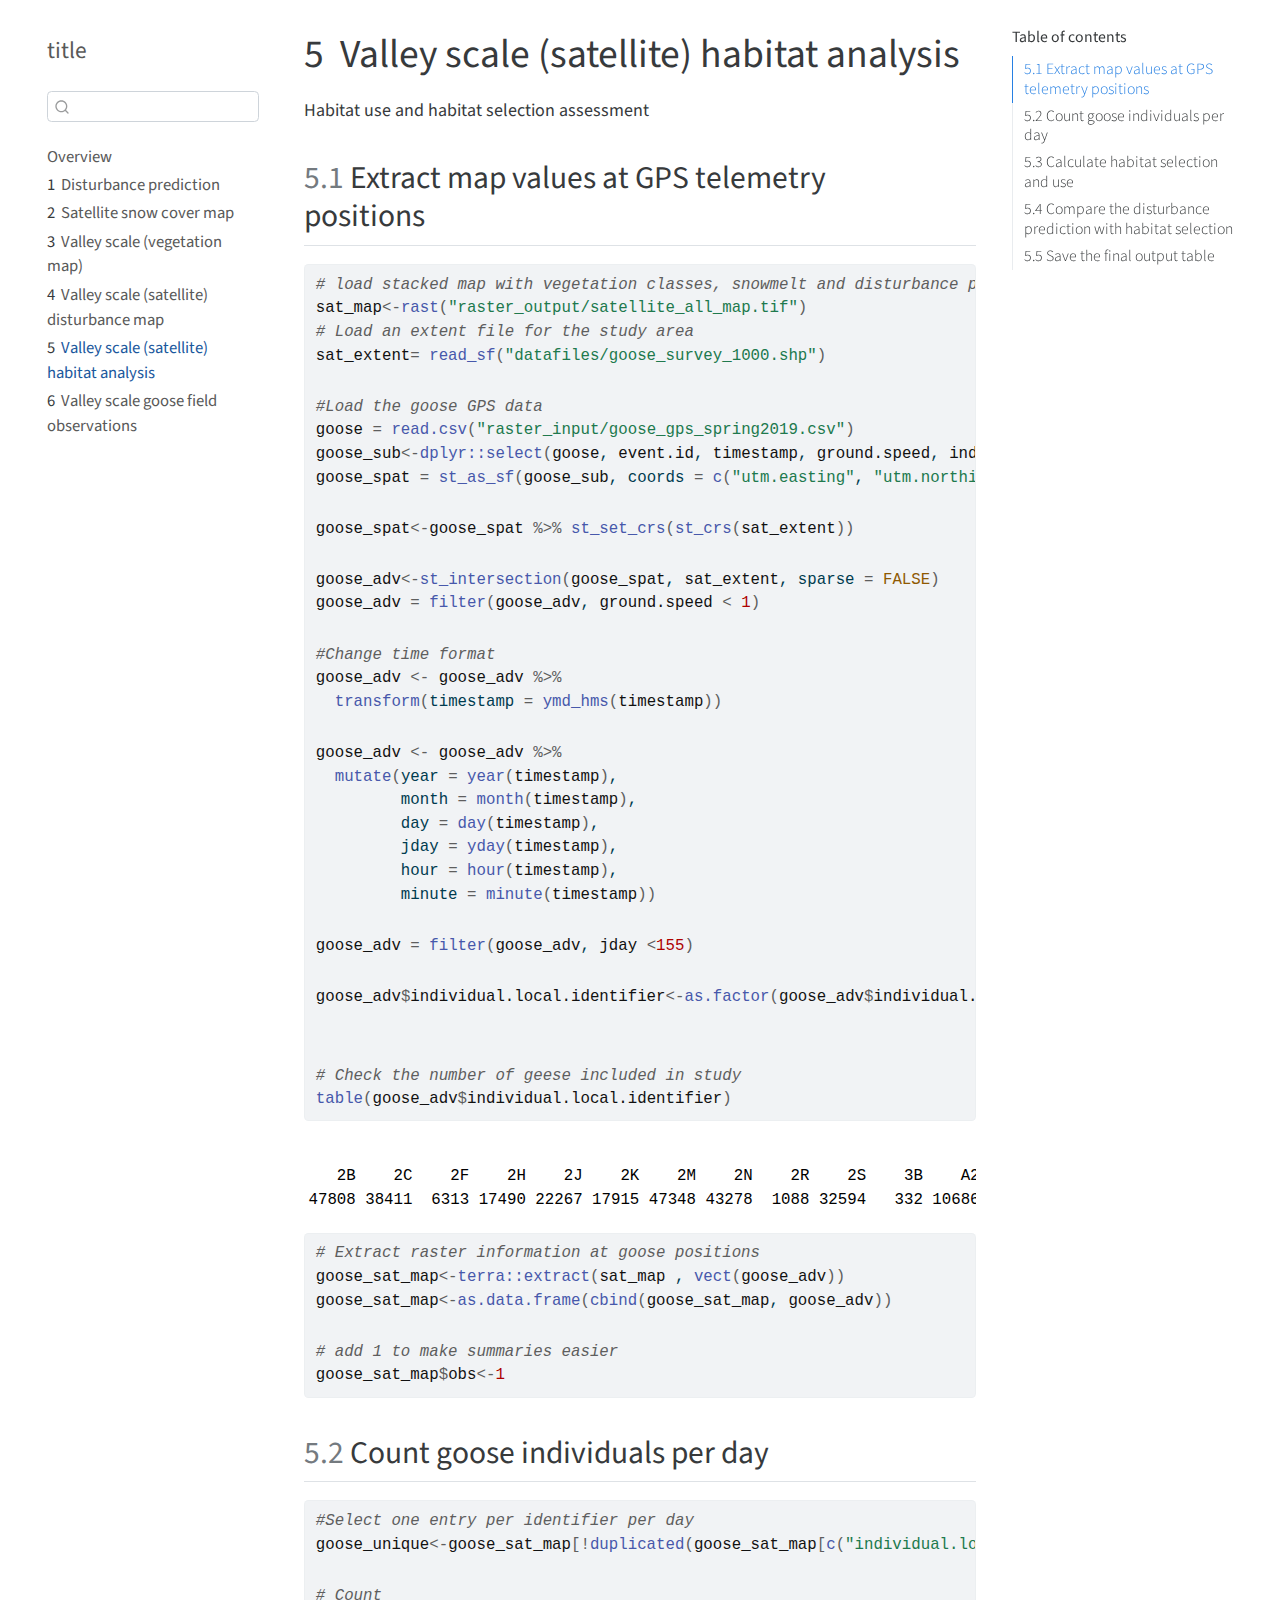
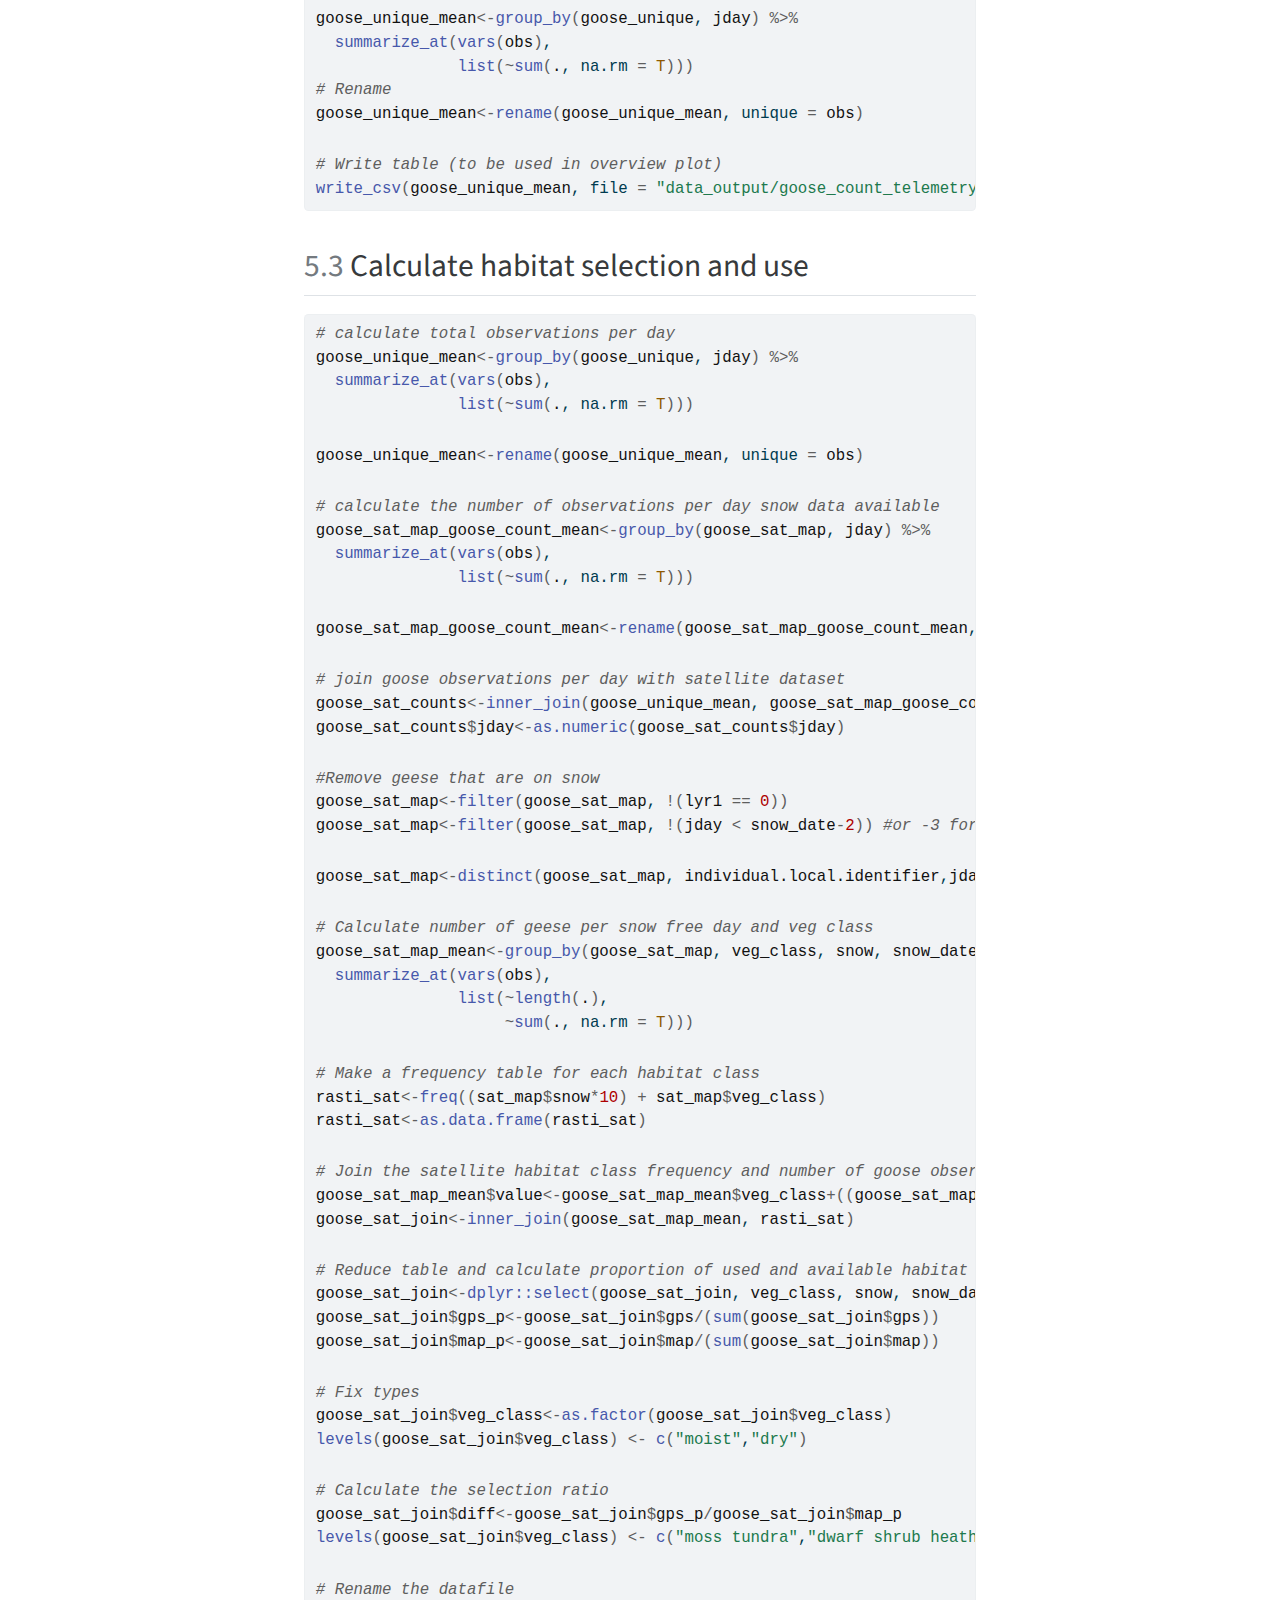
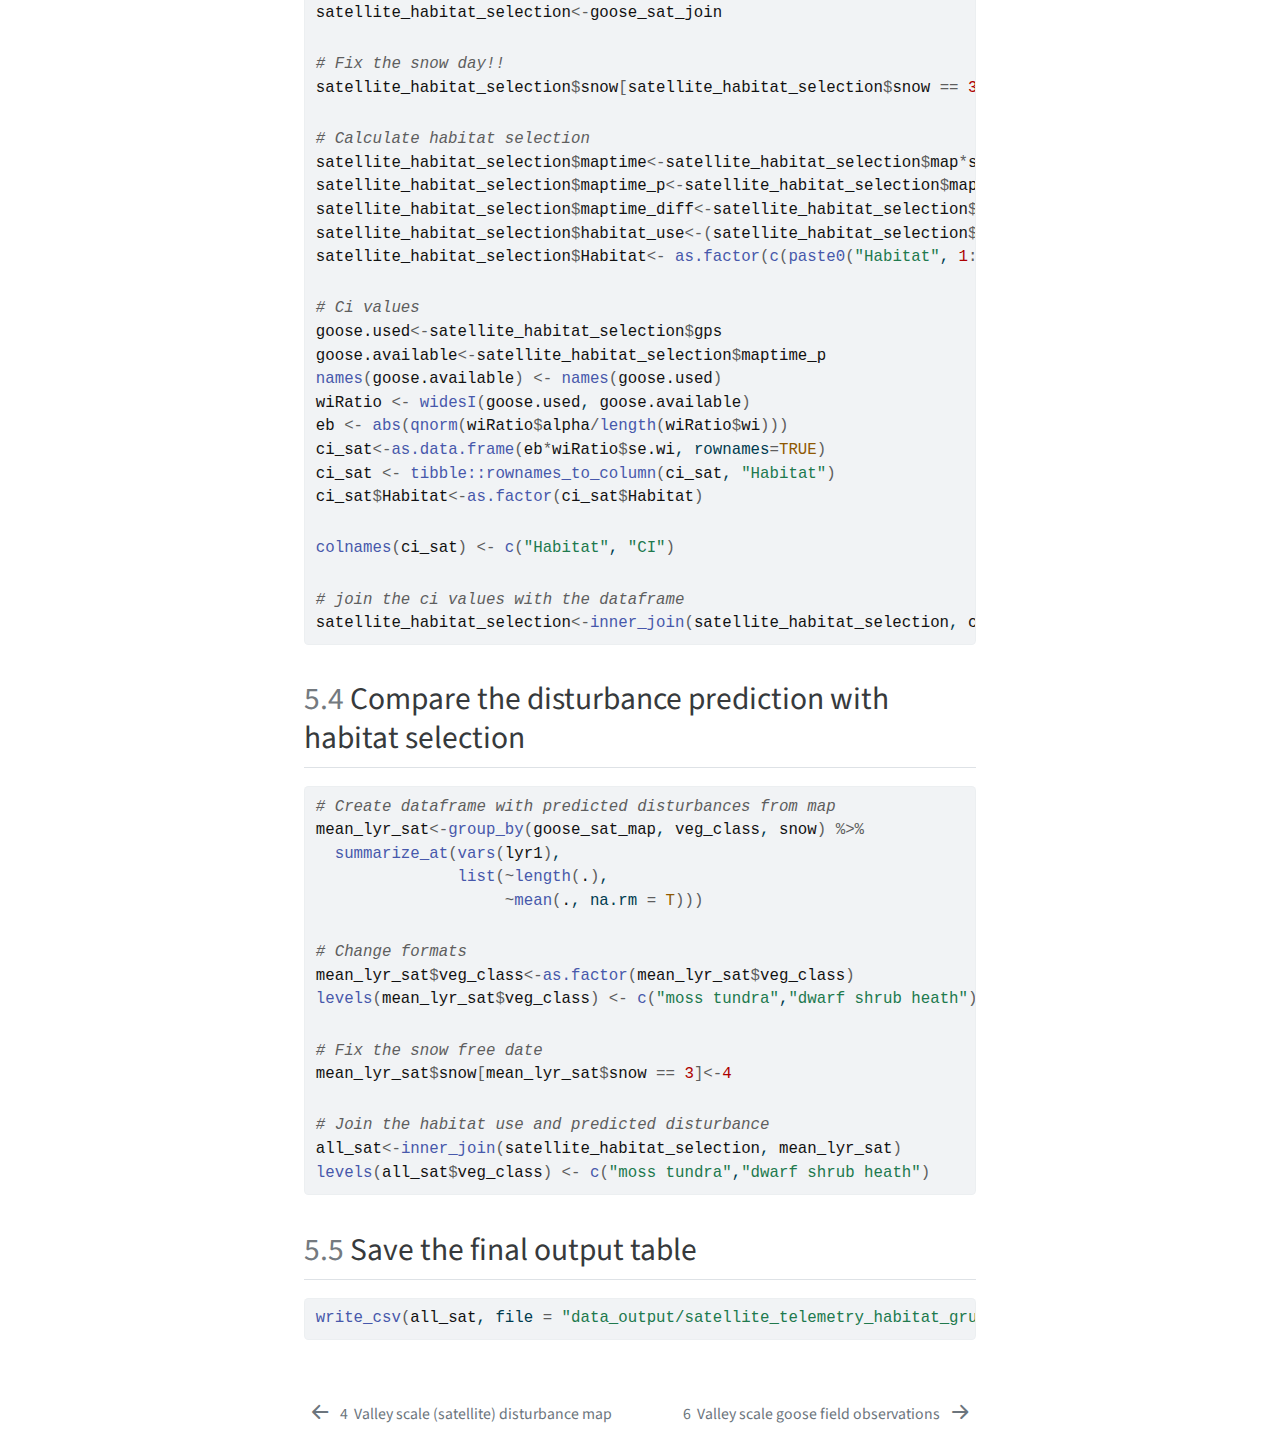
<file: docs/valley_scale_telemetry_habitat.html>
<!DOCTYPE html>
<html xmlns="http://www.w3.org/1999/xhtml" lang="en" xml:lang="en"><head>
<meta http-equiv="Content-Type" content="text/html; charset=UTF-8">
<meta charset="utf-8">
<meta name="generator" content="quarto-1.1.251">
<meta name="viewport" content="width=device-width, initial-scale=1.0, user-scalable=yes">
<title>title - 5&nbsp; Valley scale (satellite) habitat analysis</title>
<style>
code{white-space: pre-wrap;}
span.smallcaps{font-variant: small-caps;}
div.columns{display: flex; gap: min(4vw, 1.5em);}
div.column{flex: auto; overflow-x: auto;}
div.hanging-indent{margin-left: 1.5em; text-indent: -1.5em;}
ul.task-list{list-style: none;}
ul.task-list li input[type="checkbox"] {
  width: 0.8em;
  margin: 0 0.8em 0.2em -1.6em;
  vertical-align: middle;
}
pre > code.sourceCode { white-space: pre; position: relative; }
pre > code.sourceCode > span { display: inline-block; line-height: 1.25; }
pre > code.sourceCode > span:empty { height: 1.2em; }
.sourceCode { overflow: visible; }
code.sourceCode > span { color: inherit; text-decoration: inherit; }
div.sourceCode { margin: 1em 0; }
pre.sourceCode { margin: 0; }
@media screen {
div.sourceCode { overflow: auto; }
}
@media print {
pre > code.sourceCode { white-space: pre-wrap; }
pre > code.sourceCode > span { text-indent: -5em; padding-left: 5em; }
}
pre.numberSource code
  { counter-reset: source-line 0; }
pre.numberSource code > span
  { position: relative; left: -4em; counter-increment: source-line; }
pre.numberSource code > span > a:first-child::before
  { content: counter(source-line);
    position: relative; left: -1em; text-align: right; vertical-align: baseline;
    border: none; display: inline-block;
    -webkit-touch-callout: none; -webkit-user-select: none;
    -khtml-user-select: none; -moz-user-select: none;
    -ms-user-select: none; user-select: none;
    padding: 0 4px; width: 4em;
    color: #aaaaaa;
  }
pre.numberSource { margin-left: 3em; border-left: 1px solid #aaaaaa;  padding-left: 4px; }
div.sourceCode
  {   }
@media screen {
pre > code.sourceCode > span > a:first-child::before { text-decoration: underline; }
}
code span.al { color: #ff0000; font-weight: bold; } /* Alert */
code span.an { color: #60a0b0; font-weight: bold; font-style: italic; } /* Annotation */
code span.at { color: #7d9029; } /* Attribute */
code span.bn { color: #40a070; } /* BaseN */
code span.bu { color: #008000; } /* BuiltIn */
code span.cf { color: #007020; font-weight: bold; } /* ControlFlow */
code span.ch { color: #4070a0; } /* Char */
code span.cn { color: #880000; } /* Constant */
code span.co { color: #60a0b0; font-style: italic; } /* Comment */
code span.cv { color: #60a0b0; font-weight: bold; font-style: italic; } /* CommentVar */
code span.do { color: #ba2121; font-style: italic; } /* Documentation */
code span.dt { color: #902000; } /* DataType */
code span.dv { color: #40a070; } /* DecVal */
code span.er { color: #ff0000; font-weight: bold; } /* Error */
code span.ex { } /* Extension */
code span.fl { color: #40a070; } /* Float */
code span.fu { color: #06287e; } /* Function */
code span.im { color: #008000; font-weight: bold; } /* Import */
code span.in { color: #60a0b0; font-weight: bold; font-style: italic; } /* Information */
code span.kw { color: #007020; font-weight: bold; } /* Keyword */
code span.op { color: #666666; } /* Operator */
code span.ot { color: #007020; } /* Other */
code span.pp { color: #bc7a00; } /* Preprocessor */
code span.sc { color: #4070a0; } /* SpecialChar */
code span.ss { color: #bb6688; } /* SpecialString */
code span.st { color: #4070a0; } /* String */
code span.va { color: #19177c; } /* Variable */
code span.vs { color: #4070a0; } /* VerbatimString */
code span.wa { color: #60a0b0; font-weight: bold; font-style: italic; } /* Warning */
</style>

<script src="site_libs/quarto-nav/quarto-nav.js"></script>
<script src="site_libs/quarto-nav/headroom.min.js"></script>
<script src="site_libs/clipboard/clipboard.min.js"></script>
<script src="site_libs/quarto-search/autocomplete.umd.js"></script>
<script src="site_libs/quarto-search/fuse.min.js"></script>
<script src="site_libs/quarto-search/quarto-search.js"></script>
<meta name="quarto:offset" content="./">
<link href="./valley_scale_observation.html" rel="next">
<link href="./valley_scale_disturbance_map.html" rel="prev">
<script src="site_libs/quarto-html/quarto.js"></script>
<script src="site_libs/quarto-html/popper.min.js"></script>
<script src="site_libs/quarto-html/tippy.umd.min.js"></script>
<script src="site_libs/quarto-html/anchor.min.js"></script>
<link href="site_libs/quarto-html/tippy.css" rel="stylesheet">
<link href="site_libs/quarto-html/quarto-syntax-highlighting.css" rel="stylesheet" id="quarto-text-highlighting-styles">
<script src="site_libs/bootstrap/bootstrap.min.js"></script>
<link href="site_libs/bootstrap/bootstrap-icons.css" rel="stylesheet">
<link href="site_libs/bootstrap/bootstrap.min.css" rel="stylesheet" id="quarto-bootstrap" data-mode="light"><script id="quarto-search-options" type="application/json">{
  "location": "sidebar",
  "copy-button": false,
  "collapse-after": 3,
  "panel-placement": "start",
  "type": "textbox",
  "limit": 20,
  "language": {
    "search-no-results-text": "No results",
    "search-matching-documents-text": "matching documents",
    "search-copy-link-title": "Copy link to search",
    "search-hide-matches-text": "Hide additional matches",
    "search-more-match-text": "more match in this document",
    "search-more-matches-text": "more matches in this document",
    "search-clear-button-title": "Clear",
    "search-detached-cancel-button-title": "Cancel",
    "search-submit-button-title": "Submit"
  }
}</script>
</head>
<body class="nav-sidebar floating">

<div id="quarto-search-results"></div>
  <header id="quarto-header" class="headroom fixed-top"><nav class="quarto-secondary-nav" data-bs-toggle="collapse" data-bs-target="#quarto-sidebar" aria-controls="quarto-sidebar" aria-expanded="false" aria-label="Toggle sidebar navigation" onclick="if (window.quartoToggleHeadroom) { window.quartoToggleHeadroom(); }"><div class="container-fluid d-flex justify-content-between">
      <h1 class="quarto-secondary-nav-title">
<span class="chapter-number">5</span>&nbsp; <span class="chapter-title">Valley scale (satellite) habitat analysis</span>
</h1>
      <button type="button" class="quarto-btn-toggle btn" aria-label="Show secondary navigation">
        <i class="bi bi-chevron-right"></i>
      </button>
    </div>
  </nav></header><!-- content --><div id="quarto-content" class="quarto-container page-columns page-rows-contents page-layout-article">
<!-- sidebar -->
  <nav id="quarto-sidebar" class="sidebar collapse sidebar-navigation floating overflow-auto"><div class="pt-lg-2 mt-2 text-left sidebar-header">
    <div class="sidebar-title mb-0 py-0">
      <a href="./">title</a> 
    </div>
      </div>
      <div class="mt-2 flex-shrink-0 align-items-center">
        <div class="sidebar-search">
        <div id="quarto-search" class="" title="Search"></div>
        </div>
      </div>
    <div class="sidebar-menu-container"> 
    <ul class="list-unstyled mt-1">
<li class="sidebar-item">
  <div class="sidebar-item-container"> 
  <a href="./index.html" class="sidebar-item-text sidebar-link">Overview</a>
  </div>
</li>
        <li class="sidebar-item">
  <div class="sidebar-item-container"> 
  <a href="./disturbance_prediction.html" class="sidebar-item-text sidebar-link"><span class="chapter-number">1</span>&nbsp; <span class="chapter-title">Disturbance prediction</span></a>
  </div>
</li>
        <li class="sidebar-item">
  <div class="sidebar-item-container"> 
  <a href="./satellite_snowcover_map.html" class="sidebar-item-text sidebar-link"><span class="chapter-number">2</span>&nbsp; <span class="chapter-title">Satellite snow cover map</span></a>
  </div>
</li>
        <li class="sidebar-item">
  <div class="sidebar-item-container"> 
  <a href="./satellite_vegetation_map.html" class="sidebar-item-text sidebar-link"><span class="chapter-number">3</span>&nbsp; <span class="chapter-title">Valley scale (vegetation map)</span></a>
  </div>
</li>
        <li class="sidebar-item">
  <div class="sidebar-item-container"> 
  <a href="./valley_scale_disturbance_map.html" class="sidebar-item-text sidebar-link"><span class="chapter-number">4</span>&nbsp; <span class="chapter-title">Valley scale (satellite) disturbance map</span></a>
  </div>
</li>
        <li class="sidebar-item">
  <div class="sidebar-item-container"> 
  <a href="./valley_scale_telemetry_habitat.html" class="sidebar-item-text sidebar-link active"><span class="chapter-number">5</span>&nbsp; <span class="chapter-title">Valley scale (satellite) habitat analysis</span></a>
  </div>
</li>
        <li class="sidebar-item">
  <div class="sidebar-item-container"> 
  <a href="./valley_scale_observation.html" class="sidebar-item-text sidebar-link"><span class="chapter-number">6</span>&nbsp; <span class="chapter-title">Valley scale goose field observations</span></a>
  </div>
</li>
    </ul>
</div>
</nav><!-- margin-sidebar --><div id="quarto-margin-sidebar" class="sidebar margin-sidebar">
        <nav id="TOC" role="doc-toc" class="toc-active"><h2 id="toc-title">Table of contents</h2>
   
  <ul>
<li><a href="#extract-map-values-at-gps-telemetry-positions" id="toc-extract-map-values-at-gps-telemetry-positions" class="nav-link active" data-scroll-target="#extract-map-values-at-gps-telemetry-positions"><span class="toc-section-number">5.1</span>  Extract map values at GPS telemetry positions</a></li>
  <li><a href="#count-goose-individuals-per-day" id="toc-count-goose-individuals-per-day" class="nav-link" data-scroll-target="#count-goose-individuals-per-day"><span class="toc-section-number">5.2</span>  Count goose individuals per day</a></li>
  <li><a href="#calculate-habitat-selection-and-use" id="toc-calculate-habitat-selection-and-use" class="nav-link" data-scroll-target="#calculate-habitat-selection-and-use"><span class="toc-section-number">5.3</span>  Calculate habitat selection and use</a></li>
  <li><a href="#compare-the-disturbance-prediction-with-habitat-selection" id="toc-compare-the-disturbance-prediction-with-habitat-selection" class="nav-link" data-scroll-target="#compare-the-disturbance-prediction-with-habitat-selection"><span class="toc-section-number">5.4</span>  Compare the disturbance prediction with habitat selection</a></li>
  <li><a href="#save-the-final-output-table" id="toc-save-the-final-output-table" class="nav-link" data-scroll-target="#save-the-final-output-table"><span class="toc-section-number">5.5</span>  Save the final output table</a></li>
  </ul></nav>
    </div>
<!-- main -->
<main class="content" id="quarto-document-content"><header id="title-block-header" class="quarto-title-block default"><div class="quarto-title">
<h1 class="title d-none d-lg-block">
<span class="chapter-number">5</span>&nbsp; <span class="chapter-title">Valley scale (satellite) habitat analysis</span>
</h1>
</div>



<div class="quarto-title-meta">

    
    
  </div>
  

</header><p>Habitat use and habitat selection assessment</p>
<div class="cell">

</div>
<section id="extract-map-values-at-gps-telemetry-positions" class="level2" data-number="5.1"><h2 data-number="5.1" class="anchored" data-anchor-id="extract-map-values-at-gps-telemetry-positions">
<span class="header-section-number">5.1</span> Extract map values at GPS telemetry positions</h2>
<div class="cell">
<div class="sourceCode" id="cb1"><pre class="downlit sourceCode r code-with-copy"><code class="sourceCode R"><span><span class="co"># load stacked map with vegetation classes, snowmelt and disturbance probabilty</span></span>
<span><span class="va">sat_map</span><span class="op">&lt;-</span><span class="fu">rast</span><span class="op">(</span><span class="st">"raster_output/satellite_all_map.tif"</span><span class="op">)</span></span>
<span><span class="co"># Load an extent file for the study area</span></span>
<span><span class="va">sat_extent</span><span class="op">=</span> <span class="fu">read_sf</span><span class="op">(</span><span class="st">"datafiles/goose_survey_1000.shp"</span><span class="op">)</span></span>
<span></span>
<span><span class="co">#Load the goose GPS data</span></span>
<span><span class="va">goose</span> <span class="op">=</span> <span class="fu"><a href="https://rdrr.io/r/utils/read.table.html">read.csv</a></span><span class="op">(</span><span class="st">"raster_input/goose_gps_spring2019.csv"</span><span class="op">)</span></span>
<span><span class="va">goose_sub</span><span class="op">&lt;-</span><span class="fu">dplyr</span><span class="fu">::</span><span class="fu"><a href="https://dplyr.tidyverse.org/reference/select.html">select</a></span><span class="op">(</span><span class="va">goose</span>, <span class="va">event.id</span>, <span class="va">timestamp</span>, <span class="va">ground.speed</span>, <span class="va">individual.local.identifier</span>, <span class="va">utm.easting</span>, <span class="va">utm.northing</span>, <span class="va">utm.zone</span><span class="op">)</span></span>
<span><span class="va">goose_spat</span> <span class="op">=</span> <span class="fu">st_as_sf</span><span class="op">(</span><span class="va">goose_sub</span>, coords <span class="op">=</span> <span class="fu"><a href="https://rdrr.io/r/base/c.html">c</a></span><span class="op">(</span><span class="st">"utm.easting"</span>, <span class="st">"utm.northing"</span><span class="op">)</span><span class="op">)</span></span>
<span></span>
<span><span class="va">goose_spat</span><span class="op">&lt;-</span><span class="va">goose_spat</span> <span class="op">%&gt;%</span> <span class="fu">st_set_crs</span><span class="op">(</span><span class="fu">st_crs</span><span class="op">(</span><span class="va">sat_extent</span><span class="op">)</span><span class="op">)</span></span>
<span></span>
<span><span class="va">goose_adv</span><span class="op">&lt;-</span><span class="fu">st_intersection</span><span class="op">(</span><span class="va">goose_spat</span>, <span class="va">sat_extent</span>, sparse <span class="op">=</span> <span class="cn">FALSE</span><span class="op">)</span></span>
<span><span class="va">goose_adv</span> <span class="op">=</span> <span class="fu"><a href="https://rdrr.io/r/stats/filter.html">filter</a></span><span class="op">(</span><span class="va">goose_adv</span>, <span class="va">ground.speed</span> <span class="op">&lt;</span> <span class="fl">1</span><span class="op">)</span></span>
<span></span>
<span><span class="co">#Change time format</span></span>
<span><span class="va">goose_adv</span> <span class="op">&lt;-</span> <span class="va">goose_adv</span> <span class="op">%&gt;%</span></span>
<span>  <span class="fu"><a href="https://rdrr.io/r/base/transform.html">transform</a></span><span class="op">(</span>timestamp <span class="op">=</span> <span class="fu">ymd_hms</span><span class="op">(</span><span class="va">timestamp</span><span class="op">)</span><span class="op">)</span></span>
<span></span>
<span><span class="va">goose_adv</span> <span class="op">&lt;-</span> <span class="va">goose_adv</span> <span class="op">%&gt;%</span></span>
<span>  <span class="fu">mutate</span><span class="op">(</span>year <span class="op">=</span> <span class="fu">year</span><span class="op">(</span><span class="va">timestamp</span><span class="op">)</span>,</span>
<span>         month <span class="op">=</span> <span class="fu">month</span><span class="op">(</span><span class="va">timestamp</span><span class="op">)</span>,</span>
<span>         day <span class="op">=</span> <span class="fu">day</span><span class="op">(</span><span class="va">timestamp</span><span class="op">)</span>,</span>
<span>         jday <span class="op">=</span> <span class="fu">yday</span><span class="op">(</span><span class="va">timestamp</span><span class="op">)</span>,</span>
<span>         hour <span class="op">=</span> <span class="fu">hour</span><span class="op">(</span><span class="va">timestamp</span><span class="op">)</span>,</span>
<span>         minute <span class="op">=</span> <span class="fu">minute</span><span class="op">(</span><span class="va">timestamp</span><span class="op">)</span><span class="op">)</span></span>
<span></span>
<span><span class="va">goose_adv</span> <span class="op">=</span> <span class="fu"><a href="https://rdrr.io/r/stats/filter.html">filter</a></span><span class="op">(</span><span class="va">goose_adv</span>, <span class="va">jday</span> <span class="op">&lt;</span><span class="fl">155</span><span class="op">)</span></span>
<span></span>
<span><span class="va">goose_adv</span><span class="op">$</span><span class="va">individual.local.identifier</span><span class="op">&lt;-</span><span class="fu"><a href="https://rdrr.io/r/base/factor.html">as.factor</a></span><span class="op">(</span><span class="va">goose_adv</span><span class="op">$</span><span class="va">individual.local.identifier</span><span class="op">)</span></span>
<span></span>
<span></span>
<span><span class="co"># Check the number of geese included in study</span></span>
<span><span class="fu"><a href="https://rdrr.io/r/base/table.html">table</a></span><span class="op">(</span><span class="va">goose_adv</span><span class="op">$</span><span class="va">individual.local.identifier</span><span class="op">)</span></span></code><button title="Copy to Clipboard" class="code-copy-button"><i class="bi"></i></button></pre></div>
<div class="cell-output cell-output-stdout">
<pre><code>
   2B    2C    2F    2H    2J    2K    2M    2N    2R    2S    3B    A2 
47808 38411  6313 17490 22267 17915 47348 43278  1088 32594   332 10686 </code></pre>
</div>
<div class="sourceCode" id="cb3"><pre class="downlit sourceCode r code-with-copy"><code class="sourceCode R"><span><span class="co"># Extract raster information at goose positions</span></span>
<span><span class="va">goose_sat_map</span><span class="op">&lt;-</span><span class="fu">terra</span><span class="fu">::</span><span class="fu"><a href="https://rdrr.io/pkg/terra/man/extract.html">extract</a></span><span class="op">(</span><span class="va">sat_map</span> , <span class="fu">vect</span><span class="op">(</span><span class="va">goose_adv</span><span class="op">)</span><span class="op">)</span></span>
<span><span class="va">goose_sat_map</span><span class="op">&lt;-</span><span class="fu"><a href="https://rdrr.io/r/base/as.data.frame.html">as.data.frame</a></span><span class="op">(</span><span class="fu"><a href="https://rdrr.io/r/base/cbind.html">cbind</a></span><span class="op">(</span><span class="va">goose_sat_map</span>, <span class="va">goose_adv</span><span class="op">)</span><span class="op">)</span></span>
<span></span>
<span><span class="co"># add 1 to make summaries easier</span></span>
<span><span class="va">goose_sat_map</span><span class="op">$</span><span class="va">obs</span><span class="op">&lt;-</span><span class="fl">1</span></span></code><button title="Copy to Clipboard" class="code-copy-button"><i class="bi"></i></button></pre></div>
</div>
</section><section id="count-goose-individuals-per-day" class="level2" data-number="5.2"><h2 data-number="5.2" class="anchored" data-anchor-id="count-goose-individuals-per-day">
<span class="header-section-number">5.2</span> Count goose individuals per day</h2>
<div class="cell">
<div class="sourceCode" id="cb4"><pre class="downlit sourceCode r code-with-copy"><code class="sourceCode R"><span><span class="co">#Select one entry per identifier per day</span></span>
<span><span class="va">goose_unique</span><span class="op">&lt;-</span><span class="va">goose_sat_map</span><span class="op">[</span><span class="op">!</span><span class="fu"><a href="https://rdrr.io/r/base/duplicated.html">duplicated</a></span><span class="op">(</span><span class="va">goose_sat_map</span><span class="op">[</span><span class="fu"><a href="https://rdrr.io/r/base/c.html">c</a></span><span class="op">(</span><span class="st">"individual.local.identifier"</span>,<span class="st">"jday"</span><span class="op">)</span><span class="op">]</span><span class="op">)</span>,<span class="op">]</span></span>
<span></span>
<span><span class="co"># Count </span></span>
<span><span class="va">goose_unique_mean</span><span class="op">&lt;-</span><span class="fu">group_by</span><span class="op">(</span><span class="va">goose_unique</span>, <span class="va">jday</span><span class="op">)</span> <span class="op">%&gt;%</span></span>
<span>  <span class="fu">summarize_at</span><span class="op">(</span><span class="fu">vars</span><span class="op">(</span><span class="va">obs</span><span class="op">)</span>,</span>
<span>               <span class="fu"><a href="https://rdrr.io/r/base/list.html">list</a></span><span class="op">(</span><span class="op">~</span><span class="fu"><a href="https://rdrr.io/r/base/sum.html">sum</a></span><span class="op">(</span><span class="va">.</span>, na.rm <span class="op">=</span> <span class="cn">T</span><span class="op">)</span><span class="op">)</span><span class="op">)</span></span>
<span><span class="co"># Rename</span></span>
<span><span class="va">goose_unique_mean</span><span class="op">&lt;-</span><span class="fu">rename</span><span class="op">(</span><span class="va">goose_unique_mean</span>, unique <span class="op">=</span> <span class="va">obs</span><span class="op">)</span></span>
<span></span>
<span><span class="co"># Write table (to be used in overview plot)</span></span>
<span><span class="fu">write_csv</span><span class="op">(</span><span class="va">goose_unique_mean</span>, file <span class="op">=</span> <span class="st">"data_output/goose_count_telemetry.csv"</span><span class="op">)</span></span></code><button title="Copy to Clipboard" class="code-copy-button"><i class="bi"></i></button></pre></div>
</div>
</section><section id="calculate-habitat-selection-and-use" class="level2" data-number="5.3"><h2 data-number="5.3" class="anchored" data-anchor-id="calculate-habitat-selection-and-use">
<span class="header-section-number">5.3</span> Calculate habitat selection and use</h2>
<div class="cell">
<div class="sourceCode" id="cb5"><pre class="downlit sourceCode r code-with-copy"><code class="sourceCode R"><span><span class="co"># calculate total observations per day</span></span>
<span><span class="va">goose_unique_mean</span><span class="op">&lt;-</span><span class="fu">group_by</span><span class="op">(</span><span class="va">goose_unique</span>, <span class="va">jday</span><span class="op">)</span> <span class="op">%&gt;%</span></span>
<span>  <span class="fu">summarize_at</span><span class="op">(</span><span class="fu">vars</span><span class="op">(</span><span class="va">obs</span><span class="op">)</span>,</span>
<span>               <span class="fu"><a href="https://rdrr.io/r/base/list.html">list</a></span><span class="op">(</span><span class="op">~</span><span class="fu"><a href="https://rdrr.io/r/base/sum.html">sum</a></span><span class="op">(</span><span class="va">.</span>, na.rm <span class="op">=</span> <span class="cn">T</span><span class="op">)</span><span class="op">)</span><span class="op">)</span></span>
<span></span>
<span><span class="va">goose_unique_mean</span><span class="op">&lt;-</span><span class="fu">rename</span><span class="op">(</span><span class="va">goose_unique_mean</span>, unique <span class="op">=</span> <span class="va">obs</span><span class="op">)</span></span>
<span></span>
<span><span class="co"># calculate the number of observations per day snow data available</span></span>
<span><span class="va">goose_sat_map_goose_count_mean</span><span class="op">&lt;-</span><span class="fu">group_by</span><span class="op">(</span><span class="va">goose_sat_map</span>, <span class="va">jday</span><span class="op">)</span> <span class="op">%&gt;%</span></span>
<span>  <span class="fu">summarize_at</span><span class="op">(</span><span class="fu">vars</span><span class="op">(</span><span class="va">obs</span><span class="op">)</span>,</span>
<span>               <span class="fu"><a href="https://rdrr.io/r/base/list.html">list</a></span><span class="op">(</span><span class="op">~</span><span class="fu"><a href="https://rdrr.io/r/base/sum.html">sum</a></span><span class="op">(</span><span class="va">.</span>, na.rm <span class="op">=</span> <span class="cn">T</span><span class="op">)</span><span class="op">)</span><span class="op">)</span></span>
<span></span>
<span><span class="va">goose_sat_map_goose_count_mean</span><span class="op">&lt;-</span><span class="fu">rename</span><span class="op">(</span><span class="va">goose_sat_map_goose_count_mean</span>, all_gps <span class="op">=</span> <span class="va">obs</span><span class="op">)</span></span>
<span></span>
<span><span class="co"># join goose observations per day with satellite dataset</span></span>
<span><span class="va">goose_sat_counts</span><span class="op">&lt;-</span><span class="fu">inner_join</span><span class="op">(</span><span class="va">goose_unique_mean</span>, <span class="va">goose_sat_map_goose_count_mean</span><span class="op">)</span></span>
<span><span class="va">goose_sat_counts</span><span class="op">$</span><span class="va">jday</span><span class="op">&lt;-</span><span class="fu"><a href="https://rdrr.io/r/base/numeric.html">as.numeric</a></span><span class="op">(</span><span class="va">goose_sat_counts</span><span class="op">$</span><span class="va">jday</span><span class="op">)</span></span>
<span></span>
<span><span class="co">#Remove geese that are on snow</span></span>
<span><span class="va">goose_sat_map</span><span class="op">&lt;-</span><span class="fu"><a href="https://rdrr.io/r/stats/filter.html">filter</a></span><span class="op">(</span><span class="va">goose_sat_map</span>, <span class="op">!</span><span class="op">(</span><span class="va">lyr1</span> <span class="op">==</span> <span class="fl">0</span><span class="op">)</span><span class="op">)</span></span>
<span><span class="va">goose_sat_map</span><span class="op">&lt;-</span><span class="fu"><a href="https://rdrr.io/r/stats/filter.html">filter</a></span><span class="op">(</span><span class="va">goose_sat_map</span>, <span class="op">!</span><span class="op">(</span><span class="va">jday</span> <span class="op">&lt;</span> <span class="va">snow_date</span><span class="op">-</span><span class="fl">2</span><span class="op">)</span><span class="op">)</span> <span class="co">#or -3 for other graphs</span></span>
<span></span>
<span><span class="va">goose_sat_map</span><span class="op">&lt;-</span><span class="fu">distinct</span><span class="op">(</span><span class="va">goose_sat_map</span>, <span class="va">individual.local.identifier</span>,<span class="va">jday</span>,<span class="va">hour</span>, .keep_all<span class="op">=</span> <span class="cn">TRUE</span><span class="op">)</span></span>
<span></span>
<span><span class="co"># Calculate number of geese per snow free day and veg class</span></span>
<span><span class="va">goose_sat_map_mean</span><span class="op">&lt;-</span><span class="fu">group_by</span><span class="op">(</span><span class="va">goose_sat_map</span>, <span class="va">veg_class</span>, <span class="va">snow</span>, <span class="va">snow_date</span><span class="op">)</span> <span class="op">%&gt;%</span></span>
<span>  <span class="fu">summarize_at</span><span class="op">(</span><span class="fu">vars</span><span class="op">(</span><span class="va">obs</span><span class="op">)</span>,</span>
<span>               <span class="fu"><a href="https://rdrr.io/r/base/list.html">list</a></span><span class="op">(</span><span class="op">~</span><span class="fu"><a href="https://rdrr.io/r/base/length.html">length</a></span><span class="op">(</span><span class="va">.</span><span class="op">)</span>,</span>
<span>                    <span class="op">~</span><span class="fu"><a href="https://rdrr.io/r/base/sum.html">sum</a></span><span class="op">(</span><span class="va">.</span>, na.rm <span class="op">=</span> <span class="cn">T</span><span class="op">)</span><span class="op">)</span><span class="op">)</span></span>
<span></span>
<span><span class="co"># Make a frequency table for each habitat class</span></span>
<span><span class="va">rasti_sat</span><span class="op">&lt;-</span><span class="fu">freq</span><span class="op">(</span><span class="op">(</span><span class="va">sat_map</span><span class="op">$</span><span class="va">snow</span><span class="op">*</span><span class="fl">10</span><span class="op">)</span> <span class="op">+</span> <span class="va">sat_map</span><span class="op">$</span><span class="va">veg_class</span><span class="op">)</span>    </span>
<span><span class="va">rasti_sat</span><span class="op">&lt;-</span><span class="fu"><a href="https://rdrr.io/r/base/as.data.frame.html">as.data.frame</a></span><span class="op">(</span><span class="va">rasti_sat</span><span class="op">)</span></span>
<span></span>
<span><span class="co"># Join the satellite habitat class frequency and number of goose observations into one table</span></span>
<span><span class="va">goose_sat_map_mean</span><span class="op">$</span><span class="va">value</span><span class="op">&lt;-</span><span class="va">goose_sat_map_mean</span><span class="op">$</span><span class="va">veg_class</span><span class="op">+</span><span class="op">(</span><span class="op">(</span><span class="va">goose_sat_map_mean</span><span class="op">$</span><span class="va">snow</span><span class="op">)</span><span class="op">*</span><span class="fl">10</span><span class="op">)</span></span>
<span><span class="va">goose_sat_join</span><span class="op">&lt;-</span><span class="fu">inner_join</span><span class="op">(</span><span class="va">goose_sat_map_mean</span>, <span class="va">rasti_sat</span><span class="op">)</span></span>
<span></span>
<span><span class="co"># Reduce table and calculate proportion of used and available habitat and the habitat use ratio</span></span>
<span><span class="va">goose_sat_join</span><span class="op">&lt;-</span><span class="fu">dplyr</span><span class="fu">::</span><span class="fu"><a href="https://dplyr.tidyverse.org/reference/select.html">select</a></span><span class="op">(</span><span class="va">goose_sat_join</span>, <span class="va">veg_class</span>, <span class="va">snow</span>, <span class="va">snow_date</span>, gps<span class="op">=</span><span class="va">sum</span>, map<span class="op">=</span><span class="va">count</span><span class="op">)</span></span>
<span><span class="va">goose_sat_join</span><span class="op">$</span><span class="va">gps_p</span><span class="op">&lt;-</span><span class="va">goose_sat_join</span><span class="op">$</span><span class="va">gps</span><span class="op">/</span><span class="op">(</span><span class="fu"><a href="https://rdrr.io/r/base/sum.html">sum</a></span><span class="op">(</span><span class="va">goose_sat_join</span><span class="op">$</span><span class="va">gps</span><span class="op">)</span><span class="op">)</span></span>
<span><span class="va">goose_sat_join</span><span class="op">$</span><span class="va">map_p</span><span class="op">&lt;-</span><span class="va">goose_sat_join</span><span class="op">$</span><span class="va">map</span><span class="op">/</span><span class="op">(</span><span class="fu"><a href="https://rdrr.io/r/base/sum.html">sum</a></span><span class="op">(</span><span class="va">goose_sat_join</span><span class="op">$</span><span class="va">map</span><span class="op">)</span><span class="op">)</span></span>
<span></span>
<span><span class="co"># Fix types</span></span>
<span><span class="va">goose_sat_join</span><span class="op">$</span><span class="va">veg_class</span><span class="op">&lt;-</span><span class="fu"><a href="https://rdrr.io/r/base/factor.html">as.factor</a></span><span class="op">(</span><span class="va">goose_sat_join</span><span class="op">$</span><span class="va">veg_class</span><span class="op">)</span></span>
<span><span class="fu"><a href="https://rdrr.io/r/base/levels.html">levels</a></span><span class="op">(</span><span class="va">goose_sat_join</span><span class="op">$</span><span class="va">veg_class</span><span class="op">)</span> <span class="op">&lt;-</span> <span class="fu"><a href="https://rdrr.io/r/base/c.html">c</a></span><span class="op">(</span><span class="st">"moist"</span>,<span class="st">"dry"</span><span class="op">)</span></span>
<span></span>
<span><span class="co"># Calculate the selection ratio</span></span>
<span><span class="va">goose_sat_join</span><span class="op">$</span><span class="va">diff</span><span class="op">&lt;-</span><span class="va">goose_sat_join</span><span class="op">$</span><span class="va">gps_p</span><span class="op">/</span><span class="va">goose_sat_join</span><span class="op">$</span><span class="va">map_p</span></span>
<span><span class="fu"><a href="https://rdrr.io/r/base/levels.html">levels</a></span><span class="op">(</span><span class="va">goose_sat_join</span><span class="op">$</span><span class="va">veg_class</span><span class="op">)</span> <span class="op">&lt;-</span> <span class="fu"><a href="https://rdrr.io/r/base/c.html">c</a></span><span class="op">(</span><span class="st">"moss tundra"</span>,<span class="st">"dwarf shrub heath"</span><span class="op">)</span></span>
<span></span>
<span><span class="co"># Rename the datafile</span></span>
<span><span class="va">satellite_habitat_selection</span><span class="op">&lt;-</span><span class="va">goose_sat_join</span></span>
<span></span>
<span><span class="co"># Fix the snow day!!</span></span>
<span><span class="va">satellite_habitat_selection</span><span class="op">$</span><span class="va">snow</span><span class="op">[</span><span class="va">satellite_habitat_selection</span><span class="op">$</span><span class="va">snow</span> <span class="op">==</span> <span class="fl">3</span><span class="op">]</span><span class="op">&lt;-</span><span class="fl">4</span></span>
<span></span>
<span><span class="co"># Calculate habitat selection</span></span>
<span><span class="va">satellite_habitat_selection</span><span class="op">$</span><span class="va">maptime</span><span class="op">&lt;-</span><span class="va">satellite_habitat_selection</span><span class="op">$</span><span class="va">map</span><span class="op">*</span><span class="va">satellite_habitat_selection</span><span class="op">$</span><span class="va">snow</span></span>
<span><span class="va">satellite_habitat_selection</span><span class="op">$</span><span class="va">maptime_p</span><span class="op">&lt;-</span><span class="va">satellite_habitat_selection</span><span class="op">$</span><span class="va">maptime</span><span class="op">/</span><span class="op">(</span><span class="fu"><a href="https://rdrr.io/r/base/sum.html">sum</a></span><span class="op">(</span><span class="va">satellite_habitat_selection</span><span class="op">$</span><span class="va">maptime</span><span class="op">)</span><span class="op">)</span></span>
<span><span class="va">satellite_habitat_selection</span><span class="op">$</span><span class="va">maptime_diff</span><span class="op">&lt;-</span><span class="va">satellite_habitat_selection</span><span class="op">$</span><span class="va">gps_p</span><span class="op">/</span><span class="va">satellite_habitat_selection</span><span class="op">$</span><span class="va">maptime_p</span></span>
<span><span class="va">satellite_habitat_selection</span><span class="op">$</span><span class="va">habitat_use</span><span class="op">&lt;-</span><span class="op">(</span><span class="va">satellite_habitat_selection</span><span class="op">$</span><span class="va">diff</span><span class="op">/</span><span class="fu"><a href="https://rdrr.io/r/base/sum.html">sum</a></span><span class="op">(</span><span class="va">satellite_habitat_selection</span><span class="op">$</span><span class="va">diff</span><span class="op">)</span><span class="op">)</span><span class="op">*</span><span class="fl">100</span></span>
<span><span class="va">satellite_habitat_selection</span><span class="op">$</span><span class="va">Habitat</span><span class="op">&lt;-</span> <span class="fu"><a href="https://rdrr.io/r/base/factor.html">as.factor</a></span><span class="op">(</span><span class="fu"><a href="https://rdrr.io/r/base/c.html">c</a></span><span class="op">(</span><span class="fu"><a href="https://rdrr.io/r/base/paste.html">paste0</a></span><span class="op">(</span><span class="st">"Habitat"</span>, <span class="fl">1</span><span class="op">:</span><span class="fl">16</span><span class="op">)</span><span class="op">)</span><span class="op">)</span></span>
<span></span>
<span><span class="co"># Ci values</span></span>
<span><span class="va">goose.used</span><span class="op">&lt;-</span><span class="va">satellite_habitat_selection</span><span class="op">$</span><span class="va">gps</span></span>
<span><span class="va">goose.available</span><span class="op">&lt;-</span><span class="va">satellite_habitat_selection</span><span class="op">$</span><span class="va">maptime_p</span></span>
<span><span class="fu"><a href="https://rdrr.io/r/base/names.html">names</a></span><span class="op">(</span><span class="va">goose.available</span><span class="op">)</span> <span class="op">&lt;-</span> <span class="fu"><a href="https://rdrr.io/r/base/names.html">names</a></span><span class="op">(</span><span class="va">goose.used</span><span class="op">)</span></span>
<span><span class="va">wiRatio</span> <span class="op">&lt;-</span> <span class="fu">widesI</span><span class="op">(</span><span class="va">goose.used</span>, <span class="va">goose.available</span><span class="op">)</span></span>
<span><span class="va">eb</span> <span class="op">&lt;-</span> <span class="fu"><a href="https://rdrr.io/r/base/MathFun.html">abs</a></span><span class="op">(</span><span class="fu"><a href="https://rdrr.io/r/stats/Normal.html">qnorm</a></span><span class="op">(</span><span class="va">wiRatio</span><span class="op">$</span><span class="va">alpha</span><span class="op">/</span><span class="fu"><a href="https://rdrr.io/r/base/length.html">length</a></span><span class="op">(</span><span class="va">wiRatio</span><span class="op">$</span><span class="va">wi</span><span class="op">)</span><span class="op">)</span><span class="op">)</span></span>
<span><span class="va">ci_sat</span><span class="op">&lt;-</span><span class="fu"><a href="https://rdrr.io/r/base/as.data.frame.html">as.data.frame</a></span><span class="op">(</span><span class="va">eb</span><span class="op">*</span><span class="va">wiRatio</span><span class="op">$</span><span class="va">se.wi</span>, rownames<span class="op">=</span><span class="cn">TRUE</span><span class="op">)</span></span>
<span><span class="va">ci_sat</span> <span class="op">&lt;-</span> <span class="fu">tibble</span><span class="fu">::</span><span class="fu"><a href="https://tibble.tidyverse.org/reference/rownames.html">rownames_to_column</a></span><span class="op">(</span><span class="va">ci_sat</span>, <span class="st">"Habitat"</span><span class="op">)</span></span>
<span><span class="va">ci_sat</span><span class="op">$</span><span class="va">Habitat</span><span class="op">&lt;-</span><span class="fu"><a href="https://rdrr.io/r/base/factor.html">as.factor</a></span><span class="op">(</span><span class="va">ci_sat</span><span class="op">$</span><span class="va">Habitat</span><span class="op">)</span></span>
<span></span>
<span><span class="fu"><a href="https://rdrr.io/r/base/colnames.html">colnames</a></span><span class="op">(</span><span class="va">ci_sat</span><span class="op">)</span> <span class="op">&lt;-</span> <span class="fu"><a href="https://rdrr.io/r/base/c.html">c</a></span><span class="op">(</span><span class="st">"Habitat"</span>, <span class="st">"CI"</span><span class="op">)</span></span>
<span></span>
<span><span class="co"># join the ci values with the dataframe</span></span>
<span><span class="va">satellite_habitat_selection</span><span class="op">&lt;-</span><span class="fu">inner_join</span><span class="op">(</span><span class="va">satellite_habitat_selection</span>, <span class="va">ci_sat</span><span class="op">)</span></span></code><button title="Copy to Clipboard" class="code-copy-button"><i class="bi"></i></button></pre></div>
</div>
</section><section id="compare-the-disturbance-prediction-with-habitat-selection" class="level2" data-number="5.4"><h2 data-number="5.4" class="anchored" data-anchor-id="compare-the-disturbance-prediction-with-habitat-selection">
<span class="header-section-number">5.4</span> Compare the disturbance prediction with habitat selection</h2>
<div class="cell">
<div class="sourceCode" id="cb6"><pre class="downlit sourceCode r code-with-copy"><code class="sourceCode R"><span><span class="co"># Create dataframe with predicted disturbances from map</span></span>
<span><span class="va">mean_lyr_sat</span><span class="op">&lt;-</span><span class="fu">group_by</span><span class="op">(</span><span class="va">goose_sat_map</span>, <span class="va">veg_class</span>, <span class="va">snow</span><span class="op">)</span> <span class="op">%&gt;%</span></span>
<span>  <span class="fu">summarize_at</span><span class="op">(</span><span class="fu">vars</span><span class="op">(</span><span class="va">lyr1</span><span class="op">)</span>,</span>
<span>               <span class="fu"><a href="https://rdrr.io/r/base/list.html">list</a></span><span class="op">(</span><span class="op">~</span><span class="fu"><a href="https://rdrr.io/r/base/length.html">length</a></span><span class="op">(</span><span class="va">.</span><span class="op">)</span>,</span>
<span>                    <span class="op">~</span><span class="fu"><a href="https://rdrr.io/r/base/mean.html">mean</a></span><span class="op">(</span><span class="va">.</span>, na.rm <span class="op">=</span> <span class="cn">T</span><span class="op">)</span><span class="op">)</span><span class="op">)</span></span>
<span></span>
<span><span class="co"># Change formats</span></span>
<span><span class="va">mean_lyr_sat</span><span class="op">$</span><span class="va">veg_class</span><span class="op">&lt;-</span><span class="fu"><a href="https://rdrr.io/r/base/factor.html">as.factor</a></span><span class="op">(</span><span class="va">mean_lyr_sat</span><span class="op">$</span><span class="va">veg_class</span><span class="op">)</span></span>
<span><span class="fu"><a href="https://rdrr.io/r/base/levels.html">levels</a></span><span class="op">(</span><span class="va">mean_lyr_sat</span><span class="op">$</span><span class="va">veg_class</span><span class="op">)</span> <span class="op">&lt;-</span> <span class="fu"><a href="https://rdrr.io/r/base/c.html">c</a></span><span class="op">(</span><span class="st">"moss tundra"</span>,<span class="st">"dwarf shrub heath"</span><span class="op">)</span></span>
<span></span>
<span><span class="co"># Fix the snow free date</span></span>
<span><span class="va">mean_lyr_sat</span><span class="op">$</span><span class="va">snow</span><span class="op">[</span><span class="va">mean_lyr_sat</span><span class="op">$</span><span class="va">snow</span> <span class="op">==</span> <span class="fl">3</span><span class="op">]</span><span class="op">&lt;-</span><span class="fl">4</span></span>
<span></span>
<span><span class="co"># Join the habitat use and predicted disturbance</span></span>
<span><span class="va">all_sat</span><span class="op">&lt;-</span><span class="fu">inner_join</span><span class="op">(</span><span class="va">satellite_habitat_selection</span>, <span class="va">mean_lyr_sat</span><span class="op">)</span></span>
<span><span class="fu"><a href="https://rdrr.io/r/base/levels.html">levels</a></span><span class="op">(</span><span class="va">all_sat</span><span class="op">$</span><span class="va">veg_class</span><span class="op">)</span> <span class="op">&lt;-</span> <span class="fu"><a href="https://rdrr.io/r/base/c.html">c</a></span><span class="op">(</span><span class="st">"moss tundra"</span>,<span class="st">"dwarf shrub heath"</span><span class="op">)</span></span></code><button title="Copy to Clipboard" class="code-copy-button"><i class="bi"></i></button></pre></div>
</div>
</section><section id="save-the-final-output-table" class="level2" data-number="5.5"><h2 data-number="5.5" class="anchored" data-anchor-id="save-the-final-output-table">
<span class="header-section-number">5.5</span> Save the final output table</h2>
<div class="cell">
<div class="sourceCode" id="cb7"><pre class="downlit sourceCode r code-with-copy"><code class="sourceCode R"><span><span class="fu">write_csv</span><span class="op">(</span><span class="va">all_sat</span>, file <span class="op">=</span> <span class="st">"data_output/satellite_telemetry_habitat_grubbing.csv"</span><span class="op">)</span></span></code><button title="Copy to Clipboard" class="code-copy-button"><i class="bi"></i></button></pre></div>
</div>


</section></main><!-- /main --><script id="quarto-html-after-body" type="application/javascript">
window.document.addEventListener("DOMContentLoaded", function (event) {
  const toggleBodyColorMode = (bsSheetEl) => {
    const mode = bsSheetEl.getAttribute("data-mode");
    const bodyEl = window.document.querySelector("body");
    if (mode === "dark") {
      bodyEl.classList.add("quarto-dark");
      bodyEl.classList.remove("quarto-light");
    } else {
      bodyEl.classList.add("quarto-light");
      bodyEl.classList.remove("quarto-dark");
    }
  }
  const toggleBodyColorPrimary = () => {
    const bsSheetEl = window.document.querySelector("link#quarto-bootstrap");
    if (bsSheetEl) {
      toggleBodyColorMode(bsSheetEl);
    }
  }
  toggleBodyColorPrimary();  
  const icon = "";
  const anchorJS = new window.AnchorJS();
  anchorJS.options = {
    placement: 'right',
    icon: icon
  };
  anchorJS.add('.anchored');
  const clipboard = new window.ClipboardJS('.code-copy-button', {
    target: function(trigger) {
      return trigger.previousElementSibling;
    }
  });
  clipboard.on('success', function(e) {
    // button target
    const button = e.trigger;
    // don't keep focus
    button.blur();
    // flash "checked"
    button.classList.add('code-copy-button-checked');
    var currentTitle = button.getAttribute("title");
    button.setAttribute("title", "Copied!");
    setTimeout(function() {
      button.setAttribute("title", currentTitle);
      button.classList.remove('code-copy-button-checked');
    }, 1000);
    // clear code selection
    e.clearSelection();
  });
  function tippyHover(el, contentFn) {
    const config = {
      allowHTML: true,
      content: contentFn,
      maxWidth: 500,
      delay: 100,
      arrow: false,
      appendTo: function(el) {
          return el.parentElement;
      },
      interactive: true,
      interactiveBorder: 10,
      theme: 'quarto',
      placement: 'bottom-start'
    };
    window.tippy(el, config); 
  }
  const noterefs = window.document.querySelectorAll('a[role="doc-noteref"]');
  for (var i=0; i<noterefs.length; i++) {
    const ref = noterefs[i];
    tippyHover(ref, function() {
      // use id or data attribute instead here
      let href = ref.getAttribute('data-footnote-href') || ref.getAttribute('href');
      try { href = new URL(href).hash; } catch {}
      const id = href.replace(/^#\/?/, "");
      const note = window.document.getElementById(id);
      return note.innerHTML;
    });
  }
  var bibliorefs = window.document.querySelectorAll('a[role="doc-biblioref"]');
  for (var i=0; i<bibliorefs.length; i++) {
    const ref = bibliorefs[i];
    const cites = ref.parentNode.getAttribute('data-cites').split(' ');
    tippyHover(ref, function() {
      var popup = window.document.createElement('div');
      cites.forEach(function(cite) {
        var citeDiv = window.document.createElement('div');
        citeDiv.classList.add('hanging-indent');
        citeDiv.classList.add('csl-entry');
        var biblioDiv = window.document.getElementById('ref-' + cite);
        if (biblioDiv) {
          citeDiv.innerHTML = biblioDiv.innerHTML;
        }
        popup.appendChild(citeDiv);
      });
      return popup.innerHTML;
    });
  }
});
</script><nav class="page-navigation"><div class="nav-page nav-page-previous">
      <a href="./valley_scale_disturbance_map.html" class="pagination-link">
        <i class="bi bi-arrow-left-short"></i> <span class="nav-page-text"><span class="chapter-number">4</span>&nbsp; <span class="chapter-title">Valley scale (satellite) disturbance map</span></span>
      </a>          
  </div>
  <div class="nav-page nav-page-next">
      <a href="./valley_scale_observation.html" class="pagination-link">
        <span class="nav-page-text"><span class="chapter-number">6</span>&nbsp; <span class="chapter-title">Valley scale goose field observations</span></span> <i class="bi bi-arrow-right-short"></i>
      </a>
  </div>
</nav>
</div> <!-- /content -->



</body></html>
</file>
<file: docs/site_libs/quarto-html/tippy.css>
.tippy-box[data-animation=fade][data-state=hidden]{opacity:0}[data-tippy-root]{max-width:calc(100vw - 10px)}.tippy-box{position:relative;background-color:#333;color:#fff;border-radius:4px;font-size:14px;line-height:1.4;white-space:normal;outline:0;transition-property:transform,visibility,opacity}.tippy-box[data-placement^=top]>.tippy-arrow{bottom:0}.tippy-box[data-placement^=top]>.tippy-arrow:before{bottom:-7px;left:0;border-width:8px 8px 0;border-top-color:initial;transform-origin:center top}.tippy-box[data-placement^=bottom]>.tippy-arrow{top:0}.tippy-box[data-placement^=bottom]>.tippy-arrow:before{top:-7px;left:0;border-width:0 8px 8px;border-bottom-color:initial;transform-origin:center bottom}.tippy-box[data-placement^=left]>.tippy-arrow{right:0}.tippy-box[data-placement^=left]>.tippy-arrow:before{border-width:8px 0 8px 8px;border-left-color:initial;right:-7px;transform-origin:center left}.tippy-box[data-placement^=right]>.tippy-arrow{left:0}.tippy-box[data-placement^=right]>.tippy-arrow:before{left:-7px;border-width:8px 8px 8px 0;border-right-color:initial;transform-origin:center right}.tippy-box[data-inertia][data-state=visible]{transition-timing-function:cubic-bezier(.54,1.5,.38,1.11)}.tippy-arrow{width:16px;height:16px;color:#333}.tippy-arrow:before{content:"";position:absolute;border-color:transparent;border-style:solid}.tippy-content{position:relative;padding:5px 9px;z-index:1}
</file>
<file: docs/site_libs/quarto-html/quarto-syntax-highlighting.css>
/* quarto syntax highlight colors */
:root {
  --quarto-hl-ot-color: #003B4F;
  --quarto-hl-at-color: #657422;
  --quarto-hl-ss-color: #20794D;
  --quarto-hl-an-color: #5E5E5E;
  --quarto-hl-fu-color: #4758AB;
  --quarto-hl-st-color: #20794D;
  --quarto-hl-cf-color: #003B4F;
  --quarto-hl-op-color: #5E5E5E;
  --quarto-hl-er-color: #AD0000;
  --quarto-hl-bn-color: #AD0000;
  --quarto-hl-al-color: #AD0000;
  --quarto-hl-va-color: #111111;
  --quarto-hl-bu-color: inherit;
  --quarto-hl-ex-color: inherit;
  --quarto-hl-pp-color: #AD0000;
  --quarto-hl-in-color: #5E5E5E;
  --quarto-hl-vs-color: #20794D;
  --quarto-hl-wa-color: #5E5E5E;
  --quarto-hl-do-color: #5E5E5E;
  --quarto-hl-im-color: #00769E;
  --quarto-hl-ch-color: #20794D;
  --quarto-hl-dt-color: #AD0000;
  --quarto-hl-fl-color: #AD0000;
  --quarto-hl-co-color: #5E5E5E;
  --quarto-hl-cv-color: #5E5E5E;
  --quarto-hl-cn-color: #8f5902;
  --quarto-hl-sc-color: #5E5E5E;
  --quarto-hl-dv-color: #AD0000;
  --quarto-hl-kw-color: #003B4F;
}

/* other quarto variables */
:root {
  --quarto-font-monospace: SFMono-Regular, Menlo, Monaco, Consolas, "Liberation Mono", "Courier New", monospace;
}

pre > code.sourceCode > span {
  color: #003B4F;
}

code span {
  color: #003B4F;
}

code.sourceCode > span {
  color: #003B4F;
}

div.sourceCode,
div.sourceCode pre.sourceCode {
  color: #003B4F;
}

code span.ot {
  color: #003B4F;
}

code span.at {
  color: #657422;
}

code span.ss {
  color: #20794D;
}

code span.an {
  color: #5E5E5E;
}

code span.fu {
  color: #4758AB;
}

code span.st {
  color: #20794D;
}

code span.cf {
  color: #003B4F;
}

code span.op {
  color: #5E5E5E;
}

code span.er {
  color: #AD0000;
}

code span.bn {
  color: #AD0000;
}

code span.al {
  color: #AD0000;
}

code span.va {
  color: #111111;
}

code span.pp {
  color: #AD0000;
}

code span.in {
  color: #5E5E5E;
}

code span.vs {
  color: #20794D;
}

code span.wa {
  color: #5E5E5E;
  font-style: italic;
}

code span.do {
  color: #5E5E5E;
  font-style: italic;
}

code span.im {
  color: #00769E;
}

code span.ch {
  color: #20794D;
}

code span.dt {
  color: #AD0000;
}

code span.fl {
  color: #AD0000;
}

code span.co {
  color: #5E5E5E;
}

code span.cv {
  color: #5E5E5E;
  font-style: italic;
}

code span.cn {
  color: #8f5902;
}

code span.sc {
  color: #5E5E5E;
}

code span.dv {
  color: #AD0000;
}

code span.kw {
  color: #003B4F;
}

.prevent-inlining {
  content: "</";
}

/*# sourceMappingURL=debc5d5d77c3f9108843748ff7464032.css.map */
</file>
